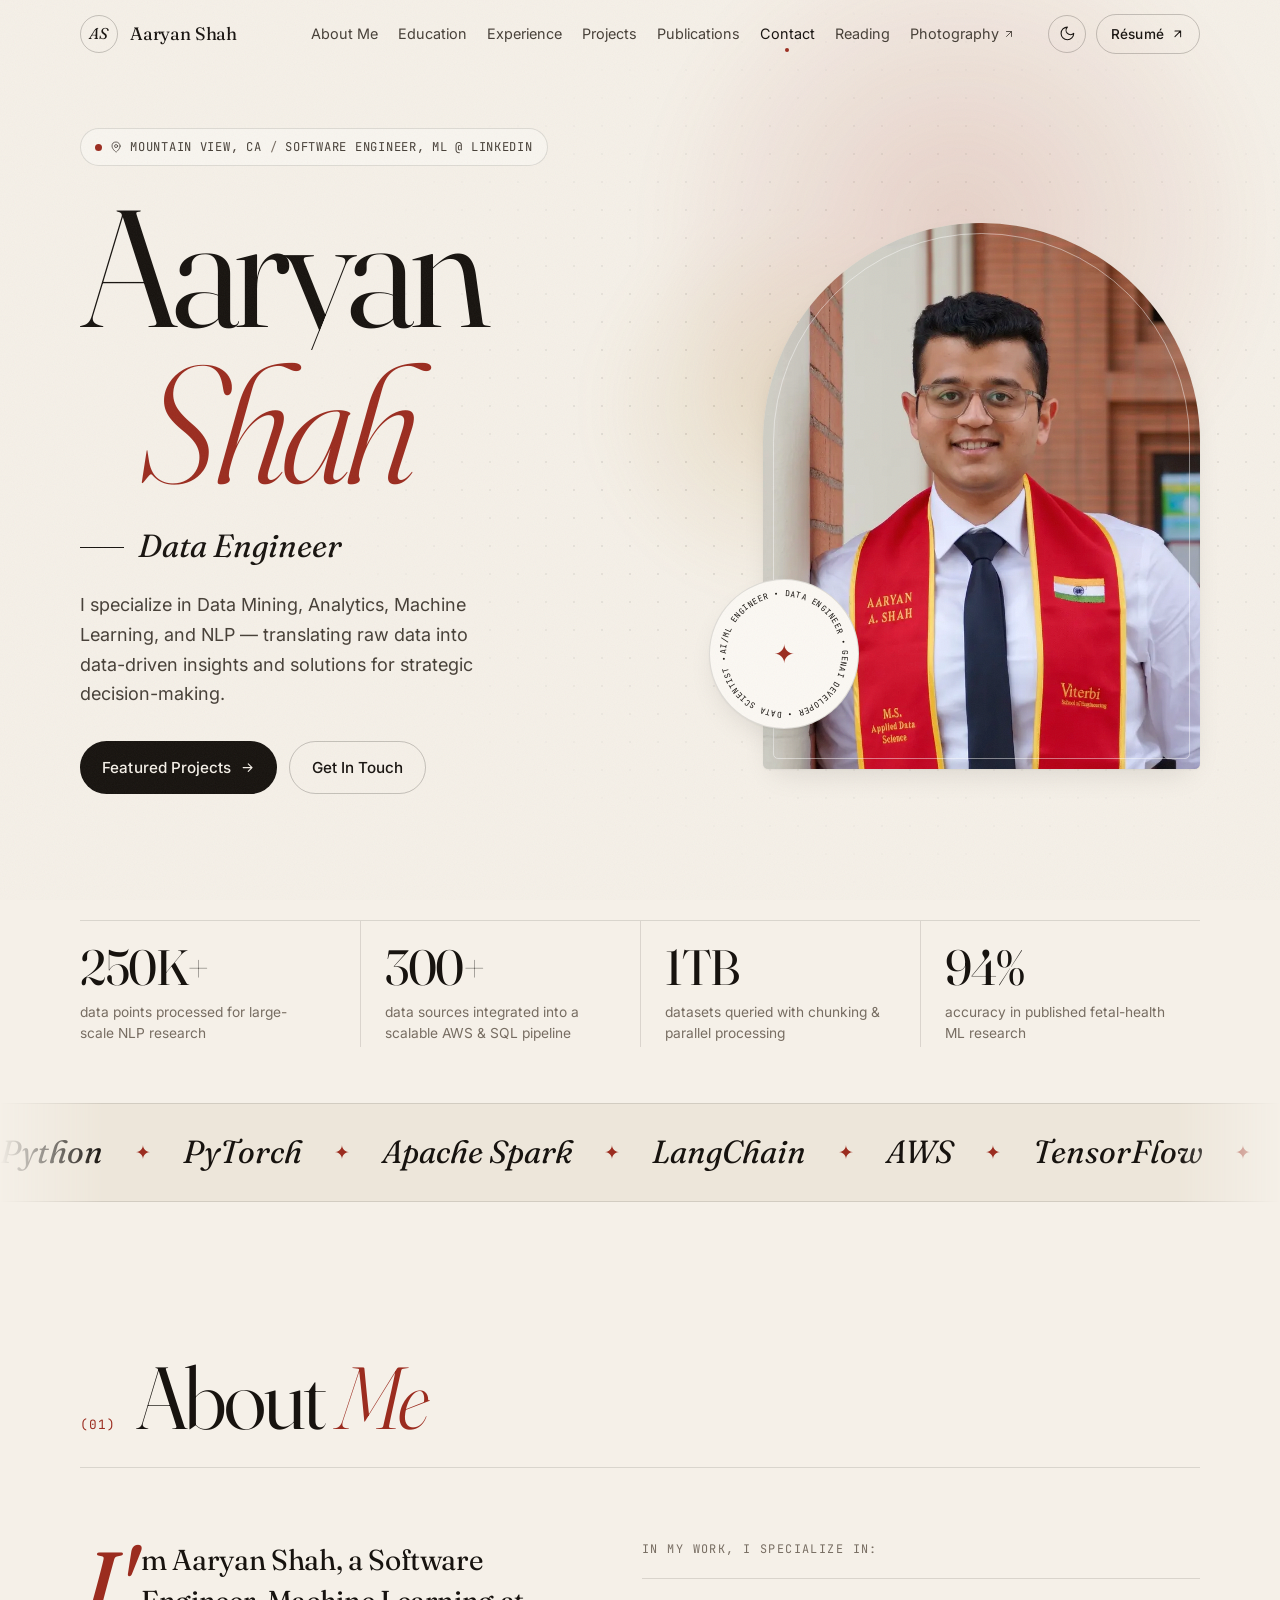
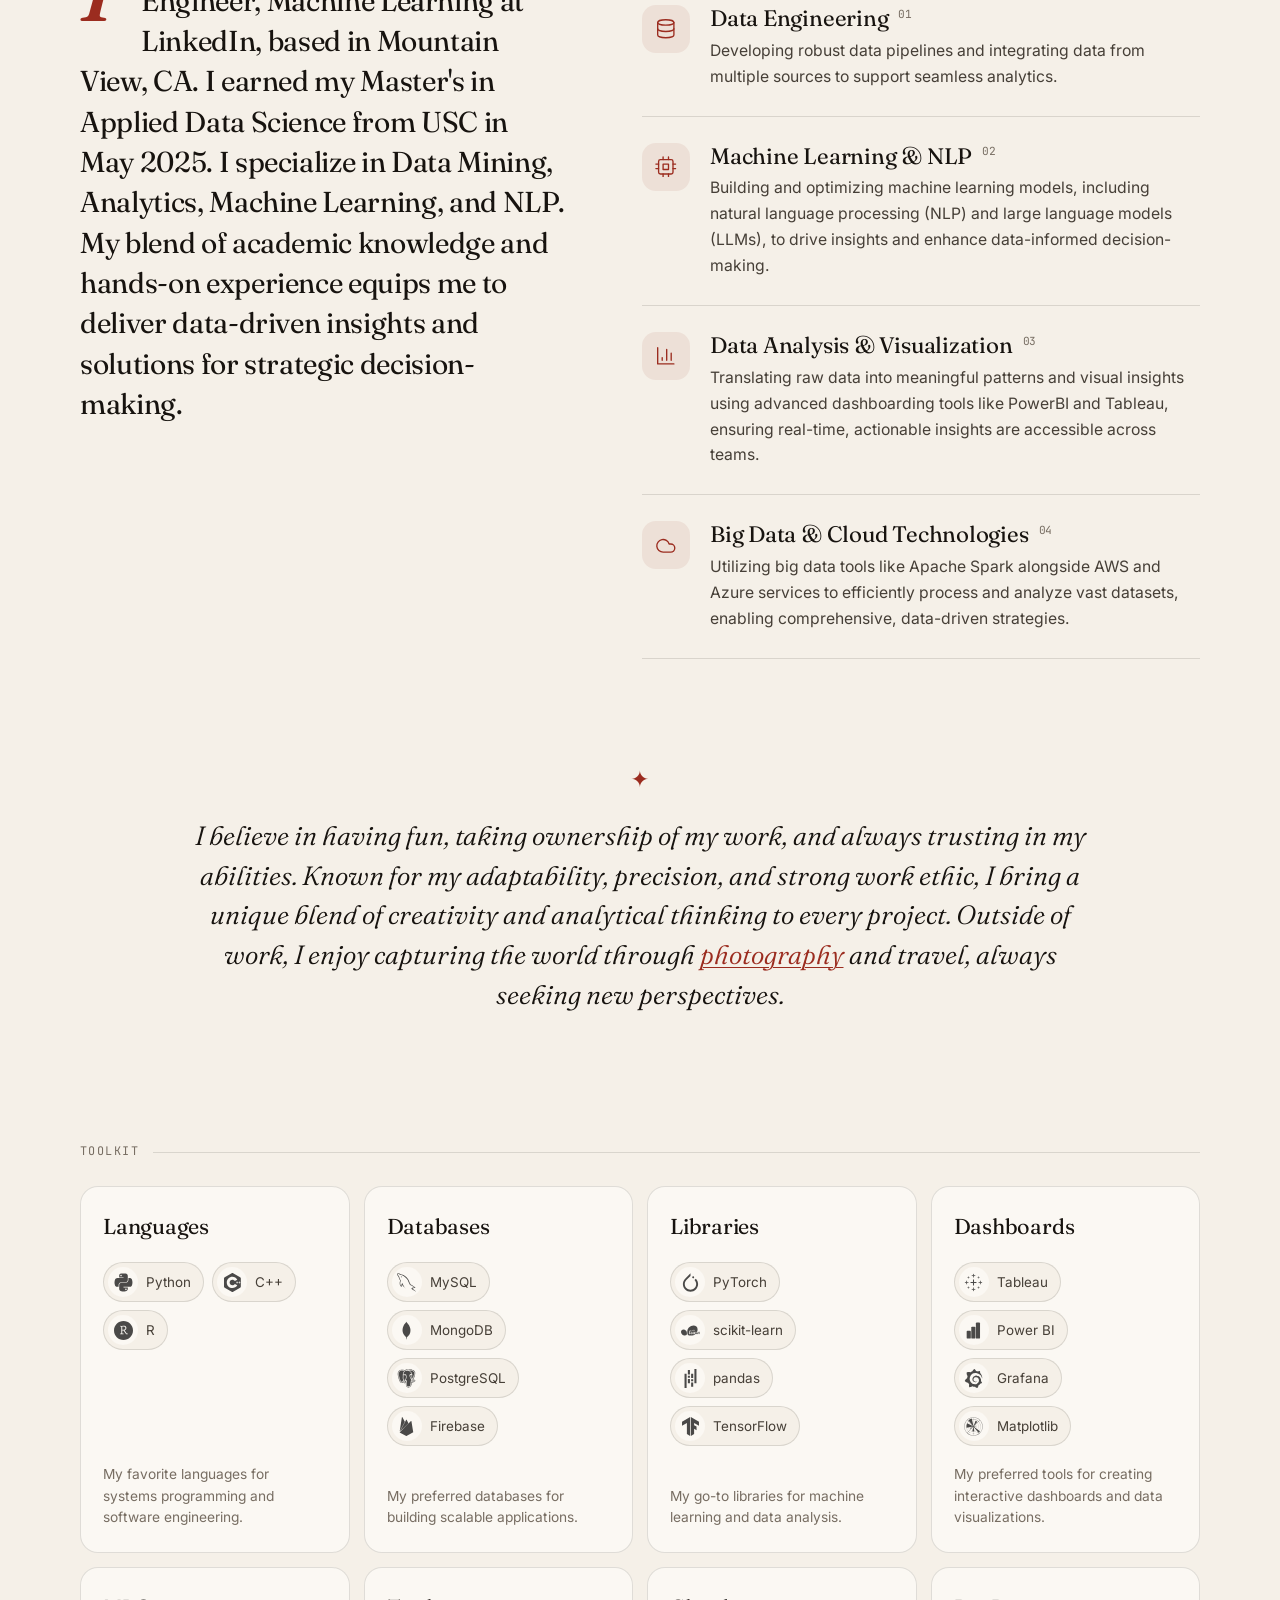
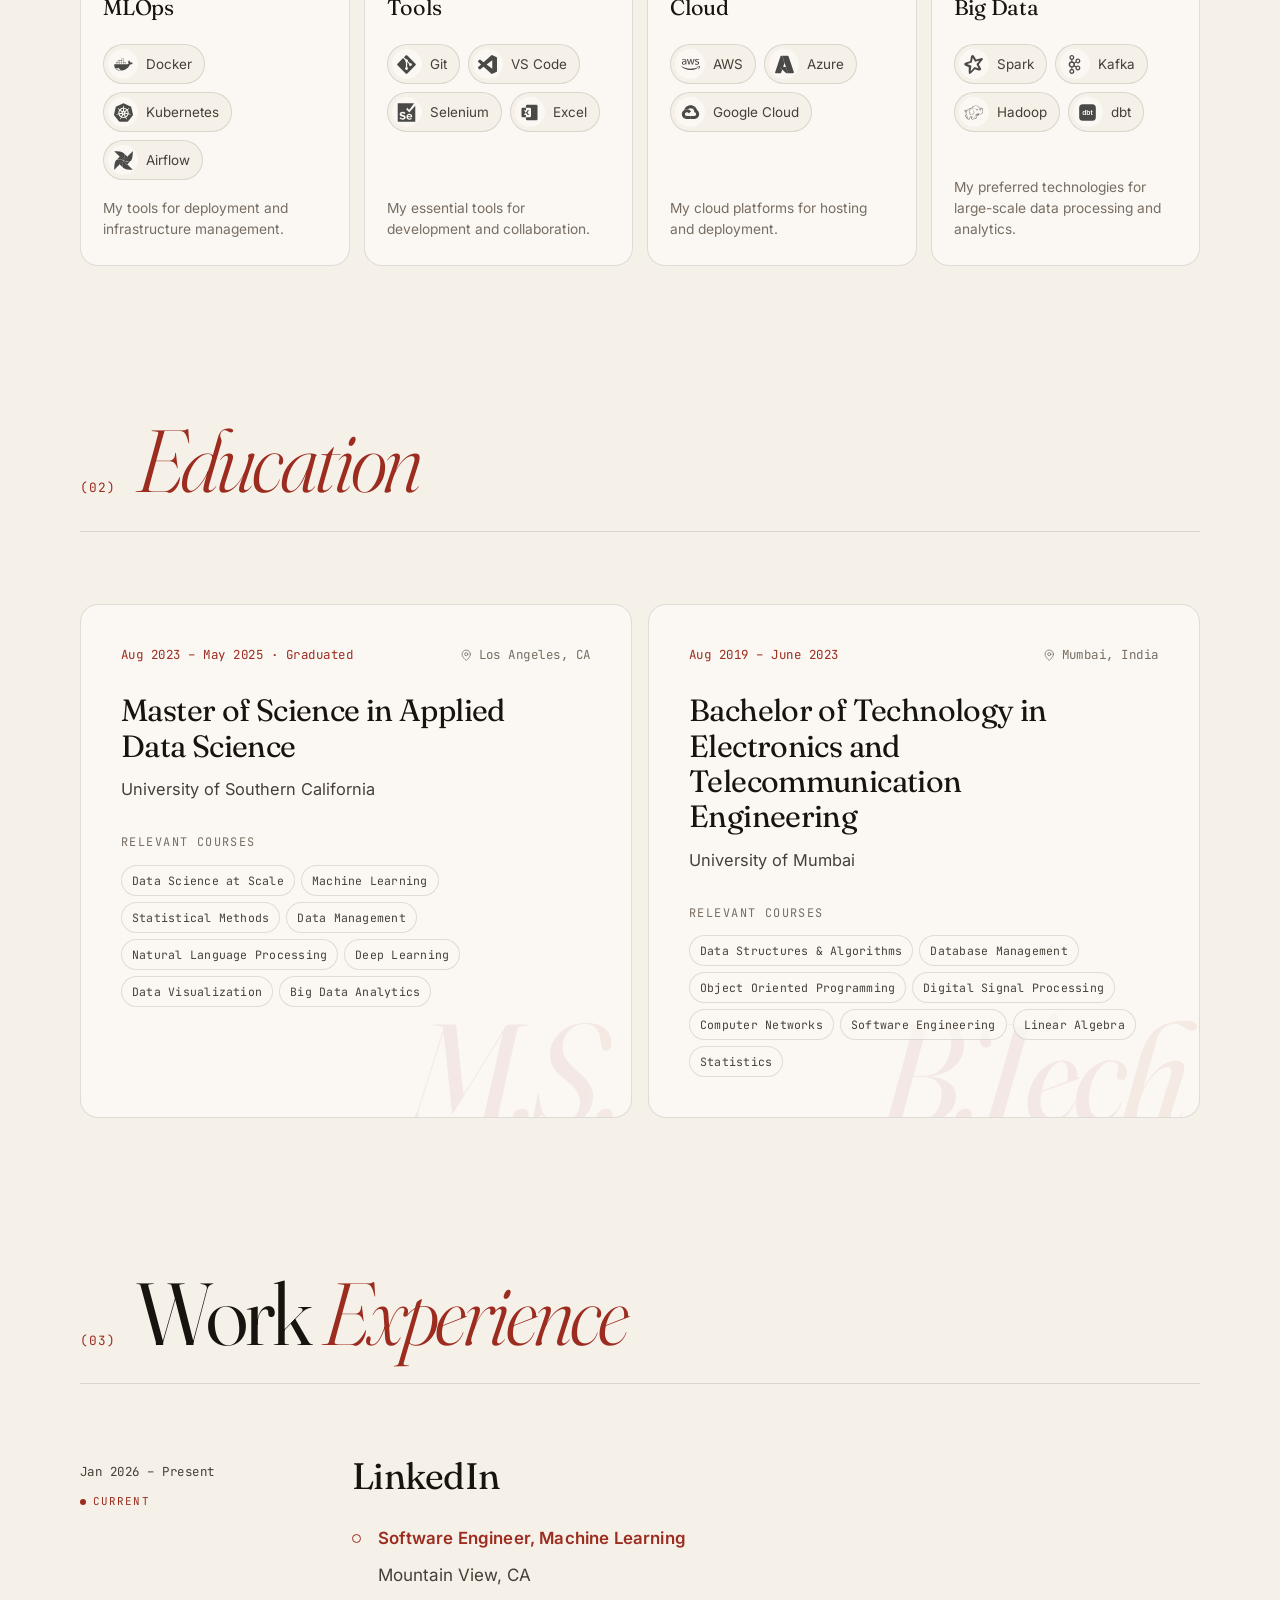
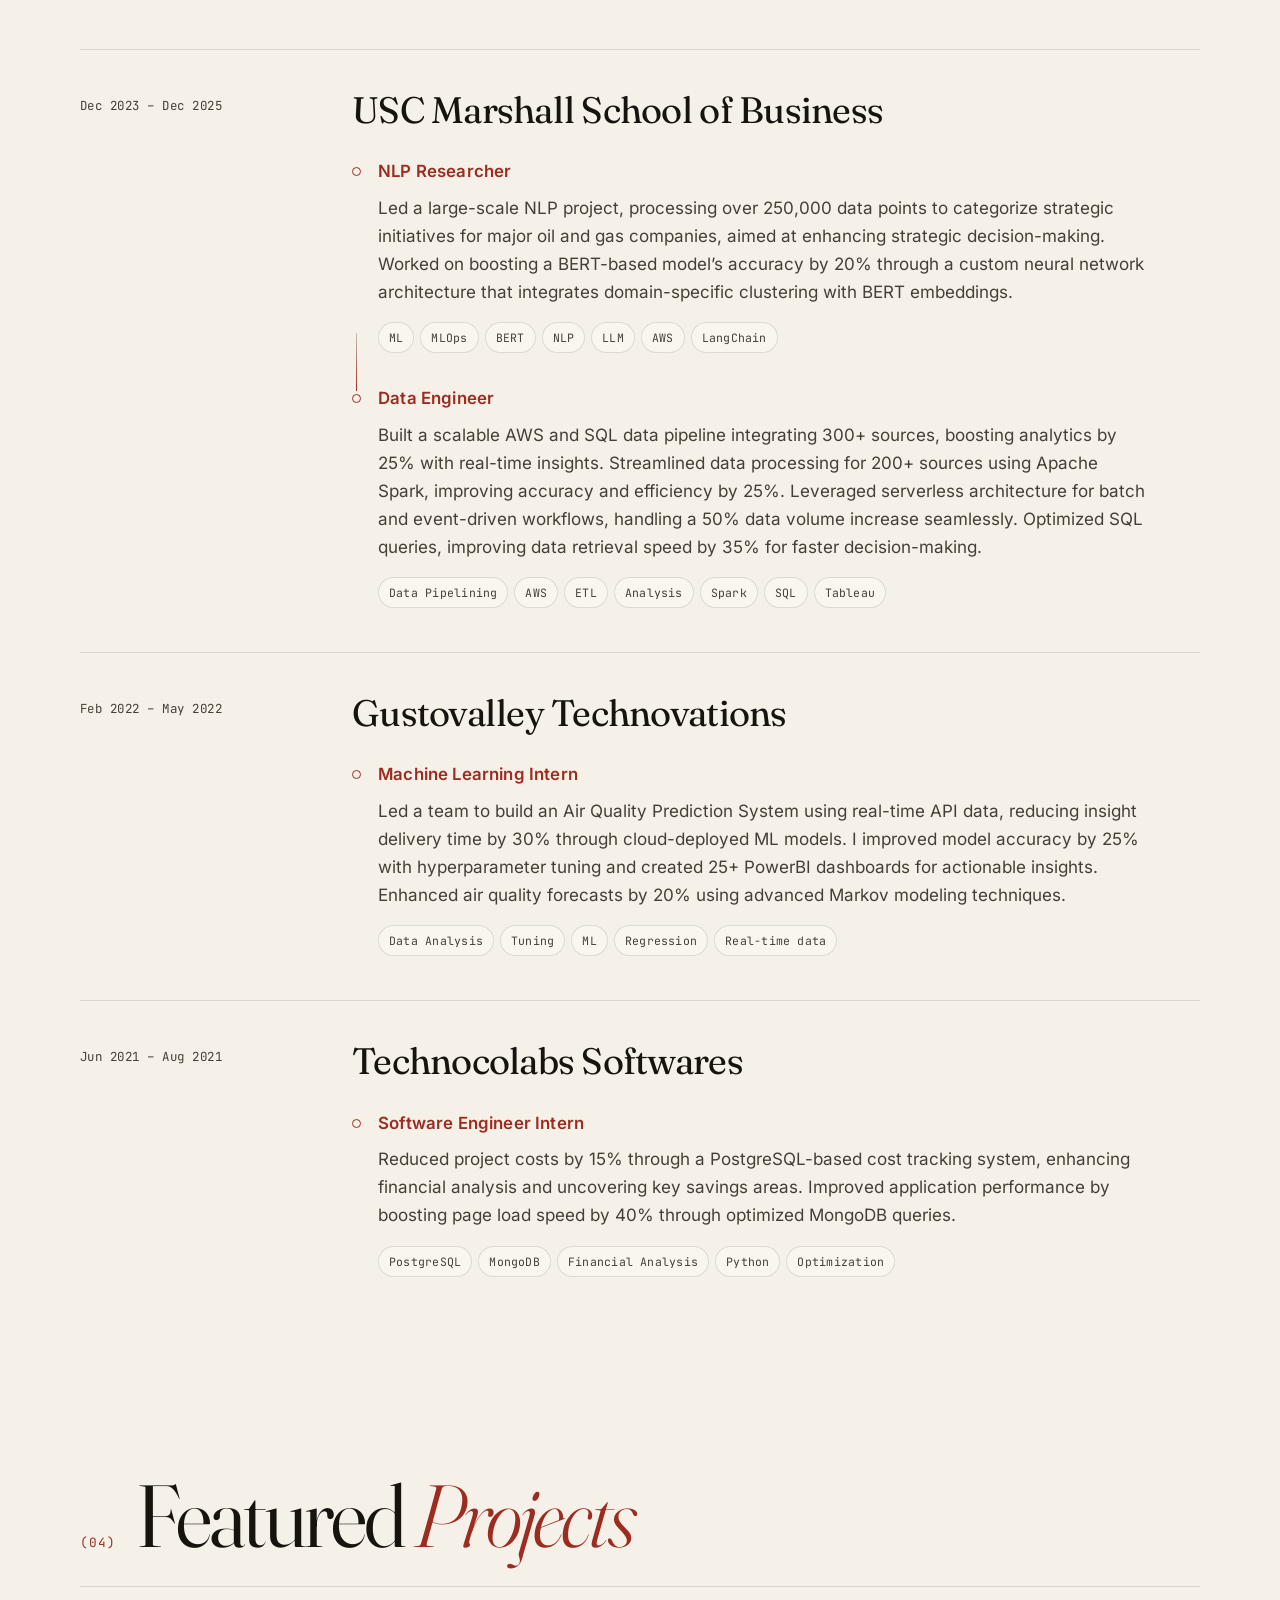
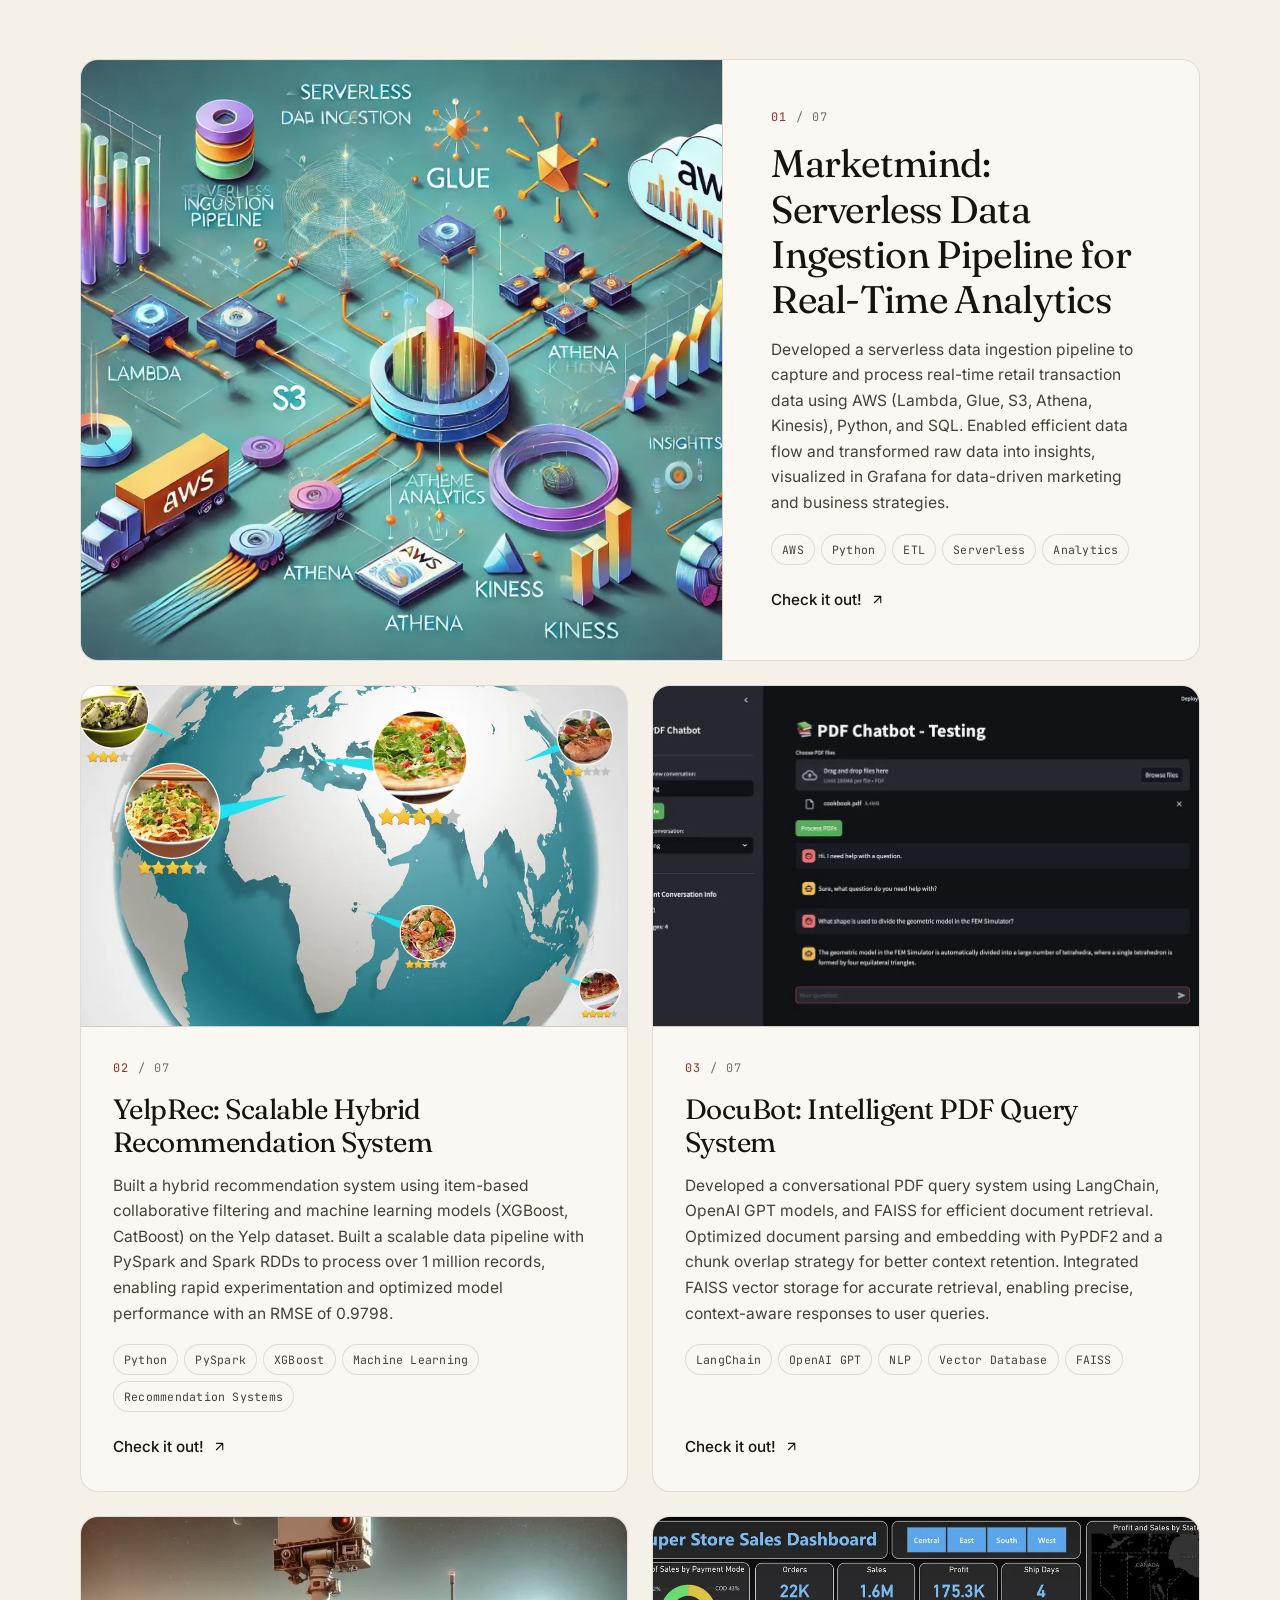
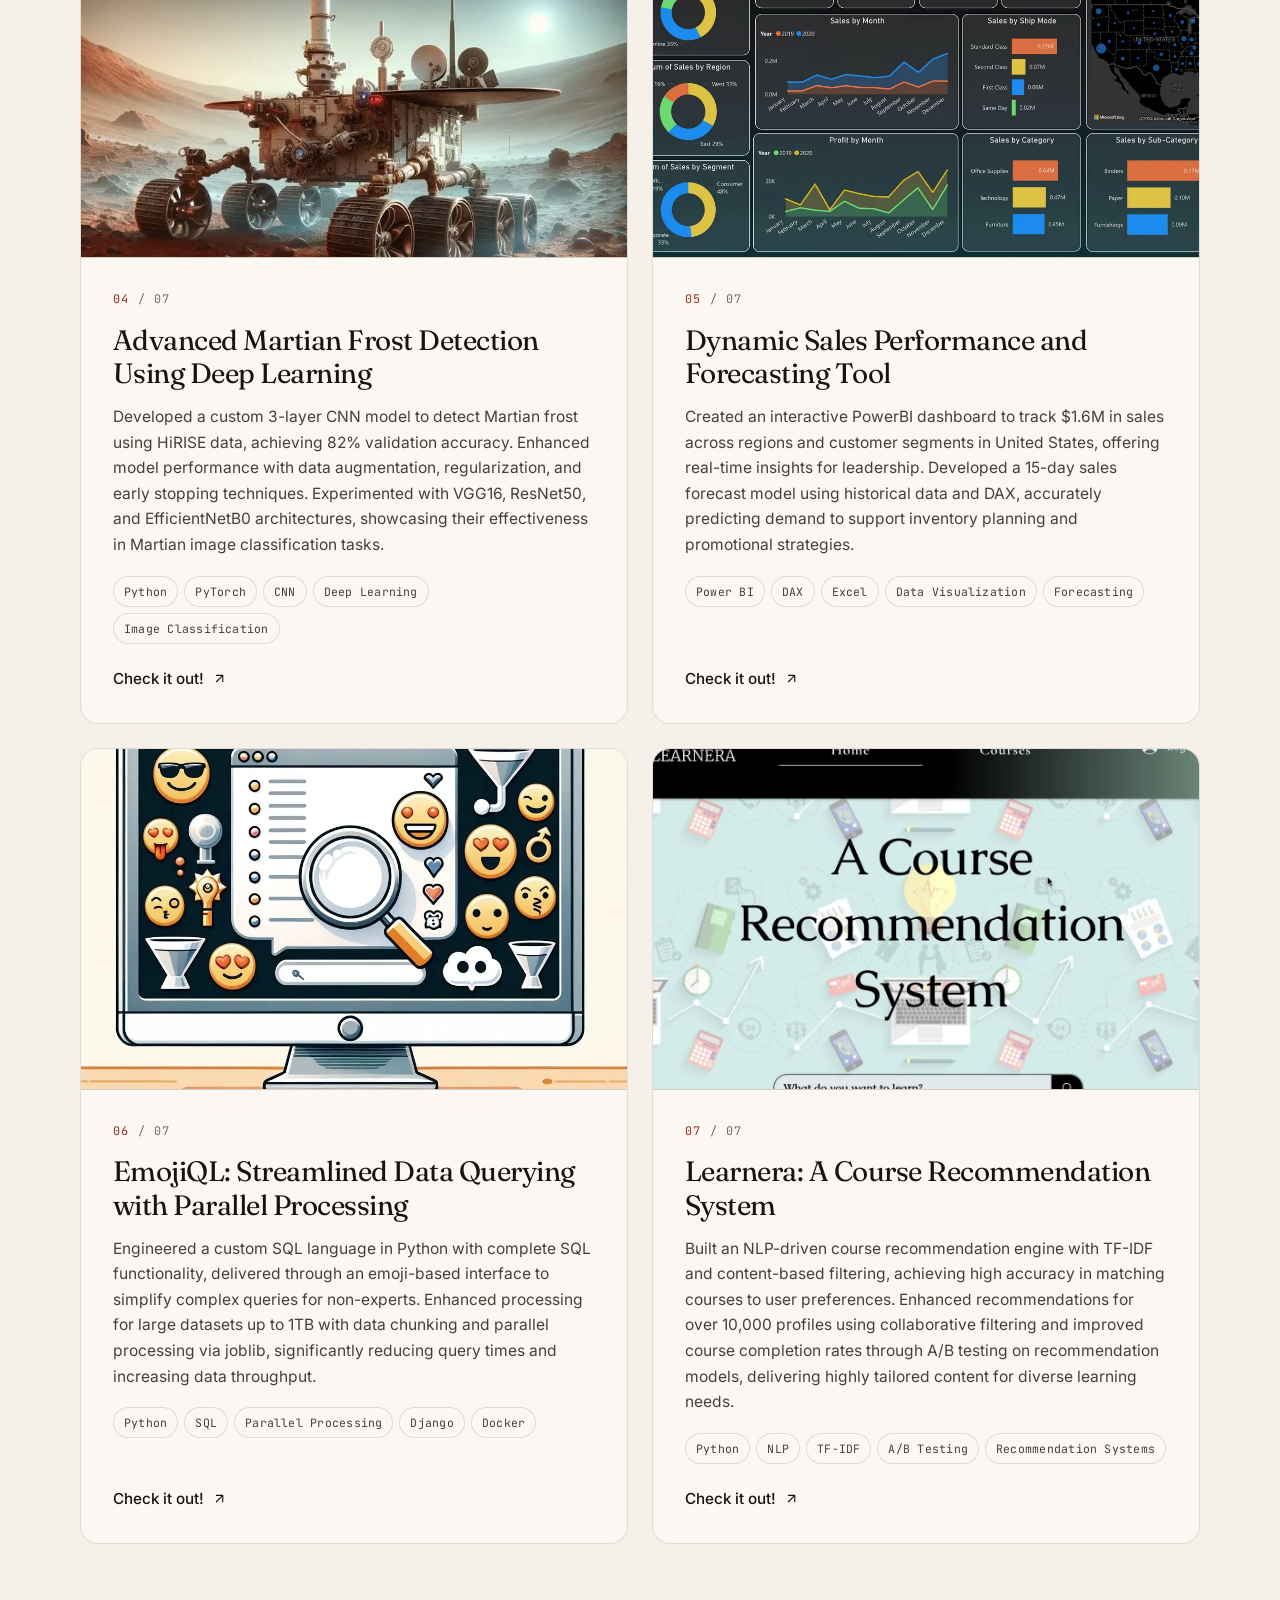
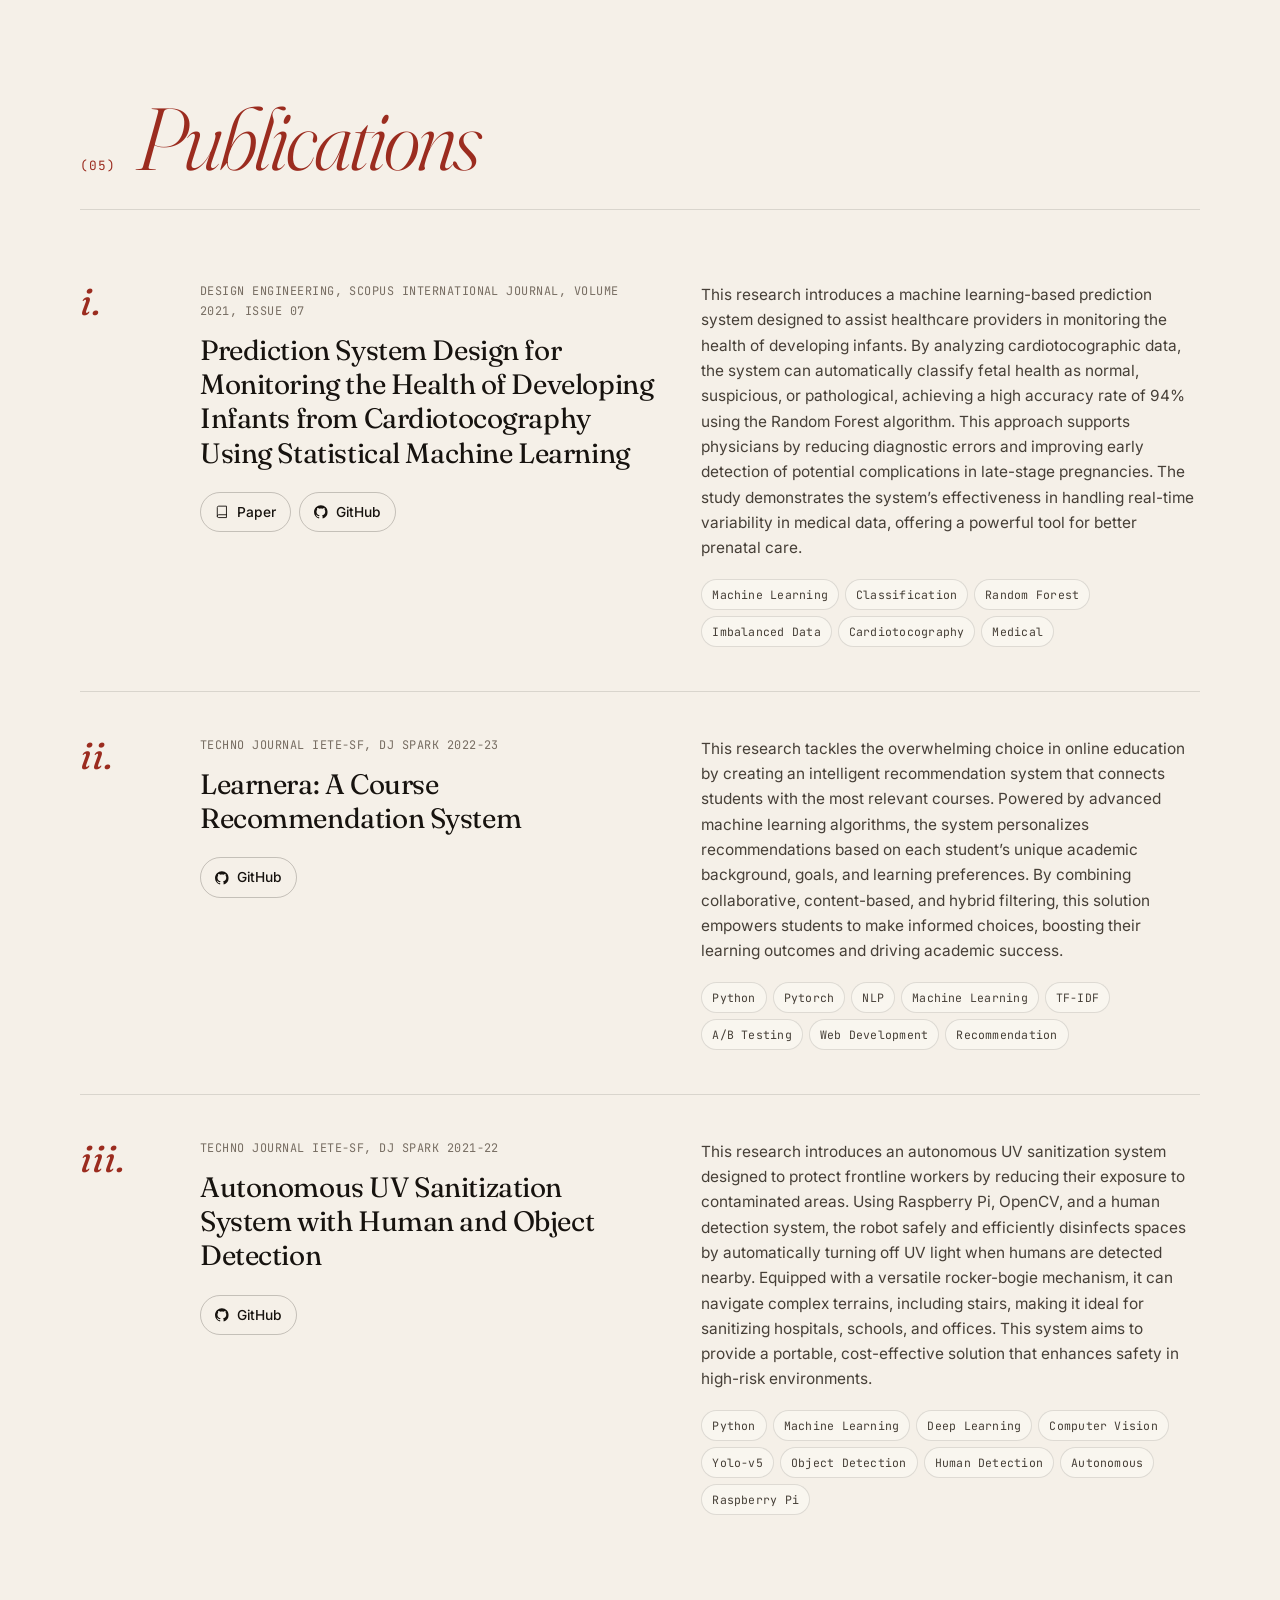
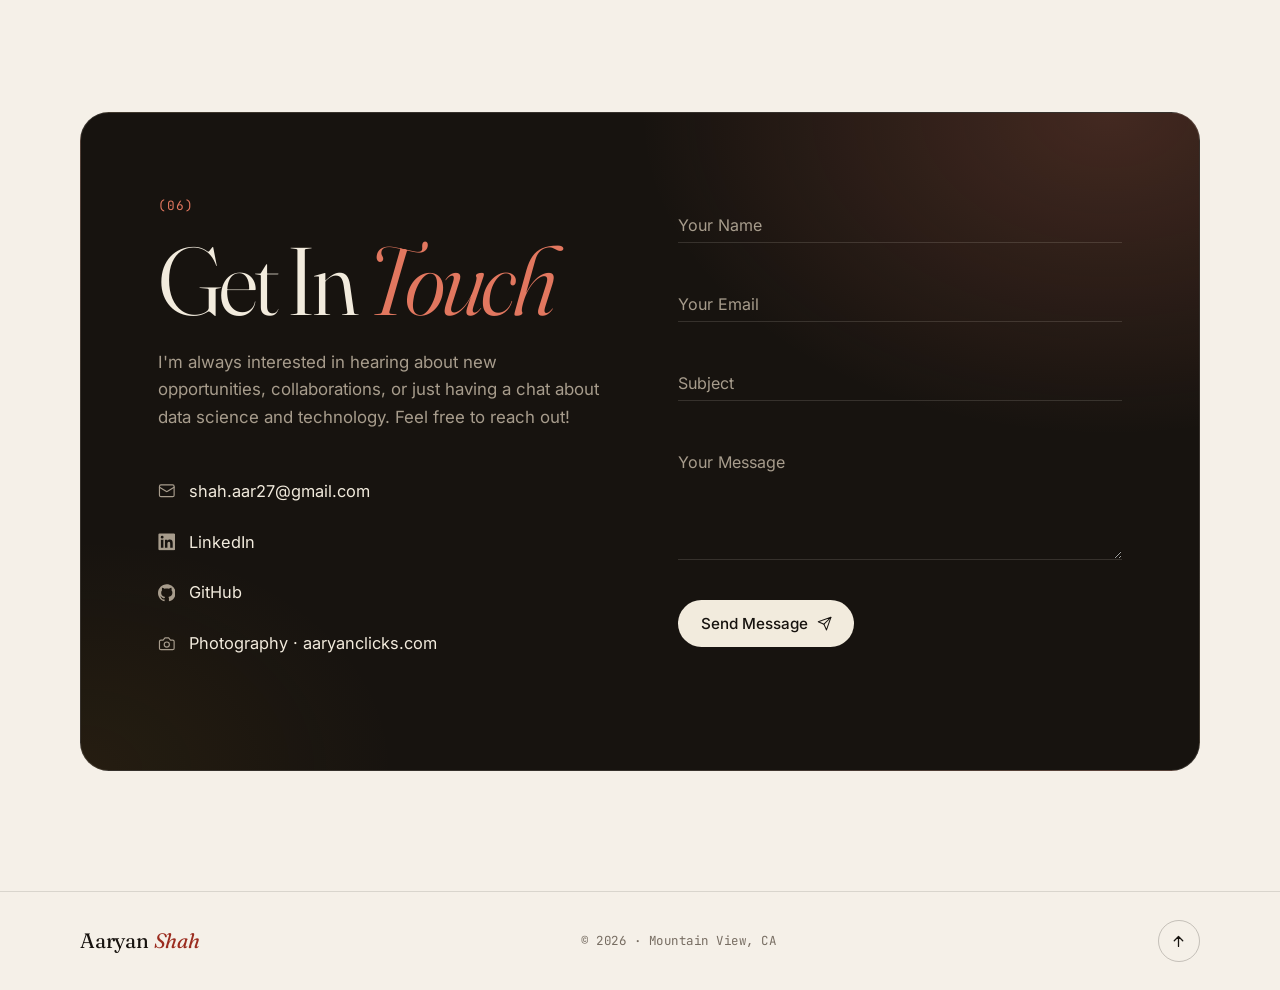
<file: index.html>
<!DOCTYPE html>
<html lang="en">
  <head>
    <meta charset="utf-8" />
    <meta name="viewport" content="width=device-width, initial-scale=1" />
    <title>Aaryan Shah — AI/ML Engineer · Data Engineer · GenAI Developer · Data Scientist</title>
    <meta name="description" content="Aaryan Shah — Software Engineer, Machine Learning at LinkedIn, based in Mountain View, CA. AI/ML Engineer, Data Engineer, GenAI Developer and Data Scientist. Data pipelines, machine learning, NLP and LLMs." />
    <meta name="author" content="Aaryan Shah" />
    <meta name="keywords" content="Aaryan Shah, Data Scientist, Data Engineer, Machine Learning, NLP, GenAI, USC" />
    <meta name="theme-color" content="#F5F0E8" media="(prefers-color-scheme: light)" />
    <meta name="theme-color" content="#0E0C0A" media="(prefers-color-scheme: dark)" />

    <meta property="og:type" content="website" />
    <meta property="og:title" content="Aaryan Shah — Portfolio" />
    <meta property="og:description" content="AI/ML Engineer · Data Engineer · GenAI Developer · Data Scientist" />
    <meta property="og:image" content="assets/site/img/og-image.jpg" />
    <meta name="twitter:card" content="summary_large_image" />

    <link rel="icon" href="assets/site/favicon.svg" type="image/svg+xml" />
    <link rel="alternate icon" href="assets/img/jpg/prof_img_1_nobg.png" />

    <link rel="preload" href="assets/site/fonts/fraunces-latin-opsz-normal.woff2" as="font" type="font/woff2" crossorigin />
    <link rel="preload" href="assets/site/fonts/inter-latin-wght-normal.woff2" as="font" type="font/woff2" crossorigin />
    <link rel="stylesheet" href="assets/site/site.css" />
    <link rel="alternate" type="application/rss+xml" title="Aaryan Shah, reading list" href="reading/feed.xml" />

    <script>
      // Apply the saved (or system) theme before first paint to avoid a flash.
      (function () {
        var d = document.documentElement;
        d.classList.add("js");
        try {
          var t = localStorage.getItem("theme");
          if (t === "light" || t === "dark") d.setAttribute("data-theme", t);
        } catch (e) {}
      })();
    </script>
  </head>

  <body>
    <!-- Icon sprite -->
    <svg width="0" height="0" style="position:absolute" aria-hidden="true">
      <symbol id="i-linkedin" viewBox="0 0 128 128"><path fill="currentColor" d="M116 3H12a8.91 8.91 0 00-9 8.8v104.42a8.91 8.91 0 009 8.78h104a8.93 8.93 0 009-8.81V11.77A8.93 8.93 0 00116 3zM39.17 107H21.06V48.73h18.11zm-9-66.21a10.5 10.5 0 1110.49-10.5 10.5 10.5 0 01-10.54 10.48zM107 107H88.89V78.65c0-6.75-.12-15.44-9.41-15.44s-10.87 7.36-10.87 15V107H50.53V48.73h17.36v8h.24c2.42-4.58 8.32-9.41 17.13-9.41C103.6 47.28 107 59.35 107 75z"/></symbol>
      <symbol id="i-github" viewBox="0 0 24 24"><path fill="currentColor" d="M12 .297c-6.63 0-12 5.373-12 12 0 5.303 3.438 9.8 8.205 11.385.6.113.82-.258.82-.577 0-.285-.01-1.04-.015-2.04-3.338.724-4.042-1.61-4.042-1.61C4.422 18.07 3.633 17.7 3.633 17.7c-1.087-.744.084-.729.084-.729 1.205.084 1.838 1.236 1.838 1.236 1.07 1.835 2.809 1.305 3.495.998.108-.776.417-1.305.76-1.605-2.665-.3-5.466-1.332-5.466-5.93 0-1.31.465-2.38 1.235-3.22-.135-.303-.54-1.523.105-3.176 0 0 1.005-.322 3.3 1.23.96-.267 1.98-.399 3-.405 1.02.006 2.04.138 3 .405 2.28-1.552 3.285-1.23 3.285-1.23.645 1.653.24 2.873.12 3.176.765.84 1.23 1.91 1.23 3.22 0 4.61-2.805 5.625-5.475 5.92.42.36.81 1.096.81 2.22 0 1.606-.015 2.896-.015 3.286 0 .315.21.69.825.57C20.565 22.092 24 17.592 24 12.297c0-6.627-5.373-12-12-12"/></symbol>
        <symbol id="i-file" viewBox="0 0 24 24"><g fill="none" stroke="currentColor" stroke-width="1.6" stroke-linecap="round" stroke-linejoin="round"><path d="M14 2H6a2 2 0 0 0-2 2v16a2 2 0 0 0 2 2h12a2 2 0 0 0 2-2V8z"/><path d="M14 2v6h6M16 13H8M16 17H8M10 9H8"/></g></symbol>
        <symbol id="i-mail" viewBox="0 0 24 24"><g fill="none" stroke="currentColor" stroke-width="1.6" stroke-linecap="round" stroke-linejoin="round"><rect x="2" y="4" width="20" height="16" rx="2"/><path d="m22 7-8.97 5.7a1.94 1.94 0 0 1-2.06 0L2 7"/></g></symbol>
        <symbol id="i-arrow-ur" viewBox="0 0 24 24"><g fill="none" stroke="currentColor" stroke-width="1.8" stroke-linecap="round" stroke-linejoin="round"><path d="M7 17 17 7M7 7h10v10"/></g></symbol>
        <symbol id="i-arrow-r" viewBox="0 0 24 24"><g fill="none" stroke="currentColor" stroke-width="1.8" stroke-linecap="round" stroke-linejoin="round"><path d="M5 12h14M13 6l6 6-6 6"/></g></symbol>
        <symbol id="i-arrow-up" viewBox="0 0 24 24"><g fill="none" stroke="currentColor" stroke-width="1.8" stroke-linecap="round" stroke-linejoin="round"><path d="M12 19V5M6 11l6-6 6 6"/></g></symbol>
        <symbol id="i-sun" viewBox="0 0 24 24"><g fill="none" stroke="currentColor" stroke-width="1.6" stroke-linecap="round" stroke-linejoin="round"><circle cx="12" cy="12" r="4"/><path d="M12 2v2M12 20v2M4.93 4.93l1.41 1.41M17.66 17.66l1.41 1.41M2 12h2M20 12h2M6.34 17.66l-1.41 1.41M19.07 4.93l-1.41 1.41"/></g></symbol>
        <symbol id="i-moon" viewBox="0 0 24 24"><g fill="none" stroke="currentColor" stroke-width="1.6" stroke-linecap="round" stroke-linejoin="round"><path d="M12 3a6 6 0 0 0 9 9 9 9 0 1 1-9-9z"/></g></symbol>
        <symbol id="i-pin" viewBox="0 0 24 24"><g fill="none" stroke="currentColor" stroke-width="1.6" stroke-linecap="round" stroke-linejoin="round"><path d="M20 10c0 6-8 12-8 12s-8-6-8-12a8 8 0 0 1 16 0z"/><circle cx="12" cy="10" r="3"/></g></symbol>
        <symbol id="i-send" viewBox="0 0 24 24"><g fill="none" stroke="currentColor" stroke-width="1.6" stroke-linecap="round" stroke-linejoin="round"><path d="m22 2-7 20-4-9-9-4z"/><path d="M22 2 11 13"/></g></symbol>
        <symbol id="i-database" viewBox="0 0 24 24"><g fill="none" stroke="currentColor" stroke-width="1.5" stroke-linecap="round" stroke-linejoin="round"><ellipse cx="12" cy="5" rx="9" ry="3"/><path d="M3 5v14c0 1.66 4 3 9 3s9-1.34 9-3V5"/><path d="M3 12c0 1.66 4 3 9 3s9-1.34 9-3"/></g></symbol>
        <symbol id="i-brain" viewBox="0 0 24 24"><g fill="none" stroke="currentColor" stroke-width="1.5" stroke-linecap="round" stroke-linejoin="round"><rect x="4" y="4" width="16" height="16" rx="2"/><rect x="9" y="9" width="6" height="6"/><path d="M9 1v3M15 1v3M9 20v3M15 20v3M20 9h3M20 14h3M1 9h3M1 14h3"/></g></symbol>
        <symbol id="i-chart" viewBox="0 0 24 24"><g fill="none" stroke="currentColor" stroke-width="1.5" stroke-linecap="round" stroke-linejoin="round"><path d="M3 3v18h18"/><path d="M18 17V9M13 17V5M8 17v-3"/></g></symbol>
        <symbol id="i-cloud" viewBox="0 0 24 24"><g fill="none" stroke="currentColor" stroke-width="1.5" stroke-linecap="round" stroke-linejoin="round"><path d="M17.5 19H9a7 7 0 1 1 6.71-9h1.79a4.5 4.5 0 1 1 0 9z"/></g></symbol>
        <symbol id="i-camera" viewBox="0 0 24 24"><g fill="none" stroke="currentColor" stroke-width="1.6" stroke-linecap="round" stroke-linejoin="round"><path d="M14.5 4h-5L7 7H4a2 2 0 0 0-2 2v9a2 2 0 0 0 2 2h16a2 2 0 0 0 2-2V9a2 2 0 0 0-2-2h-3z"/><circle cx="12" cy="13" r="3.5"/></g></symbol>
        <symbol id="i-paper" viewBox="0 0 24 24"><g fill="none" stroke="currentColor" stroke-width="1.6" stroke-linecap="round" stroke-linejoin="round"><path d="M4 19.5v-15A2.5 2.5 0 0 1 6.5 2H20v20H6.5a2.5 2.5 0 0 1 0-5H20"/></g></symbol>
    </svg>

    <a class="skip-link" href="#main">Skip to content</a>
    <div class="progress" aria-hidden="true"><span></span></div>

    <!-- Navigation -->
    <header class="nav" id="nav">
      <div class="nav-inner">
        <a class="brand" href="#top" aria-label="Aaryan Shah — back to top">
          <span class="brand-mark">AS</span>
          <span class="brand-name">Aaryan Shah</span>
        </a>
        <nav class="nav-links" aria-label="Primary">
          <a href="#about">About Me</a>
          <a href="#education">Education</a>
          <a href="#experience">Experience</a>
          <a href="#projects">Projects</a>
          <a href="#publications">Publications</a>
          <a href="#contact">Contact</a>
          <a href="reading/">Reading</a>
          <a class="nav-ext" href="https://aaryanclicks.com/" target="_blank" rel="noopener">Photography <svg aria-hidden="true"><use href="#i-arrow-ur" /></svg></a>
        </nav>
        <div class="nav-actions">
          <button class="theme-toggle" id="theme-toggle" type="button" aria-label="Toggle dark mode">
            <svg class="i-sun" aria-hidden="true"><use href="#i-sun" /></svg>
            <svg class="i-moon" aria-hidden="true"><use href="#i-moon" /></svg>
          </button>
          <a class="btn btn-sm btn-outline nav-resume" target="_blank" rel="noopener" href="https://drive.google.com/file/d/1o-hSDuU1eyi58XIbdlitKkuIcR2H6NIx/view?usp=sharing">
            Résumé <svg aria-hidden="true"><use href="#i-arrow-ur" /></svg>
          </a>
          <button class="menu-toggle" id="menu-toggle" type="button" aria-label="Open menu" aria-expanded="false" aria-controls="mobile-menu">
            <span></span><span></span>
          </button>
        </div>
      </div>
    </header>

    <div class="mobile-menu" id="mobile-menu" hidden>
      <nav aria-label="Mobile">
        <a href="#about"><span>01</span>About Me</a>
        <a href="#education"><span>02</span>Education</a>
        <a href="#experience"><span>03</span>Experience</a>
        <a href="#projects"><span>04</span>Projects</a>
        <a href="#publications"><span>05</span>Publications</a>
        <a href="#contact"><span>06</span>Contact</a>
        <a href="reading/"><span>07</span>Reading</a>
        <a href="https://aaryanclicks.com/" target="_blank" rel="noopener"><span>08</span>Photography ↗</a>
      </nav>
      <a class="btn btn-solid" target="_blank" rel="noopener" href="https://drive.google.com/file/d/1o-hSDuU1eyi58XIbdlitKkuIcR2H6NIx/view?usp=sharing">Résumé <svg aria-hidden="true"><use href="#i-arrow-ur" /></svg></a>
    </div>

    <main id="main">
      <!-- Hero -->
      <section class="hero" id="top">
        <div class="hero-glow" aria-hidden="true"></div>
        <div class="container hero-grid">
          <div class="hero-copy">
            <p class="eyebrow reveal">
              <span class="eb-item"><span class="dot" aria-hidden="true"></span><svg aria-hidden="true"><use href="#i-pin" /></svg>Mountain View, CA</span>
              <span class="sep" aria-hidden="true">/</span>
              <span class="eb-item">Software Engineer, ML @ LinkedIn</span>
            </p>
            <h1 class="hero-title">
              <span class="line"><span class="word">Aaryan</span></span>
              <span class="line"><span class="word"><em>Shah</em></span></span>
            </h1>
            <p class="roles reveal" aria-label="AI/ML Engineer, Data Engineer, GenAI Developer, Data Scientist">
              <span class="roles-dash" aria-hidden="true"></span>
              <span class="roles-track" aria-hidden="true">
                <span class="is-active">AI/ML Engineer</span>
                <span>Data Engineer</span>
                <span>GenAI Developer</span>
                <span>Data Scientist</span>
              </span>
            </p>
            <p class="hero-lede reveal">I specialize in Data Mining, Analytics, Machine Learning, and NLP — translating raw data into data-driven insights and solutions for strategic decision-making.</p>
            <div class="hero-cta reveal">
              <a class="btn btn-solid" href="#projects">Featured Projects <svg aria-hidden="true"><use href="#i-arrow-r" /></svg></a>
              <a class="btn btn-outline" href="#contact">Get In Touch</a>
            </div>
            <ul class="socials reveal" aria-label="Links">
              <li><a aria-label="My LinkedIn Profile" target="_blank" rel="noopener" href="https://www.linkedin.com/in/aaryanshah27/"><svg aria-hidden="true"><use href="#i-linkedin" /></svg></a></li>
              <li><a aria-label="My Github Profile" target="_blank" rel="noopener" href="https://github.com/Aaryan04"><svg aria-hidden="true"><use href="#i-github" /></svg></a></li>
              <li><a aria-label="My Photography Portfolio" target="_blank" rel="noopener" href="https://aaryanclicks.com/"><svg aria-hidden="true"><use href="#i-camera" /></svg></a></li>
              <li><a aria-label="My Résumé" target="_blank" rel="noopener" href="https://drive.google.com/file/d/1o-hSDuU1eyi58XIbdlitKkuIcR2H6NIx/view?usp=sharing"><svg aria-hidden="true"><use href="#i-file" /></svg></a></li>
              <li><a aria-label="Send Email" href="mailto:shah.aar27@gmail.com"><svg aria-hidden="true"><use href="#i-mail" /></svg></a></li>
            </ul>
          </div>

          <div class="hero-visual reveal">
            <figure class="portrait">
              <img src="assets/site/img/portrait.webp" alt="Aaryan Shah at his USC graduation" width="1000" height="1000" fetchpriority="high" />
            </figure>
            <div class="badge" aria-hidden="true">
              <svg viewBox="0 0 200 200">
                <defs><path id="badge-circle" d="M100,100 m-78,0 a78,78 0 1,1 156,0 a78,78 0 1,1 -156,0" /></defs>
                <text textLength="486" lengthAdjust="spacing"><textPath href="#badge-circle" textLength="486" lengthAdjust="spacing">AI/ML ENGINEER • DATA ENGINEER • GENAI DEVELOPER • DATA SCIENTIST •</textPath></text>
              </svg>
              <span class="badge-core">✦</span>
            </div>
          </div>
        </div>

        <div class="container">
          <dl class="stats">
            <div class="stat reveal"><dt><span class="count" data-to="250" data-suffix="K+">250K+</span></dt><dd>data points processed for large-scale NLP research</dd></div>
            <div class="stat reveal"><dt><span class="count" data-to="300" data-suffix="+">300+</span></dt><dd>data sources integrated into a scalable AWS &amp; SQL pipeline</dd></div>
            <div class="stat reveal"><dt><span class="count" data-to="1" data-suffix="TB">1TB</span></dt><dd>datasets queried with chunking &amp; parallel processing</dd></div>
            <div class="stat reveal"><dt><span class="count" data-to="94" data-suffix="%">94%</span></dt><dd>accuracy in published fetal-health ML research</dd></div>
          </dl>
        </div>
      </section>

      <!-- Marquee -->
      <div class="marquee" aria-hidden="true">
        <div class="marquee-track">
          <span>Python</span><i>✦</i><span>PyTorch</span><i>✦</i><span>Apache Spark</span><i>✦</i><span>LangChain</span><i>✦</i><span>AWS</span><i>✦</i><span>TensorFlow</span><i>✦</i><span>Kafka</span><i>✦</i><span>Airflow</span><i>✦</i><span>PostgreSQL</span><i>✦</i><span>Power BI</span><i>✦</i><span>Tableau</span><i>✦</i><span>Docker</span><i>✦</i><span>Kubernetes</span><i>✦</i><span>BERT</span><i>✦</i><span>scikit-learn</span><i>✦</i><span>dbt</span><i>✦</i>
        </div>
      </div>

      <!-- About -->
      <section class="section" id="about">
        <div class="container">
          <header class="sec-head reveal">
            <span class="sec-num">01</span>
            <h2 class="sec-title">About <em>Me</em></h2>
          </header>

          <div class="about-grid">
            <div class="about-lead reveal">
              <p>
                I'm Aaryan Shah, a Software Engineer, Machine Learning at LinkedIn, based in Mountain View, CA. I earned my Master's in Applied Data Science from USC in May 2025. I specialize in Data Mining, Analytics, Machine Learning, and NLP. My blend of academic knowledge and hands-on experience equips me to deliver data-driven insights and solutions for strategic decision-making.
              </p>
            </div>

            <div class="about-focus">
              <p class="kicker reveal">In my work, I specialize in:</p>
              <ol class="focus-list">
                <li class="focus reveal">
                  <span class="focus-icon"><svg aria-hidden="true"><use href="#i-database" /></svg></span>
                  <h3>Data Engineering</h3>
                  <p>Developing robust data pipelines and integrating data from multiple sources to support seamless analytics.</p>
                </li>
                <li class="focus reveal">
                  <span class="focus-icon"><svg aria-hidden="true"><use href="#i-brain" /></svg></span>
                  <h3>Machine Learning &amp; NLP</h3>
                  <p>Building and optimizing machine learning models, including natural language processing (NLP) and large language models (LLMs), to drive insights and enhance data-informed decision-making.</p>
                </li>
                <li class="focus reveal">
                  <span class="focus-icon"><svg aria-hidden="true"><use href="#i-chart" /></svg></span>
                  <h3>Data Analysis &amp; Visualization</h3>
                  <p>Translating raw data into meaningful patterns and visual insights using advanced dashboarding tools like PowerBI and Tableau, ensuring real-time, actionable insights are accessible across teams.</p>
                </li>
                <li class="focus reveal">
                  <span class="focus-icon"><svg aria-hidden="true"><use href="#i-cloud" /></svg></span>
                  <h3>Big Data &amp; Cloud Technologies</h3>
                  <p>Utilizing big data tools like Apache Spark alongside AWS and Azure services to efficiently process and analyze vast datasets, enabling comprehensive, data-driven strategies.</p>
                </li>
              </ol>
            </div>
          </div>

          <blockquote class="about-quote reveal">
            <span class="quote-mark" aria-hidden="true">✦</span>
            <p>I believe in having fun, taking ownership of my work, and always trusting in my abilities. Known for my adaptability, precision, and strong work ethic, I bring a unique blend of creativity and analytical thinking to every project. Outside of work, I enjoy capturing the world through <a class="inline-link" href="https://aaryanclicks.com/" target="_blank" rel="noopener">photography</a> and travel, always seeking new perspectives.</p>
          </blockquote>

          <!-- Toolkit -->
          <div class="toolkit">
            <h3 class="sub-label reveal">Toolkit</h3>
            <div class="tool-grid">
              <article class="tool-card reveal">
                <h4>Languages</h4>
                <ul class="tools">
                  <li><span class="tool-icon"><img class="ico-mono" src="assets/site/icons/python-mono.svg" alt="" loading="lazy" /><img class="ico-color" src="assets/site/icons/python.svg" alt="" loading="lazy" /></span><span>Python</span></li>
                  <li><span class="tool-icon"><img class="ico-mono" src="assets/site/icons/cplusplus-mono.svg" alt="" loading="lazy" /><img class="ico-color" src="assets/site/icons/cplusplus.svg" alt="" loading="lazy" /></span><span>C++</span></li>
                  <li><span class="tool-icon"><img class="ico-mono" src="assets/site/icons/rstudio-mono.svg" alt="" loading="lazy" /><img class="ico-color" src="assets/site/icons/rstudio.svg" alt="" loading="lazy" /></span><span>R</span></li>
                </ul>
                <p>My favorite languages for systems programming and software engineering.</p>
              </article>
              <article class="tool-card reveal">
                <h4>Databases</h4>
                <ul class="tools">
                  <li><span class="tool-icon"><img class="ico-mono" src="assets/site/icons/mysql-mono.svg" alt="" loading="lazy" /><img class="ico-color" src="assets/site/icons/mysql.svg" alt="" loading="lazy" /></span><span>MySQL</span></li>
                  <li><span class="tool-icon"><img class="ico-mono" src="assets/site/icons/mongodb-mono.svg" alt="" loading="lazy" /><img class="ico-color" src="assets/site/icons/mongodb.svg" alt="" loading="lazy" /></span><span>MongoDB</span></li>
                  <li><span class="tool-icon"><img class="ico-mono" src="assets/site/icons/postgresql-mono.svg" alt="" loading="lazy" /><img class="ico-color" src="assets/site/icons/postgresql.svg" alt="" loading="lazy" /></span><span>PostgreSQL</span></li>
                  <li><span class="tool-icon"><img class="ico-mono" src="assets/site/icons/firebase-mono.svg" alt="" loading="lazy" /><img class="ico-color" src="assets/site/icons/firebase.svg" alt="" loading="lazy" /></span><span>Firebase</span></li>
                </ul>
                <p>My preferred databases for building scalable applications.</p>
              </article>
              <article class="tool-card reveal">
                <h4>Libraries</h4>
                <ul class="tools">
                  <li><span class="tool-icon"><img class="ico-mono" src="assets/site/icons/pytorch-mono.svg" alt="" loading="lazy" /><img class="ico-color" src="assets/site/icons/pytorch.svg" alt="" loading="lazy" /></span><span>PyTorch</span></li>
                  <li><span class="tool-icon"><img class="ico-mono" src="assets/site/icons/scikitlearn-mono.svg" alt="" loading="lazy" /><img class="ico-color" src="assets/site/icons/scikitlearn.svg" alt="" loading="lazy" /></span><span>scikit-learn</span></li>
                  <li><span class="tool-icon"><img class="ico-mono" src="assets/site/icons/pandas-mono.svg" alt="" loading="lazy" /><img class="ico-color" src="assets/site/icons/pandas.svg" alt="" loading="lazy" /></span><span>pandas</span></li>
                  <li><span class="tool-icon"><img class="ico-mono" src="assets/site/icons/tensorflow-mono.svg" alt="" loading="lazy" /><img class="ico-color" src="assets/site/icons/tensorflow.svg" alt="" loading="lazy" /></span><span>TensorFlow</span></li>
                </ul>
                <p>My go-to libraries for machine learning and data analysis.</p>
              </article>
              <article class="tool-card reveal">
                <h4>Dashboards</h4>
                <ul class="tools">
                  <li><span class="tool-icon"><img class="ico-mono" src="assets/site/icons/tableau-mono.svg" alt="" loading="lazy" /><img class="ico-color" src="assets/site/icons/tableau.svg" alt="" loading="lazy" /></span><span>Tableau</span></li>
                  <li><span class="tool-icon"><img class="ico-mono" src="assets/site/icons/powerbi-mono.svg" alt="" loading="lazy" /><img class="ico-color" src="assets/site/icons/powerbi.svg" alt="" loading="lazy" /></span><span>Power BI</span></li>
                  <li><span class="tool-icon"><img class="ico-mono" src="assets/site/icons/grafana-mono.svg" alt="" loading="lazy" /><img class="ico-color" src="assets/site/icons/grafana.svg" alt="" loading="lazy" /></span><span>Grafana</span></li>
                  <li><span class="tool-icon"><img class="ico-mono" src="assets/site/icons/matplotlib-mono.svg" alt="" loading="lazy" /><img class="ico-color" src="assets/site/icons/matplotlib.svg" alt="" loading="lazy" /></span><span>Matplotlib</span></li>
                </ul>
                <p>My preferred tools for creating interactive dashboards and data visualizations.</p>
              </article>
              <article class="tool-card reveal">
                <h4>MLOps</h4>
                <ul class="tools">
                  <li><span class="tool-icon"><img class="ico-mono" src="assets/site/icons/docker-mono.svg" alt="" loading="lazy" /><img class="ico-color" src="assets/site/icons/docker.svg" alt="" loading="lazy" /></span><span>Docker</span></li>
                  <li><span class="tool-icon"><img class="ico-mono" src="assets/site/icons/kubernetes-mono.svg" alt="" loading="lazy" /><img class="ico-color" src="assets/site/icons/kubernetes.svg" alt="" loading="lazy" /></span><span>Kubernetes</span></li>
                  <li><span class="tool-icon"><img class="ico-mono" src="assets/site/icons/airflow-mono.svg" alt="" loading="lazy" /><img class="ico-color" src="assets/site/icons/airflow.svg" alt="" loading="lazy" /></span><span>Airflow</span></li>
                </ul>
                <p>My tools for deployment and infrastructure management.</p>
              </article>
              <article class="tool-card reveal">
                <h4>Tools</h4>
                <ul class="tools">
                  <li><span class="tool-icon"><img class="ico-mono" src="assets/site/icons/git-mono.svg" alt="" loading="lazy" /><img class="ico-color" src="assets/site/icons/git.svg" alt="" loading="lazy" /></span><span>Git</span></li>
                  <li><span class="tool-icon"><img class="ico-mono" src="assets/site/icons/vscode-mono.svg" alt="" loading="lazy" /><img class="ico-color" src="assets/site/icons/vscode.svg" alt="" loading="lazy" /></span><span>VS Code</span></li>
                  <li><span class="tool-icon"><img class="ico-mono" src="assets/site/icons/selenium-mono.svg" alt="" loading="lazy" /><img class="ico-color" src="assets/site/icons/selenium.svg" alt="" loading="lazy" /></span><span>Selenium</span></li>
                  <li><span class="tool-icon"><img class="ico-mono" src="assets/site/icons/excel-mono.svg" alt="" loading="lazy" /><img class="ico-color" src="assets/site/icons/excel.svg" alt="" loading="lazy" /></span><span>Excel</span></li>
                </ul>
                <p>My essential tools for development and collaboration.</p>
              </article>
              <article class="tool-card reveal">
                <h4>Cloud</h4>
                <ul class="tools">
                  <li><span class="tool-icon"><img class="ico-mono" src="assets/site/icons/aws-mono.svg" alt="" loading="lazy" /><img class="ico-color" src="assets/site/icons/aws.svg" alt="" loading="lazy" /></span><span>AWS</span></li>
                  <li><span class="tool-icon"><img class="ico-mono" src="assets/site/icons/azure-mono.svg" alt="" loading="lazy" /><img class="ico-color" src="assets/site/icons/azure.svg" alt="" loading="lazy" /></span><span>Azure</span></li>
                  <li><span class="tool-icon"><img class="ico-mono" src="assets/site/icons/googlecloud-mono.svg" alt="" loading="lazy" /><img class="ico-color" src="assets/site/icons/googlecloud.svg" alt="" loading="lazy" /></span><span>Google Cloud</span></li>
                </ul>
                <p>My cloud platforms for hosting and deployment.</p>
              </article>
              <article class="tool-card reveal">
                <h4>Big Data</h4>
                <ul class="tools">
                  <li><span class="tool-icon"><img class="ico-mono" src="assets/site/icons/spark-mono.svg" alt="" loading="lazy" /><img class="ico-color" src="assets/site/icons/spark.svg" alt="" loading="lazy" /></span><span>Spark</span></li>
                  <li><span class="tool-icon"><img class="ico-mono" src="assets/site/icons/kafka-mono.svg" alt="" loading="lazy" /><img class="ico-color" src="assets/site/icons/kafka.svg" alt="" loading="lazy" /></span><span>Kafka</span></li>
                  <li><span class="tool-icon"><img class="ico-mono" src="assets/site/icons/hadoop-mono.svg" alt="" loading="lazy" /><img class="ico-color" src="assets/site/icons/hadoop.svg" alt="" loading="lazy" /></span><span>Hadoop</span></li>
                  <li><span class="tool-icon"><img class="ico-mono" src="assets/site/icons/dbt-mono.svg" alt="" loading="lazy" /><img class="ico-color" src="assets/site/icons/dbt.svg" alt="" loading="lazy" /></span><span>dbt</span></li>
                </ul>
                <p>My preferred technologies for large-scale data processing and analytics.</p>
              </article>
            </div>
          </div>
        </div>
      </section>

      <!-- Education -->
      <section class="section" id="education">
        <div class="container">
          <header class="sec-head reveal">
            <span class="sec-num">02</span>
            <h2 class="sec-title"><em>Education</em></h2>
          </header>

          <div class="edu-grid">
            <article class="edu-card reveal">
              <div class="edu-top">
                <span class="mono">Aug 2023 – May 2025 · Graduated</span>
                <span class="mono muted"><svg aria-hidden="true"><use href="#i-pin" /></svg>Los Angeles, CA</span>
              </div>
              <h3>Master of Science in Applied Data Science</h3>
              <p class="edu-school">University of Southern California</p>
              <p class="kicker">Relevant Courses</p>
              <ul class="tags">
                <li>Data Science at Scale</li>
                <li>Machine Learning</li>
                <li>Statistical Methods</li>
                <li>Data Management</li>
                <li>Natural Language Processing</li>
                <li>Deep Learning</li>
                <li>Data Visualization</li>
                <li>Big Data Analytics</li>
              </ul>
              <span class="edu-index" aria-hidden="true">M.S.</span>
            </article>

            <article class="edu-card reveal">
              <div class="edu-top">
                <span class="mono">Aug 2019 – June 2023</span>
                <span class="mono muted"><svg aria-hidden="true"><use href="#i-pin" /></svg>Mumbai, India</span>
              </div>
              <h3>Bachelor of Technology in Electronics and Telecommunication Engineering</h3>
              <p class="edu-school">University of Mumbai</p>
              <p class="kicker">Relevant Courses</p>
              <ul class="tags">
                <li>Data Structures &amp; Algorithms</li>
                <li>Database Management</li>
                <li>Object Oriented Programming</li>
                <li>Digital Signal Processing</li>
                <li>Computer Networks</li>
                <li>Software Engineering</li>
                <li>Linear Algebra</li>
                <li>Statistics</li>
              </ul>
              <span class="edu-index" aria-hidden="true">B.Tech</span>
            </article>
          </div>
        </div>
      </section>

      <!-- Experience -->
      <section class="section" id="experience">
        <div class="container">
          <header class="sec-head reveal">
            <span class="sec-num">03</span>
            <h2 class="sec-title">Work <em>Experience</em></h2>
          </header>

          <ol class="xp">
            <li class="xp-item reveal">
              <div class="xp-when">
                <span class="mono">Jan 2026 – Present</span>
                <span class="xp-now">Current</span>
              </div>
              <div class="xp-body">
                <p class="xp-org">LinkedIn</p>
                <div class="xp-role">
                  <h3>Software Engineer, Machine Learning</h3>
                  <p>Mountain View, CA</p>
                </div>
              </div>
            </li>

            <li class="xp-item reveal">
              <div class="xp-when">
                <span class="mono">Dec 2023 – Dec 2025</span>
              </div>
              <div class="xp-body">
                <p class="xp-org">USC Marshall School of Business</p>
                <div class="xp-role">
                  <h3>NLP Researcher</h3>
                  <p>Led a large-scale NLP project, processing over 250,000 data points to categorize strategic initiatives for major oil and gas companies, aimed at enhancing strategic decision-making. Worked on boosting a BERT-based model’s accuracy by 20% through a custom neural network architecture that integrates domain-specific clustering with BERT embeddings.</p>
                  <ul class="tags">
                    <li>ML</li><li>MLOps</li><li>BERT</li><li>NLP</li><li>LLM</li><li>AWS</li><li>LangChain</li>
                  </ul>
                </div>
                <div class="xp-role">
                  <h3>Data Engineer</h3>
                  <p>Built a scalable AWS and SQL data pipeline integrating 300+ sources, boosting analytics by 25% with real-time insights. Streamlined data processing for 200+ sources using Apache Spark, improving accuracy and efficiency by 25%. Leveraged serverless architecture for batch and event-driven workflows, handling a 50% data volume increase seamlessly. Optimized SQL queries, improving data retrieval speed by 35% for faster decision-making.</p>
                  <ul class="tags">
                    <li>Data Pipelining</li><li>AWS</li><li>ETL</li><li>Analysis</li><li>Spark</li><li>SQL</li><li>Tableau</li>
                  </ul>
                </div>
              </div>
            </li>

            <li class="xp-item reveal">
              <div class="xp-when"><span class="mono">Feb 2022 – May 2022</span></div>
              <div class="xp-body">
                <p class="xp-org">Gustovalley Technovations</p>
                <div class="xp-role">
                  <h3>Machine Learning Intern</h3>
                  <p>Led a team to build an Air Quality Prediction System using real-time API data, reducing insight delivery time by 30% through cloud-deployed ML models. I improved model accuracy by 25% with hyperparameter tuning and created 25+ PowerBI dashboards for actionable insights. Enhanced air quality forecasts by 20% using advanced Markov modeling techniques.</p>
                  <ul class="tags">
                    <li>Data Analysis</li><li>Tuning</li><li>ML</li><li>Regression</li><li>Real-time data</li>
                  </ul>
                </div>
              </div>
            </li>

            <li class="xp-item reveal">
              <div class="xp-when"><span class="mono">Jun 2021 – Aug 2021</span></div>
              <div class="xp-body">
                <p class="xp-org">Technocolabs Softwares</p>
                <div class="xp-role">
                  <h3>Software Engineer Intern</h3>
                  <p>Reduced project costs by 15% through a PostgreSQL-based cost tracking system, enhancing financial analysis and uncovering key savings areas. Improved application performance by boosting page load speed by 40% through optimized MongoDB queries.</p>
                  <ul class="tags">
                    <li>PostgreSQL</li><li>MongoDB</li><li>Financial Analysis</li><li>Python</li><li>Optimization</li>
                  </ul>
                </div>
              </div>
            </li>
          </ol>
        </div>
      </section>

      <!-- Projects -->
      <section class="section" id="projects">
        <div class="container">
          <header class="sec-head reveal">
            <span class="sec-num">04</span>
            <h2 class="sec-title">Featured <em>Projects</em></h2>
          </header>

          <div class="projects">
            <article class="project project-featured reveal">
              <a class="project-media" href="https://github.com/Aaryan04/Serverless-Data-Ingestion-Pipeline-using-AWS-Python-SQL-and-Grafana" target="_blank" rel="noopener" tabindex="-1" aria-hidden="true">
                <img src="assets/site/img/marketmind.webp" alt="" width="1600" height="914" loading="lazy" />
              </a>
              <div class="project-body">
                <span class="project-num">01</span>
                <h3>Marketmind: Serverless Data Ingestion Pipeline for Real-Time Analytics</h3>
                <p>Developed a serverless data ingestion pipeline to capture and process real-time retail transaction data using AWS (Lambda, Glue, S3, Athena, Kinesis), Python, and SQL. Enabled efficient data flow and transformed raw data into insights, visualized in Grafana for data-driven marketing and business strategies.</p>
                <ul class="tags"><li>AWS</li><li>Python</li><li>ETL</li><li>Serverless</li><li>Analytics</li></ul>
                <a class="link-arrow" target="_blank" rel="noopener" href="https://github.com/Aaryan04/Serverless-Data-Ingestion-Pipeline-using-AWS-Python-SQL-and-Grafana">Check it out! <svg aria-hidden="true"><use href="#i-arrow-ur" /></svg></a>
              </div>
            </article>

            <article class="project reveal">
              <a class="project-media" href="https://github.com/Aaryan04/YelpRec-Scalable-Hybrid-Recommendation-System" target="_blank" rel="noopener" tabindex="-1" aria-hidden="true">
                <img src="assets/site/img/yelprec.webp" alt="" width="1200" height="600" loading="lazy" />
              </a>
              <div class="project-body">
                <span class="project-num">02</span>
                <h3>YelpRec: Scalable Hybrid Recommendation System</h3>
                <p>Built a hybrid recommendation system using item-based collaborative filtering and machine learning models (XGBoost, CatBoost) on the Yelp dataset. Built a scalable data pipeline with PySpark and Spark RDDs to process over 1 million records, enabling rapid experimentation and optimized model performance with an RMSE of 0.9798.</p>
                <ul class="tags"><li>Python</li><li>PySpark</li><li>XGBoost</li><li>Machine Learning</li><li>Recommendation Systems</li></ul>
                <a class="link-arrow" target="_blank" rel="noopener" href="https://github.com/Aaryan04/YelpRec-Scalable-Hybrid-Recommendation-System">Check it out! <svg aria-hidden="true"><use href="#i-arrow-ur" /></svg></a>
              </div>
            </article>

            <article class="project reveal">
              <a class="project-media" href="https://github.com/Aaryan04/DocuBot-Intelligent-PDF-Query-System" target="_blank" rel="noopener" tabindex="-1" aria-hidden="true">
                <img src="assets/site/img/docubot.webp" alt="" width="1200" height="683" loading="lazy" />
              </a>
              <div class="project-body">
                <span class="project-num">03</span>
                <h3>DocuBot: Intelligent PDF Query System</h3>
                <p>Developed a conversational PDF query system using LangChain, OpenAI GPT models, and FAISS for efficient document retrieval. Optimized document parsing and embedding with PyPDF2 and a chunk overlap strategy for better context retention. Integrated FAISS vector storage for accurate retrieval, enabling precise, context-aware responses to user queries.</p>
                <ul class="tags"><li>LangChain</li><li>OpenAI GPT</li><li>NLP</li><li>Vector Database</li><li>FAISS</li></ul>
                <a class="link-arrow" target="_blank" rel="noopener" href="https://github.com/Aaryan04/DocuBot-Intelligent-PDF-Query-System">Check it out! <svg aria-hidden="true"><use href="#i-arrow-ur" /></svg></a>
              </div>
            </article>

            <article class="project reveal">
              <a class="project-media" href="https://github.com/Aaryan04/Advanced-Martian-Frost-Detection-Using-Deep-Learning-and-Transfer-Learning-Techniques" target="_blank" rel="noopener" tabindex="-1" aria-hidden="true">
                <img src="assets/site/img/martian-frost.webp" alt="" width="768" height="576" loading="lazy" />
              </a>
              <div class="project-body">
                <span class="project-num">04</span>
                <h3>Advanced Martian Frost Detection Using Deep Learning</h3>
                <p>Developed a custom 3-layer CNN model to detect Martian frost using HiRISE data, achieving 82% validation accuracy. Enhanced model performance with data augmentation, regularization, and early stopping techniques. Experimented with VGG16, ResNet50, and EfficientNetB0 architectures, showcasing their effectiveness in Martian image classification tasks.</p>
                <ul class="tags"><li>Python</li><li>PyTorch</li><li>CNN</li><li>Deep Learning</li><li>Image Classification</li></ul>
                <a class="link-arrow" target="_blank" rel="noopener" href="https://github.com/Aaryan04/Advanced-Martian-Frost-Detection-Using-Deep-Learning-and-Transfer-Learning-Techniques">Check it out! <svg aria-hidden="true"><use href="#i-arrow-ur" /></svg></a>
              </div>
            </article>

            <article class="project reveal">
              <a class="project-media" href="https://github.com/Aaryan04/Dynamic-Sales-Performance-and-Forecasting-Tool-using-PowerBI" target="_blank" rel="noopener" tabindex="-1" aria-hidden="true">
                <img src="assets/site/img/sales-forecasting.webp" alt="" width="1200" height="671" loading="lazy" />
              </a>
              <div class="project-body">
                <span class="project-num">05</span>
                <h3>Dynamic Sales Performance and Forecasting Tool</h3>
                <p>Created an interactive PowerBI dashboard to track $1.6M in sales across regions and customer segments in United States, offering real-time insights for leadership. Developed a 15-day sales forecast model using historical data and DAX, accurately predicting demand to support inventory planning and promotional strategies.</p>
                <ul class="tags"><li>Power BI</li><li>DAX</li><li>Excel</li><li>Data Visualization</li><li>Forecasting</li></ul>
                <a class="link-arrow" target="_blank" rel="noopener" href="https://github.com/Aaryan04/Dynamic-Sales-Performance-and-Forecasting-Tool-using-PowerBI">Check it out! <svg aria-hidden="true"><use href="#i-arrow-ur" /></svg></a>
              </div>
            </article>

            <article class="project reveal">
              <a class="project-media" href="https://github.com/Aaryan04/emojiql" target="_blank" rel="noopener" tabindex="-1" aria-hidden="true">
                <img src="assets/site/img/emojiql.webp" alt="" width="1024" height="768" loading="lazy" />
              </a>
              <div class="project-body">
                <span class="project-num">06</span>
                <h3>EmojiQL: Streamlined Data Querying with Parallel Processing</h3>
                <p>Engineered a custom SQL language in Python with complete SQL functionality, delivered through an emoji-based interface to simplify complex queries for non-experts. Enhanced processing for large datasets up to 1TB with data chunking and parallel processing via joblib, significantly reducing query times and increasing data throughput.</p>
                <ul class="tags"><li>Python</li><li>SQL</li><li>Parallel Processing</li><li>Django</li><li>Docker</li></ul>
                <a class="link-arrow" target="_blank" rel="noopener" href="https://github.com/Aaryan04/emojiql">Check it out! <svg aria-hidden="true"><use href="#i-arrow-ur" /></svg></a>
              </div>
            </article>

            <article class="project reveal">
              <a class="project-media" href="https://github.com/Aaryan04/Learnera-A-Course-Recommendation-System" target="_blank" rel="noopener" tabindex="-1" aria-hidden="true">
                <img src="assets/site/img/learnera.webp" alt="" width="1200" height="900" loading="lazy" />
              </a>
              <div class="project-body">
                <span class="project-num">07</span>
                <h3>Learnera: A Course Recommendation System</h3>
                <p>Built an NLP-driven course recommendation engine with TF-IDF and content-based filtering, achieving high accuracy in matching courses to user preferences. Enhanced recommendations for over 10,000 profiles using collaborative filtering and improved course completion rates through A/B testing on recommendation models, delivering highly tailored content for diverse learning needs.</p>
                <ul class="tags"><li>Python</li><li>NLP</li><li>TF-IDF</li><li>A/B Testing</li><li>Recommendation Systems</li></ul>
                <a class="link-arrow" target="_blank" rel="noopener" href="https://github.com/Aaryan04/Learnera-A-Course-Recommendation-System">Check it out! <svg aria-hidden="true"><use href="#i-arrow-ur" /></svg></a>
              </div>
            </article>
          </div>
        </div>
      </section>

      <!-- Publications -->
      <section class="section" id="publications">
        <div class="container">
          <header class="sec-head reveal">
            <span class="sec-num">05</span>
            <h2 class="sec-title"><em>Publications</em></h2>
          </header>

          <ol class="pubs">
            <li class="pub reveal">
              <span class="pub-num" aria-hidden="true">i.</span>
              <div class="pub-main">
                <p class="pub-venue">Design Engineering, Scopus International Journal, Volume 2021, Issue 07</p>
                <h3>Prediction System Design for Monitoring the Health of Developing Infants from Cardiotocography Using Statistical Machine Learning</h3>
                <div class="pub-links">
                  <a class="chip-link" href="http://www.thedesignengineering.com/index.php/DE/article/view/8706" target="_blank" rel="noopener"><svg aria-hidden="true"><use href="#i-paper" /></svg>Paper</a>
                  <a class="chip-link" href="https://github.com/Aaryan04/Prediction-System-Design-for-Monitoring-the-Health-of-Developing-Infants-using-Statistical-ML" target="_blank" rel="noopener"><svg aria-hidden="true"><use href="#i-github" /></svg>GitHub</a>
                </div>
              </div>
              <div class="pub-aside">
                <p>This research introduces a machine learning-based prediction system designed to assist healthcare providers in monitoring the health of developing infants. By analyzing cardiotocographic data, the system can automatically classify fetal health as normal, suspicious, or pathological, achieving a high accuracy rate of 94% using the Random Forest algorithm. This approach supports physicians by reducing diagnostic errors and improving early detection of potential complications in late-stage pregnancies. The study demonstrates the system’s effectiveness in handling real-time variability in medical data, offering a powerful tool for better prenatal care.</p>
                <ul class="tags"><li>Machine Learning</li><li>Classification</li><li>Random Forest</li><li>Imbalanced Data</li><li>Cardiotocography</li><li>Medical</li></ul>
              </div>
            </li>

            <li class="pub reveal">
              <span class="pub-num" aria-hidden="true">ii.</span>
              <div class="pub-main">
                <p class="pub-venue">Techno Journal IETE-SF, DJ Spark 2022-23</p>
                <h3>Learnera: A Course Recommendation System</h3>
                <div class="pub-links">
                  <a class="chip-link" href="https://github.com/Aaryan04/Learnera-A-Course-Recommendation-System" target="_blank" rel="noopener"><svg aria-hidden="true"><use href="#i-github" /></svg>GitHub</a>
                </div>
              </div>
              <div class="pub-aside">
                <p>This research tackles the overwhelming choice in online education by creating an intelligent recommendation system that connects students with the most relevant courses. Powered by advanced machine learning algorithms, the system personalizes recommendations based on each student’s unique academic background, goals, and learning preferences. By combining collaborative, content-based, and hybrid filtering, this solution empowers students to make informed choices, boosting their learning outcomes and driving academic success.</p>
                <ul class="tags"><li>Python</li><li>Pytorch</li><li>NLP</li><li>Machine Learning</li><li>TF-IDF</li><li>A/B Testing</li><li>Web Development</li><li>Recommendation</li></ul>
              </div>
            </li>

            <li class="pub reveal">
              <span class="pub-num" aria-hidden="true">iii.</span>
              <div class="pub-main">
                <p class="pub-venue">Techno Journal IETE-SF, DJ Spark 2021-22</p>
                <h3>Autonomous UV Sanitization System with Human and Object Detection</h3>
                <div class="pub-links">
                  <a class="chip-link" href="https://github.com/Aaryan04/Autonomous-UV-Sanitization-System-with-Human-and-Object-Detection" target="_blank" rel="noopener"><svg aria-hidden="true"><use href="#i-github" /></svg>GitHub</a>
                </div>
              </div>
              <div class="pub-aside">
                <p>This research introduces an autonomous UV sanitization system designed to protect frontline workers by reducing their exposure to contaminated areas. Using Raspberry Pi, OpenCV, and a human detection system, the robot safely and efficiently disinfects spaces by automatically turning off UV light when humans are detected nearby. Equipped with a versatile rocker-bogie mechanism, it can navigate complex terrains, including stairs, making it ideal for sanitizing hospitals, schools, and offices. This system aims to provide a portable, cost-effective solution that enhances safety in high-risk environments.</p>
                <ul class="tags"><li>Python</li><li>Machine Learning</li><li>Deep Learning</li><li>Computer Vision</li><li>Yolo-v5</li><li>Object Detection</li><li>Human Detection</li><li>Autonomous</li><li>Raspberry Pi</li></ul>
              </div>
            </li>
          </ol>
        </div>
      </section>

       <!-- Contact -->
      <section class="section contact" id="contact">
        <div class="container">
          <div class="contact-panel reveal">
            <div class="contact-intro">
              <span class="sec-num">06</span>
              <h2 class="contact-title">Get In <em>Touch</em></h2>
              <p class="contact-desc">I'm always interested in hearing about new opportunities, collaborations, or just having a chat about data science and technology. Feel free to reach out!</p>
              <ul class="contact-info">
                <li><a href="mailto:shah.aar27@gmail.com"><svg aria-hidden="true"><use href="#i-mail" /></svg><span>shah.aar27@gmail.com</span></a></li>
                <li><a href="https://www.linkedin.com/in/aaryanshah27/" target="_blank" rel="noopener"><svg aria-hidden="true"><use href="#i-linkedin" /></svg><span>LinkedIn</span></a></li>
                <li><a href="https://github.com/Aaryan04" target="_blank" rel="noopener"><svg aria-hidden="true"><use href="#i-github" /></svg><span>GitHub</span></a></li>
                <li><a href="https://aaryanclicks.com/" target="_blank" rel="noopener"><svg aria-hidden="true"><use href="#i-camera" /></svg><span>Photography · aaryanclicks.com</span></a></li>
              </ul>
            </div>

            <form class="contact-form" id="contactForm" action="https://formspree.io/f/xnnzjlnb" method="POST">
              <div class="field">
                <input type="text" id="f-name" name="name" placeholder=" " autocomplete="name" required />
                <label for="f-name">Your Name</label>
              </div>
              <div class="field">
                <input type="email" id="f-email" name="email" placeholder=" " autocomplete="email" required />
                <label for="f-email">Your Email</label>
              </div>
              <div class="field">
                <input type="text" id="f-subject" name="subject" placeholder=" " required />
                <label for="f-subject">Subject</label>
              </div>
              <div class="field">
                <textarea id="f-message" name="message" rows="5" placeholder=" " required></textarea>
                <label for="f-message">Your Message</label>
              </div>
              <button type="submit" class="btn btn-solid btn-submit">
                <span>Send Message</span>
                <svg aria-hidden="true"><use href="#i-send" /></svg>
              </button>
              <p class="form-status" id="form-status" role="status" aria-live="polite"></p>
            </form>
          </div>
        </div>
      </section>
    </main>

    <footer class="footer">
      <div class="container footer-inner">
        <p class="footer-sig">Aaryan <em>Shah</em></p>
        <p class="mono muted">© <span id="year">2026</span> · Mountain View, CA</p>
        <a class="to-top" href="#top" aria-label="Back to top"><svg aria-hidden="true"><use href="#i-arrow-up" /></svg></a>
      </div>
    </footer>

    <script src="assets/site/site.js" defer></script>
  </body>
</html>
</file>
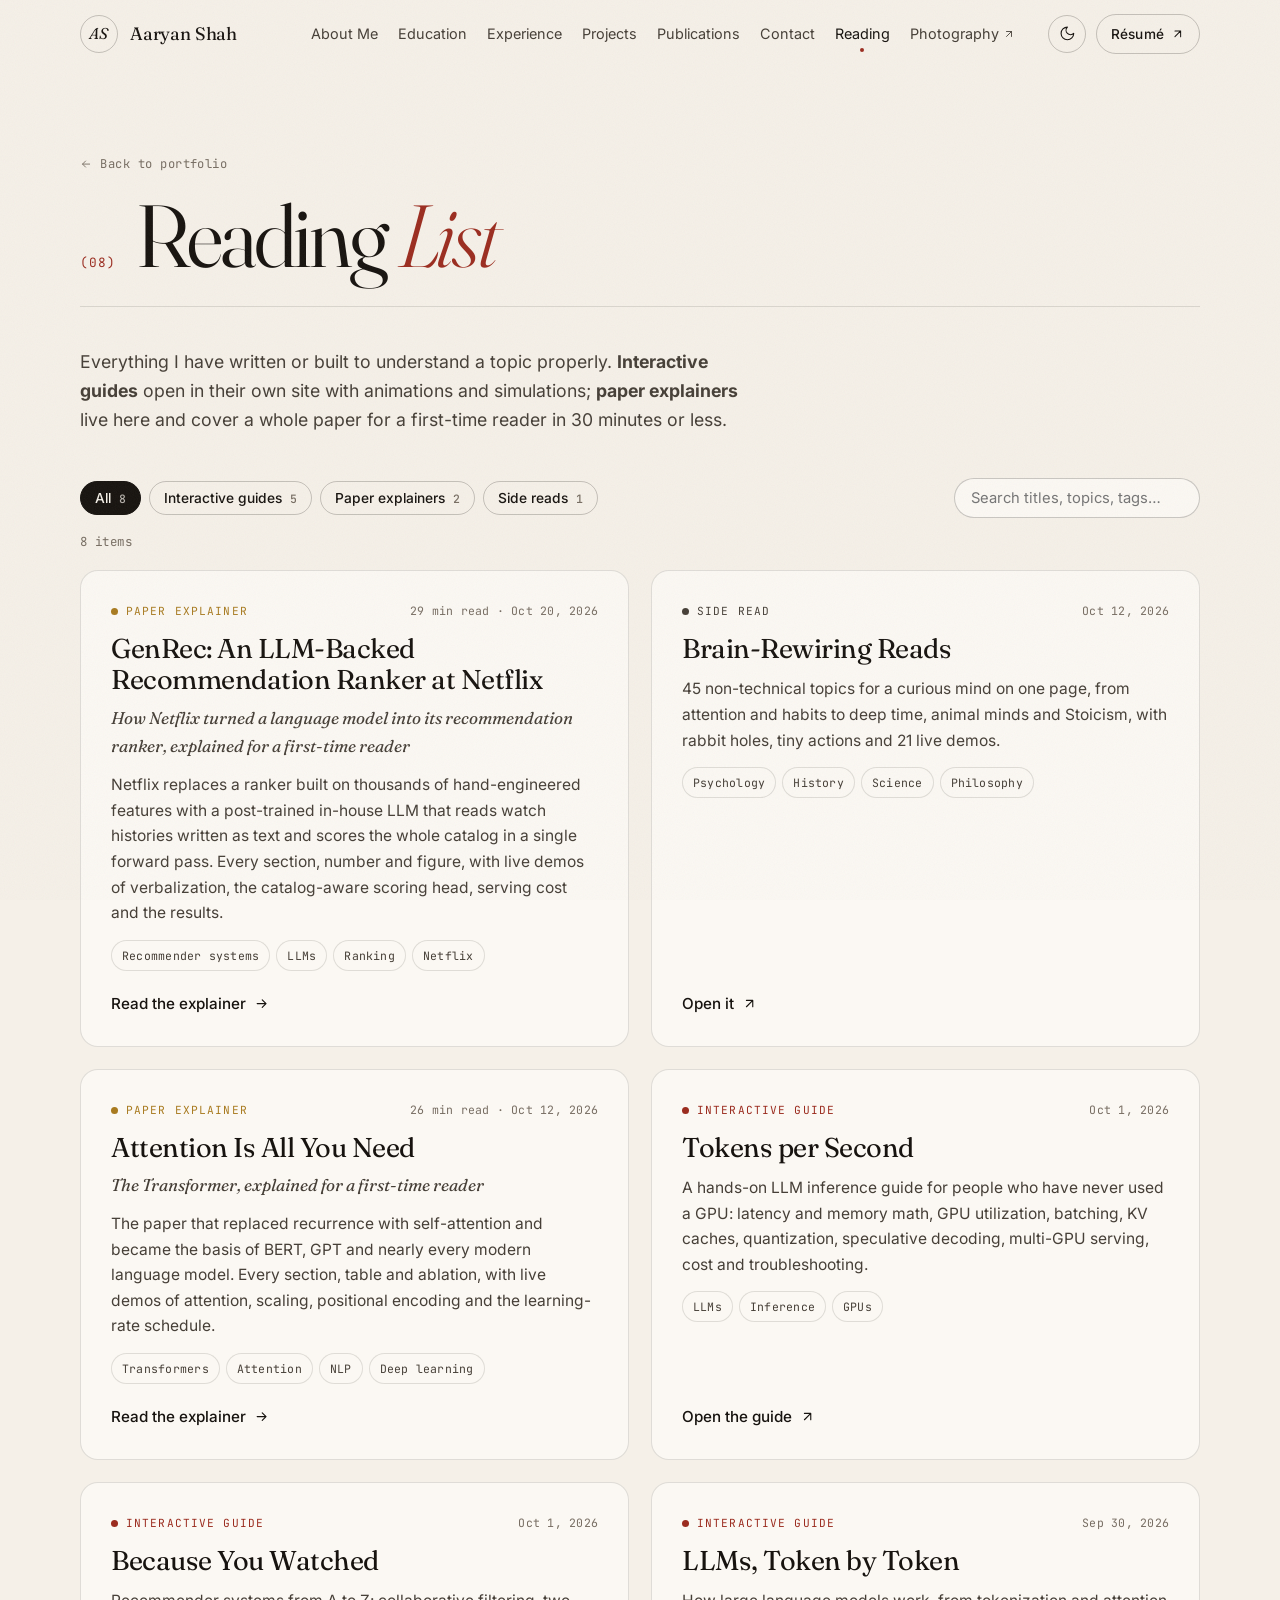
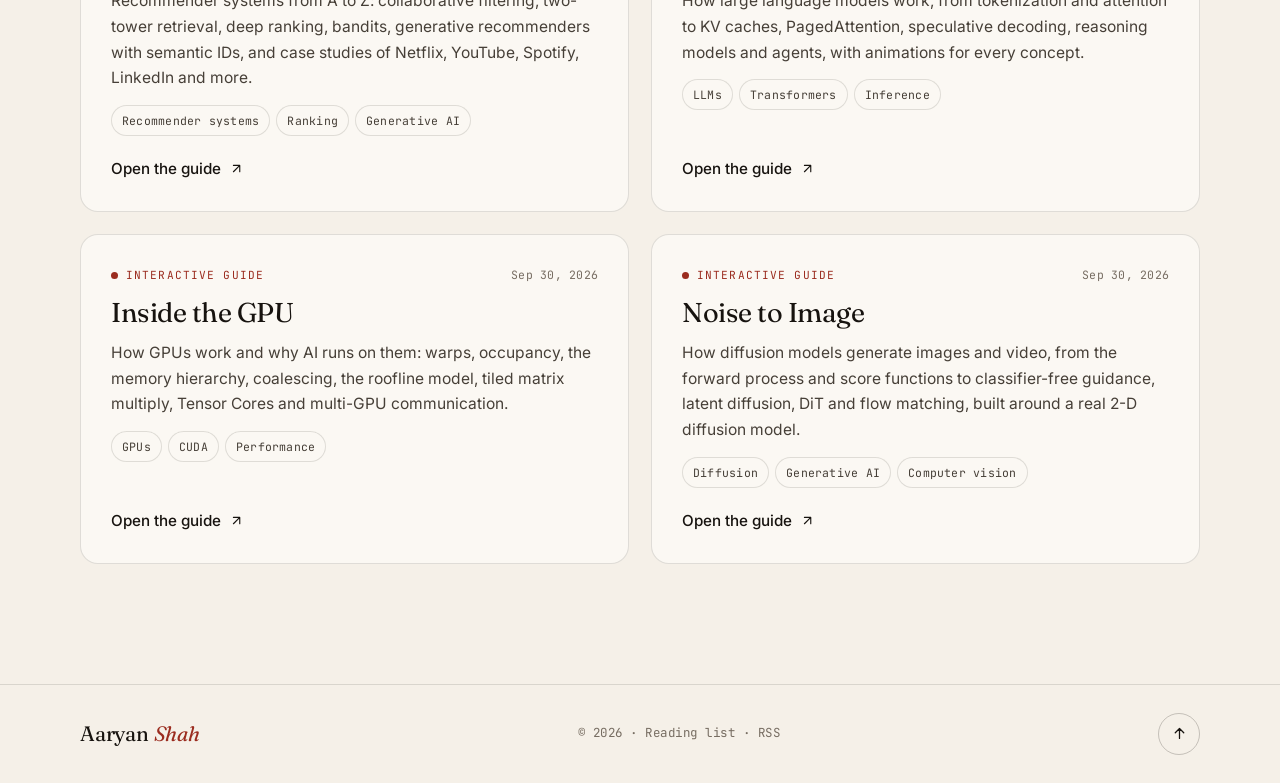
<file: reading/index.html>
<!DOCTYPE html>
<html lang="en">
  <head>
    <meta charset="utf-8" />
    <meta name="viewport" content="width=device-width, initial-scale=1" />
    <title>Reading List · Aaryan Shah</title>
    <meta name="description" content="Aaryan Shah&#x27;s reading list: interactive guides on LLMs, GPUs, diffusion and recommender systems, plus paper explainers written for first-time readers." />
    <meta name="author" content="Aaryan Shah" />
    <meta name="theme-color" content="#F5F0E8" media="(prefers-color-scheme: light)" />
    <meta name="theme-color" content="#0E0C0A" media="(prefers-color-scheme: dark)" />
    <link rel="canonical" href="https://aaryan04.github.io/portfolio/reading/" />
    <meta property="og:type" content="article" />
    <meta property="og:title" content="Reading List · Aaryan Shah" />
    <meta property="og:description" content="Aaryan Shah&#x27;s reading list: interactive guides on LLMs, GPUs, diffusion and recommender systems, plus paper explainers written for first-time readers." />
    <meta property="og:url" content="https://aaryan04.github.io/portfolio/reading/" />
    <meta property="og:image" content="https://aaryan04.github.io/portfolio/assets/site/img/og-image.jpg" />
    <meta name="twitter:card" content="summary_large_image" />
    <link rel="alternate" type="application/rss+xml" title="Aaryan Shah, reading list" href="../reading/feed.xml" />
    <link rel="icon" href="../assets/site/favicon.svg" type="image/svg+xml" />
    <link rel="preload" href="../assets/site/fonts/fraunces-latin-opsz-normal.woff2" as="font" type="font/woff2" crossorigin />
    <link rel="preload" href="../assets/site/fonts/inter-latin-wght-normal.woff2" as="font" type="font/woff2" crossorigin />
    <link rel="stylesheet" href="../assets/site/site.css" />
    <link rel="stylesheet" href="../assets/site/reading.css" />
    <script>
      (function () {
        var d = document.documentElement;
        d.classList.add("js");
        try {
          var t = localStorage.getItem("theme");
          if (t === "light" || t === "dark") d.setAttribute("data-theme", t);
        } catch (e) {}
      })();
    </script>
  </head>
  <body class="reading-page">
    <svg width="0" height="0" style="position:absolute" aria-hidden="true">
      <symbol id="i-linkedin" viewBox="0 0 128 128"><path fill="currentColor" d="M116 3H12a8.91 8.91 0 00-9 8.8v104.42a8.91 8.91 0 009 8.78h104a8.93 8.93 0 009-8.81V11.77A8.93 8.93 0 00116 3zM39.17 107H21.06V48.73h18.11zm-9-66.21a10.5 10.5 0 1110.49-10.5 10.5 10.5 0 01-10.54 10.48zM107 107H88.89V78.65c0-6.75-.12-15.44-9.41-15.44s-10.87 7.36-10.87 15V107H50.53V48.73h17.36v8h.24c2.42-4.58 8.32-9.41 17.13-9.41C103.6 47.28 107 59.35 107 75z"/></symbol>
      <symbol id="i-github" viewBox="0 0 24 24"><path fill="currentColor" d="M12 .297c-6.63 0-12 5.373-12 12 0 5.303 3.438 9.8 8.205 11.385.6.113.82-.258.82-.577 0-.285-.01-1.04-.015-2.04-3.338.724-4.042-1.61-4.042-1.61C4.422 18.07 3.633 17.7 3.633 17.7c-1.087-.744.084-.729.084-.729 1.205.084 1.838 1.236 1.838 1.236 1.07 1.835 2.809 1.305 3.495.998.108-.776.417-1.305.76-1.605-2.665-.3-5.466-1.332-5.466-5.93 0-1.31.465-2.38 1.235-3.22-.135-.303-.54-1.523.105-3.176 0 0 1.005-.322 3.3 1.23.96-.267 1.98-.399 3-.405 1.02.006 2.04.138 3 .405 2.28-1.552 3.285-1.23 3.285-1.23.645 1.653.24 2.873.12 3.176.765.84 1.23 1.91 1.23 3.22 0 4.61-2.805 5.625-5.475 5.92.42.36.81 1.096.81 2.22 0 1.606-.015 2.896-.015 3.286 0 .315.21.69.825.57C20.565 22.092 24 17.592 24 12.297c0-6.627-5.373-12-12-12"/></symbol>
        <symbol id="i-file" viewBox="0 0 24 24"><g fill="none" stroke="currentColor" stroke-width="1.6" stroke-linecap="round" stroke-linejoin="round"><path d="M14 2H6a2 2 0 0 0-2 2v16a2 2 0 0 0 2 2h12a2 2 0 0 0 2-2V8z"/><path d="M14 2v6h6M16 13H8M16 17H8M10 9H8"/></g></symbol>
        <symbol id="i-mail" viewBox="0 0 24 24"><g fill="none" stroke="currentColor" stroke-width="1.6" stroke-linecap="round" stroke-linejoin="round"><rect x="2" y="4" width="20" height="16" rx="2"/><path d="m22 7-8.97 5.7a1.94 1.94 0 0 1-2.06 0L2 7"/></g></symbol>
        <symbol id="i-arrow-ur" viewBox="0 0 24 24"><g fill="none" stroke="currentColor" stroke-width="1.8" stroke-linecap="round" stroke-linejoin="round"><path d="M7 17 17 7M7 7h10v10"/></g></symbol>
        <symbol id="i-arrow-r" viewBox="0 0 24 24"><g fill="none" stroke="currentColor" stroke-width="1.8" stroke-linecap="round" stroke-linejoin="round"><path d="M5 12h14M13 6l6 6-6 6"/></g></symbol>
        <symbol id="i-arrow-up" viewBox="0 0 24 24"><g fill="none" stroke="currentColor" stroke-width="1.8" stroke-linecap="round" stroke-linejoin="round"><path d="M12 19V5M6 11l6-6 6 6"/></g></symbol>
        <symbol id="i-sun" viewBox="0 0 24 24"><g fill="none" stroke="currentColor" stroke-width="1.6" stroke-linecap="round" stroke-linejoin="round"><circle cx="12" cy="12" r="4"/><path d="M12 2v2M12 20v2M4.93 4.93l1.41 1.41M17.66 17.66l1.41 1.41M2 12h2M20 12h2M6.34 17.66l-1.41 1.41M19.07 4.93l-1.41 1.41"/></g></symbol>
        <symbol id="i-moon" viewBox="0 0 24 24"><g fill="none" stroke="currentColor" stroke-width="1.6" stroke-linecap="round" stroke-linejoin="round"><path d="M12 3a6 6 0 0 0 9 9 9 9 0 1 1-9-9z"/></g></symbol>
        <symbol id="i-pin" viewBox="0 0 24 24"><g fill="none" stroke="currentColor" stroke-width="1.6" stroke-linecap="round" stroke-linejoin="round"><path d="M20 10c0 6-8 12-8 12s-8-6-8-12a8 8 0 0 1 16 0z"/><circle cx="12" cy="10" r="3"/></g></symbol>
        <symbol id="i-send" viewBox="0 0 24 24"><g fill="none" stroke="currentColor" stroke-width="1.6" stroke-linecap="round" stroke-linejoin="round"><path d="m22 2-7 20-4-9-9-4z"/><path d="M22 2 11 13"/></g></symbol>
        <symbol id="i-database" viewBox="0 0 24 24"><g fill="none" stroke="currentColor" stroke-width="1.5" stroke-linecap="round" stroke-linejoin="round"><ellipse cx="12" cy="5" rx="9" ry="3"/><path d="M3 5v14c0 1.66 4 3 9 3s9-1.34 9-3V5"/><path d="M3 12c0 1.66 4 3 9 3s9-1.34 9-3"/></g></symbol>
        <symbol id="i-brain" viewBox="0 0 24 24"><g fill="none" stroke="currentColor" stroke-width="1.5" stroke-linecap="round" stroke-linejoin="round"><rect x="4" y="4" width="16" height="16" rx="2"/><rect x="9" y="9" width="6" height="6"/><path d="M9 1v3M15 1v3M9 20v3M15 20v3M20 9h3M20 14h3M1 9h3M1 14h3"/></g></symbol>
        <symbol id="i-chart" viewBox="0 0 24 24"><g fill="none" stroke="currentColor" stroke-width="1.5" stroke-linecap="round" stroke-linejoin="round"><path d="M3 3v18h18"/><path d="M18 17V9M13 17V5M8 17v-3"/></g></symbol>
        <symbol id="i-cloud" viewBox="0 0 24 24"><g fill="none" stroke="currentColor" stroke-width="1.5" stroke-linecap="round" stroke-linejoin="round"><path d="M17.5 19H9a7 7 0 1 1 6.71-9h1.79a4.5 4.5 0 1 1 0 9z"/></g></symbol>
        <symbol id="i-camera" viewBox="0 0 24 24"><g fill="none" stroke="currentColor" stroke-width="1.6" stroke-linecap="round" stroke-linejoin="round"><path d="M14.5 4h-5L7 7H4a2 2 0 0 0-2 2v9a2 2 0 0 0 2 2h16a2 2 0 0 0 2-2V9a2 2 0 0 0-2-2h-3z"/><circle cx="12" cy="13" r="3.5"/></g></symbol>
        <symbol id="i-paper" viewBox="0 0 24 24"><g fill="none" stroke="currentColor" stroke-width="1.6" stroke-linecap="round" stroke-linejoin="round"><path d="M4 19.5v-15A2.5 2.5 0 0 1 6.5 2H20v20H6.5a2.5 2.5 0 0 1 0-5H20"/></g></symbol>
    </svg>

    <a class="skip-link" href="#main">Skip to content</a>
    <div class="progress" aria-hidden="true"><span></span></div>

    <header class="nav" id="nav">
      <div class="nav-inner">
        <a class="brand" href="../" aria-label="Aaryan Shah, home">
          <span class="brand-mark">AS</span>
          <span class="brand-name">Aaryan Shah</span>
        </a>
        <nav class="nav-links" aria-label="Primary">
          <a href="../#about">About Me</a>
          <a href="../#education">Education</a>
          <a href="../#experience">Experience</a>
          <a href="../#projects">Projects</a>
          <a href="../#publications">Publications</a>
          <a href="../#contact">Contact</a>
          <a href="../reading/" class="is-active" aria-current="page">Reading</a>
          <a class="nav-ext" href="https://aaryanclicks.com/" target="_blank" rel="noopener">Photography <svg aria-hidden="true"><use href="#i-arrow-ur" /></svg></a>
        </nav>
        <div class="nav-actions">
          <button class="theme-toggle" id="theme-toggle" type="button" aria-label="Toggle dark mode">
            <svg class="i-sun" aria-hidden="true"><use href="#i-sun" /></svg>
            <svg class="i-moon" aria-hidden="true"><use href="#i-moon" /></svg>
          </button>
          <a class="btn btn-sm btn-outline nav-resume" target="_blank" rel="noopener" href="https://drive.google.com/file/d/1o-hSDuU1eyi58XIbdlitKkuIcR2H6NIx/view?usp=sharing">
            Résumé <svg aria-hidden="true"><use href="#i-arrow-ur" /></svg>
          </a>
          <button class="menu-toggle" id="menu-toggle" type="button" aria-label="Open menu" aria-expanded="false" aria-controls="mobile-menu">
            <span></span><span></span>
          </button>
        </div>
      </div>
    </header>

    <div class="mobile-menu" id="mobile-menu" hidden>
      <nav aria-label="Mobile">
        <a href="../#about"><span>01</span>About Me</a>
        <a href="../#education"><span>02</span>Education</a>
        <a href="../#experience"><span>03</span>Experience</a>
        <a href="../#projects"><span>04</span>Projects</a>
        <a href="../#publications"><span>05</span>Publications</a>
        <a href="../#contact"><span>06</span>Contact</a>
        <a href="../reading/"><span>07</span>Reading</a>
        <a href="https://aaryanclicks.com/" target="_blank" rel="noopener"><span>08</span>Photography ↗</a>
      </nav>
      <a class="btn btn-solid" target="_blank" rel="noopener" href="https://drive.google.com/file/d/1o-hSDuU1eyi58XIbdlitKkuIcR2H6NIx/view?usp=sharing">Résumé <svg aria-hidden="true"><use href="#i-arrow-ur" /></svg></a>
    </div>

    <main id="main">
      <section class="section reading-hero" id="top">
        <div class="container">
          <a class="crumb" href="../"><svg aria-hidden="true"><use href="#i-arrow-r" /></svg> Back to portfolio</a>
          <header class="sec-head reveal">
            <span class="sec-num">08</span>
            <h1 class="sec-title">Reading <em>List</em></h1>
          </header>
          <div class="reading-intro reveal">
            <p>Everything I have written or built to understand a topic properly. <b>Interactive guides</b> open in their own site with animations and simulations; <b>paper explainers</b> live here and cover a whole paper for a first-time reader in 30 minutes or less.</p>
          </div>
          <div class="reading-tools reveal">
            <div class="filters" role="group" aria-label="Filter by type"><button class="filter is-on" type="button" data-filter="all" aria-pressed="true">All <span>8</span></button><button class="filter" type="button" data-filter="guide" aria-pressed="false">Interactive guides <span>5</span></button><button class="filter" type="button" data-filter="paper" aria-pressed="false">Paper explainers <span>2</span></button><button class="filter" type="button" data-filter="side" aria-pressed="false">Side reads <span>1</span></button></div>
            <label class="search"><span class="visually-hidden">Search the reading list</span><input id="reading-search" type="search" placeholder="Search titles, topics, tags…" autocomplete="off" /></label>
          </div>
          <p class="reading-count mono muted" id="reading-count" aria-live="polite">8 items</p>
          <div class="rgrid rgrid-list" id="reading-grid">
<article class="rcard reveal" data-type="paper" data-search="genrec: an llm-backed recommendation ranker at netflix how netflix turned a language model into its recommendation ranker, explained for a first-time reader netflix replaces a ranker built on thousands of hand-engineered features with a post-trained in-house llm that reads watch histories written as text and scores the whole catalog in a single forward pass. every section, number and figure, with live demos of verbalization, the catalog-aware scoring head, serving cost and the results. paper explainer recommender systems llms ranking netflix">
  <div class="rcard-top"><span class="rcard-type t-paper">Paper explainer</span><span class="rcard-meta">29 min read · Oct 20, 2026</span></div>
  <h3 class="rcard-title"><a href="../reading/papers/genrec-netflix-llm-ranker/">GenRec: An LLM-Backed Recommendation Ranker at Netflix</a></h3>
  <p class="rcard-sub">How Netflix turned a language model into its recommendation ranker, explained for a first-time reader</p><p class="rcard-summary">Netflix replaces a ranker built on thousands of hand-engineered features with a post-trained in-house LLM that reads watch histories written as text and scores the whole catalog in a single forward pass. Every section, number and figure, with live demos of verbalization, the catalog-aware scoring head, serving cost and the results.</p>
  <ul class="tags"><li>Recommender systems</li><li>LLMs</li><li>Ranking</li><li>Netflix</li></ul>
  <span class="link-arrow" aria-hidden="true">Read the explainer <svg><use href="#i-arrow-r" /></svg></span>
</article>
<article class="rcard reveal" data-type="side" data-search="brain-rewiring reads  45 non-technical topics for a curious mind on one page, from attention and habits to deep time, animal minds and stoicism, with rabbit holes, tiny actions and 21 live demos. side read psychology history science philosophy">
  <div class="rcard-top"><span class="rcard-type t-side">Side read</span><span class="rcard-meta">Oct 12, 2026</span></div>
  <h3 class="rcard-title"><a href="https://a2z-brain-rewiring.vercel.app/" target="_blank" rel="noopener">Brain-Rewiring Reads</a></h3>
  <p class="rcard-summary">45 non-technical topics for a curious mind on one page, from attention and habits to deep time, animal minds and Stoicism, with rabbit holes, tiny actions and 21 live demos.</p>
  <ul class="tags"><li>Psychology</li><li>History</li><li>Science</li><li>Philosophy</li></ul>
  <span class="link-arrow" aria-hidden="true">Open it <svg><use href="#i-arrow-ur" /></svg></span>
</article>
<article class="rcard reveal" data-type="paper" data-search="attention is all you need the transformer, explained for a first-time reader the paper that replaced recurrence with self-attention and became the basis of bert, gpt and nearly every modern language model. every section, table and ablation, with live demos of attention, scaling, positional encoding and the learning-rate schedule. paper explainer transformers attention nlp deep learning">
  <div class="rcard-top"><span class="rcard-type t-paper">Paper explainer</span><span class="rcard-meta">26 min read · Oct 12, 2026</span></div>
  <h3 class="rcard-title"><a href="../reading/papers/attention-is-all-you-need/">Attention Is All You Need</a></h3>
  <p class="rcard-sub">The Transformer, explained for a first-time reader</p><p class="rcard-summary">The paper that replaced recurrence with self-attention and became the basis of BERT, GPT and nearly every modern language model. Every section, table and ablation, with live demos of attention, scaling, positional encoding and the learning-rate schedule.</p>
  <ul class="tags"><li>Transformers</li><li>Attention</li><li>NLP</li><li>Deep learning</li></ul>
  <span class="link-arrow" aria-hidden="true">Read the explainer <svg><use href="#i-arrow-r" /></svg></span>
</article>
<article class="rcard reveal" data-type="guide" data-search="tokens per second  a hands-on llm inference guide for people who have never used a gpu: latency and memory math, gpu utilization, batching, kv caches, quantization, speculative decoding, multi-gpu serving, cost and troubleshooting. interactive guide llms inference gpus">
  <div class="rcard-top"><span class="rcard-type t-guide">Interactive guide</span><span class="rcard-meta">Oct 1, 2026</span></div>
  <h3 class="rcard-title"><a href="https://a2z-llm-inference.vercel.app/" target="_blank" rel="noopener">Tokens per Second</a></h3>
  <p class="rcard-summary">A hands-on LLM inference guide for people who have never used a GPU: latency and memory math, GPU utilization, batching, KV caches, quantization, speculative decoding, multi-GPU serving, cost and troubleshooting.</p>
  <ul class="tags"><li>LLMs</li><li>Inference</li><li>GPUs</li></ul>
  <span class="link-arrow" aria-hidden="true">Open the guide <svg><use href="#i-arrow-ur" /></svg></span>
</article>
<article class="rcard reveal" data-type="guide" data-search="because you watched  recommender systems from a to z: collaborative filtering, two-tower retrieval, deep ranking, bandits, generative recommenders with semantic ids, and case studies of netflix, youtube, spotify, linkedin and more. interactive guide recommender systems ranking generative ai">
  <div class="rcard-top"><span class="rcard-type t-guide">Interactive guide</span><span class="rcard-meta">Oct 1, 2026</span></div>
  <h3 class="rcard-title"><a href="https://a2z-recommender-systems.vercel.app/" target="_blank" rel="noopener">Because You Watched</a></h3>
  <p class="rcard-summary">Recommender systems from A to Z: collaborative filtering, two-tower retrieval, deep ranking, bandits, generative recommenders with semantic IDs, and case studies of Netflix, YouTube, Spotify, LinkedIn and more.</p>
  <ul class="tags"><li>Recommender systems</li><li>Ranking</li><li>Generative AI</li></ul>
  <span class="link-arrow" aria-hidden="true">Open the guide <svg><use href="#i-arrow-ur" /></svg></span>
</article>
<article class="rcard reveal" data-type="guide" data-search="llms, token by token  how large language models work, from tokenization and attention to kv caches, pagedattention, speculative decoding, reasoning models and agents, with animations for every concept. interactive guide llms transformers inference">
  <div class="rcard-top"><span class="rcard-type t-guide">Interactive guide</span><span class="rcard-meta">Sep 30, 2026</span></div>
  <h3 class="rcard-title"><a href="https://a2z-llm-fundamentals.vercel.app/" target="_blank" rel="noopener">LLMs, Token by Token</a></h3>
  <p class="rcard-summary">How large language models work, from tokenization and attention to KV caches, PagedAttention, speculative decoding, reasoning models and agents, with animations for every concept.</p>
  <ul class="tags"><li>LLMs</li><li>Transformers</li><li>Inference</li></ul>
  <span class="link-arrow" aria-hidden="true">Open the guide <svg><use href="#i-arrow-ur" /></svg></span>
</article>
<article class="rcard reveal" data-type="guide" data-search="inside the gpu  how gpus work and why ai runs on them: warps, occupancy, the memory hierarchy, coalescing, the roofline model, tiled matrix multiply, tensor cores and multi-gpu communication. interactive guide gpus cuda performance">
  <div class="rcard-top"><span class="rcard-type t-guide">Interactive guide</span><span class="rcard-meta">Sep 30, 2026</span></div>
  <h3 class="rcard-title"><a href="https://a2z-gpu-fundamentals.vercel.app/" target="_blank" rel="noopener">Inside the GPU</a></h3>
  <p class="rcard-summary">How GPUs work and why AI runs on them: warps, occupancy, the memory hierarchy, coalescing, the roofline model, tiled matrix multiply, Tensor Cores and multi-GPU communication.</p>
  <ul class="tags"><li>GPUs</li><li>CUDA</li><li>Performance</li></ul>
  <span class="link-arrow" aria-hidden="true">Open the guide <svg><use href="#i-arrow-ur" /></svg></span>
</article>
<article class="rcard reveal" data-type="guide" data-search="noise to image  how diffusion models generate images and video, from the forward process and score functions to classifier-free guidance, latent diffusion, dit and flow matching, built around a real 2-d diffusion model. interactive guide diffusion generative ai computer vision">
  <div class="rcard-top"><span class="rcard-type t-guide">Interactive guide</span><span class="rcard-meta">Sep 30, 2026</span></div>
  <h3 class="rcard-title"><a href="https://a2z-diffusion-models.vercel.app/" target="_blank" rel="noopener">Noise to Image</a></h3>
  <p class="rcard-summary">How diffusion models generate images and video, from the forward process and score functions to classifier-free guidance, latent diffusion, DiT and flow matching, built around a real 2-D diffusion model.</p>
  <ul class="tags"><li>Diffusion</li><li>Generative AI</li><li>Computer vision</li></ul>
  <span class="link-arrow" aria-hidden="true">Open the guide <svg><use href="#i-arrow-ur" /></svg></span>
</article>
          </div>
          <p class="reading-empty" id="reading-empty" hidden>Nothing matches that search yet.</p>
        </div>
      </section>
    </main>

    <footer class="footer">
      <div class="container footer-inner">
        <p class="footer-sig">Aaryan <em>Shah</em></p>
        <p class="mono muted">© <span id="year">2026</span> · <a href="../reading/">Reading list</a> · <a href="../reading/feed.xml">RSS</a></p>
        <a class="to-top" href="#top" aria-label="Back to top"><svg aria-hidden="true"><use href="#i-arrow-up" /></svg></a>
      </div>
    </footer>

    <script src="../assets/site/site.js" defer></script>
    <script src="../assets/site/reading.js" defer></script>
  </body>
</html>
</file>
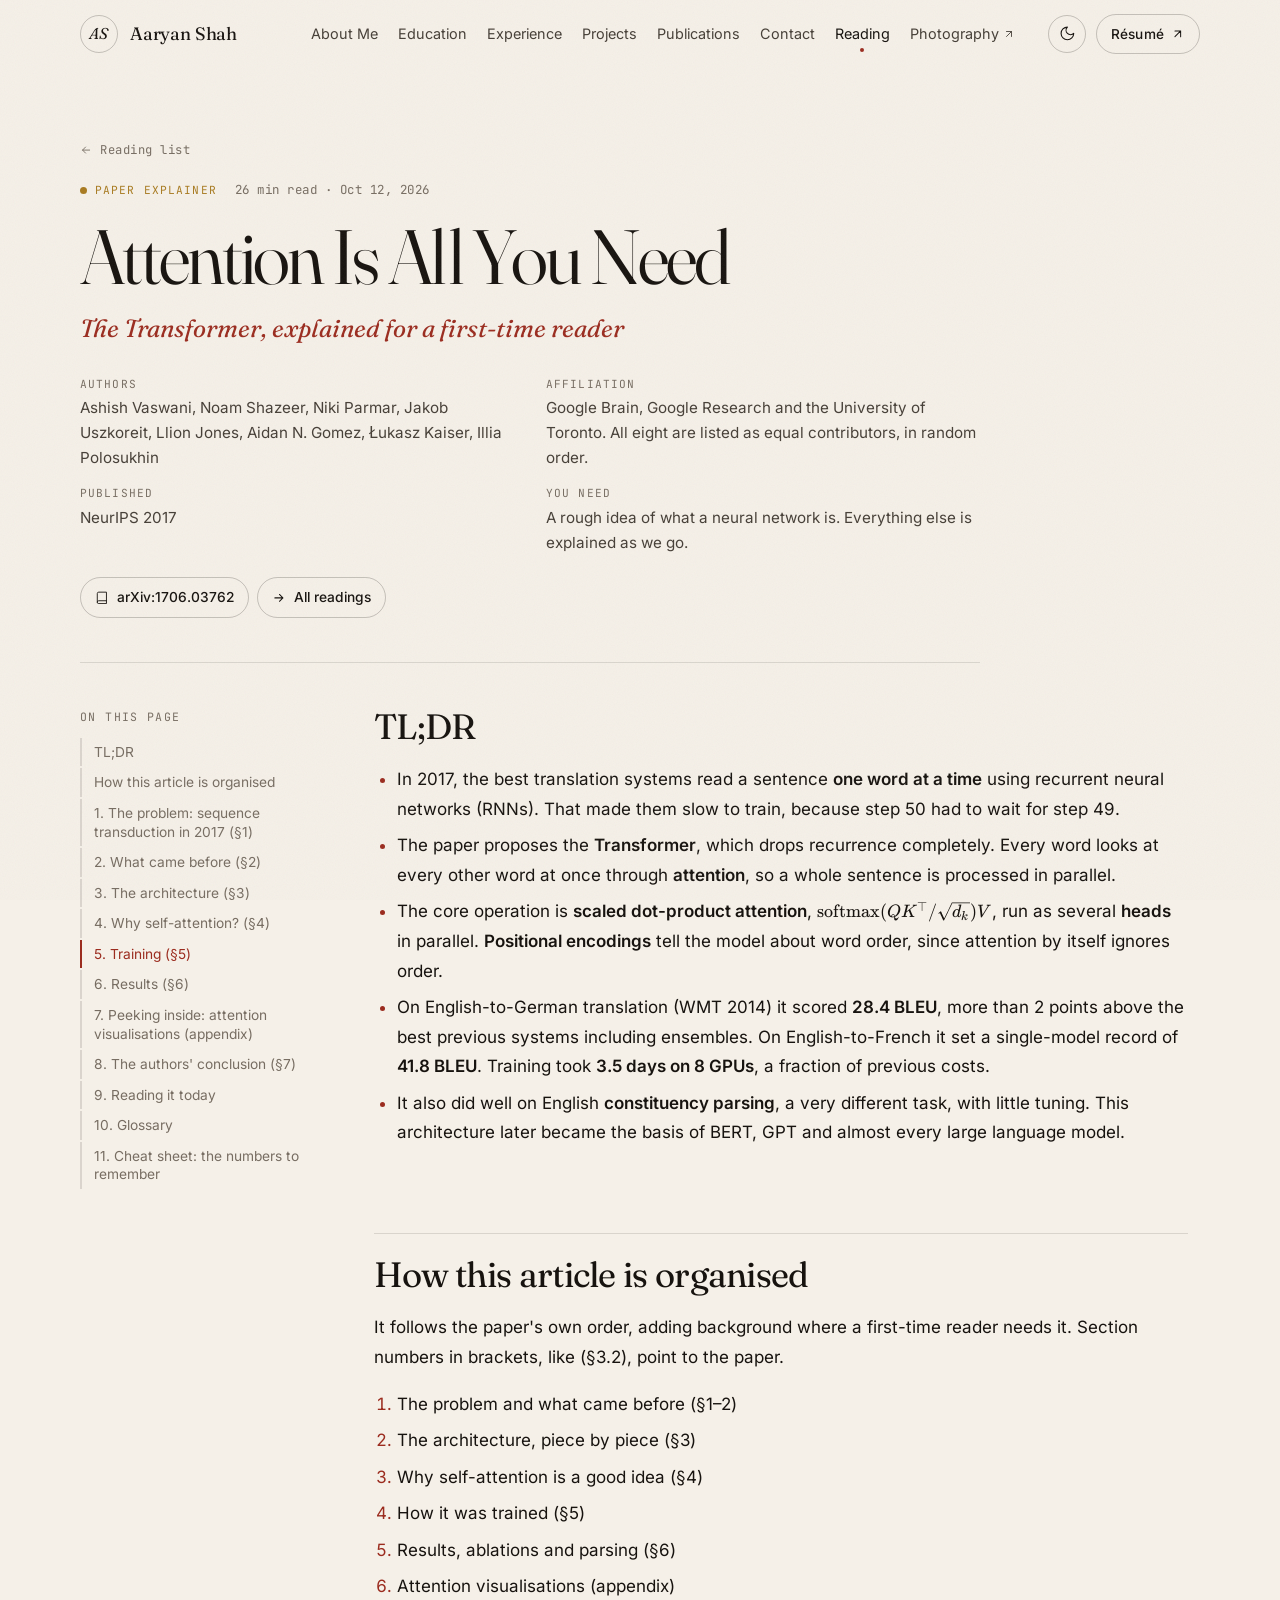
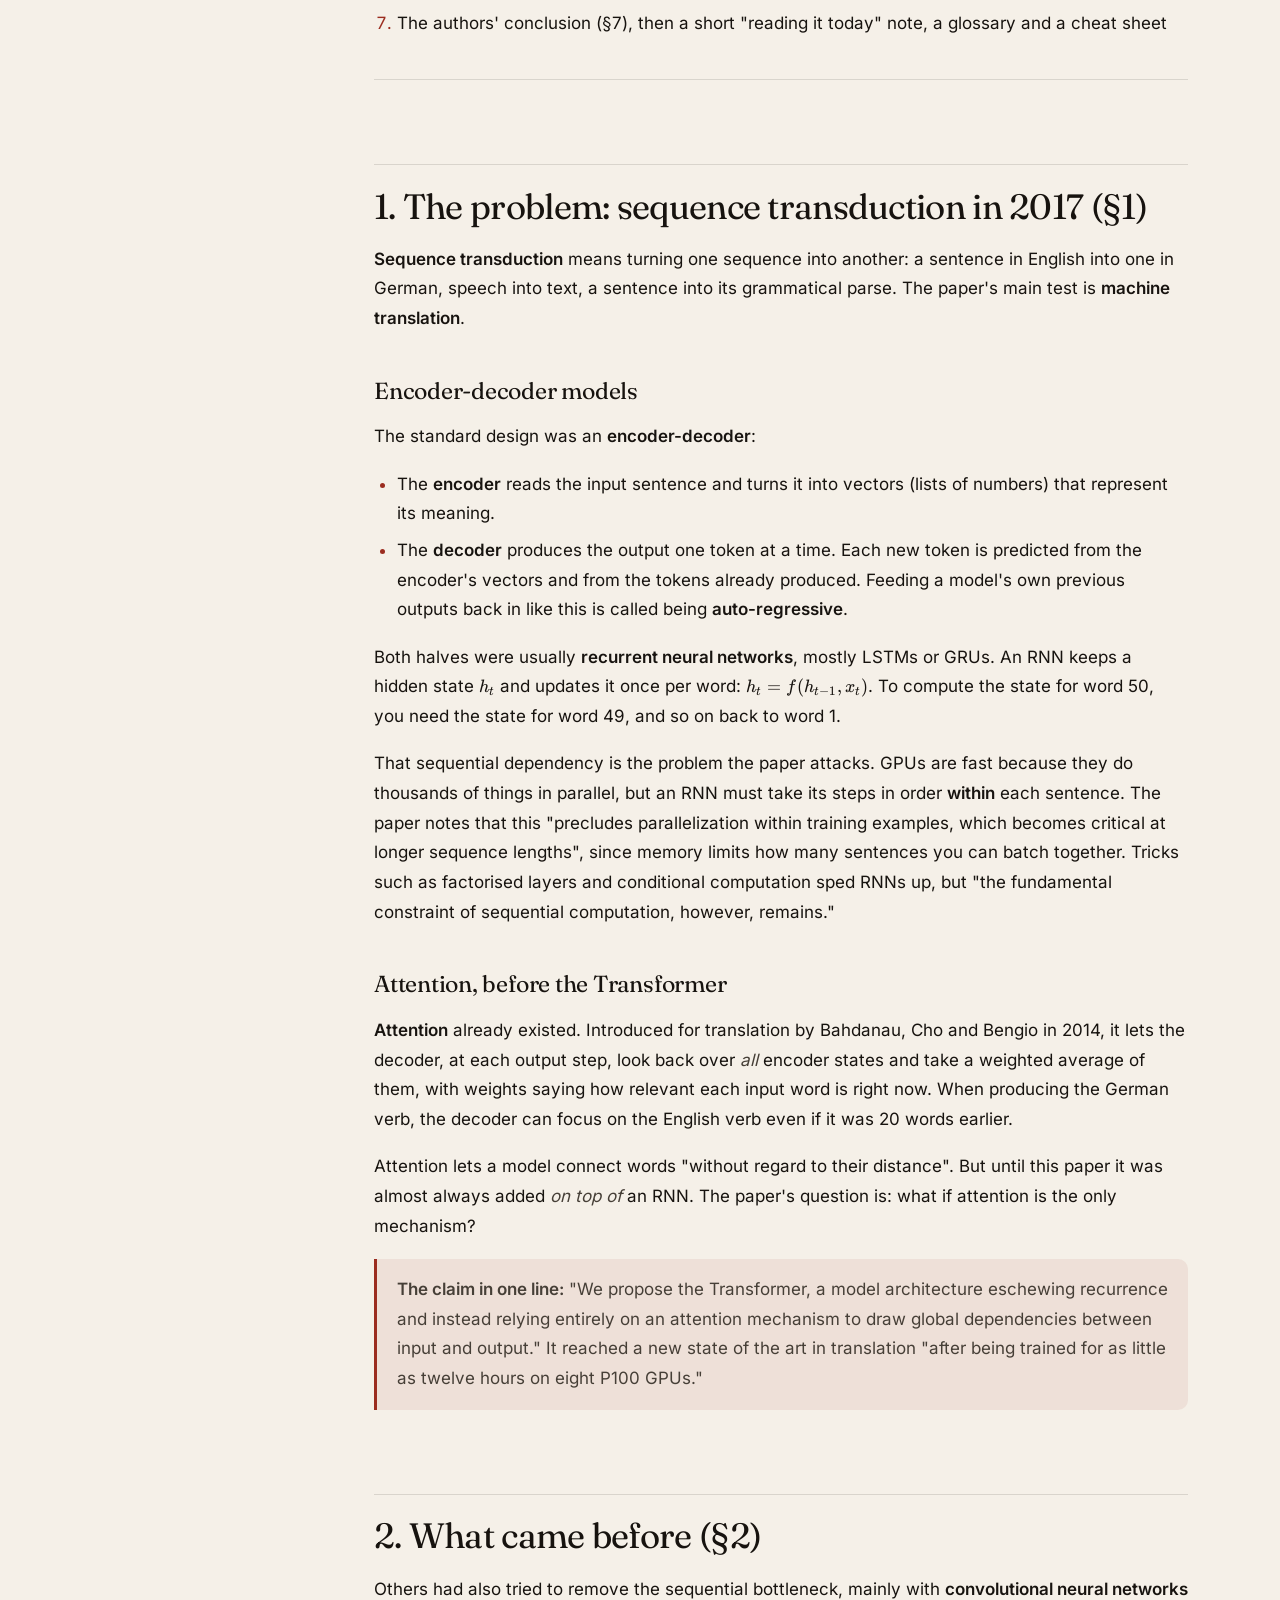
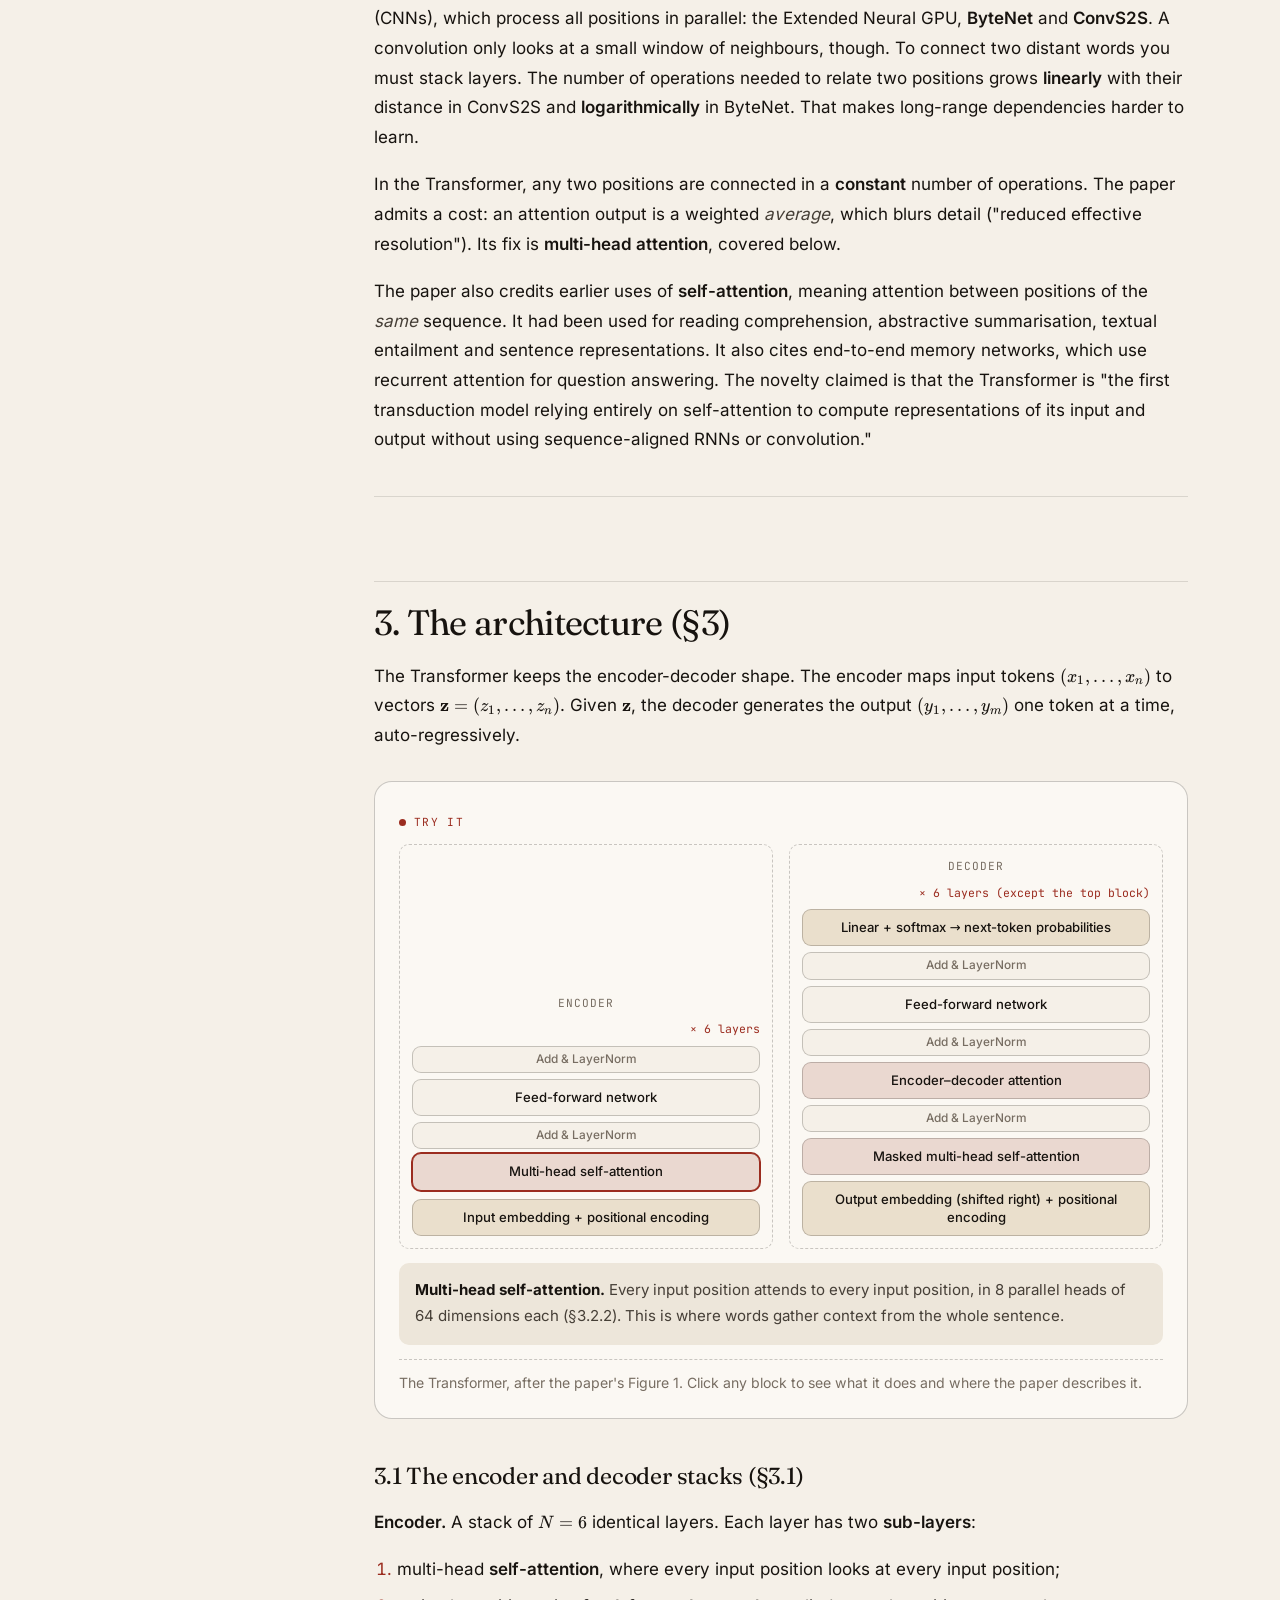
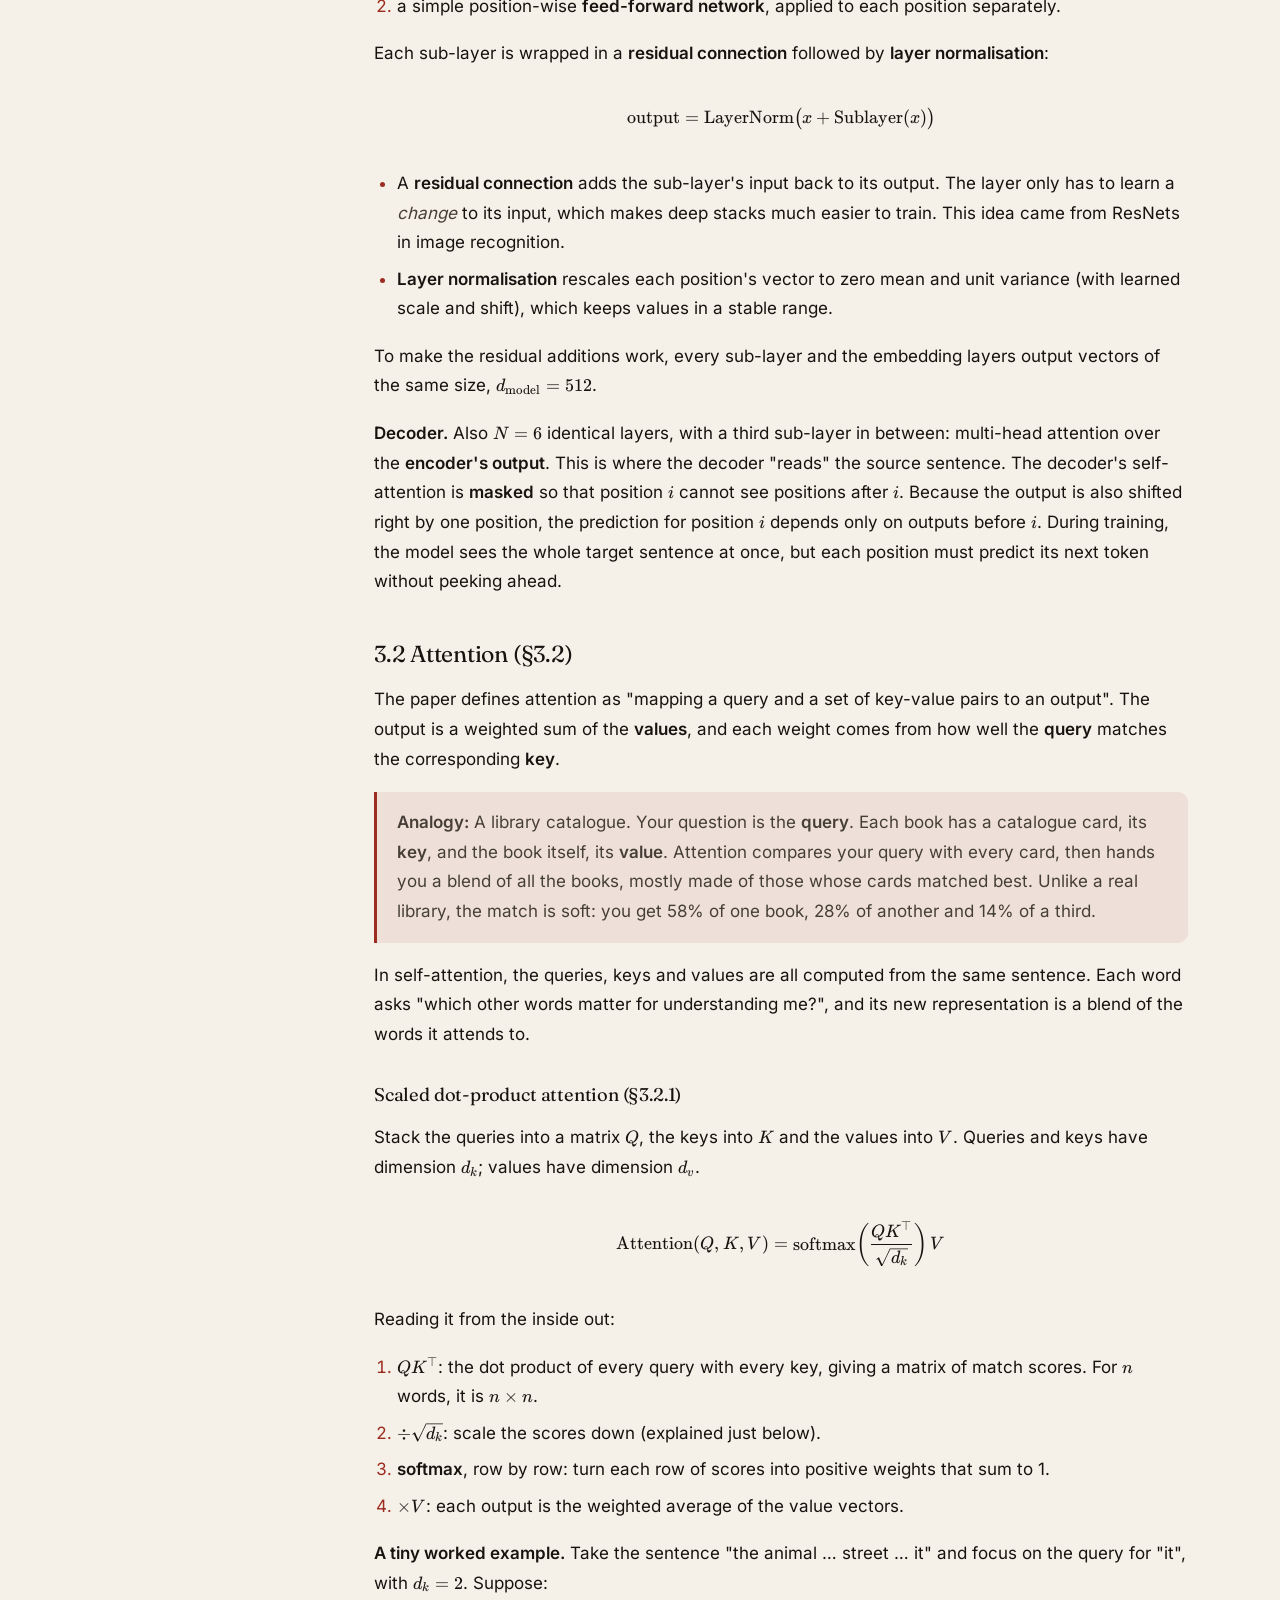
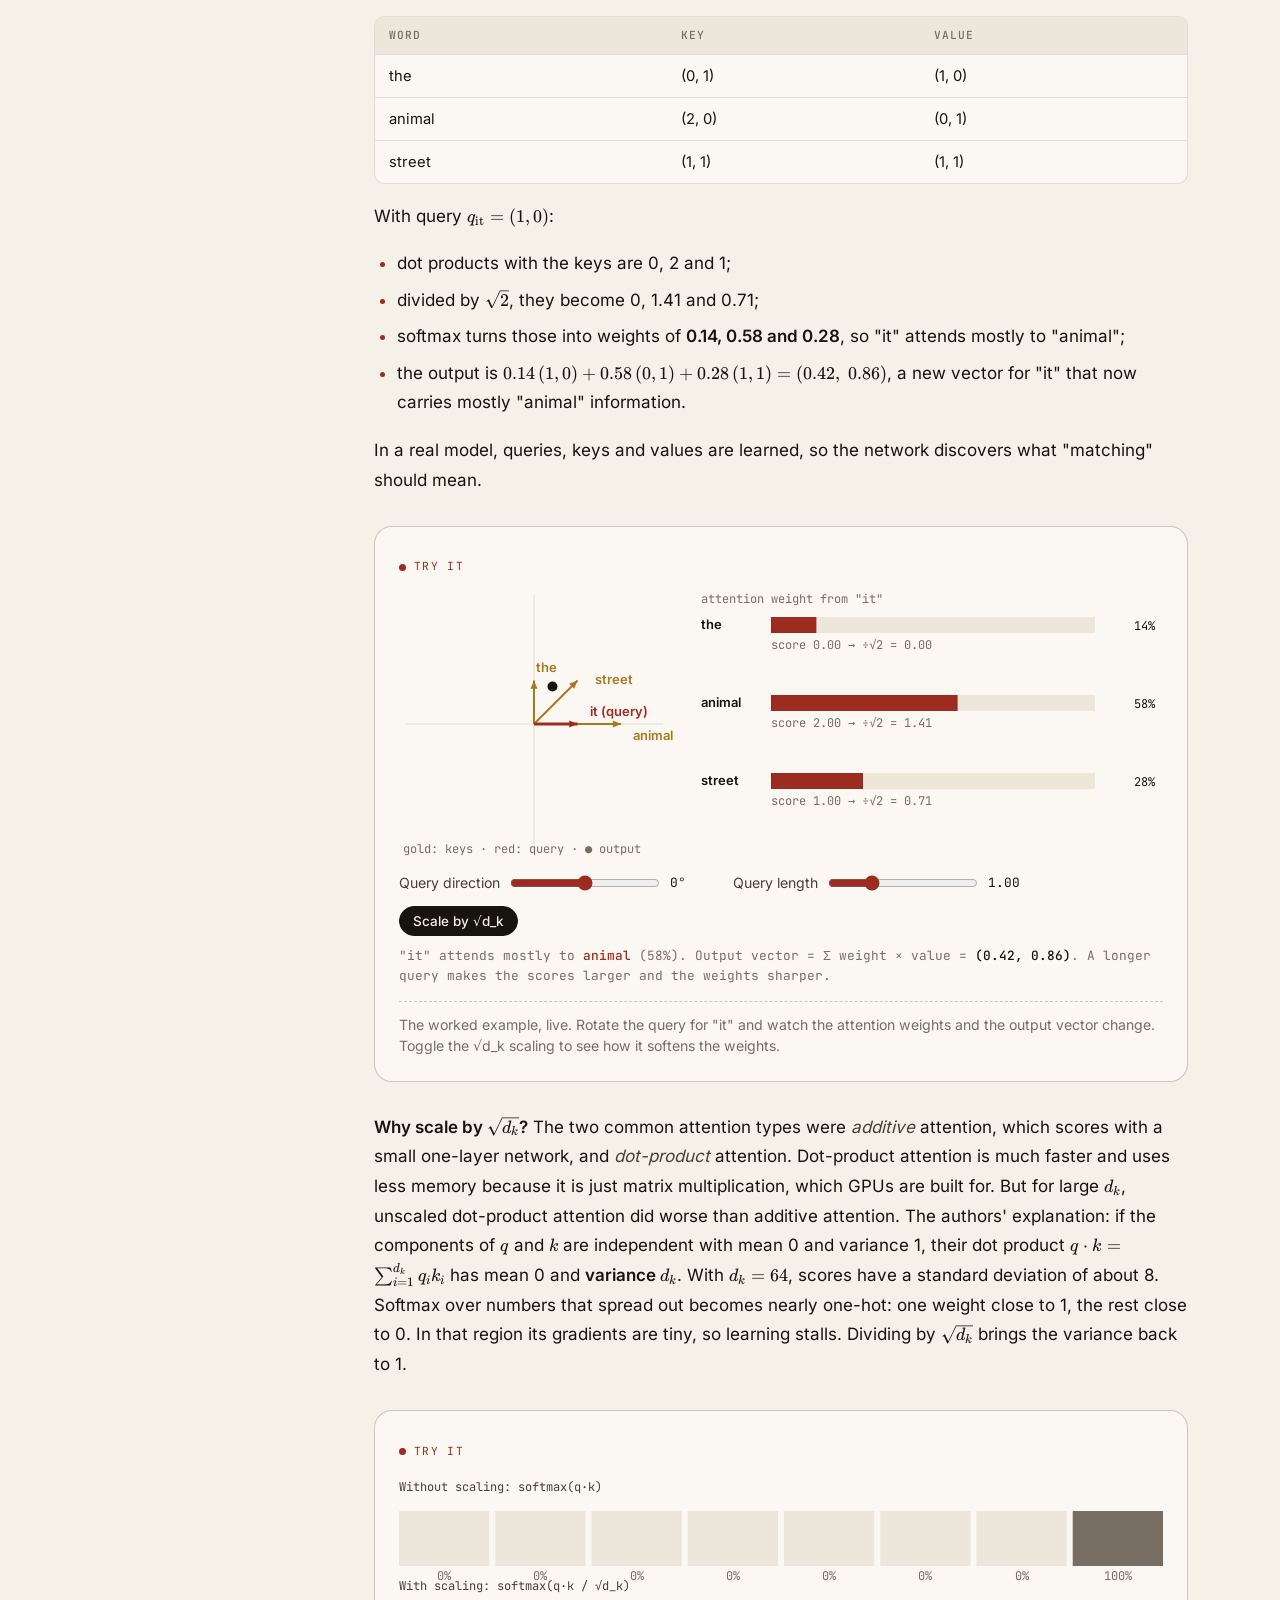
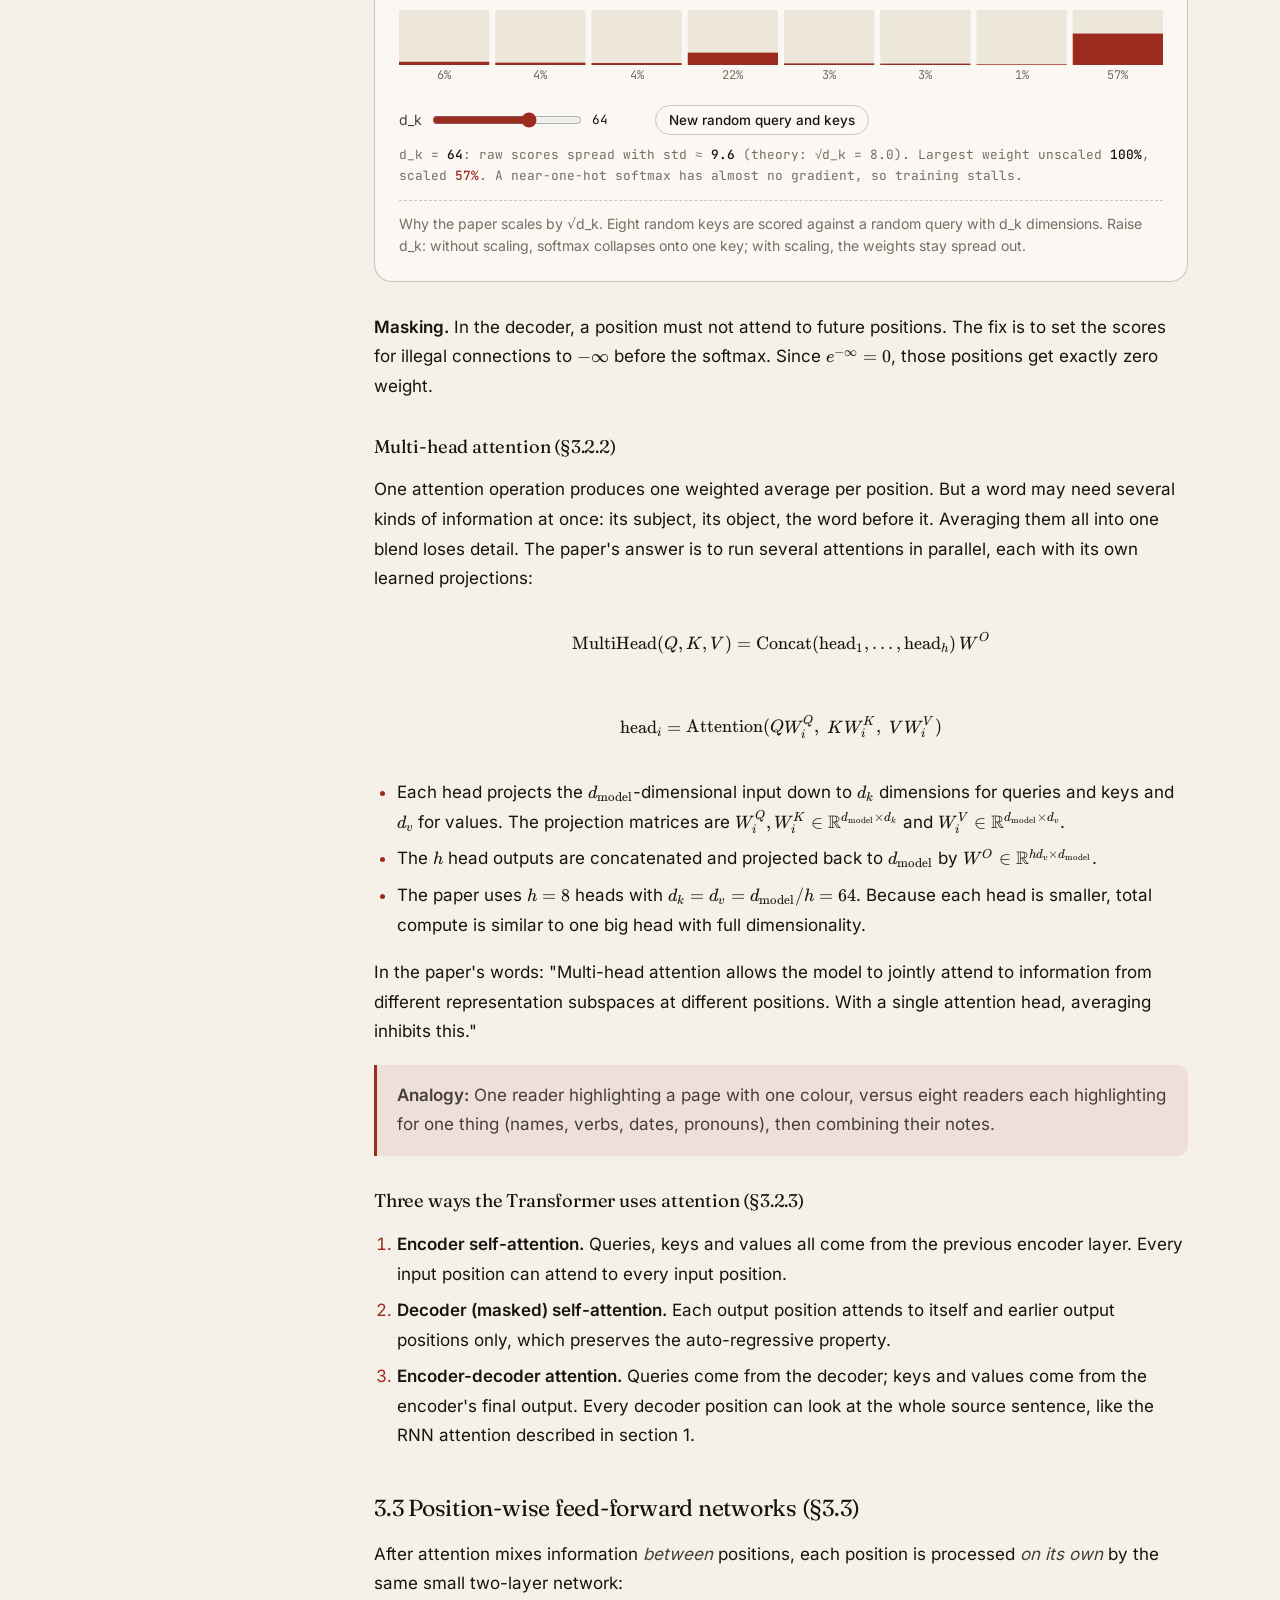
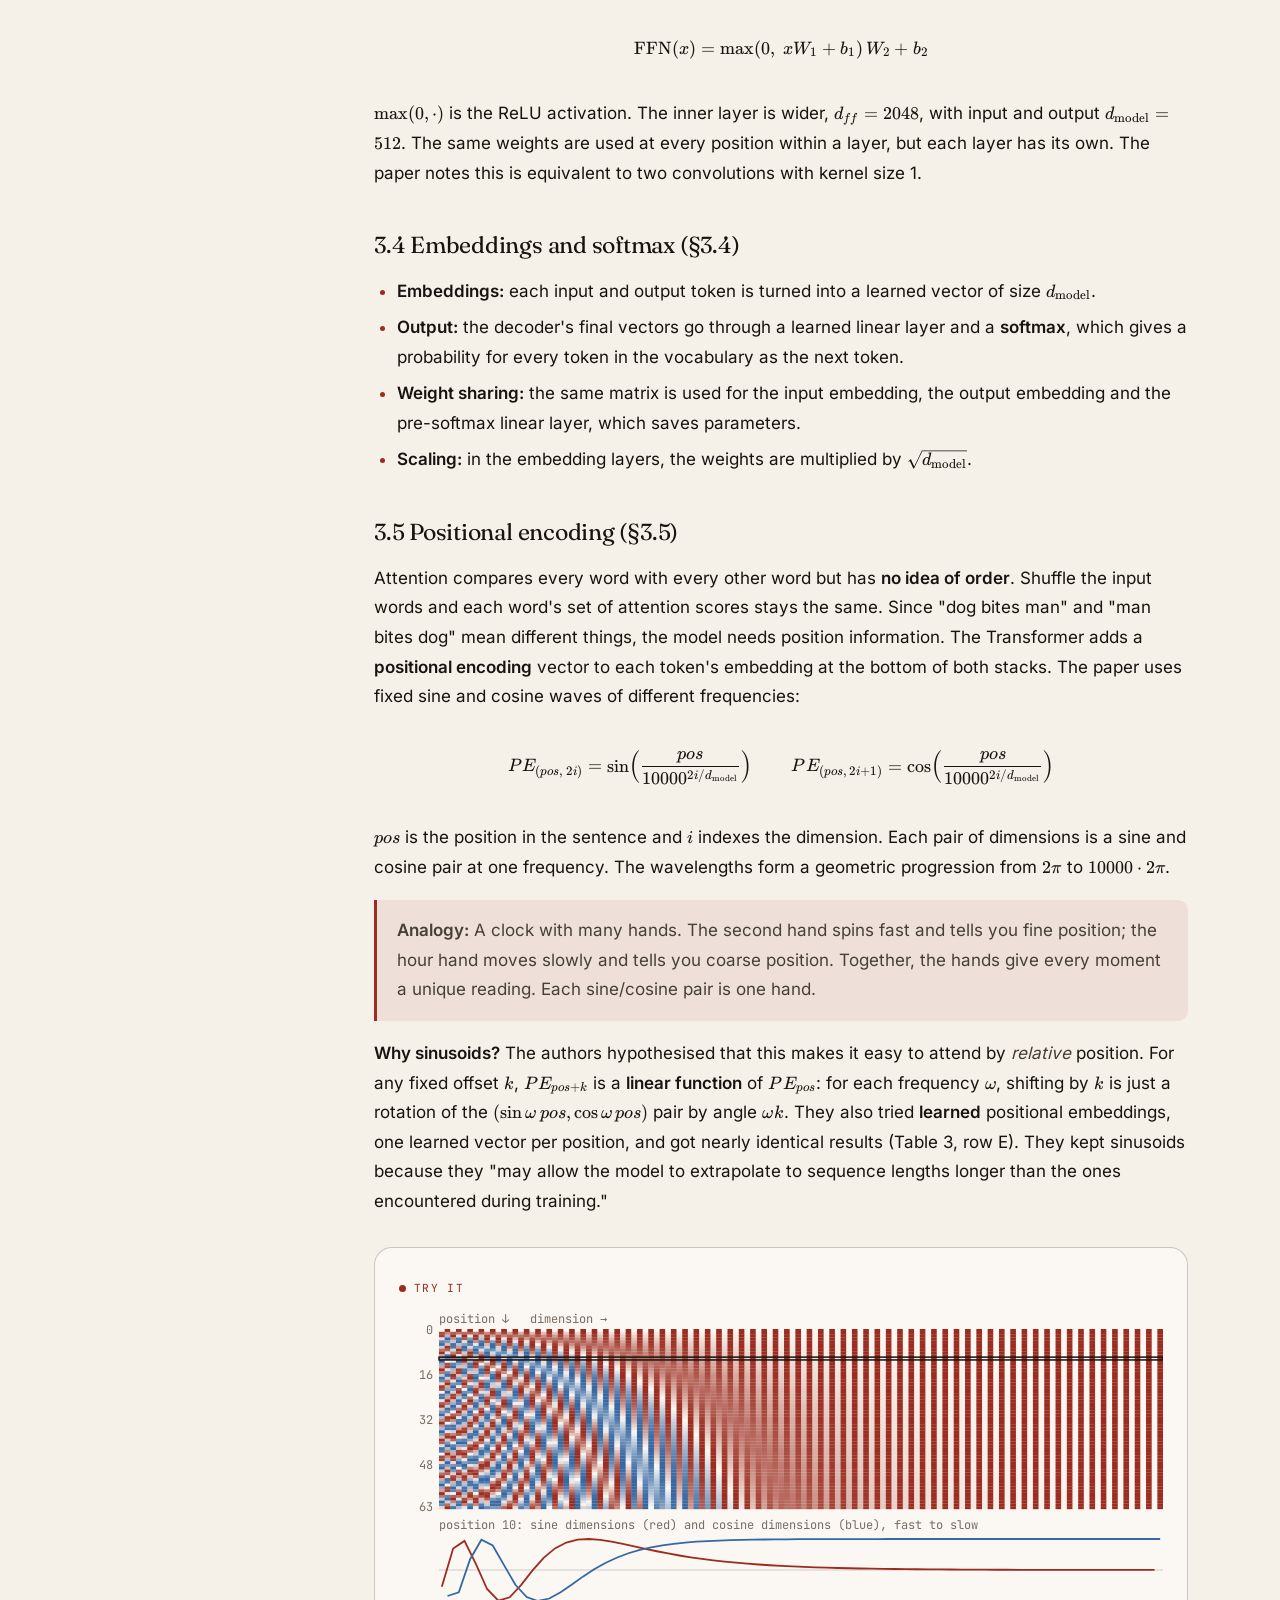
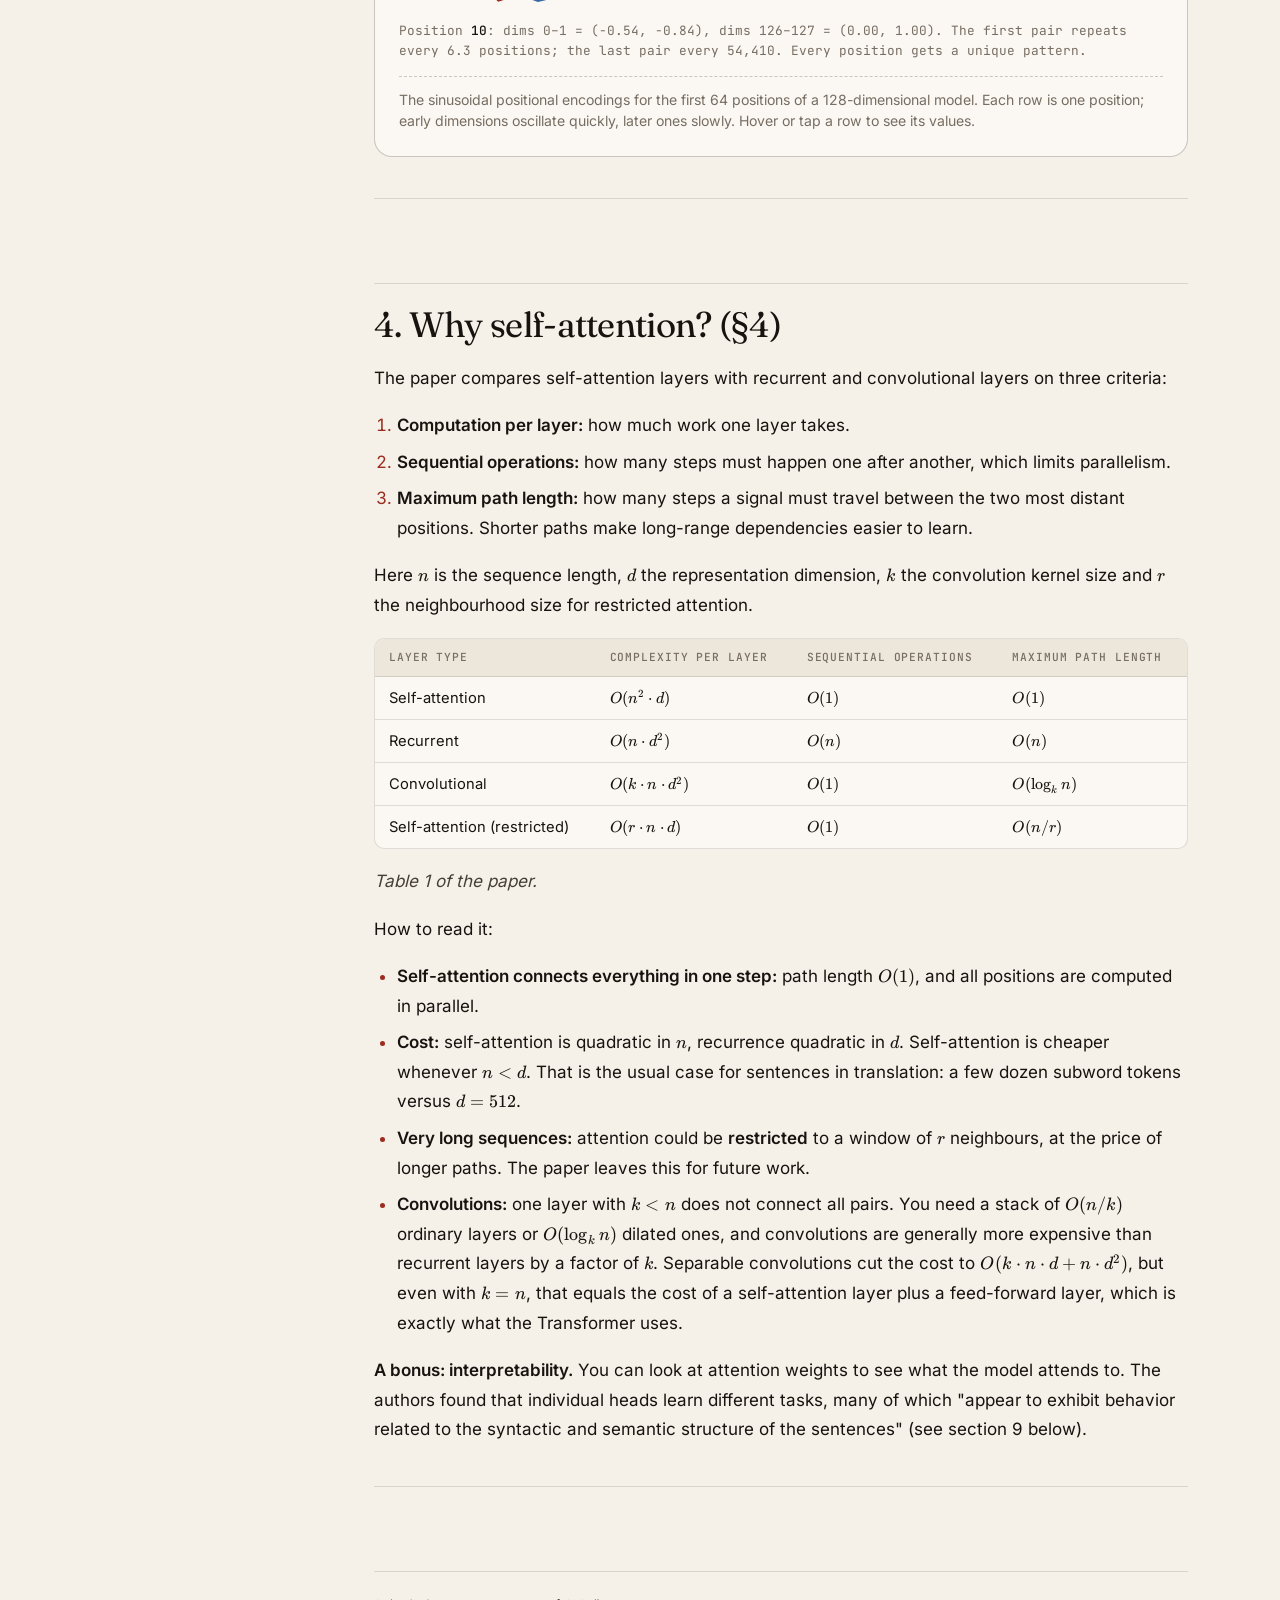
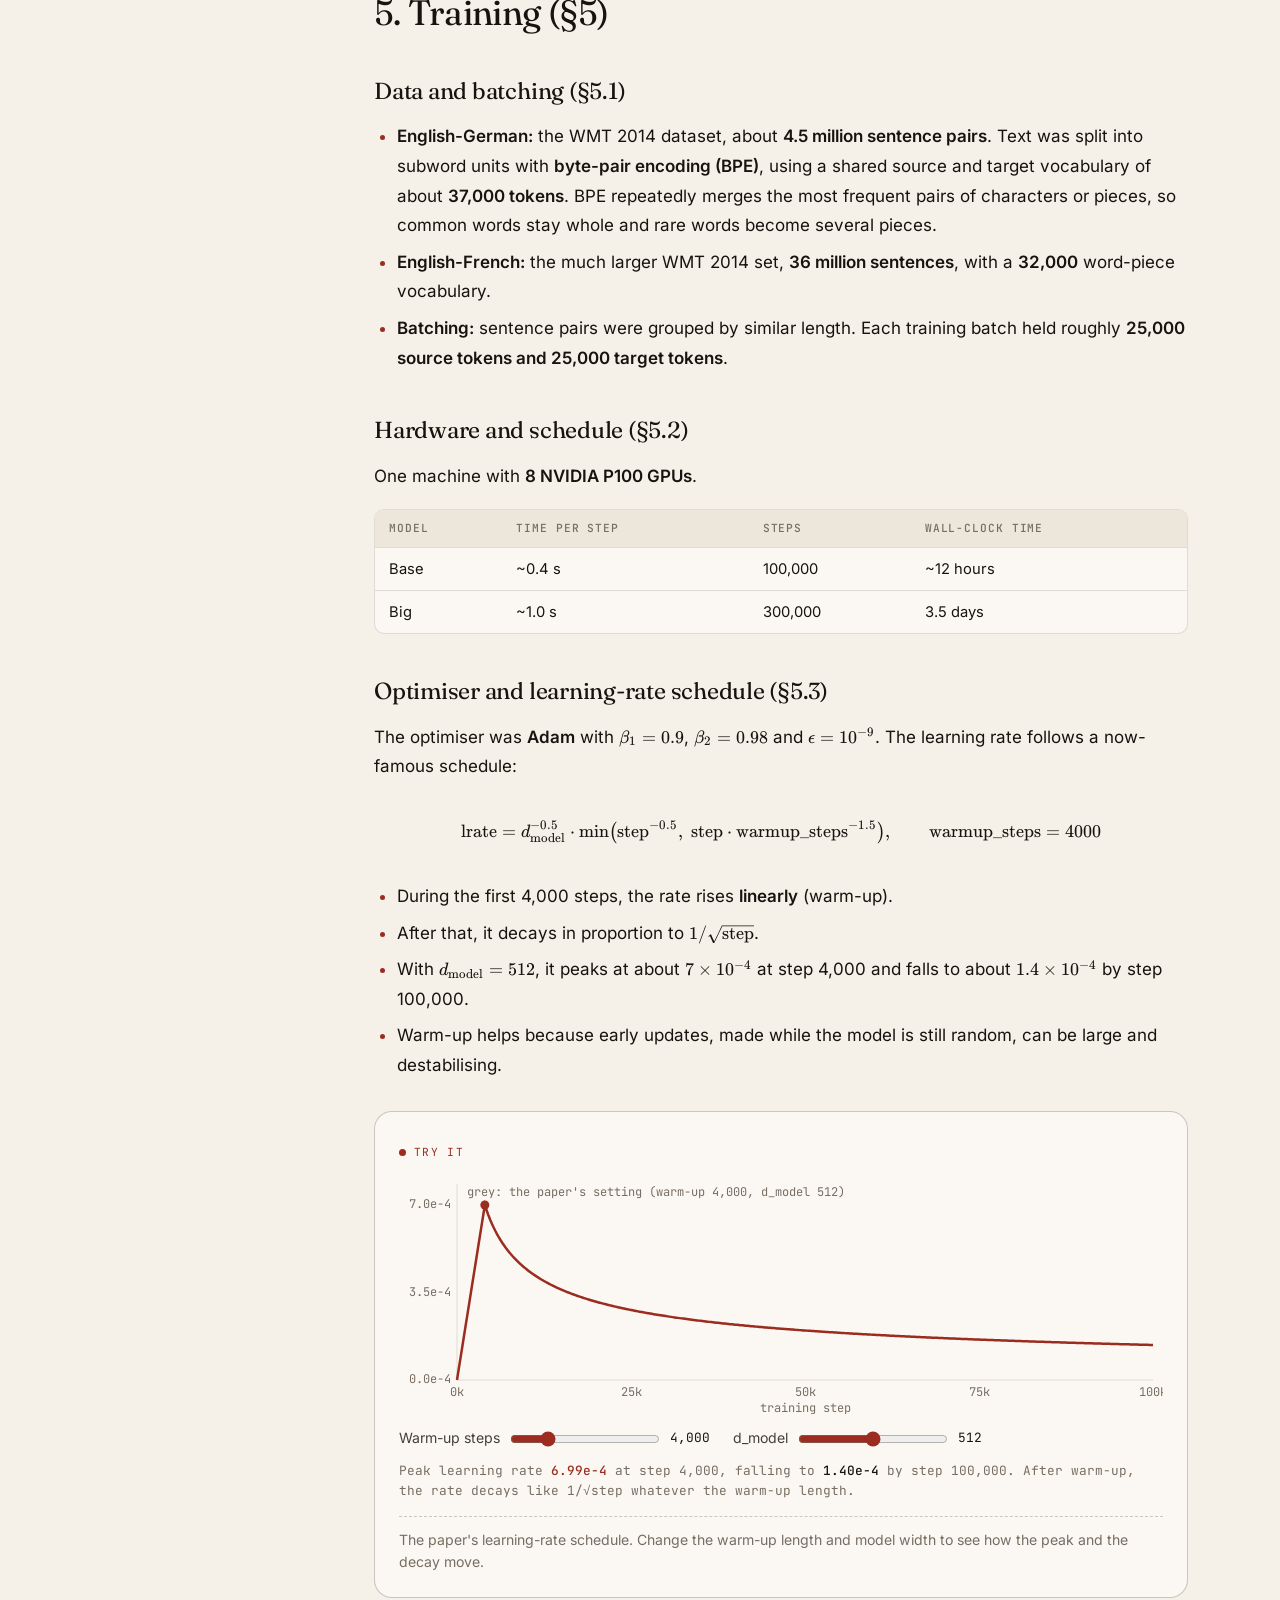
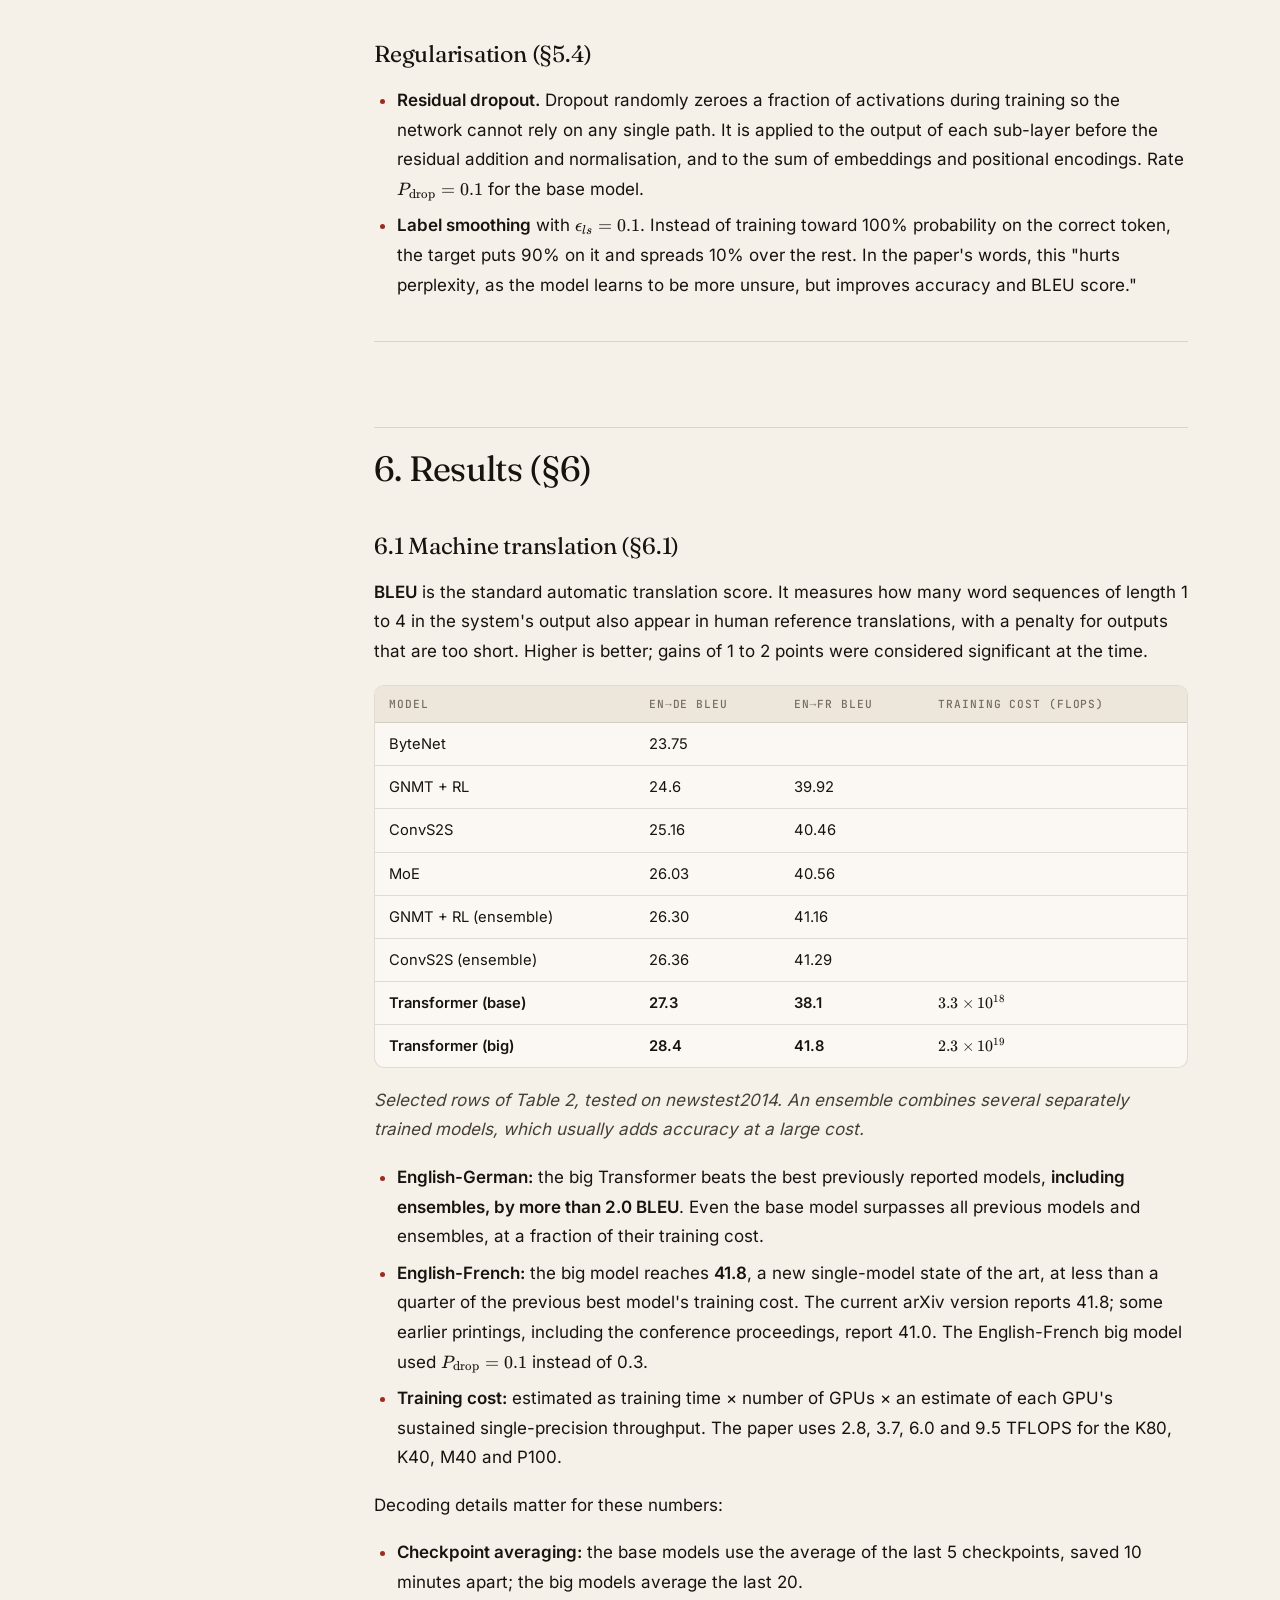
<file: reading/papers/attention-is-all-you-need/index.html>
<!DOCTYPE html>
<html lang="en">
  <head>
    <meta charset="utf-8" />
    <meta name="viewport" content="width=device-width, initial-scale=1" />
    <title>Attention Is All You Need, explained · Aaryan Shah</title>
    <meta name="description" content="The paper that replaced recurrence with self-attention and became the basis of BERT, GPT and nearly every modern language model. Every section, table and ablation, with live demos of attention, scaling, positional encoding and the learning-rate schedule." />
    <meta name="author" content="Aaryan Shah" />
    <meta name="theme-color" content="#F5F0E8" media="(prefers-color-scheme: light)" />
    <meta name="theme-color" content="#0E0C0A" media="(prefers-color-scheme: dark)" />
    <link rel="canonical" href="https://aaryan04.github.io/portfolio/reading/papers/attention-is-all-you-need/" />
    <meta property="og:type" content="article" />
    <meta property="og:title" content="Attention Is All You Need, explained · Aaryan Shah" />
    <meta property="og:description" content="The paper that replaced recurrence with self-attention and became the basis of BERT, GPT and nearly every modern language model. Every section, table and ablation, with live demos of attention, scaling, positional encoding and the learning-rate schedule." />
    <meta property="og:url" content="https://aaryan04.github.io/portfolio/reading/papers/attention-is-all-you-need/" />
    <meta property="og:image" content="https://aaryan04.github.io/portfolio/assets/site/img/og-image.jpg" />
    <meta name="twitter:card" content="summary_large_image" />
    <link rel="alternate" type="application/rss+xml" title="Aaryan Shah, reading list" href="../../../reading/feed.xml" />
    <link rel="icon" href="../../../assets/site/favicon.svg" type="image/svg+xml" />
    <link rel="preload" href="../../../assets/site/fonts/fraunces-latin-opsz-normal.woff2" as="font" type="font/woff2" crossorigin />
    <link rel="preload" href="../../../assets/site/fonts/inter-latin-wght-normal.woff2" as="font" type="font/woff2" crossorigin />
    <link rel="stylesheet" href="../../../assets/site/site.css" />
    <link rel="stylesheet" href="../../../assets/site/reading.css" />
    <link rel="stylesheet" href="../../../assets/site/vendor/katex/katex.min.css" />
    <script>
      (function () {
        var d = document.documentElement;
        d.classList.add("js");
        try {
          var t = localStorage.getItem("theme");
          if (t === "light" || t === "dark") d.setAttribute("data-theme", t);
        } catch (e) {}
      })();
    </script>
  </head>
  <body class="reading-page">
    <svg width="0" height="0" style="position:absolute" aria-hidden="true">
      <symbol id="i-linkedin" viewBox="0 0 128 128"><path fill="currentColor" d="M116 3H12a8.91 8.91 0 00-9 8.8v104.42a8.91 8.91 0 009 8.78h104a8.93 8.93 0 009-8.81V11.77A8.93 8.93 0 00116 3zM39.17 107H21.06V48.73h18.11zm-9-66.21a10.5 10.5 0 1110.49-10.5 10.5 10.5 0 01-10.54 10.48zM107 107H88.89V78.65c0-6.75-.12-15.44-9.41-15.44s-10.87 7.36-10.87 15V107H50.53V48.73h17.36v8h.24c2.42-4.58 8.32-9.41 17.13-9.41C103.6 47.28 107 59.35 107 75z"/></symbol>
      <symbol id="i-github" viewBox="0 0 24 24"><path fill="currentColor" d="M12 .297c-6.63 0-12 5.373-12 12 0 5.303 3.438 9.8 8.205 11.385.6.113.82-.258.82-.577 0-.285-.01-1.04-.015-2.04-3.338.724-4.042-1.61-4.042-1.61C4.422 18.07 3.633 17.7 3.633 17.7c-1.087-.744.084-.729.084-.729 1.205.084 1.838 1.236 1.838 1.236 1.07 1.835 2.809 1.305 3.495.998.108-.776.417-1.305.76-1.605-2.665-.3-5.466-1.332-5.466-5.93 0-1.31.465-2.38 1.235-3.22-.135-.303-.54-1.523.105-3.176 0 0 1.005-.322 3.3 1.23.96-.267 1.98-.399 3-.405 1.02.006 2.04.138 3 .405 2.28-1.552 3.285-1.23 3.285-1.23.645 1.653.24 2.873.12 3.176.765.84 1.23 1.91 1.23 3.22 0 4.61-2.805 5.625-5.475 5.92.42.36.81 1.096.81 2.22 0 1.606-.015 2.896-.015 3.286 0 .315.21.69.825.57C20.565 22.092 24 17.592 24 12.297c0-6.627-5.373-12-12-12"/></symbol>
        <symbol id="i-file" viewBox="0 0 24 24"><g fill="none" stroke="currentColor" stroke-width="1.6" stroke-linecap="round" stroke-linejoin="round"><path d="M14 2H6a2 2 0 0 0-2 2v16a2 2 0 0 0 2 2h12a2 2 0 0 0 2-2V8z"/><path d="M14 2v6h6M16 13H8M16 17H8M10 9H8"/></g></symbol>
        <symbol id="i-mail" viewBox="0 0 24 24"><g fill="none" stroke="currentColor" stroke-width="1.6" stroke-linecap="round" stroke-linejoin="round"><rect x="2" y="4" width="20" height="16" rx="2"/><path d="m22 7-8.97 5.7a1.94 1.94 0 0 1-2.06 0L2 7"/></g></symbol>
        <symbol id="i-arrow-ur" viewBox="0 0 24 24"><g fill="none" stroke="currentColor" stroke-width="1.8" stroke-linecap="round" stroke-linejoin="round"><path d="M7 17 17 7M7 7h10v10"/></g></symbol>
        <symbol id="i-arrow-r" viewBox="0 0 24 24"><g fill="none" stroke="currentColor" stroke-width="1.8" stroke-linecap="round" stroke-linejoin="round"><path d="M5 12h14M13 6l6 6-6 6"/></g></symbol>
        <symbol id="i-arrow-up" viewBox="0 0 24 24"><g fill="none" stroke="currentColor" stroke-width="1.8" stroke-linecap="round" stroke-linejoin="round"><path d="M12 19V5M6 11l6-6 6 6"/></g></symbol>
        <symbol id="i-sun" viewBox="0 0 24 24"><g fill="none" stroke="currentColor" stroke-width="1.6" stroke-linecap="round" stroke-linejoin="round"><circle cx="12" cy="12" r="4"/><path d="M12 2v2M12 20v2M4.93 4.93l1.41 1.41M17.66 17.66l1.41 1.41M2 12h2M20 12h2M6.34 17.66l-1.41 1.41M19.07 4.93l-1.41 1.41"/></g></symbol>
        <symbol id="i-moon" viewBox="0 0 24 24"><g fill="none" stroke="currentColor" stroke-width="1.6" stroke-linecap="round" stroke-linejoin="round"><path d="M12 3a6 6 0 0 0 9 9 9 9 0 1 1-9-9z"/></g></symbol>
        <symbol id="i-pin" viewBox="0 0 24 24"><g fill="none" stroke="currentColor" stroke-width="1.6" stroke-linecap="round" stroke-linejoin="round"><path d="M20 10c0 6-8 12-8 12s-8-6-8-12a8 8 0 0 1 16 0z"/><circle cx="12" cy="10" r="3"/></g></symbol>
        <symbol id="i-send" viewBox="0 0 24 24"><g fill="none" stroke="currentColor" stroke-width="1.6" stroke-linecap="round" stroke-linejoin="round"><path d="m22 2-7 20-4-9-9-4z"/><path d="M22 2 11 13"/></g></symbol>
        <symbol id="i-database" viewBox="0 0 24 24"><g fill="none" stroke="currentColor" stroke-width="1.5" stroke-linecap="round" stroke-linejoin="round"><ellipse cx="12" cy="5" rx="9" ry="3"/><path d="M3 5v14c0 1.66 4 3 9 3s9-1.34 9-3V5"/><path d="M3 12c0 1.66 4 3 9 3s9-1.34 9-3"/></g></symbol>
        <symbol id="i-brain" viewBox="0 0 24 24"><g fill="none" stroke="currentColor" stroke-width="1.5" stroke-linecap="round" stroke-linejoin="round"><rect x="4" y="4" width="16" height="16" rx="2"/><rect x="9" y="9" width="6" height="6"/><path d="M9 1v3M15 1v3M9 20v3M15 20v3M20 9h3M20 14h3M1 9h3M1 14h3"/></g></symbol>
        <symbol id="i-chart" viewBox="0 0 24 24"><g fill="none" stroke="currentColor" stroke-width="1.5" stroke-linecap="round" stroke-linejoin="round"><path d="M3 3v18h18"/><path d="M18 17V9M13 17V5M8 17v-3"/></g></symbol>
        <symbol id="i-cloud" viewBox="0 0 24 24"><g fill="none" stroke="currentColor" stroke-width="1.5" stroke-linecap="round" stroke-linejoin="round"><path d="M17.5 19H9a7 7 0 1 1 6.71-9h1.79a4.5 4.5 0 1 1 0 9z"/></g></symbol>
        <symbol id="i-camera" viewBox="0 0 24 24"><g fill="none" stroke="currentColor" stroke-width="1.6" stroke-linecap="round" stroke-linejoin="round"><path d="M14.5 4h-5L7 7H4a2 2 0 0 0-2 2v9a2 2 0 0 0 2 2h16a2 2 0 0 0 2-2V9a2 2 0 0 0-2-2h-3z"/><circle cx="12" cy="13" r="3.5"/></g></symbol>
        <symbol id="i-paper" viewBox="0 0 24 24"><g fill="none" stroke="currentColor" stroke-width="1.6" stroke-linecap="round" stroke-linejoin="round"><path d="M4 19.5v-15A2.5 2.5 0 0 1 6.5 2H20v20H6.5a2.5 2.5 0 0 1 0-5H20"/></g></symbol>
    </svg>

    <a class="skip-link" href="#main">Skip to content</a>
    <div class="progress" aria-hidden="true"><span></span></div>

    <header class="nav" id="nav">
      <div class="nav-inner">
        <a class="brand" href="../../../" aria-label="Aaryan Shah, home">
          <span class="brand-mark">AS</span>
          <span class="brand-name">Aaryan Shah</span>
        </a>
        <nav class="nav-links" aria-label="Primary">
          <a href="../../../#about">About Me</a>
          <a href="../../../#education">Education</a>
          <a href="../../../#experience">Experience</a>
          <a href="../../../#projects">Projects</a>
          <a href="../../../#publications">Publications</a>
          <a href="../../../#contact">Contact</a>
          <a href="../../../reading/" class="is-active" aria-current="page">Reading</a>
          <a class="nav-ext" href="https://aaryanclicks.com/" target="_blank" rel="noopener">Photography <svg aria-hidden="true"><use href="#i-arrow-ur" /></svg></a>
        </nav>
        <div class="nav-actions">
          <button class="theme-toggle" id="theme-toggle" type="button" aria-label="Toggle dark mode">
            <svg class="i-sun" aria-hidden="true"><use href="#i-sun" /></svg>
            <svg class="i-moon" aria-hidden="true"><use href="#i-moon" /></svg>
          </button>
          <a class="btn btn-sm btn-outline nav-resume" target="_blank" rel="noopener" href="https://drive.google.com/file/d/1o-hSDuU1eyi58XIbdlitKkuIcR2H6NIx/view?usp=sharing">
            Résumé <svg aria-hidden="true"><use href="#i-arrow-ur" /></svg>
          </a>
          <button class="menu-toggle" id="menu-toggle" type="button" aria-label="Open menu" aria-expanded="false" aria-controls="mobile-menu">
            <span></span><span></span>
          </button>
        </div>
      </div>
    </header>

    <div class="mobile-menu" id="mobile-menu" hidden>
      <nav aria-label="Mobile">
        <a href="../../../#about"><span>01</span>About Me</a>
        <a href="../../../#education"><span>02</span>Education</a>
        <a href="../../../#experience"><span>03</span>Experience</a>
        <a href="../../../#projects"><span>04</span>Projects</a>
        <a href="../../../#publications"><span>05</span>Publications</a>
        <a href="../../../#contact"><span>06</span>Contact</a>
        <a href="../../../reading/"><span>07</span>Reading</a>
        <a href="https://aaryanclicks.com/" target="_blank" rel="noopener"><span>08</span>Photography ↗</a>
      </nav>
      <a class="btn btn-solid" target="_blank" rel="noopener" href="https://drive.google.com/file/d/1o-hSDuU1eyi58XIbdlitKkuIcR2H6NIx/view?usp=sharing">Résumé <svg aria-hidden="true"><use href="#i-arrow-ur" /></svg></a>
    </div>

    <main id="main" class="article-main">
      <div class="container">
        <a class="crumb" href="../../../reading/"><svg aria-hidden="true"><use href="#i-arrow-r" /></svg> Reading list</a>
        <header class="article-head" id="top">
          <p class="article-kicker"><span class="rcard-type t-paper">Paper explainer</span><span class="mono muted">26 min read · Oct 12, 2026</span></p>
          <h1 class="article-title">Attention Is All You Need</h1>
          <p class="article-sub">The Transformer, explained for a first-time reader</p>
          <dl class="article-facts"><div><dt>Authors</dt><dd>Ashish Vaswani, Noam Shazeer, Niki Parmar, Jakob Uszkoreit, Llion Jones, Aidan N. Gomez, Łukasz Kaiser, Illia Polosukhin</dd></div><div><dt>Affiliation</dt><dd>Google Brain, Google Research and the University of Toronto. All eight are listed as equal contributors, in random order.</dd></div><div><dt>Published</dt><dd>NeurIPS 2017</dd></div><div><dt>You need</dt><dd>A rough idea of what a neural network is. Everything else is explained as we go.</dd></div></dl>
          <div class="pub-links"><a class="chip-link" href="https://arxiv.org/abs/1706.03762" target="_blank" rel="noopener"><svg aria-hidden="true"><use href="#i-paper" /></svg>arXiv:1706.03762</a><a class="chip-link" href="../../../reading/"><svg aria-hidden="true"><use href="#i-arrow-r" /></svg>All readings</a></div>
        </header>
        <div class="article-grid">
          <aside class="toc" aria-label="On this page">
            <details class="toc-box" open><summary>On this page</summary><ol><li><a href="#tldr">TL;DR</a></li><li><a href="#how-this-article-is-organised">How this article is organised</a></li><li><a href="#1-the-problem-sequence-transduction-in-2017-1">1. The problem: sequence transduction in 2017 (§1)</a></li><li><a href="#2-what-came-before-2">2. What came before (§2)</a></li><li><a href="#3-the-architecture-3">3. The architecture (§3)</a></li><li><a href="#4-why-self-attention-4">4. Why self-attention? (§4)</a></li><li><a href="#5-training-5">5. Training (§5)</a></li><li><a href="#6-results-6">6. Results (§6)</a></li><li><a href="#7-peeking-inside-attention-visualisations-appendix">7. Peeking inside: attention visualisations (appendix)</a></li><li><a href="#8-the-authors-conclusion-7">8. The authors&#x27; conclusion (§7)</a></li><li><a href="#9-reading-it-today">9. Reading it today</a></li><li><a href="#10-glossary">10. Glossary</a></li><li><a href="#11-cheat-sheet-the-numbers-to-remember">11. Cheat sheet: the numbers to remember</a></li></ol></details>
          </aside>
          <article class="prose">
<h2 id="tldr"><a class="anchor" href="#tldr" aria-label="Link to this section">#</a>TL;DR</h2>
<ul>
<li>In 2017, the best translation systems read a sentence <strong>one word at a time</strong> using recurrent neural networks (RNNs). That made them slow to train, because step 50 had to wait for step 49.</li>
<li>The paper proposes the <strong>Transformer</strong>, which drops recurrence completely. Every word looks at every other word at once through <strong>attention</strong>, so a whole sentence is processed in parallel.</li>
<li>The core operation is <strong>scaled dot-product attention</strong>, <span class="math-inline">$\mathrm{softmax}(QK^\top/\sqrt{d_k})V$</span>, run as several <strong>heads</strong> in parallel. <strong>Positional encodings</strong> tell the model about word order, since attention by itself ignores order.</li>
<li>On English-to-German translation (WMT 2014) it scored <strong>28.4 BLEU</strong>, more than 2 points above the best previous systems including ensembles. On English-to-French it set a single-model record of <strong>41.8 BLEU</strong>. Training took <strong>3.5 days on 8 GPUs</strong>, a fraction of previous costs.</li>
<li>It also did well on English <strong>constituency parsing</strong>, a very different task, with little tuning. This architecture later became the basis of BERT, GPT and almost every large language model.</li>
</ul>
<h2 id="how-this-article-is-organised"><a class="anchor" href="#how-this-article-is-organised" aria-label="Link to this section">#</a>How this article is organised</h2>
<p>It follows the paper's own order, adding background where a first-time reader needs it. Section numbers in brackets, like (§3.2), point to the paper.</p>
<ol>
<li>The problem and what came before (§1–2)</li>
<li>The architecture, piece by piece (§3)</li>
<li>Why self-attention is a good idea (§4)</li>
<li>How it was trained (§5)</li>
<li>Results, ablations and parsing (§6)</li>
<li>Attention visualisations (appendix)</li>
<li>The authors' conclusion (§7), then a short "reading it today" note, a glossary and a cheat sheet</li>
</ol>
<hr />
<h2 id="1-the-problem-sequence-transduction-in-2017-1"><a class="anchor" href="#1-the-problem-sequence-transduction-in-2017-1" aria-label="Link to this section">#</a>1. The problem: sequence transduction in 2017 (§1)</h2>
<p><strong>Sequence transduction</strong> means turning one sequence into another: a sentence in English into one in German, speech into text, a sentence into its grammatical parse. The paper's main test is <strong>machine translation</strong>.</p>
<h3 id="encoder-decoder-models">Encoder-decoder models</h3>
<p>The standard design was an <strong>encoder-decoder</strong>:</p>
<ul>
<li>The <strong>encoder</strong> reads the input sentence and turns it into vectors (lists of numbers) that represent its meaning.</li>
<li>The <strong>decoder</strong> produces the output one token at a time. Each new token is predicted from the encoder's vectors and from the tokens already produced. Feeding a model's own previous outputs back in like this is called being <strong>auto-regressive</strong>.</li>
</ul>
<p>Both halves were usually <strong>recurrent neural networks</strong>, mostly LSTMs or GRUs. An RNN keeps a hidden state <span class="math-inline">$h_t$</span> and updates it once per word: <span class="math-inline">$h_t = f(h_{t-1}, x_t)$</span>. To compute the state for word 50, you need the state for word 49, and so on back to word 1.</p>
<p>That sequential dependency is the problem the paper attacks. GPUs are fast because they do thousands of things in parallel, but an RNN must take its steps in order <strong>within</strong> each sentence. The paper notes that this "precludes parallelization within training examples, which becomes critical at longer sequence lengths", since memory limits how many sentences you can batch together. Tricks such as factorised layers and conditional computation sped RNNs up, but "the fundamental constraint of sequential computation, however, remains."</p>
<h3 id="attention-before-the-transformer">Attention, before the Transformer</h3>
<p><strong>Attention</strong> already existed. Introduced for translation by Bahdanau, Cho and Bengio in 2014, it lets the decoder, at each output step, look back over <em>all</em> encoder states and take a weighted average of them, with weights saying how relevant each input word is right now. When producing the German verb, the decoder can focus on the English verb even if it was 20 words earlier.</p>
<p>Attention lets a model connect words "without regard to their distance". But until this paper it was almost always added <em>on top of</em> an RNN. The paper's question is: what if attention is the only mechanism?</p>
<blockquote>
<p><strong>The claim in one line:</strong> "We propose the Transformer, a model architecture eschewing recurrence and instead relying entirely on an attention mechanism to draw global dependencies between input and output." It reached a new state of the art in translation "after being trained for as little as twelve hours on eight P100 GPUs."</p>
</blockquote>
<h2 id="2-what-came-before-2"><a class="anchor" href="#2-what-came-before-2" aria-label="Link to this section">#</a>2. What came before (§2)</h2>
<p>Others had also tried to remove the sequential bottleneck, mainly with <strong>convolutional neural networks</strong> (CNNs), which process all positions in parallel: the Extended Neural GPU, <strong>ByteNet</strong> and <strong>ConvS2S</strong>. A convolution only looks at a small window of neighbours, though. To connect two distant words you must stack layers. The number of operations needed to relate two positions grows <strong>linearly</strong> with their distance in ConvS2S and <strong>logarithmically</strong> in ByteNet. That makes long-range dependencies harder to learn.</p>
<p>In the Transformer, any two positions are connected in a <strong>constant</strong> number of operations. The paper admits a cost: an attention output is a weighted <em>average</em>, which blurs detail ("reduced effective resolution"). Its fix is <strong>multi-head attention</strong>, covered below.</p>
<p>The paper also credits earlier uses of <strong>self-attention</strong>, meaning attention between positions of the <em>same</em> sequence. It had been used for reading comprehension, abstractive summarisation, textual entailment and sentence representations. It also cites end-to-end memory networks, which use recurrent attention for question answering. The novelty claimed is that the Transformer is "the first transduction model relying entirely on self-attention to compute representations of its input and output without using sequence-aligned RNNs or convolution."</p>
<hr />
<h2 id="3-the-architecture-3"><a class="anchor" href="#3-the-architecture-3" aria-label="Link to this section">#</a>3. The architecture (§3)</h2>
<p>The Transformer keeps the encoder-decoder shape. The encoder maps input tokens <span class="math-inline">$(x_1, \dots, x_n)$</span> to vectors <span class="math-inline">$\mathbf{z} = (z_1, \dots, z_n)$</span>. Given <span class="math-inline">$\mathbf{z}$</span>, the decoder generates the output <span class="math-inline">$(y_1, \dots, y_m)$</span> one token at a time, auto-regressively.</p>
<figure class="paper-demo" data-demo="architecture"><p class="demo-kicker">Try it</p><div class="demo-body"></div><figcaption>The Transformer, after the paper's Figure 1. Click any block to see what it does and where the paper describes it.</figcaption></figure>
<h3 id="31-the-encoder-and-decoder-stacks-31">3.1 The encoder and decoder stacks (§3.1)</h3>
<p><strong>Encoder.</strong> A stack of <span class="math-inline">$N = 6$</span> identical layers. Each layer has two <strong>sub-layers</strong>:</p>
<ol>
<li>multi-head <strong>self-attention</strong>, where every input position looks at every input position;</li>
<li>a simple position-wise <strong>feed-forward network</strong>, applied to each position separately.</li>
</ol>
<p>Each sub-layer is wrapped in a <strong>residual connection</strong> followed by <strong>layer normalisation</strong>:</p>
<div class="math-display">$$\text{output} = \mathrm{LayerNorm}\big(x + \mathrm{Sublayer}(x)\big)$$</div>
<ul>
<li>A <strong>residual connection</strong> adds the sub-layer's input back to its output. The layer only has to learn a <em>change</em> to its input, which makes deep stacks much easier to train. This idea came from ResNets in image recognition.</li>
<li><strong>Layer normalisation</strong> rescales each position's vector to zero mean and unit variance (with learned scale and shift), which keeps values in a stable range.</li>
</ul>
<p>To make the residual additions work, every sub-layer and the embedding layers output vectors of the same size, <span class="math-inline">$d_{\text{model}} = 512$</span>.</p>
<p><strong>Decoder.</strong> Also <span class="math-inline">$N = 6$</span> identical layers, with a third sub-layer in between: multi-head attention over the <strong>encoder's output</strong>. This is where the decoder "reads" the source sentence. The decoder's self-attention is <strong>masked</strong> so that position <span class="math-inline">$i$</span> cannot see positions after <span class="math-inline">$i$</span>. Because the output is also shifted right by one position, the prediction for position <span class="math-inline">$i$</span> depends only on outputs before <span class="math-inline">$i$</span>. During training, the model sees the whole target sentence at once, but each position must predict its next token without peeking ahead.</p>
<h3 id="32-attention-32">3.2 Attention (§3.2)</h3>
<p>The paper defines attention as "mapping a query and a set of key-value pairs to an output". The output is a weighted sum of the <strong>values</strong>, and each weight comes from how well the <strong>query</strong> matches the corresponding <strong>key</strong>.</p>
<blockquote>
<p><strong>Analogy:</strong> A library catalogue. Your question is the <strong>query</strong>. Each book has a catalogue card, its <strong>key</strong>, and the book itself, its <strong>value</strong>. Attention compares your query with every card, then hands you a blend of all the books, mostly made of those whose cards matched best. Unlike a real library, the match is soft: you get 58% of one book, 28% of another and 14% of a third.</p>
</blockquote>
<p>In self-attention, the queries, keys and values are all computed from the same sentence. Each word asks "which other words matter for understanding me?", and its new representation is a blend of the words it attends to.</p>
<h4 id="scaled-dot-product-attention-321">Scaled dot-product attention (§3.2.1)</h4>
<p>Stack the queries into a matrix <span class="math-inline">$Q$</span>, the keys into <span class="math-inline">$K$</span> and the values into <span class="math-inline">$V$</span>. Queries and keys have dimension <span class="math-inline">$d_k$</span>; values have dimension <span class="math-inline">$d_v$</span>.</p>
<div class="math-display">$$\mathrm{Attention}(Q, K, V) = \mathrm{softmax}\!\left(\frac{QK^\top}{\sqrt{d_k}}\right) V$$</div>
<p>Reading it from the inside out:</p>
<ol>
<li><span class="math-inline">$QK^\top$</span>: the dot product of every query with every key, giving a matrix of match scores. For <span class="math-inline">$n$</span> words, it is <span class="math-inline">$n \times n$</span>.</li>
<li><span class="math-inline">$\div \sqrt{d_k}$</span>: scale the scores down (explained just below).</li>
<li><strong>softmax</strong>, row by row: turn each row of scores into positive weights that sum to 1.</li>
<li><span class="math-inline">$\times V$</span>: each output is the weighted average of the value vectors.</li>
</ol>
<p><strong>A tiny worked example.</strong> Take the sentence "the animal … street … it" and focus on the query for "it", with <span class="math-inline">$d_k = 2$</span>. Suppose:</p>
<div class="table-wrap"><table>
<thead>
<tr>
<th>word</th>
<th>key</th>
<th>value</th>
</tr>
</thead>
<tbody>
<tr>
<td>the</td>
<td>(0, 1)</td>
<td>(1, 0)</td>
</tr>
<tr>
<td>animal</td>
<td>(2, 0)</td>
<td>(0, 1)</td>
</tr>
<tr>
<td>street</td>
<td>(1, 1)</td>
<td>(1, 1)</td>
</tr>
</tbody>
</table></div>
<p>With query <span class="math-inline">$q_{\text{it}} = (1, 0)$</span>:</p>
<ul>
<li>dot products with the keys are 0, 2 and 1;</li>
<li>divided by <span class="math-inline">$\sqrt{2}$</span>, they become 0, 1.41 and 0.71;</li>
<li>softmax turns those into weights of <strong>0.14, 0.58 and 0.28</strong>, so "it" attends mostly to "animal";</li>
<li>the output is <span class="math-inline">$0.14\,(1,0) + 0.58\,(0,1) + 0.28\,(1,1) = (0.42,\ 0.86)$</span>, a new vector for "it" that now carries mostly "animal" information.</li>
</ul>
<p>In a real model, queries, keys and values are learned, so the network discovers what "matching" should mean.</p>
<figure class="paper-demo" data-demo="attention"><p class="demo-kicker">Try it</p><div class="demo-body"></div><figcaption>The worked example, live. Rotate the query for "it" and watch the attention weights and the output vector change. Toggle the √d_k scaling to see how it softens the weights.</figcaption></figure>
<p><strong>Why scale by <span class="math-inline">$\sqrt{d_k}$</span>?</strong> The two common attention types were <em>additive</em> attention, which scores with a small one-layer network, and <em>dot-product</em> attention. Dot-product attention is much faster and uses less memory because it is just matrix multiplication, which GPUs are built for. But for large <span class="math-inline">$d_k$</span>, unscaled dot-product attention did worse than additive attention. The authors' explanation: if the components of <span class="math-inline">$q$</span> and <span class="math-inline">$k$</span> are independent with mean 0 and variance 1, their dot product <span class="math-inline">$q \cdot k = \sum_{i=1}^{d_k} q_i k_i$</span> has mean 0 and <strong>variance <span class="math-inline">$d_k$</span></strong>. With <span class="math-inline">$d_k = 64$</span>, scores have a standard deviation of about 8. Softmax over numbers that spread out becomes nearly one-hot: one weight close to 1, the rest close to 0. In that region its gradients are tiny, so learning stalls. Dividing by <span class="math-inline">$\sqrt{d_k}$</span> brings the variance back to 1.</p>
<figure class="paper-demo" data-demo="scaling"><p class="demo-kicker">Try it</p><div class="demo-body"></div><figcaption>Why the paper scales by √d_k. Eight random keys are scored against a random query with d_k dimensions. Raise d_k: without scaling, softmax collapses onto one key; with scaling, the weights stay spread out.</figcaption></figure>
<p><strong>Masking.</strong> In the decoder, a position must not attend to future positions. The fix is to set the scores for illegal connections to <span class="math-inline">$-\infty$</span> before the softmax. Since <span class="math-inline">$e^{-\infty} = 0$</span>, those positions get exactly zero weight.</p>
<h4 id="multi-head-attention-322">Multi-head attention (§3.2.2)</h4>
<p>One attention operation produces one weighted average per position. But a word may need several kinds of information at once: its subject, its object, the word before it. Averaging them all into one blend loses detail. The paper's answer is to run several attentions in parallel, each with its own learned projections:</p>
<p><div class="math-display">$$\mathrm{MultiHead}(Q, K, V) = \mathrm{Concat}(\mathrm{head}_1, \dots, \mathrm{head}_h)\, W^O$$</div>
<div class="math-display">$$\mathrm{head}_i = \mathrm{Attention}(Q W_i^Q,\ K W_i^K,\ V W_i^V)$$</div></p>
<ul>
<li>Each head projects the <span class="math-inline">$d_{\text{model}}$</span>-dimensional input down to <span class="math-inline">$d_k$</span> dimensions for queries and keys and <span class="math-inline">$d_v$</span> for values. The projection matrices are <span class="math-inline">$W_i^Q, W_i^K \in \mathbb{R}^{d_{\text{model}} \times d_k}$</span> and <span class="math-inline">$W_i^V \in \mathbb{R}^{d_{\text{model}} \times d_v}$</span>.</li>
<li>The <span class="math-inline">$h$</span> head outputs are concatenated and projected back to <span class="math-inline">$d_{\text{model}}$</span> by <span class="math-inline">$W^O \in \mathbb{R}^{h d_v \times d_{\text{model}}}$</span>.</li>
<li>The paper uses <span class="math-inline">$h = 8$</span> heads with <span class="math-inline">$d_k = d_v = d_{\text{model}}/h = 64$</span>. Because each head is smaller, total compute is similar to one big head with full dimensionality.</li>
</ul>
<p>In the paper's words: "Multi-head attention allows the model to jointly attend to information from different representation subspaces at different positions. With a single attention head, averaging inhibits this."</p>
<blockquote>
<p><strong>Analogy:</strong> One reader highlighting a page with one colour, versus eight readers each highlighting for one thing (names, verbs, dates, pronouns), then combining their notes.</p>
</blockquote>
<h4 id="three-ways-the-transformer-uses-attention-323">Three ways the Transformer uses attention (§3.2.3)</h4>
<ol>
<li><strong>Encoder self-attention.</strong> Queries, keys and values all come from the previous encoder layer. Every input position can attend to every input position.</li>
<li><strong>Decoder (masked) self-attention.</strong> Each output position attends to itself and earlier output positions only, which preserves the auto-regressive property.</li>
<li><strong>Encoder-decoder attention.</strong> Queries come from the decoder; keys and values come from the encoder's final output. Every decoder position can look at the whole source sentence, like the RNN attention described in section 1.</li>
</ol>
<h3 id="33-position-wise-feed-forward-networks-33">3.3 Position-wise feed-forward networks (§3.3)</h3>
<p>After attention mixes information <em>between</em> positions, each position is processed <em>on its own</em> by the same small two-layer network:</p>
<div class="math-display">$$\mathrm{FFN}(x) = \max(0,\ x W_1 + b_1)\, W_2 + b_2$$</div>
<p><span class="math-inline">$\max(0, \cdot)$</span> is the ReLU activation. The inner layer is wider, <span class="math-inline">$d_{ff} = 2048$</span>, with input and output <span class="math-inline">$d_{\text{model}} = 512$</span>. The same weights are used at every position within a layer, but each layer has its own. The paper notes this is equivalent to two convolutions with kernel size 1.</p>
<h3 id="34-embeddings-and-softmax-34">3.4 Embeddings and softmax (§3.4)</h3>
<ul>
<li><strong>Embeddings:</strong> each input and output token is turned into a learned vector of size <span class="math-inline">$d_{\text{model}}$</span>.</li>
<li><strong>Output:</strong> the decoder's final vectors go through a learned linear layer and a <strong>softmax</strong>, which gives a probability for every token in the vocabulary as the next token.</li>
<li><strong>Weight sharing:</strong> the same matrix is used for the input embedding, the output embedding and the pre-softmax linear layer, which saves parameters.</li>
<li><strong>Scaling:</strong> in the embedding layers, the weights are multiplied by <span class="math-inline">$\sqrt{d_{\text{model}}}$</span>.</li>
</ul>
<h3 id="35-positional-encoding-35">3.5 Positional encoding (§3.5)</h3>
<p>Attention compares every word with every other word but has <strong>no idea of order</strong>. Shuffle the input words and each word's set of attention scores stays the same. Since "dog bites man" and "man bites dog" mean different things, the model needs position information. The Transformer adds a <strong>positional encoding</strong> vector to each token's embedding at the bottom of both stacks. The paper uses fixed sine and cosine waves of different frequencies:</p>
<div class="math-display">$$PE_{(pos,\,2i)} = \sin\!\left(\frac{pos}{10000^{2i/d_{\text{model}}}}\right) \qquad PE_{(pos,\,2i+1)} = \cos\!\left(\frac{pos}{10000^{2i/d_{\text{model}}}}\right)$$</div>
<p><span class="math-inline">$pos$</span> is the position in the sentence and <span class="math-inline">$i$</span> indexes the dimension. Each pair of dimensions is a sine and cosine pair at one frequency. The wavelengths form a geometric progression from <span class="math-inline">$2\pi$</span> to <span class="math-inline">$10000 \cdot 2\pi$</span>.</p>
<blockquote>
<p><strong>Analogy:</strong> A clock with many hands. The second hand spins fast and tells you fine position; the hour hand moves slowly and tells you coarse position. Together, the hands give every moment a unique reading. Each sine/cosine pair is one hand.</p>
</blockquote>
<p><strong>Why sinusoids?</strong> The authors hypothesised that this makes it easy to attend by <em>relative</em> position. For any fixed offset <span class="math-inline">$k$</span>, <span class="math-inline">$PE_{pos+k}$</span> is a <strong>linear function</strong> of <span class="math-inline">$PE_{pos}$</span>: for each frequency <span class="math-inline">$\omega$</span>, shifting by <span class="math-inline">$k$</span> is just a rotation of the <span class="math-inline">$(\sin \omega\, pos, \cos \omega\, pos)$</span> pair by angle <span class="math-inline">$\omega k$</span>. They also tried <strong>learned</strong> positional embeddings, one learned vector per position, and got nearly identical results (Table 3, row E). They kept sinusoids because they "may allow the model to extrapolate to sequence lengths longer than the ones encountered during training."</p>
<figure class="paper-demo" data-demo="positional"><p class="demo-kicker">Try it</p><div class="demo-body"></div><figcaption>The sinusoidal positional encodings for the first 64 positions of a 128-dimensional model. Each row is one position; early dimensions oscillate quickly, later ones slowly. Hover or tap a row to see its values.</figcaption></figure>
<hr />
<h2 id="4-why-self-attention-4"><a class="anchor" href="#4-why-self-attention-4" aria-label="Link to this section">#</a>4. Why self-attention? (§4)</h2>
<p>The paper compares self-attention layers with recurrent and convolutional layers on three criteria:</p>
<ol>
<li><strong>Computation per layer:</strong> how much work one layer takes.</li>
<li><strong>Sequential operations:</strong> how many steps must happen one after another, which limits parallelism.</li>
<li><strong>Maximum path length:</strong> how many steps a signal must travel between the two most distant positions. Shorter paths make long-range dependencies easier to learn.</li>
</ol>
<p>Here <span class="math-inline">$n$</span> is the sequence length, <span class="math-inline">$d$</span> the representation dimension, <span class="math-inline">$k$</span> the convolution kernel size and <span class="math-inline">$r$</span> the neighbourhood size for restricted attention.</p>
<div class="table-wrap"><table>
<thead>
<tr>
<th>Layer type</th>
<th>Complexity per layer</th>
<th>Sequential operations</th>
<th>Maximum path length</th>
</tr>
</thead>
<tbody>
<tr>
<td>Self-attention</td>
<td><span class="math-inline">$O(n^2 \cdot d)$</span></td>
<td><span class="math-inline">$O(1)$</span></td>
<td><span class="math-inline">$O(1)$</span></td>
</tr>
<tr>
<td>Recurrent</td>
<td><span class="math-inline">$O(n \cdot d^2)$</span></td>
<td><span class="math-inline">$O(n)$</span></td>
<td><span class="math-inline">$O(n)$</span></td>
</tr>
<tr>
<td>Convolutional</td>
<td><span class="math-inline">$O(k \cdot n \cdot d^2)$</span></td>
<td><span class="math-inline">$O(1)$</span></td>
<td><span class="math-inline">$O(\log_k n)$</span></td>
</tr>
<tr>
<td>Self-attention (restricted)</td>
<td><span class="math-inline">$O(r \cdot n \cdot d)$</span></td>
<td><span class="math-inline">$O(1)$</span></td>
<td><span class="math-inline">$O(n/r)$</span></td>
</tr>
</tbody>
</table></div>
<p><em>Table 1 of the paper.</em></p>
<p>How to read it:</p>
<ul>
<li><strong>Self-attention connects everything in one step:</strong> path length <span class="math-inline">$O(1)$</span>, and all positions are computed in parallel.</li>
<li><strong>Cost:</strong> self-attention is quadratic in <span class="math-inline">$n$</span>, recurrence quadratic in <span class="math-inline">$d$</span>. Self-attention is cheaper whenever <span class="math-inline">$n &lt; d$</span>. That is the usual case for sentences in translation: a few dozen subword tokens versus <span class="math-inline">$d = 512$</span>.</li>
<li><strong>Very long sequences:</strong> attention could be <strong>restricted</strong> to a window of <span class="math-inline">$r$</span> neighbours, at the price of longer paths. The paper leaves this for future work.</li>
<li><strong>Convolutions:</strong> one layer with <span class="math-inline">$k &lt; n$</span> does not connect all pairs. You need a stack of <span class="math-inline">$O(n/k)$</span> ordinary layers or <span class="math-inline">$O(\log_k n)$</span> dilated ones, and convolutions are generally more expensive than recurrent layers by a factor of <span class="math-inline">$k$</span>. Separable convolutions cut the cost to <span class="math-inline">$O(k \cdot n \cdot d + n \cdot d^2)$</span>, but even with <span class="math-inline">$k = n$</span>, that equals the cost of a self-attention layer plus a feed-forward layer, which is exactly what the Transformer uses.</li>
</ul>
<p><strong>A bonus: interpretability.</strong> You can look at attention weights to see what the model attends to. The authors found that individual heads learn different tasks, many of which "appear to exhibit behavior related to the syntactic and semantic structure of the sentences" (see section 9 below).</p>
<hr />
<h2 id="5-training-5"><a class="anchor" href="#5-training-5" aria-label="Link to this section">#</a>5. Training (§5)</h2>
<h3 id="data-and-batching-51">Data and batching (§5.1)</h3>
<ul>
<li><strong>English-German:</strong> the WMT 2014 dataset, about <strong>4.5 million sentence pairs</strong>. Text was split into subword units with <strong>byte-pair encoding (BPE)</strong>, using a shared source and target vocabulary of about <strong>37,000 tokens</strong>. BPE repeatedly merges the most frequent pairs of characters or pieces, so common words stay whole and rare words become several pieces.</li>
<li><strong>English-French:</strong> the much larger WMT 2014 set, <strong>36 million sentences</strong>, with a <strong>32,000</strong> word-piece vocabulary.</li>
<li><strong>Batching:</strong> sentence pairs were grouped by similar length. Each training batch held roughly <strong>25,000 source tokens and 25,000 target tokens</strong>.</li>
</ul>
<h3 id="hardware-and-schedule-52">Hardware and schedule (§5.2)</h3>
<p>One machine with <strong>8 NVIDIA P100 GPUs</strong>.</p>
<div class="table-wrap"><table>
<thead>
<tr>
<th>Model</th>
<th>Time per step</th>
<th>Steps</th>
<th>Wall-clock time</th>
</tr>
</thead>
<tbody>
<tr>
<td>Base</td>
<td>~0.4 s</td>
<td>100,000</td>
<td>~12 hours</td>
</tr>
<tr>
<td>Big</td>
<td>~1.0 s</td>
<td>300,000</td>
<td>3.5 days</td>
</tr>
</tbody>
</table></div>
<h3 id="optimiser-and-learning-rate-schedule-53">Optimiser and learning-rate schedule (§5.3)</h3>
<p>The optimiser was <strong>Adam</strong> with <span class="math-inline">$\beta_1 = 0.9$</span>, <span class="math-inline">$\beta_2 = 0.98$</span> and <span class="math-inline">$\epsilon = 10^{-9}$</span>. The learning rate follows a now-famous schedule:</p>
<div class="math-display">$$\text{lrate} = d_{\text{model}}^{-0.5} \cdot \min\!\big(\text{step}^{-0.5},\ \text{step} \cdot \text{warmup\_steps}^{-1.5}\big), \qquad \text{warmup\_steps} = 4000$$</div>
<ul>
<li>During the first 4,000 steps, the rate rises <strong>linearly</strong> (warm-up).</li>
<li>After that, it decays in proportion to <span class="math-inline">$1/\sqrt{\text{step}}$</span>.</li>
<li>With <span class="math-inline">$d_{\text{model}} = 512$</span>, it peaks at about <span class="math-inline">$7 \times 10^{-4}$</span> at step 4,000 and falls to about <span class="math-inline">$1.4 \times 10^{-4}$</span> by step 100,000.</li>
<li>Warm-up helps because early updates, made while the model is still random, can be large and destabilising.</li>
</ul>
<figure class="paper-demo" data-demo="schedule"><p class="demo-kicker">Try it</p><div class="demo-body"></div><figcaption>The paper's learning-rate schedule. Change the warm-up length and model width to see how the peak and the decay move.</figcaption></figure>
<h3 id="regularisation-54">Regularisation (§5.4)</h3>
<ul>
<li><strong>Residual dropout.</strong> Dropout randomly zeroes a fraction of activations during training so the network cannot rely on any single path. It is applied to the output of each sub-layer before the residual addition and normalisation, and to the sum of embeddings and positional encodings. Rate <span class="math-inline">$P_{\text{drop}} = 0.1$</span> for the base model.</li>
<li><strong>Label smoothing</strong> with <span class="math-inline">$\epsilon_{ls} = 0.1$</span>. Instead of training toward 100% probability on the correct token, the target puts 90% on it and spreads 10% over the rest. In the paper's words, this "hurts perplexity, as the model learns to be more unsure, but improves accuracy and BLEU score."</li>
</ul>
<hr />
<h2 id="6-results-6"><a class="anchor" href="#6-results-6" aria-label="Link to this section">#</a>6. Results (§6)</h2>
<h3 id="61-machine-translation-61">6.1 Machine translation (§6.1)</h3>
<p><strong>BLEU</strong> is the standard automatic translation score. It measures how many word sequences of length 1 to 4 in the system's output also appear in human reference translations, with a penalty for outputs that are too short. Higher is better; gains of 1 to 2 points were considered significant at the time.</p>
<div class="table-wrap"><table>
<thead>
<tr>
<th>Model</th>
<th>EN→DE BLEU</th>
<th>EN→FR BLEU</th>
<th>Training cost (FLOPs)</th>
</tr>
</thead>
<tbody>
<tr>
<td>ByteNet</td>
<td>23.75</td>
<td></td>
<td></td>
</tr>
<tr>
<td>GNMT + RL</td>
<td>24.6</td>
<td>39.92</td>
<td></td>
</tr>
<tr>
<td>ConvS2S</td>
<td>25.16</td>
<td>40.46</td>
<td></td>
</tr>
<tr>
<td>MoE</td>
<td>26.03</td>
<td>40.56</td>
<td></td>
</tr>
<tr>
<td>GNMT + RL (ensemble)</td>
<td>26.30</td>
<td>41.16</td>
<td></td>
</tr>
<tr>
<td>ConvS2S (ensemble)</td>
<td>26.36</td>
<td>41.29</td>
<td></td>
</tr>
<tr>
<td><strong>Transformer (base)</strong></td>
<td><strong>27.3</strong></td>
<td><strong>38.1</strong></td>
<td><span class="math-inline">$3.3 \times 10^{18}$</span></td>
</tr>
<tr>
<td><strong>Transformer (big)</strong></td>
<td><strong>28.4</strong></td>
<td><strong>41.8</strong></td>
<td><span class="math-inline">$2.3 \times 10^{19}$</span></td>
</tr>
</tbody>
</table></div>
<p><em>Selected rows of Table 2, tested on newstest2014. An ensemble combines several separately trained models, which usually adds accuracy at a large cost.</em></p>
<ul>
<li><strong>English-German:</strong> the big Transformer beats the best previously reported models, <strong>including ensembles, by more than 2.0 BLEU</strong>. Even the base model surpasses all previous models and ensembles, at a fraction of their training cost.</li>
<li><strong>English-French:</strong> the big model reaches <strong>41.8</strong>, a new single-model state of the art, at less than a quarter of the previous best model's training cost. The current arXiv version reports 41.8; some earlier printings, including the conference proceedings, report 41.0. The English-French big model used <span class="math-inline">$P_{\text{drop}} = 0.1$</span> instead of 0.3.</li>
<li><strong>Training cost:</strong> estimated as training time × number of GPUs × an estimate of each GPU's sustained single-precision throughput. The paper uses 2.8, 3.7, 6.0 and 9.5 TFLOPS for the K80, K40, M40 and P100.</li>
</ul>
<p>Decoding details matter for these numbers:</p>
<ul>
<li><strong>Checkpoint averaging:</strong> the base models use the average of the last 5 checkpoints, saved 10 minutes apart; the big models average the last 20.</li>
<li><strong>Beam search</strong> with beam size 4: instead of greedily taking the most likely token at each step, keep the 4 best partial translations.</li>
<li><strong>Length penalty</strong> <span class="math-inline">$\alpha = 0.6$</span>, so long translations are not unfairly penalised.</li>
<li><strong>Output length:</strong> at most the input length + 50 tokens, stopping early when possible.</li>
</ul>
<p>The beam size and length penalty were chosen on the development set.</p>
<h3 id="62-what-matters-model-variations-62">6.2 What matters: model variations (§6.2)</h3>
<p>To see which components matter, the authors changed the base model one piece at a time. They measured perplexity (PPL, lower is better) and BLEU on the English-German development set (newstest2013), without checkpoint averaging. The perplexities are per word-piece, so they should not be compared with per-word perplexities.</p>
<div class="table-wrap"><table>
<thead>
<tr>
<th>Variation</th>
<th>PPL</th>
<th>BLEU</th>
<th>Params</th>
</tr>
</thead>
<tbody>
<tr>
<td><strong>Base</strong> (<span class="math-inline">$N{=}6$</span>, <span class="math-inline">$d_{\text{model}}{=}512$</span>, <span class="math-inline">$d_{ff}{=}2048$</span>, <span class="math-inline">$h{=}8$</span>, <span class="math-inline">$d_k{=}d_v{=}64$</span>, dropout 0.1, <span class="math-inline">$\epsilon_{ls}{=}0.1$</span>, 100K steps)</td>
<td>4.92</td>
<td>25.8</td>
<td>65M</td>
</tr>
<tr>
<td>(A) 1 head, <span class="math-inline">$d_k{=}512$</span></td>
<td>5.29</td>
<td>24.9</td>
<td></td>
</tr>
<tr>
<td>(A) 32 heads, <span class="math-inline">$d_k{=}16$</span></td>
<td>5.01</td>
<td>25.4</td>
<td></td>
</tr>
<tr>
<td>(B) <span class="math-inline">$d_k{=}16$</span> (8 heads)</td>
<td>5.16</td>
<td>25.1</td>
<td>58M</td>
</tr>
<tr>
<td>(C) <span class="math-inline">$d_{\text{model}}{=}1024$</span></td>
<td>4.66</td>
<td>26.0</td>
<td>168M</td>
</tr>
<tr>
<td>(C) <span class="math-inline">$d_{ff}{=}4096$</span></td>
<td>4.75</td>
<td>26.2</td>
<td>90M</td>
</tr>
<tr>
<td>(D) no dropout</td>
<td>5.77</td>
<td>24.6</td>
<td></td>
</tr>
<tr>
<td>(D) no label smoothing</td>
<td>4.67</td>
<td>25.3</td>
<td></td>
</tr>
<tr>
<td>(E) learned positional embeddings</td>
<td>4.92</td>
<td>25.7</td>
<td></td>
</tr>
<tr>
<td><strong>Big</strong> (<span class="math-inline">$d_{\text{model}}{=}1024$</span>, <span class="math-inline">$d_{ff}{=}4096$</span>, <span class="math-inline">$h{=}16$</span>, dropout 0.3, 300K steps)</td>
<td>4.33</td>
<td>26.4</td>
<td>213M</td>
</tr>
</tbody>
</table></div>
<p><em>Selected rows of Table 3.</em></p>
<p>What the authors conclude:</p>
<ul>
<li><strong>(A) Number of heads.</strong> With compute held constant, a single head is <strong>0.9 BLEU worse</strong> than the best setting, and quality also drops with too many heads.</li>
<li><strong>(B) Key size.</strong> Shrinking <span class="math-inline">$d_k$</span> hurts, suggesting that "determining compatibility is not easy" and that a more sophisticated compatibility function than the dot product might help.</li>
<li><strong>(C) Size.</strong> Bigger models are better.</li>
<li><strong>(D) Regularisation.</strong> Dropout is very helpful against overfitting. Label smoothing raises perplexity but improves BLEU: without it, perplexity improves to 4.67 while BLEU drops to 25.3.</li>
<li><strong>(E) Positions.</strong> Learned positional embeddings give nearly identical results to sinusoids.</li>
</ul>
<h3 id="63-beyond-translation-english-constituency-parsing-63">6.3 Beyond translation: English constituency parsing (§6.3)</h3>
<p>To test whether the Transformer generalises, the authors tried <strong>constituency parsing</strong>: turning a sentence into a tree of nested phrases, written out as a bracketed sequence such as <code>(S (NP The cat) (VP sat))</code>. This task is hard for sequence models because the output is strongly constrained by structure and much longer than the input. RNN sequence-to-sequence models had not reached the state of the art when training data was small.</p>
<p>Setup:</p>
<ul>
<li>A <strong>4-layer</strong> Transformer with <span class="math-inline">$d_{\text{model}} = 1024$</span>.</li>
<li><strong>WSJ only:</strong> trained on the Wall Street Journal portion of the Penn Treebank, about <strong>40,000</strong> training sentences, with a 16K-token vocabulary.</li>
<li><strong>Semi-supervised:</strong> also trained on larger high-confidence and BerkeleyParser corpora, about <strong>17 million</strong> sentences, with a 32K-token vocabulary.</li>
<li>Only dropout, learning rates and beam size were tuned, on the development set (Section 22). Everything else was unchanged from the English-German base model.</li>
<li>Decoding used a maximum output length of input length + 300, beam size 21 and <span class="math-inline">$\alpha = 0.3$</span>.</li>
</ul>
<p>Results on WSJ Section 23, as F1 scores (higher is better):</p>
<div class="table-wrap"><table>
<thead>
<tr>
<th>Training data</th>
<th>Transformer F1</th>
<th>Notes</th>
</tr>
</thead>
<tbody>
<tr>
<td>WSJ only (40K sentences)</td>
<td><strong>91.3</strong></td>
<td>Beats the BerkeleyParser (90.4), which RNN seq2seq models had failed to do on this little data</td>
</tr>
<tr>
<td>Semi-supervised</td>
<td><strong>92.7</strong></td>
<td></td>
</tr>
</tbody>
</table></div>
<p>The Transformer did better than all previously reported models except the Recurrent Neural Network Grammar, despite having almost no task-specific tuning.</p>
<hr />
<h2 id="7-peeking-inside-attention-visualisations-appendix"><a class="anchor" href="#7-peeking-inside-attention-visualisations-appendix" aria-label="Link to this section">#</a>7. Peeking inside: attention visualisations (appendix)</h2>
<p>The appendix shows attention weights from encoder self-attention in layer 5 of 6 for a sentence about American governments passing laws "making the registration or voting process more difficult":</p>
<ul>
<li><strong>Long-distance dependencies (Figure 3).</strong> Many heads attending from "making" focus on the distant word "difficult", completing the phrase "making … more difficult".</li>
<li><strong>Anaphora resolution (Figure 4).</strong> Two heads appear to work out what the pronoun "its" refers to, with very sharp attention from "its".</li>
<li><strong>Sentence structure (Figure 5).</strong> Different heads clearly learn different, structure-related behaviours.</li>
</ul>
<p>These plots are illustrations, not proof of what the model computes, but they made attention a popular tool for interpretation.</p>
<h2 id="8-the-authors-conclusion-7"><a class="anchor" href="#8-the-authors-conclusion-7" aria-label="Link to this section">#</a>8. The authors' conclusion (§7)</h2>
<p>The authors summarise the Transformer as "the first sequence transduction model based entirely on attention, replacing the recurrent layers most commonly used in encoder-decoder architectures with multi-headed self-attention". For translation, it "can be trained significantly faster than architectures based on recurrent or convolutional layers."</p>
<p>Their stated future work:</p>
<ul>
<li>apply attention-based models to other tasks, including input and output modalities other than text;</li>
<li>investigate <strong>local, restricted attention</strong> to handle large inputs and outputs such as <strong>images, audio and video</strong>;</li>
<li>make generation <strong>less sequential</strong>.</li>
</ul>
<p>The code was released in Google's <strong>tensor2tensor</strong> library. The paper's contribution footnote credits:</p>
<div class="table-wrap"><table>
<thead>
<tr>
<th>Author</th>
<th>Contribution</th>
</tr>
</thead>
<tbody>
<tr>
<td>Jakob Uszkoreit</td>
<td>Proposed replacing RNNs with self-attention</td>
</tr>
<tr>
<td>Ashish Vaswani and Illia Polosukhin</td>
<td>Designed and implemented the first Transformer models</td>
</tr>
<tr>
<td>Noam Shazeer</td>
<td>Proposed scaled dot-product attention, multi-head attention and the parameter-free position representation</td>
</tr>
<tr>
<td>Niki Parmar</td>
<td>Designed, implemented, tuned and evaluated countless model variants</td>
</tr>
<tr>
<td>Llion Jones</td>
<td>Worked on model variants, the initial codebase, efficient inference and visualisations</td>
</tr>
<tr>
<td>Łukasz Kaiser and Aidan Gomez</td>
<td>Designed and implemented tensor2tensor</td>
</tr>
</tbody>
</table></div>
<hr />
<h2 id="9-reading-it-today"><a class="anchor" href="#9-reading-it-today" aria-label="Link to this section">#</a>9. Reading it today</h2>
<p><em>This section is context from after 2017, not from the paper.</em></p>
<ul>
<li><strong>The future work happened, and then some.</strong> Within a year and a half, BERT (encoder only) and GPT (decoder only) showed the architecture could be pre-trained on huge amounts of text. The Vision Transformer (2020) applied it to images, and similar models now handle audio, video, code and proteins. Almost every large language model is a decoder-only Transformer.</li>
<li><strong>Some details changed.</strong> Most modern models normalise <em>before</em> each sub-layer ("pre-LN"), which trains more stably in deep stacks. Sinusoidal positions were largely replaced by learned or rotary schemes, and ReLU often became GELU or gated variants.</li>
<li><strong>The quadratic cost became the main bottleneck.</strong> The <span class="math-inline">$O(n^2)$</span> attention cost in Table 1 barely mattered for 50-token sentences. It became the central engineering problem once models read thousands or millions of tokens, which led to work on efficient attention (the paper's "restricted attention" idea), FlashAttention and KV caching.</li>
<li><strong>The core is unchanged.</strong> Scaled dot-product attention, multiple heads, residual connections, normalisation and position-wise feed-forward layers are still the backbone.</li>
</ul>
<h2 id="10-glossary"><a class="anchor" href="#10-glossary" aria-label="Link to this section">#</a>10. Glossary</h2>
<div class="table-wrap"><table>
<thead>
<tr>
<th>Term</th>
<th>Meaning</th>
</tr>
</thead>
<tbody>
<tr>
<td>Auto-regressive</td>
<td>Generating one token at a time, each conditioned on the previous ones.</td>
</tr>
<tr>
<td>Self-attention</td>
<td>Attention where queries, keys and values all come from the same sequence.</td>
</tr>
<tr>
<td>Query, key, value</td>
<td>What a position is looking for, what it offers to be matched on, and what it contributes if matched.</td>
</tr>
<tr>
<td>Head</td>
<td>One of several parallel attention operations with their own projections.</td>
</tr>
<tr>
<td>Masking</td>
<td>Blocking attention to certain positions (here, future tokens) by setting their scores to <span class="math-inline">$-\infty$</span>.</td>
</tr>
<tr>
<td>Residual connection</td>
<td>Adding a layer's input to its output, so the layer learns a change.</td>
</tr>
<tr>
<td>Layer normalisation</td>
<td>Rescaling each vector to a standard range for stable training.</td>
</tr>
<tr>
<td>Positional encoding</td>
<td>A vector added to embeddings so the model knows token order.</td>
</tr>
<tr>
<td>BPE / word-piece</td>
<td>Ways of splitting text into subword units.</td>
</tr>
<tr>
<td>BLEU</td>
<td>An automatic translation score based on overlapping word sequences with reference translations.</td>
</tr>
<tr>
<td>Perplexity</td>
<td>How surprised a model is by the correct text; lower is better.</td>
</tr>
<tr>
<td>Beam search</td>
<td>Decoding that keeps the top-<span class="math-inline">$k$</span> partial outputs at each step.</td>
</tr>
<tr>
<td>Label smoothing</td>
<td>Training toward slightly-less-than-certain targets, which improves generalisation.</td>
</tr>
<tr>
<td>F1</td>
<td>The harmonic mean of precision and recall, used for parsing accuracy.</td>
</tr>
</tbody>
</table></div>
<h2 id="11-cheat-sheet-the-numbers-to-remember"><a class="anchor" href="#11-cheat-sheet-the-numbers-to-remember" aria-label="Link to this section">#</a>11. Cheat sheet: the numbers to remember</h2>
<div class="table-wrap"><table>
<thead>
<tr>
<th></th>
<th>Base</th>
<th>Big</th>
</tr>
</thead>
<tbody>
<tr>
<td>Layers (<span class="math-inline">$N$</span>)</td>
<td>6 encoder + 6 decoder</td>
<td>6 + 6</td>
</tr>
<tr>
<td><span class="math-inline">$d_{\text{model}}$</span></td>
<td>512</td>
<td>1024</td>
</tr>
<tr>
<td><span class="math-inline">$d_{ff}$</span></td>
<td>2048</td>
<td>4096</td>
</tr>
<tr>
<td>Heads (<span class="math-inline">$h$</span>)</td>
<td>8</td>
<td>16</td>
</tr>
<tr>
<td><span class="math-inline">$d_k = d_v$</span></td>
<td>64</td>
<td>64</td>
</tr>
<tr>
<td>Dropout</td>
<td>0.1</td>
<td>0.3 (0.1 for EN→FR)</td>
</tr>
<tr>
<td>Parameters</td>
<td>65M</td>
<td>213M</td>
</tr>
<tr>
<td>Training</td>
<td>100K steps, ~12 h on 8 P100s</td>
<td>300K steps, 3.5 days on 8 P100s</td>
</tr>
<tr>
<td>EN→DE BLEU</td>
<td>27.3</td>
<td>28.4</td>
</tr>
<tr>
<td>EN→FR BLEU</td>
<td>38.1</td>
<td>41.8</td>
</tr>
</tbody>
</table></div>
<p><strong>Shared settings:</strong>
- Adam (<span class="math-inline">$\beta_1 = 0.9$</span>, <span class="math-inline">$\beta_2 = 0.98$</span>, <span class="math-inline">$\epsilon = 10^{-9}$</span>) with 4,000 warm-up steps
- Label smoothing 0.1
- Beam size 4, length penalty 0.6
- Batches of about 25K source + 25K target tokens</p>
<p><strong>The equation to remember:</strong> <span class="math-inline">$\mathrm{Attention}(Q,K,V) = \mathrm{softmax}(QK^\top/\sqrt{d_k})\,V$</span></p>
<hr />
<p><em>Numbers are taken from the paper's tables and text; section 9 is the only part that goes beyond the paper. Interactive figures use illustrative values.</em></p>
          </article>
        </div>
        <section class="keep-reading">
          <h2 class="kr-title">Keep <em>reading</em></h2>
          <div class="rgrid">
<article class="rcard reveal" data-type="paper" data-search="genrec: an llm-backed recommendation ranker at netflix how netflix turned a language model into its recommendation ranker, explained for a first-time reader netflix replaces a ranker built on thousands of hand-engineered features with a post-trained in-house llm that reads watch histories written as text and scores the whole catalog in a single forward pass. every section, number and figure, with live demos of verbalization, the catalog-aware scoring head, serving cost and the results. paper explainer recommender systems llms ranking netflix">
  <div class="rcard-top"><span class="rcard-type t-paper">Paper explainer</span><span class="rcard-meta">29 min read · Oct 20, 2026</span></div>
  <h3 class="rcard-title"><a href="../../../reading/papers/genrec-netflix-llm-ranker/">GenRec: An LLM-Backed Recommendation Ranker at Netflix</a></h3>
  <p class="rcard-sub">How Netflix turned a language model into its recommendation ranker, explained for a first-time reader</p><p class="rcard-summary">Netflix replaces a ranker built on thousands of hand-engineered features with a post-trained in-house LLM that reads watch histories written as text and scores the whole catalog in a single forward pass. Every section, number and figure, with live demos of verbalization, the catalog-aware scoring head, serving cost and the results.</p>
  <ul class="tags"><li>Recommender systems</li><li>LLMs</li><li>Ranking</li><li>Netflix</li></ul>
  <span class="link-arrow" aria-hidden="true">Read the explainer <svg><use href="#i-arrow-r" /></svg></span>
</article>
<article class="rcard reveal" data-type="side" data-search="brain-rewiring reads  45 non-technical topics for a curious mind on one page, from attention and habits to deep time, animal minds and stoicism, with rabbit holes, tiny actions and 21 live demos. side read psychology history science philosophy">
  <div class="rcard-top"><span class="rcard-type t-side">Side read</span><span class="rcard-meta">Oct 12, 2026</span></div>
  <h3 class="rcard-title"><a href="https://a2z-brain-rewiring.vercel.app/" target="_blank" rel="noopener">Brain-Rewiring Reads</a></h3>
  <p class="rcard-summary">45 non-technical topics for a curious mind on one page, from attention and habits to deep time, animal minds and Stoicism, with rabbit holes, tiny actions and 21 live demos.</p>
  <ul class="tags"><li>Psychology</li><li>History</li><li>Science</li><li>Philosophy</li></ul>
  <span class="link-arrow" aria-hidden="true">Open it <svg><use href="#i-arrow-ur" /></svg></span>
</article>
<article class="rcard reveal" data-type="guide" data-search="tokens per second  a hands-on llm inference guide for people who have never used a gpu: latency and memory math, gpu utilization, batching, kv caches, quantization, speculative decoding, multi-gpu serving, cost and troubleshooting. interactive guide llms inference gpus">
  <div class="rcard-top"><span class="rcard-type t-guide">Interactive guide</span><span class="rcard-meta">Oct 1, 2026</span></div>
  <h3 class="rcard-title"><a href="https://a2z-llm-inference.vercel.app/" target="_blank" rel="noopener">Tokens per Second</a></h3>
  <p class="rcard-summary">A hands-on LLM inference guide for people who have never used a GPU: latency and memory math, GPU utilization, batching, KV caches, quantization, speculative decoding, multi-GPU serving, cost and troubleshooting.</p>
  <ul class="tags"><li>LLMs</li><li>Inference</li><li>GPUs</li></ul>
  <span class="link-arrow" aria-hidden="true">Open the guide <svg><use href="#i-arrow-ur" /></svg></span>
</article>
          </div>
        </section>
      </div>
    </main>

    <footer class="footer">
      <div class="container footer-inner">
        <p class="footer-sig">Aaryan <em>Shah</em></p>
        <p class="mono muted">© <span id="year">2026</span> · <a href="../../../reading/">Reading list</a> · <a href="../../../reading/feed.xml">RSS</a></p>
        <a class="to-top" href="#top" aria-label="Back to top"><svg aria-hidden="true"><use href="#i-arrow-up" /></svg></a>
      </div>
    </footer>

    <script src="../../../assets/site/site.js" defer></script>
    <script src="../../../assets/site/reading.js" defer></script>
    <script src="../../../assets/site/vendor/katex/katex.min.js" defer></script>
    <script src="../../../assets/site/vendor/katex/auto-render.min.js" defer></script>
    <script src="../../../assets/site/paper-demos.js" defer></script>
  </body>
</html>
</file>
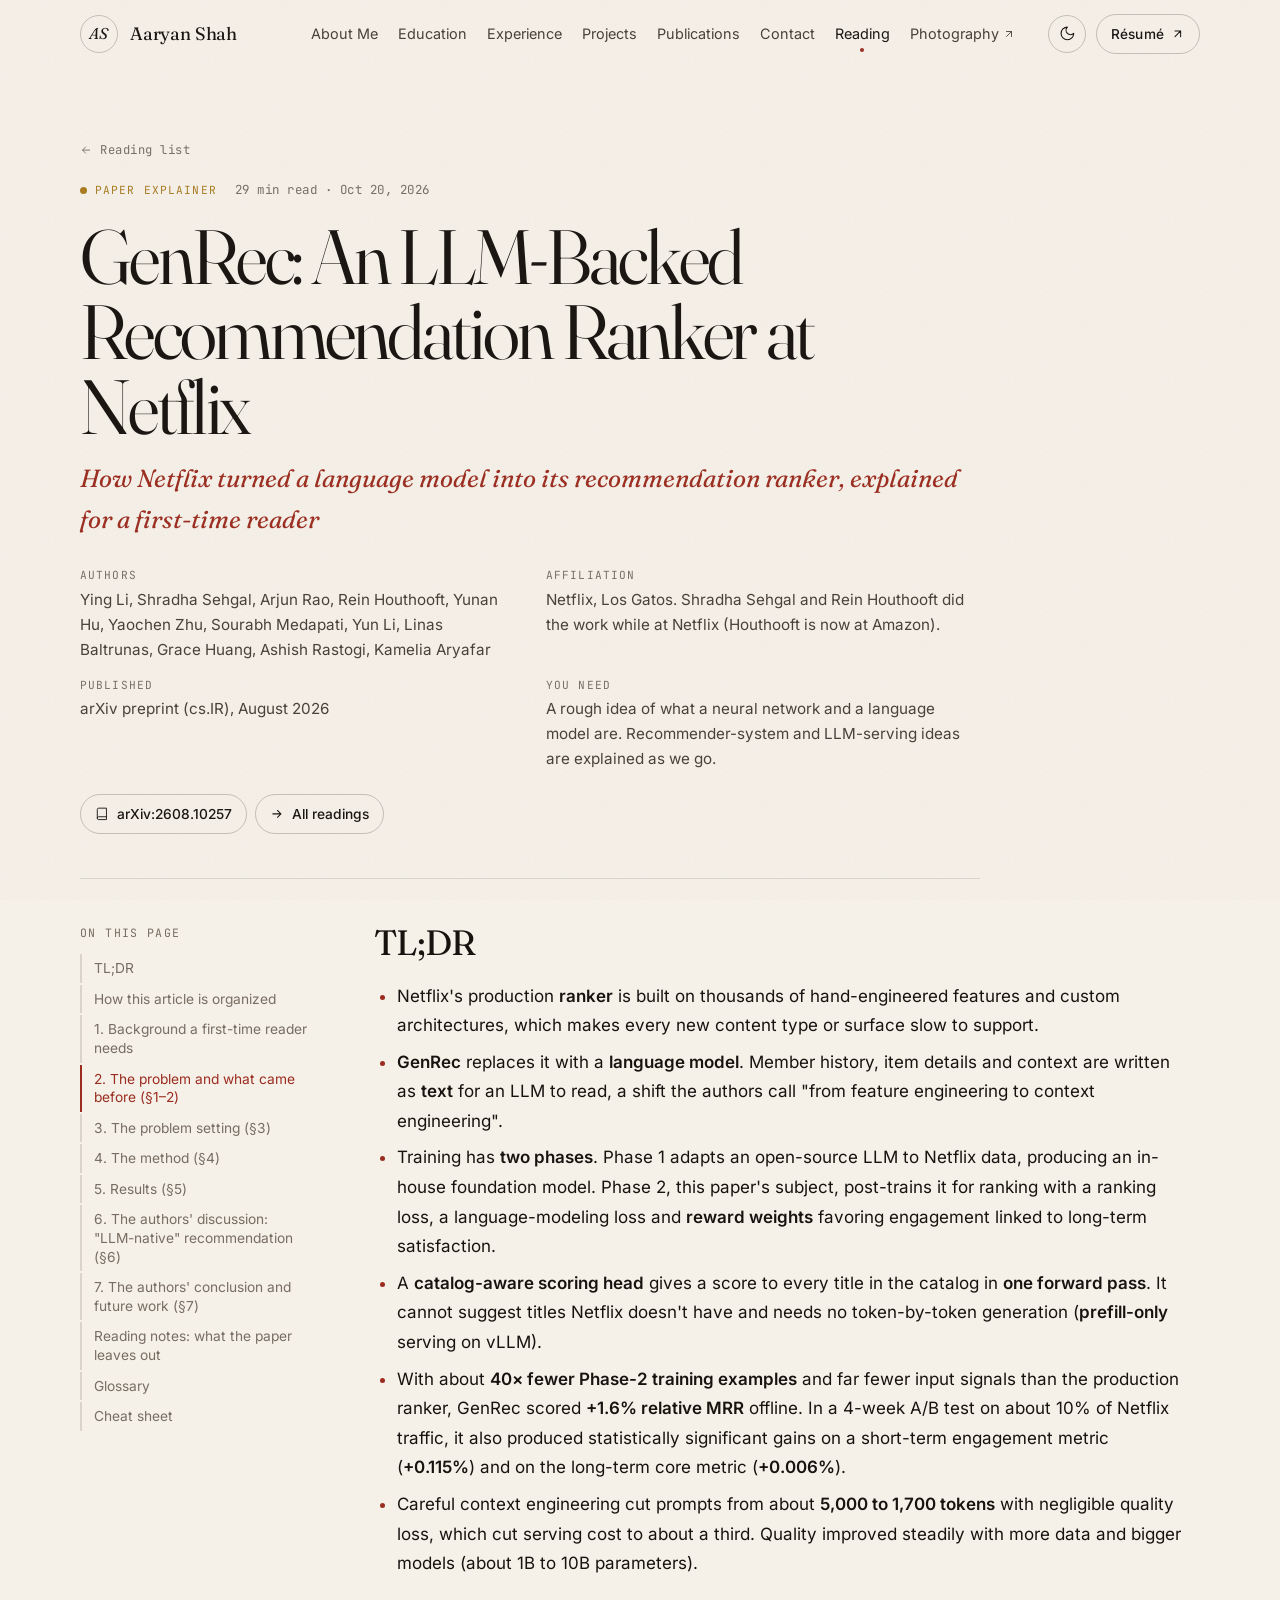
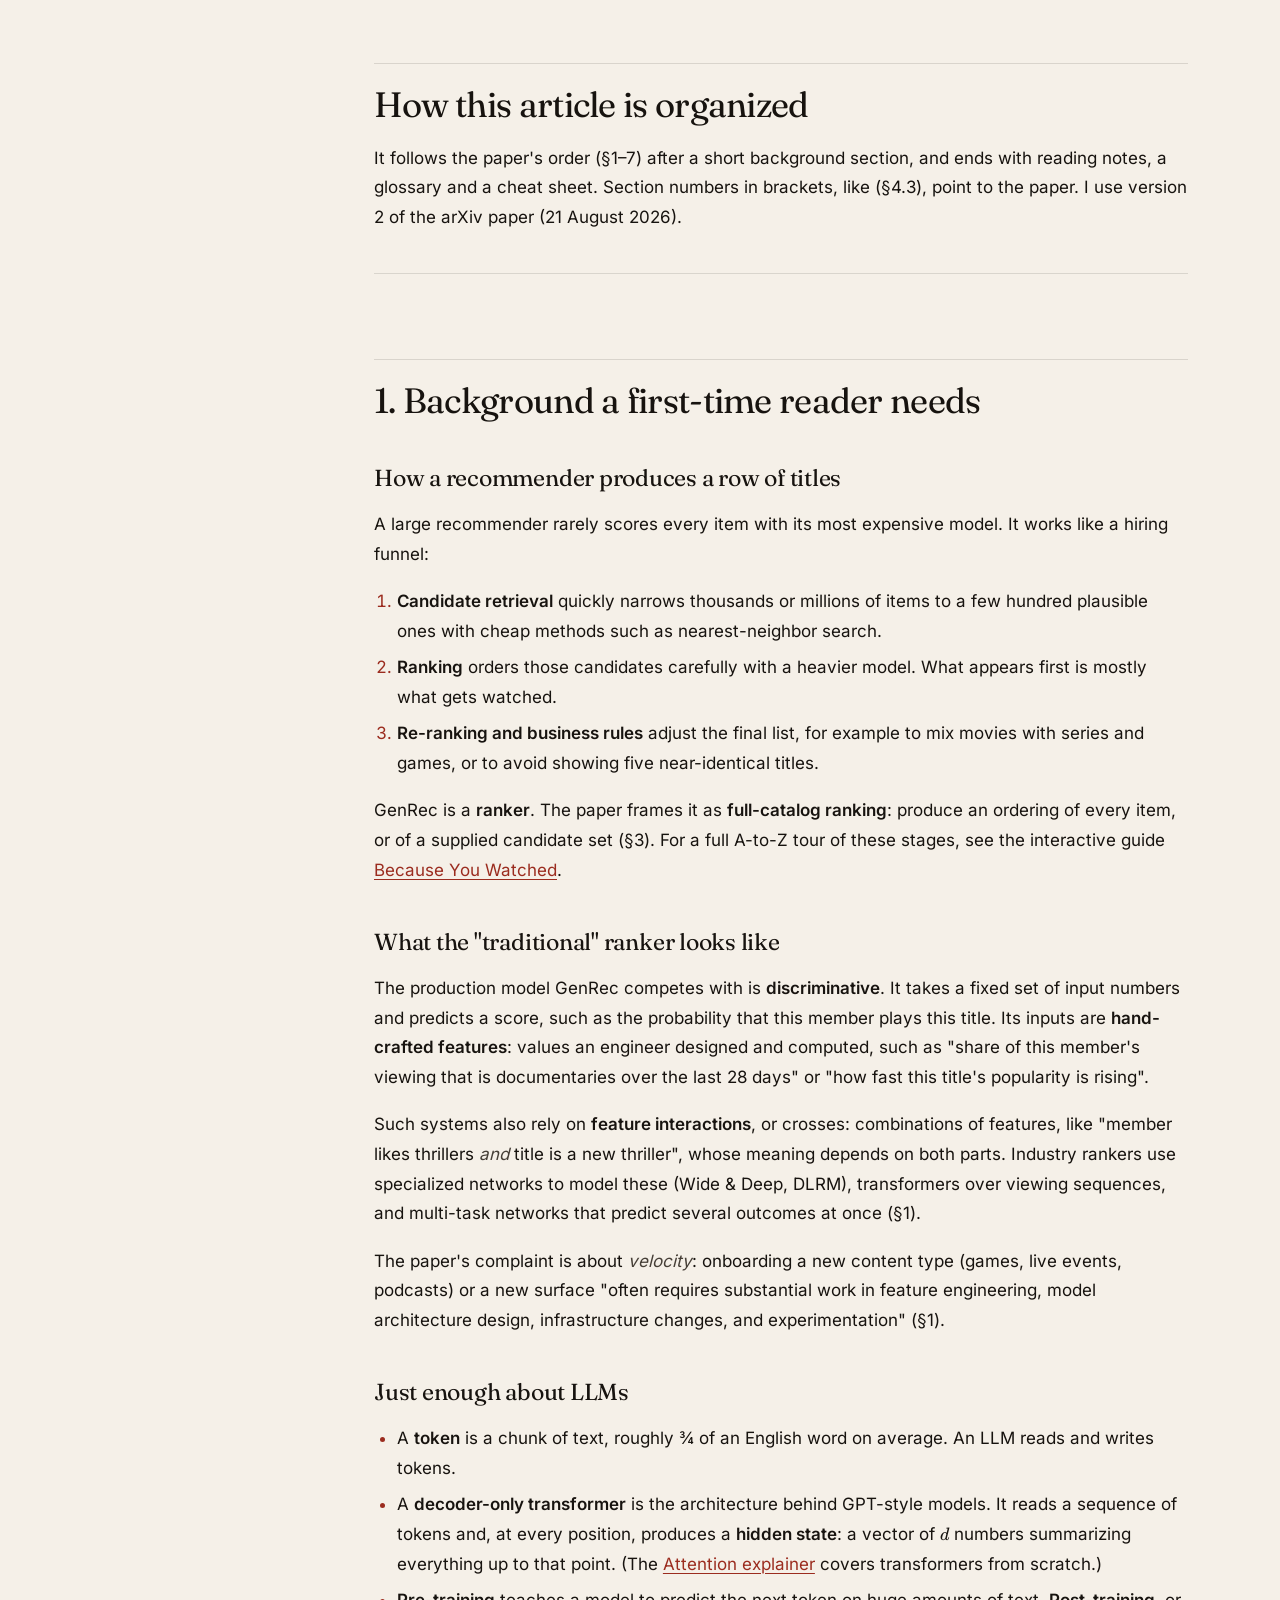
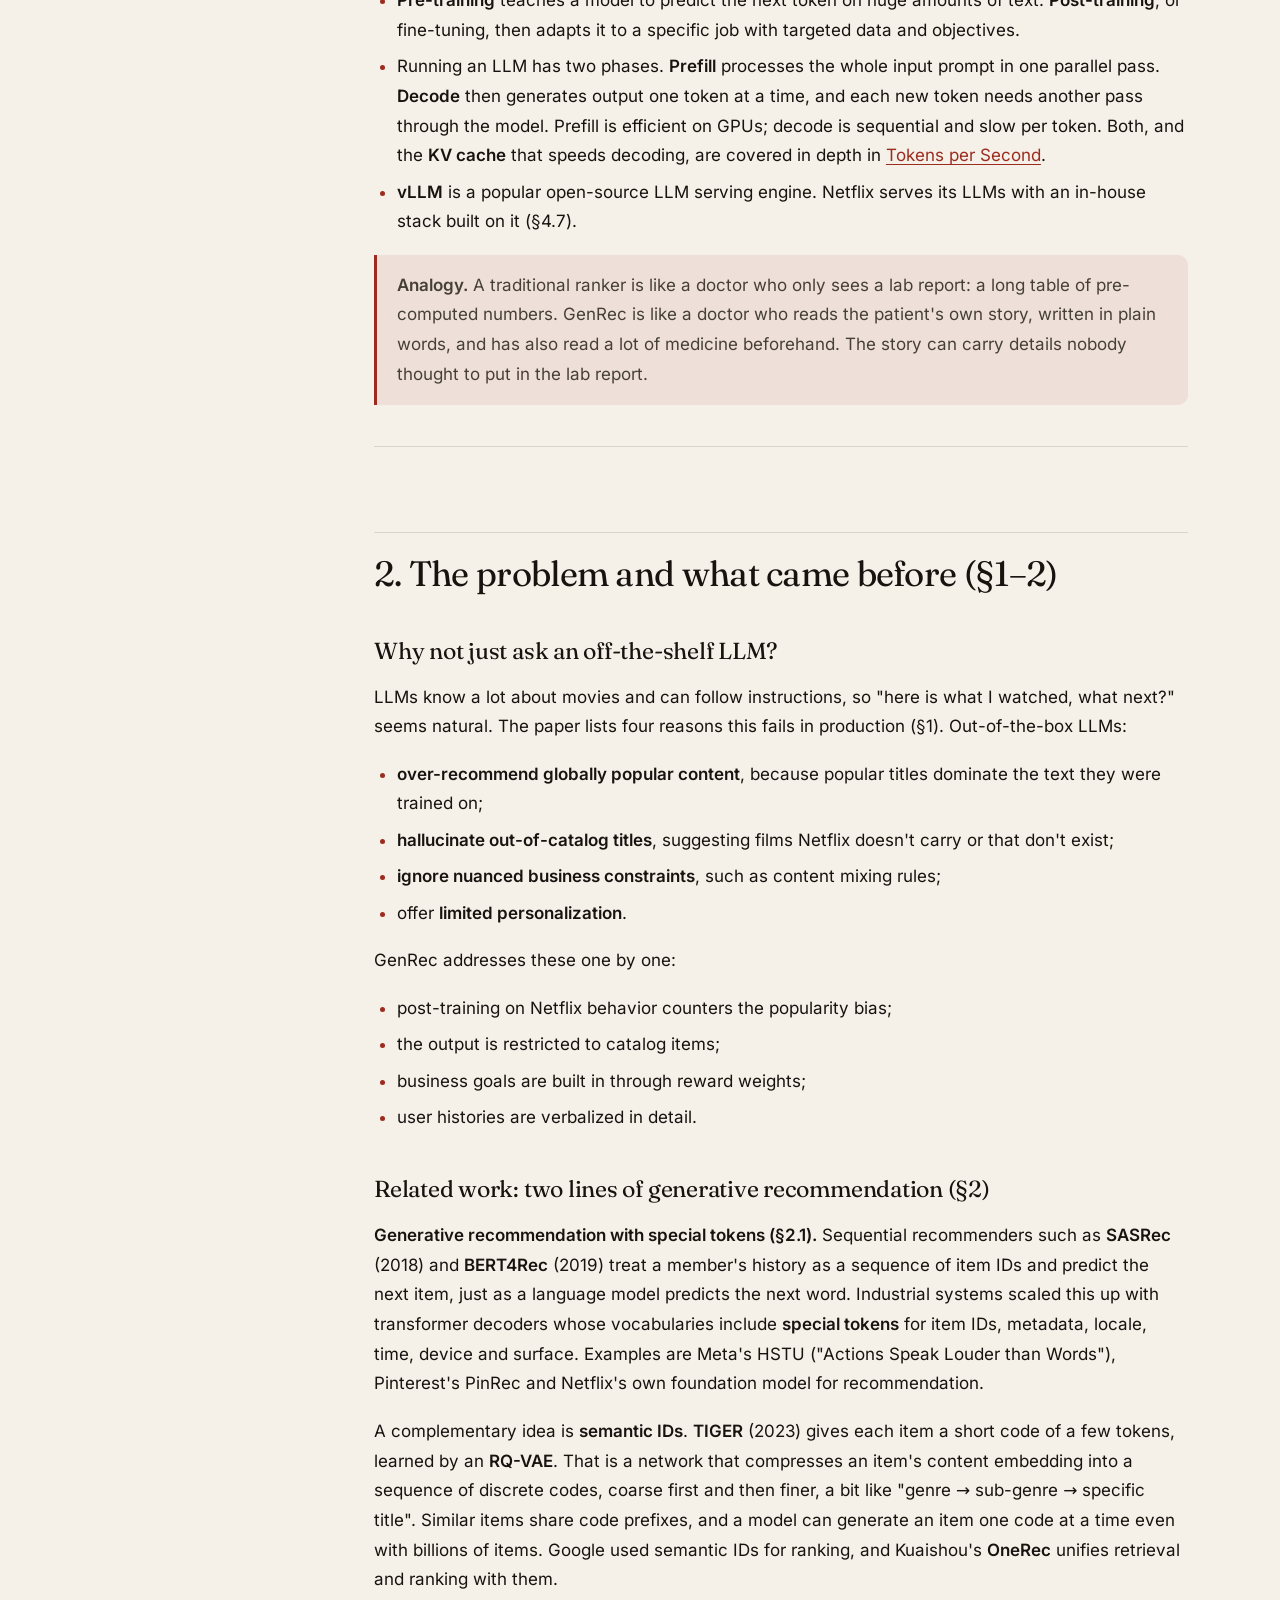
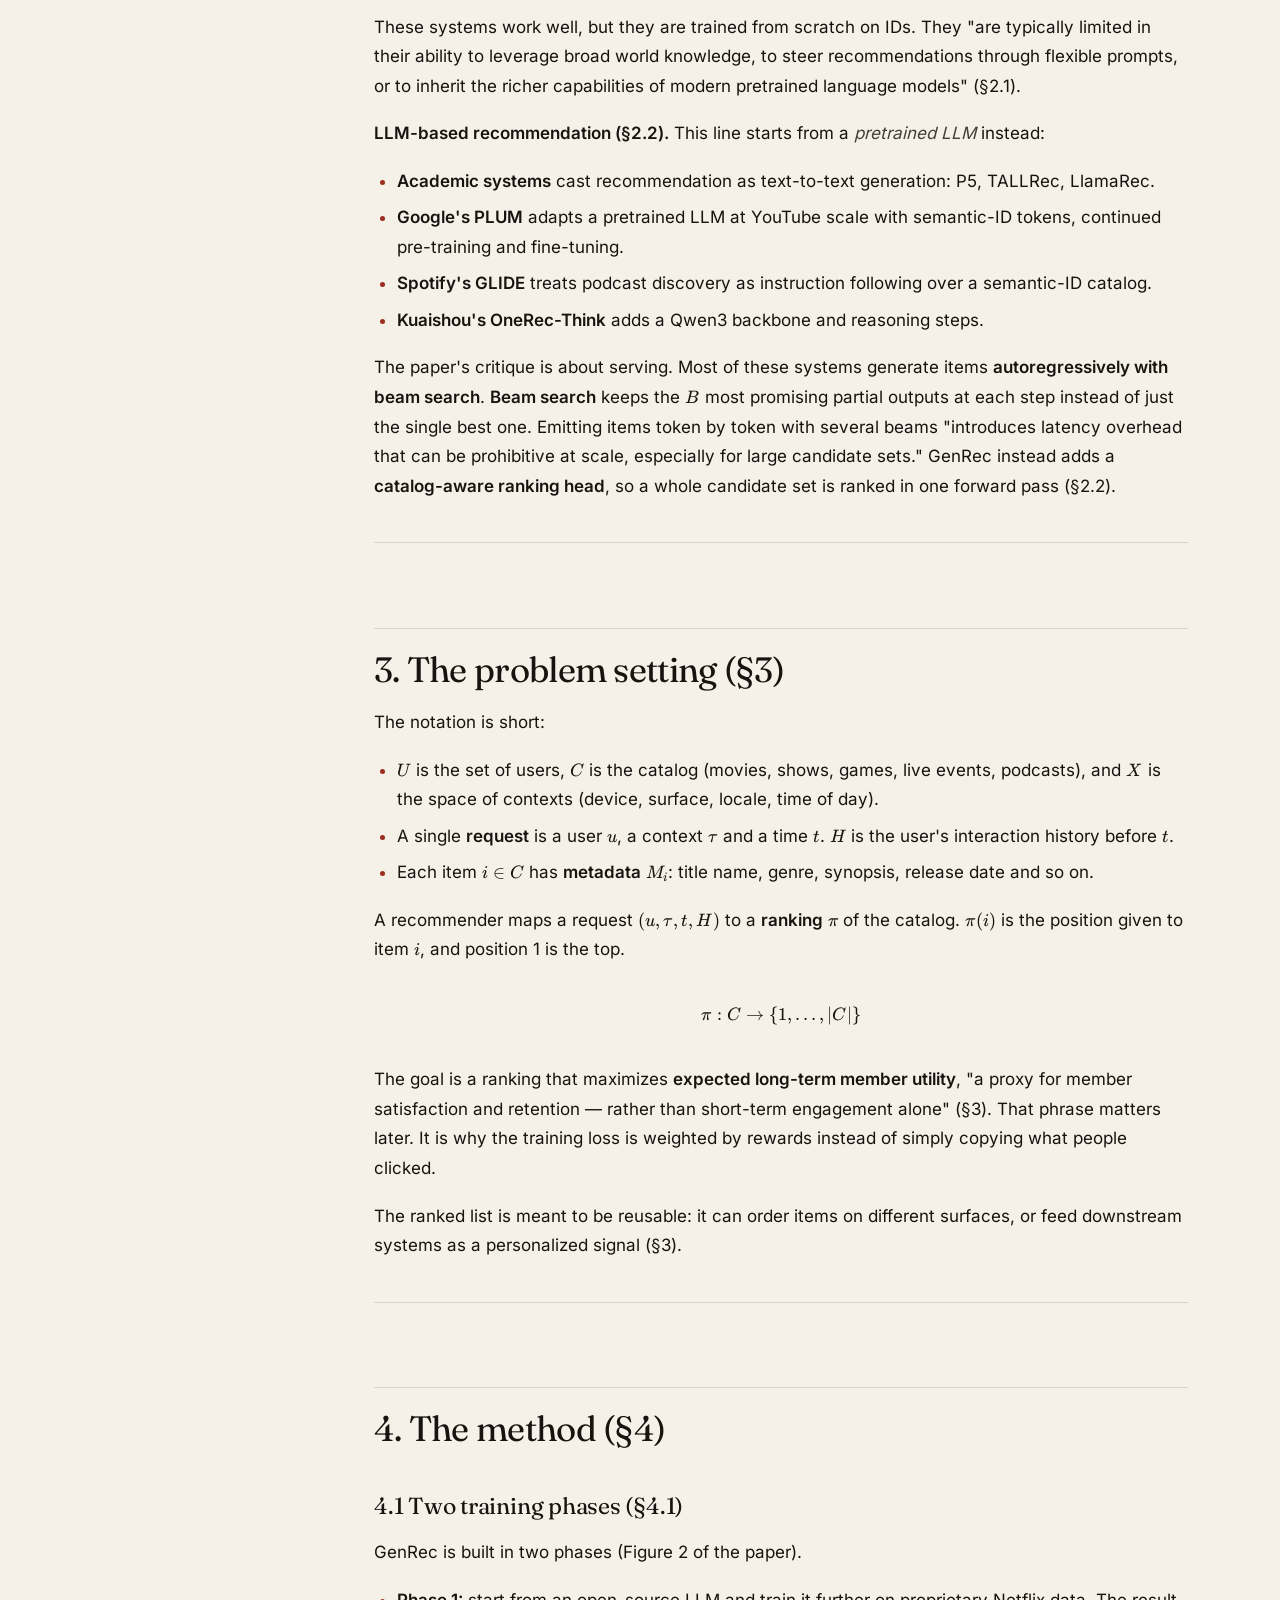
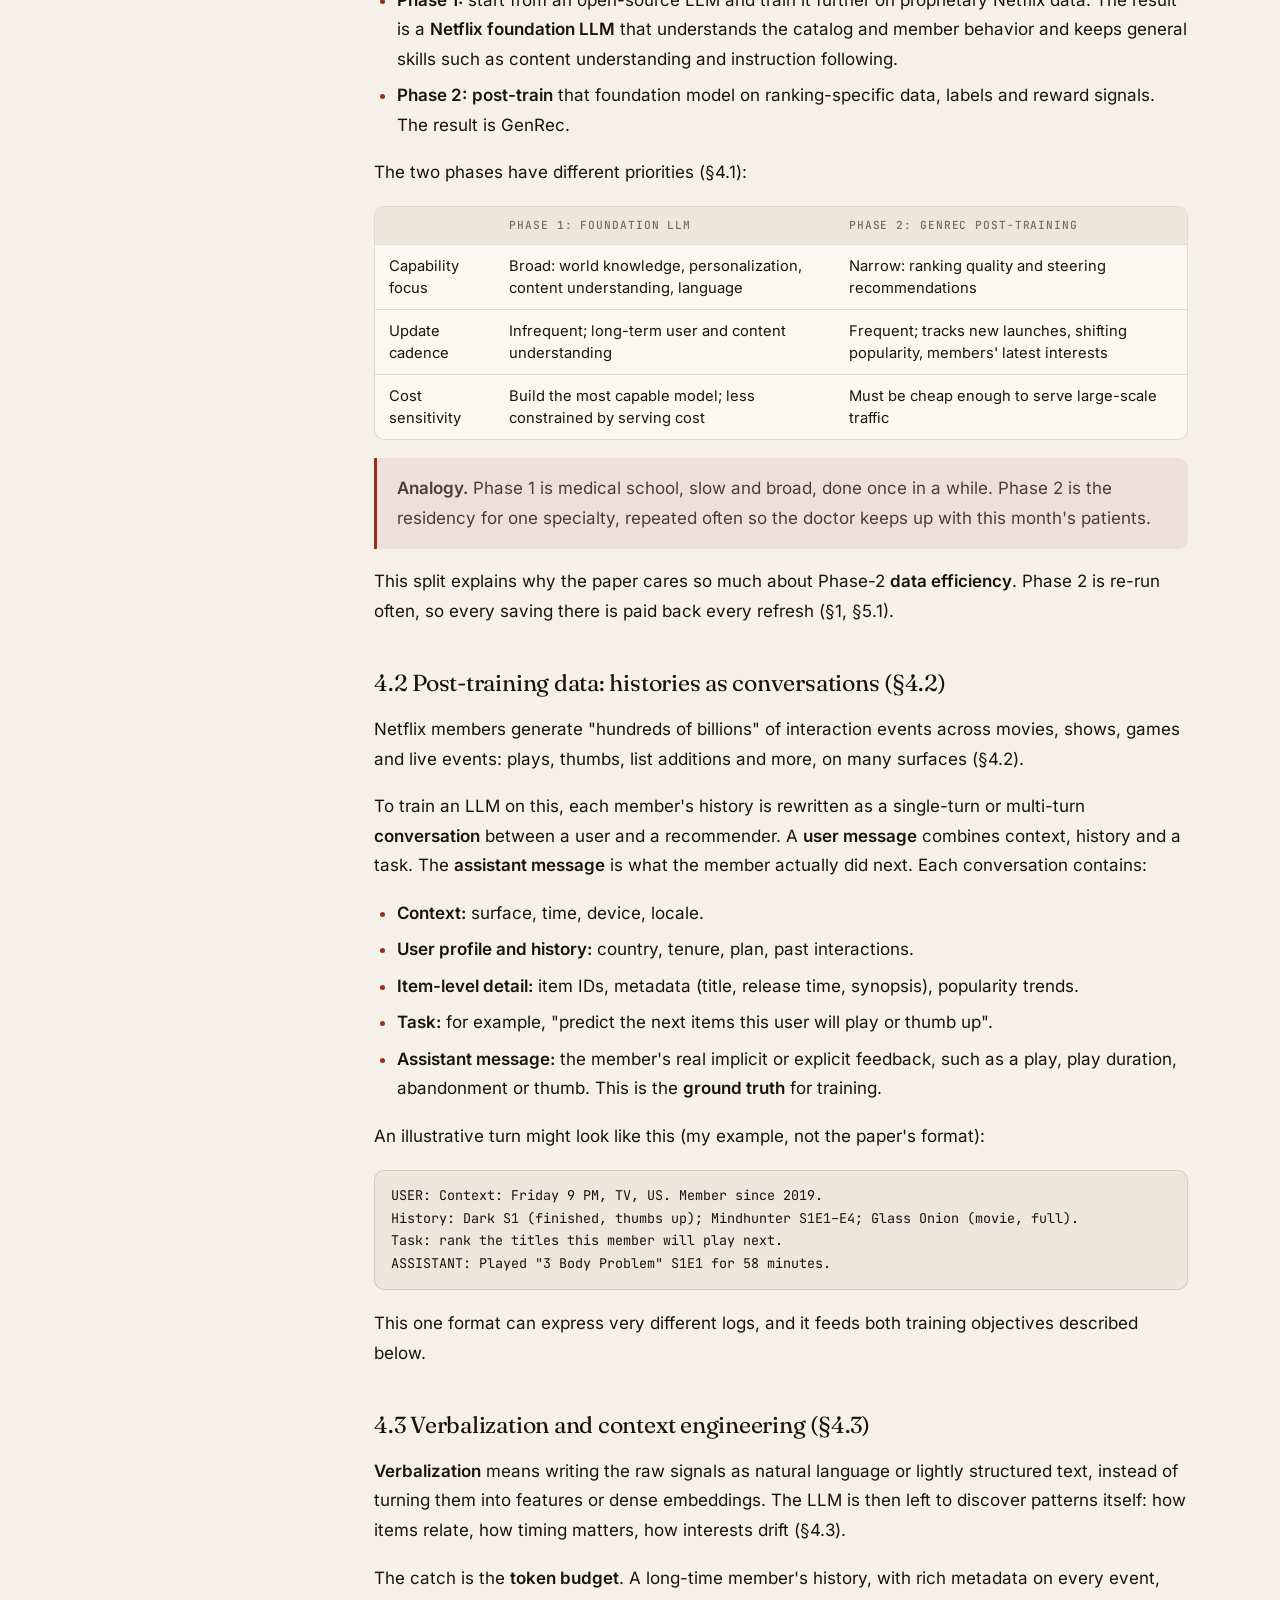
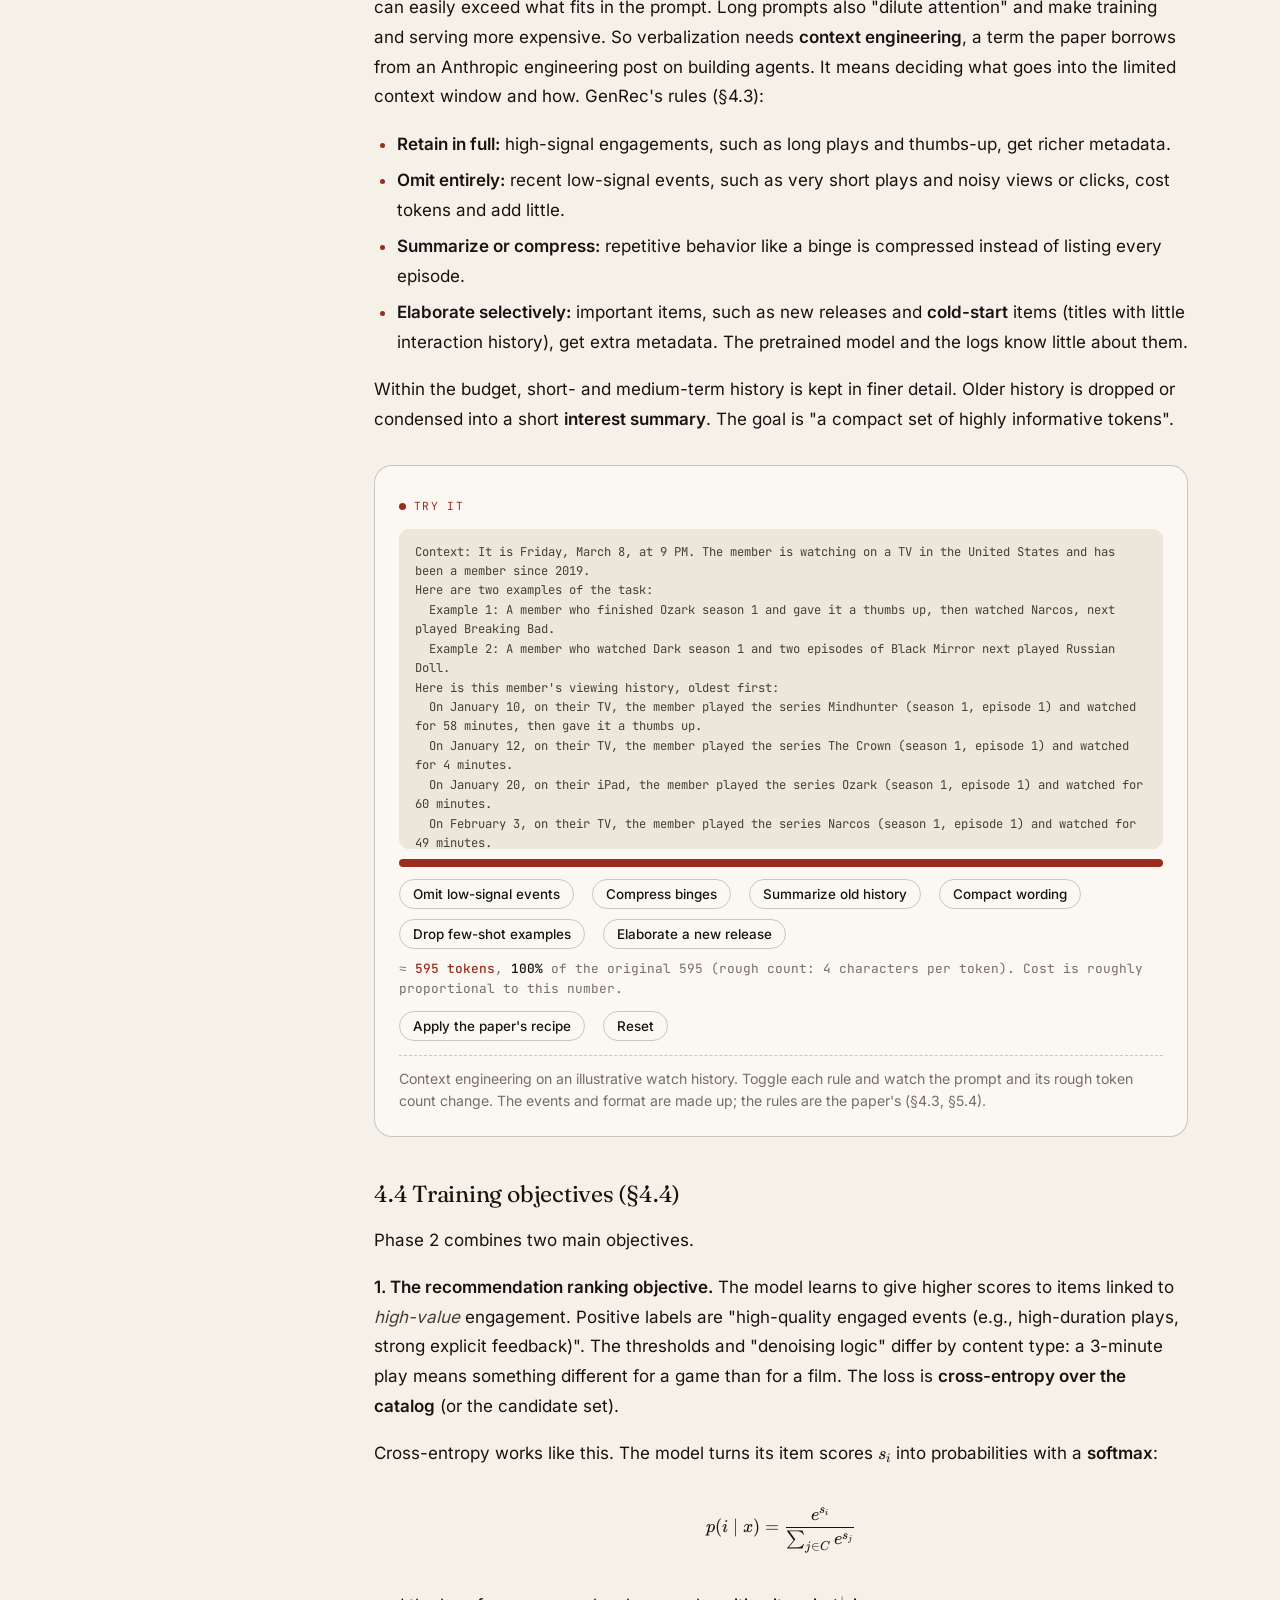
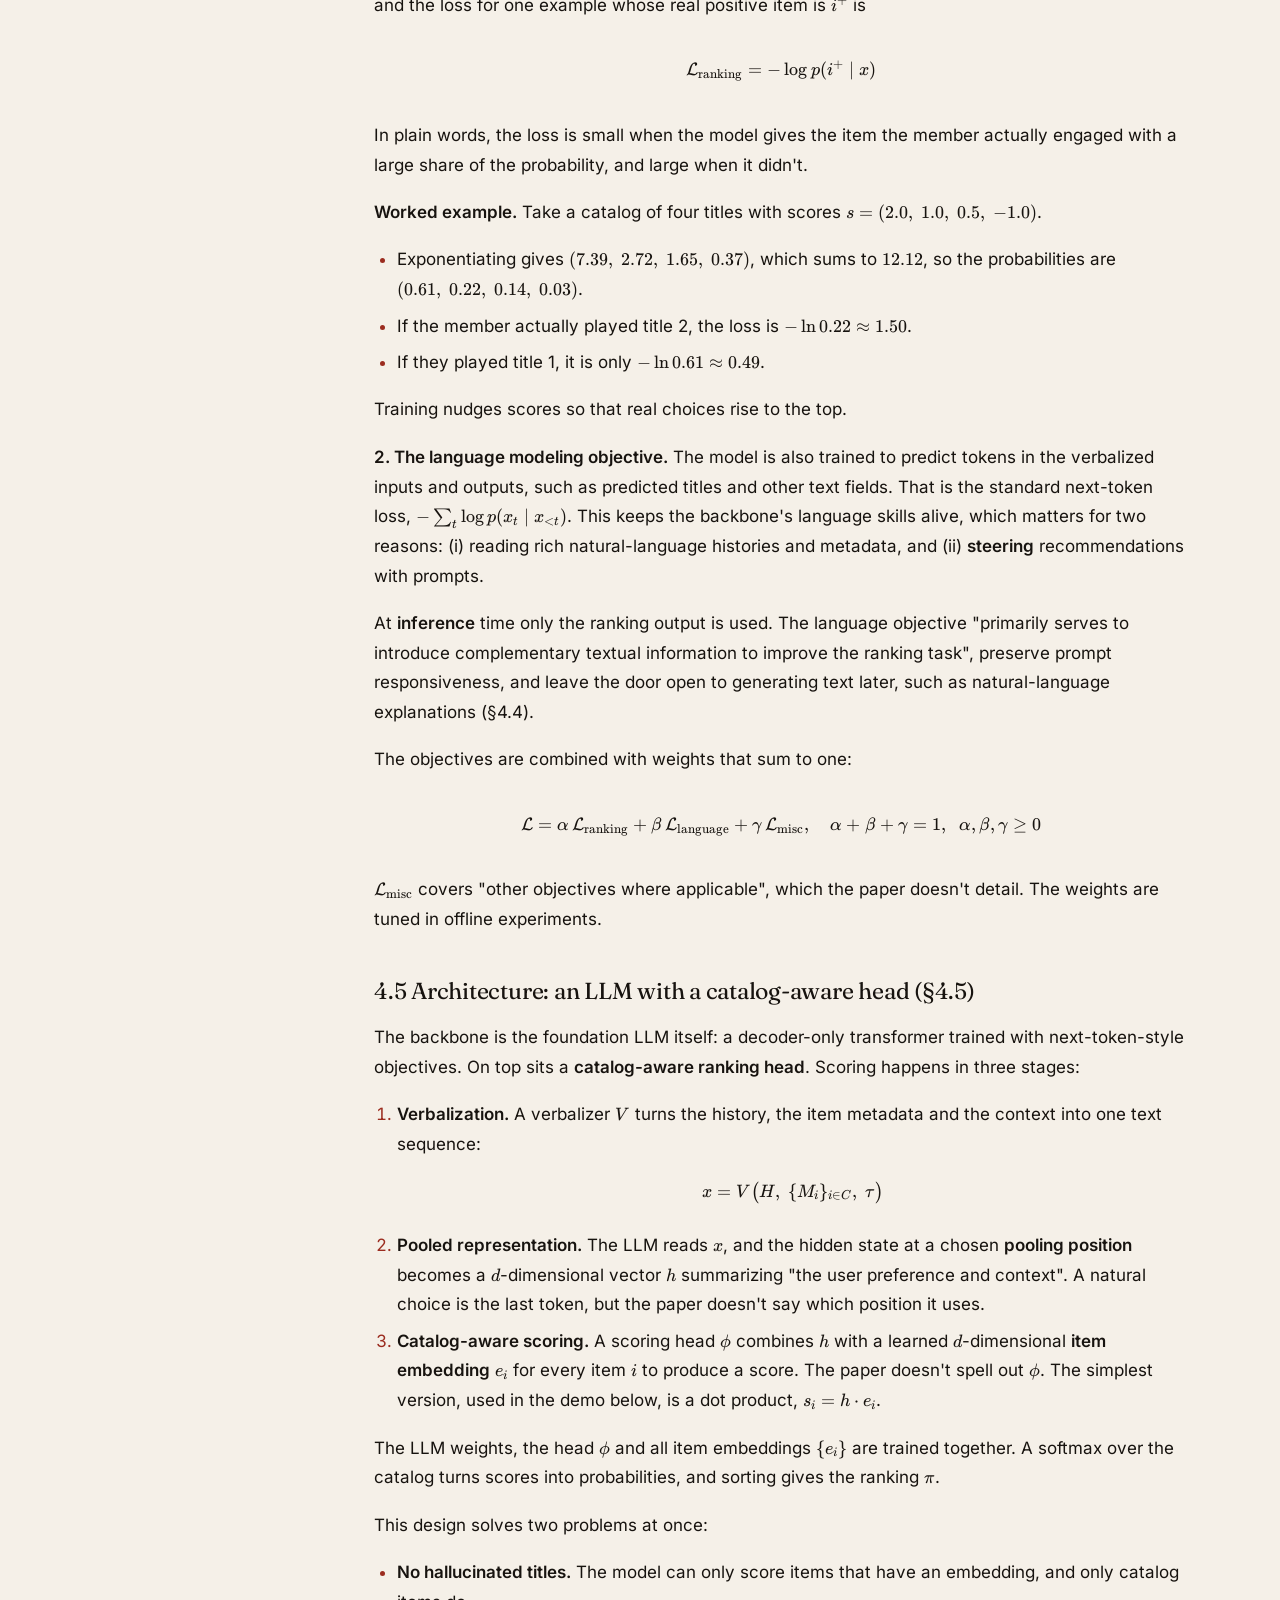
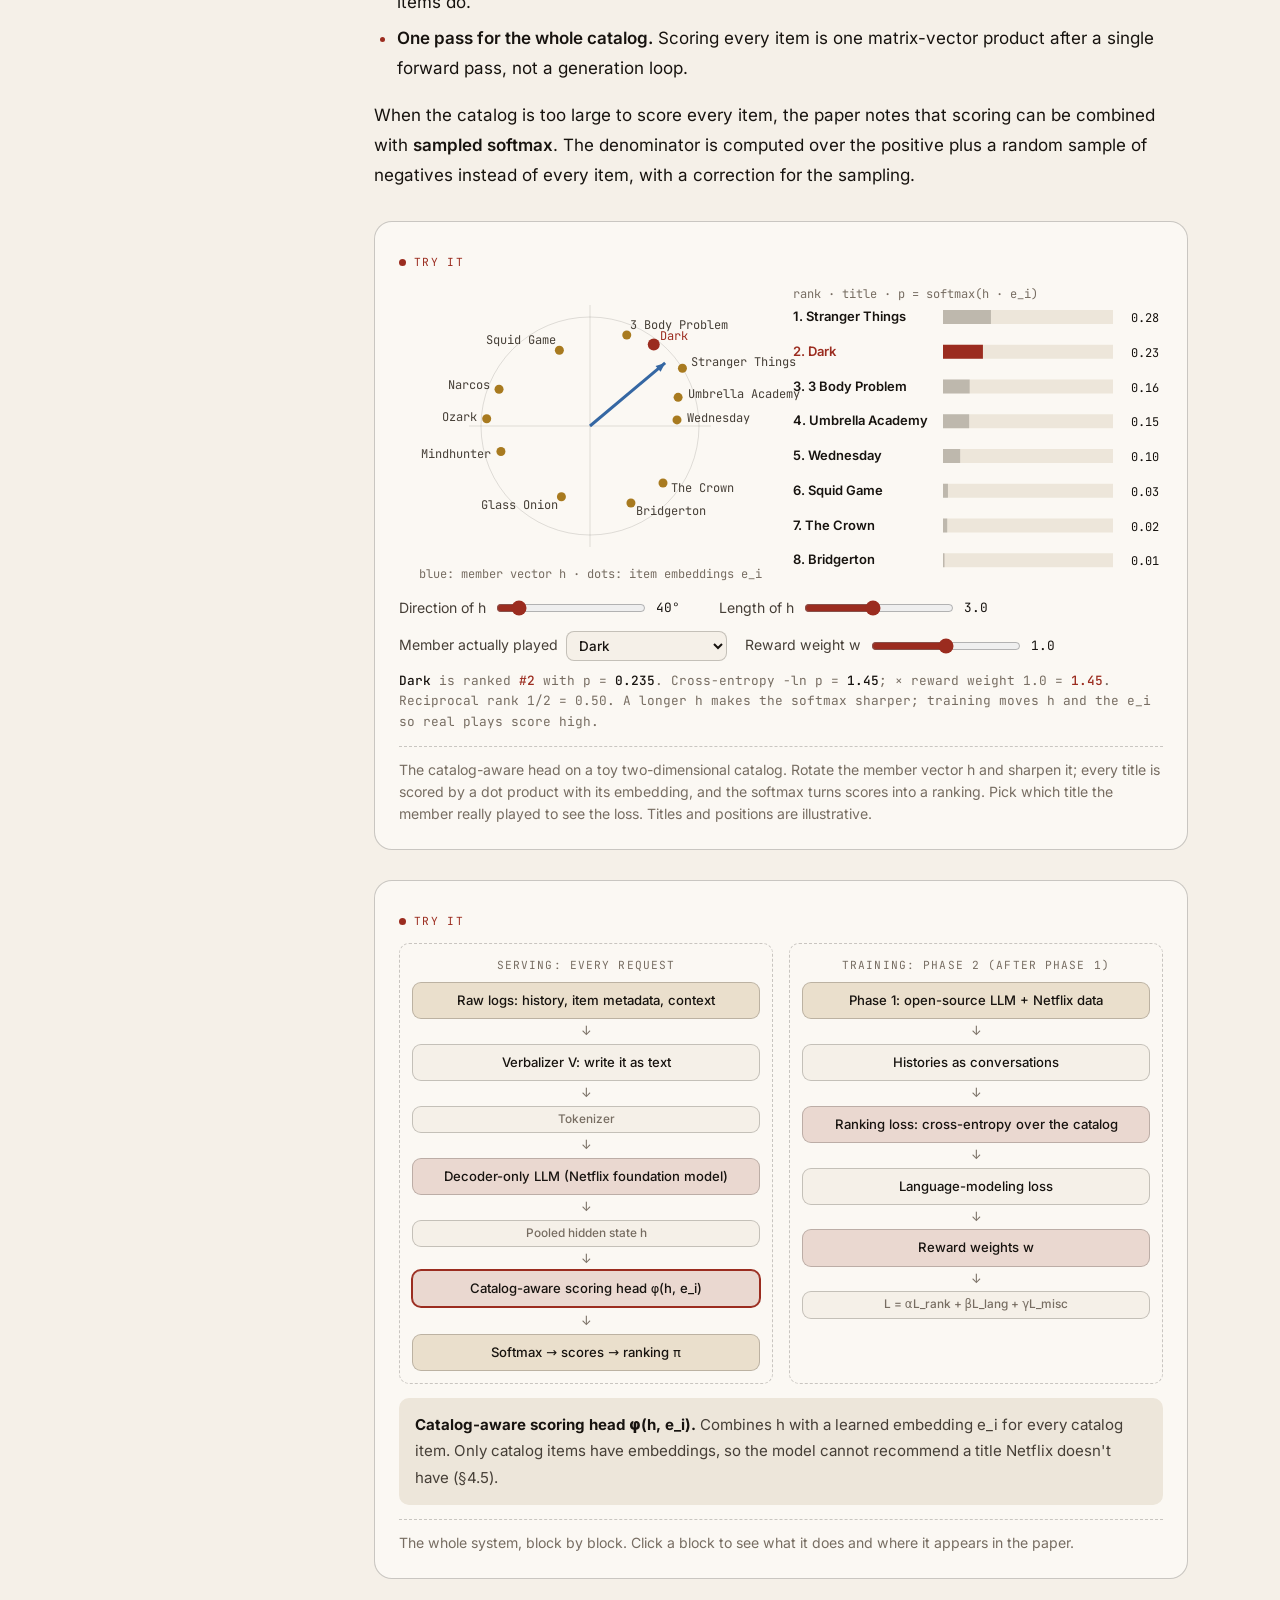
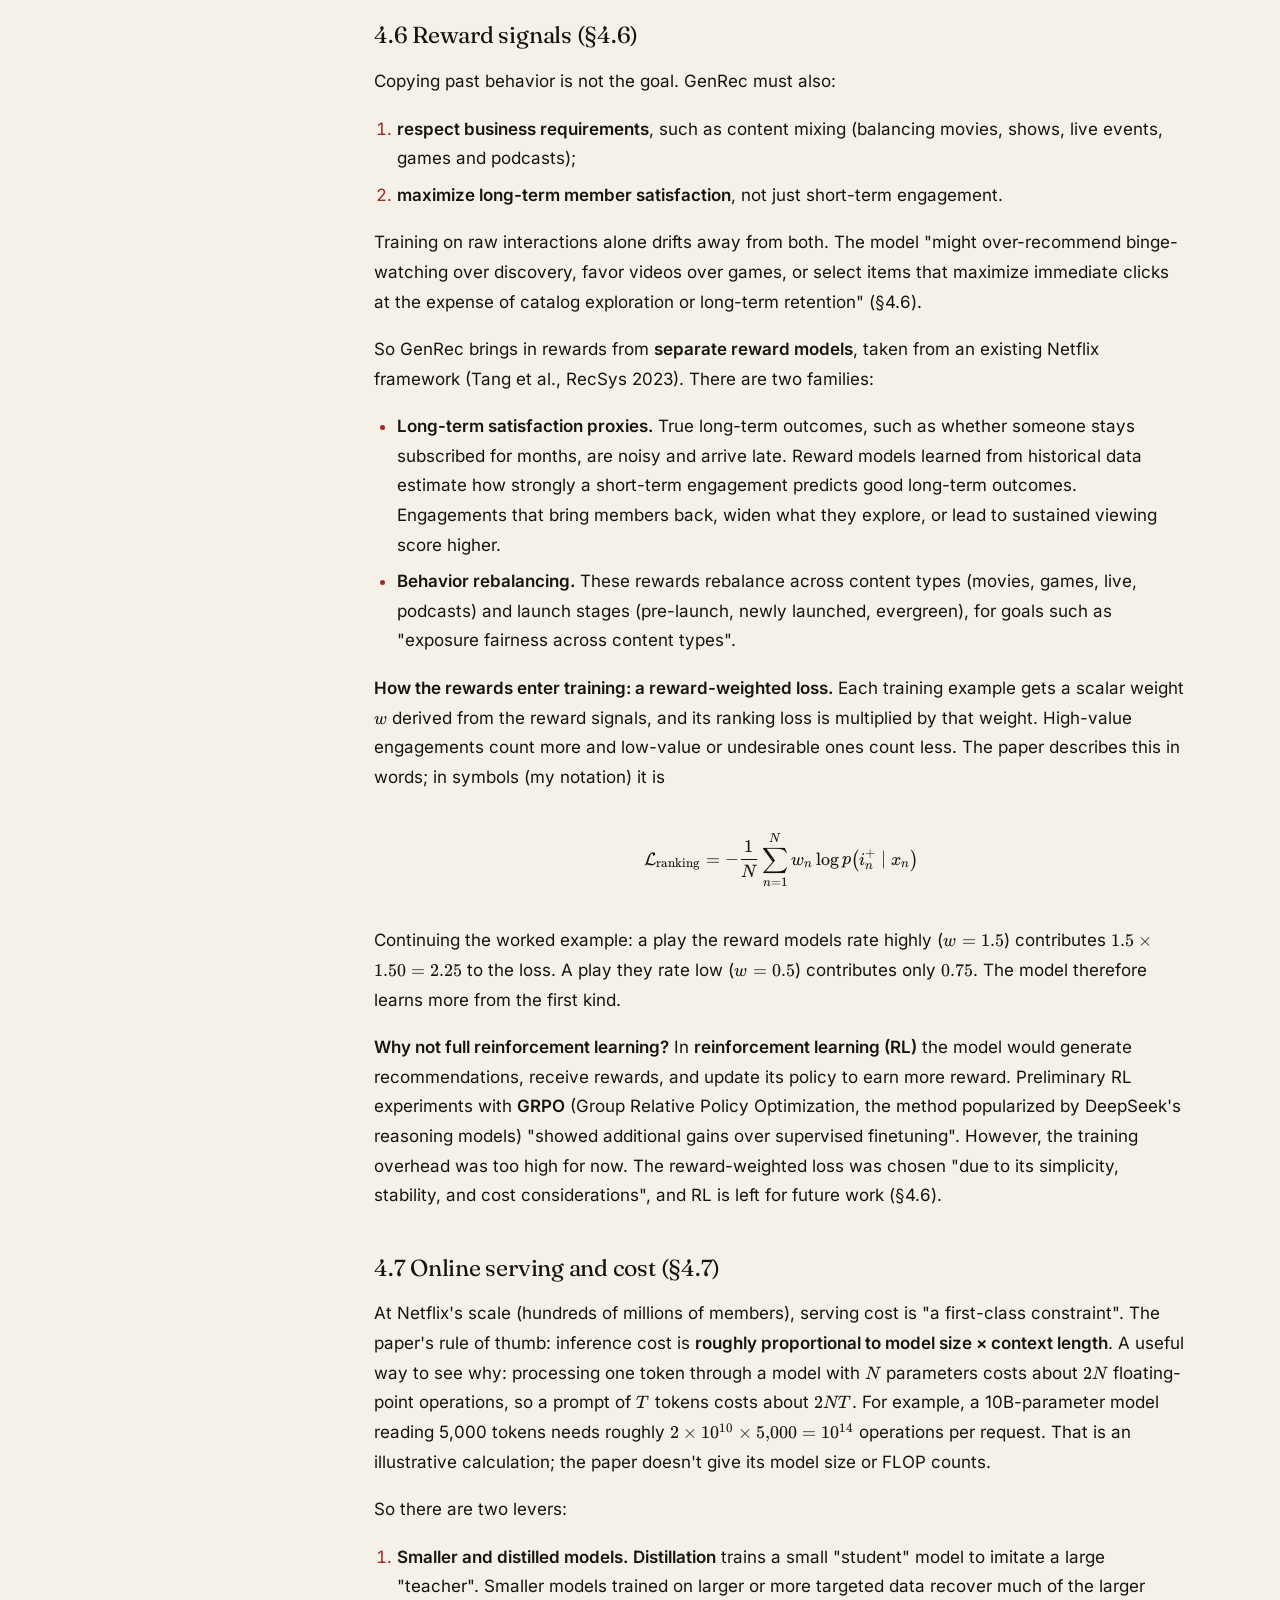
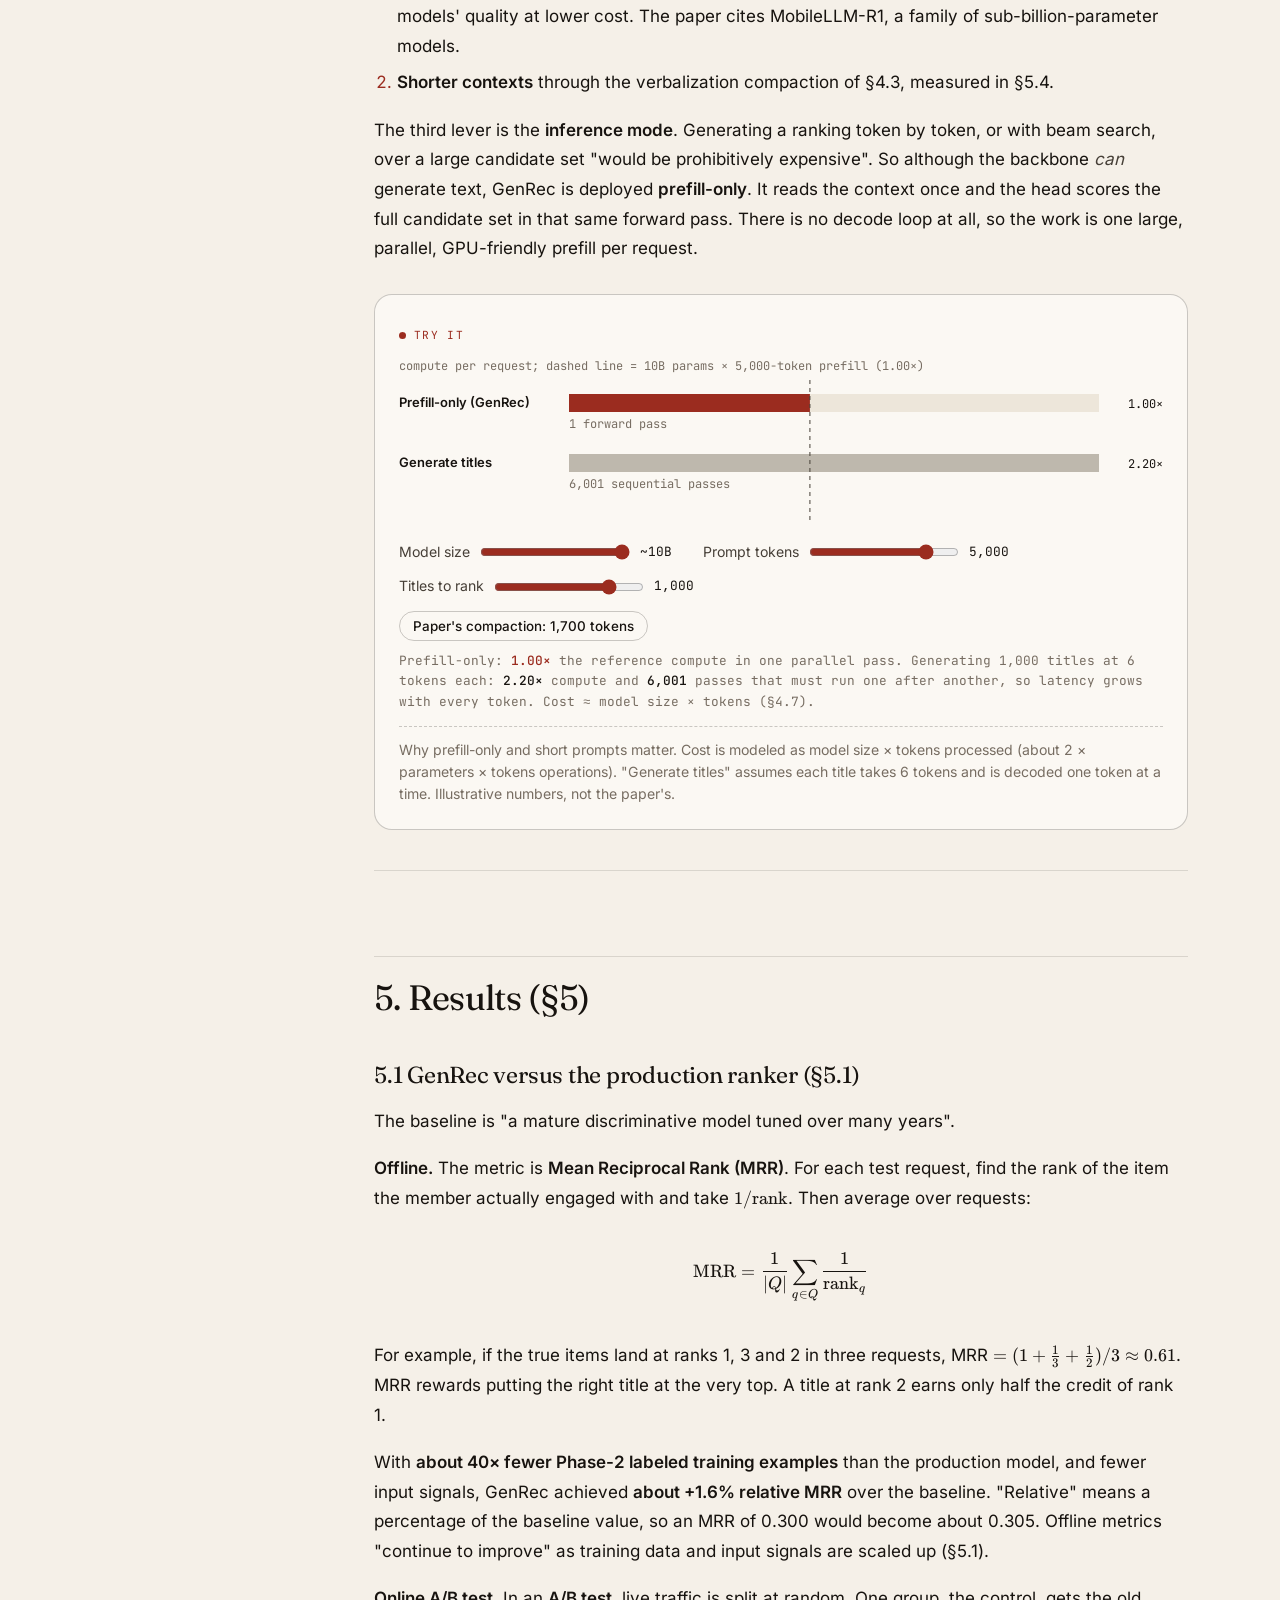
<file: reading/papers/genrec-netflix-llm-ranker/index.html>
<!DOCTYPE html>
<html lang="en">
  <head>
    <meta charset="utf-8" />
    <meta name="viewport" content="width=device-width, initial-scale=1" />
    <title>GenRec: An LLM-Backed Recommendation Ranker at Netflix, explained · Aaryan Shah</title>
    <meta name="description" content="Netflix replaces a ranker built on thousands of hand-engineered features with a post-trained in-house LLM that reads watch histories written as text and scores the whole catalog in a single forward pass. Every section, number and figure, with live demos of verbalization, the catalog-aware scoring head, serving cost and the results." />
    <meta name="author" content="Aaryan Shah" />
    <meta name="theme-color" content="#F5F0E8" media="(prefers-color-scheme: light)" />
    <meta name="theme-color" content="#0E0C0A" media="(prefers-color-scheme: dark)" />
    <link rel="canonical" href="https://aaryan04.github.io/portfolio/reading/papers/genrec-netflix-llm-ranker/" />
    <meta property="og:type" content="article" />
    <meta property="og:title" content="GenRec: An LLM-Backed Recommendation Ranker at Netflix, explained · Aaryan Shah" />
    <meta property="og:description" content="Netflix replaces a ranker built on thousands of hand-engineered features with a post-trained in-house LLM that reads watch histories written as text and scores the whole catalog in a single forward pass. Every section, number and figure, with live demos of verbalization, the catalog-aware scoring head, serving cost and the results." />
    <meta property="og:url" content="https://aaryan04.github.io/portfolio/reading/papers/genrec-netflix-llm-ranker/" />
    <meta property="og:image" content="https://aaryan04.github.io/portfolio/assets/site/img/og-image.jpg" />
    <meta name="twitter:card" content="summary_large_image" />
    <link rel="alternate" type="application/rss+xml" title="Aaryan Shah, reading list" href="../../../reading/feed.xml" />
    <link rel="icon" href="../../../assets/site/favicon.svg" type="image/svg+xml" />
    <link rel="preload" href="../../../assets/site/fonts/fraunces-latin-opsz-normal.woff2" as="font" type="font/woff2" crossorigin />
    <link rel="preload" href="../../../assets/site/fonts/inter-latin-wght-normal.woff2" as="font" type="font/woff2" crossorigin />
    <link rel="stylesheet" href="../../../assets/site/site.css" />
    <link rel="stylesheet" href="../../../assets/site/reading.css" />
    <link rel="stylesheet" href="../../../assets/site/vendor/katex/katex.min.css" />
    <script>
      (function () {
        var d = document.documentElement;
        d.classList.add("js");
        try {
          var t = localStorage.getItem("theme");
          if (t === "light" || t === "dark") d.setAttribute("data-theme", t);
        } catch (e) {}
      })();
    </script>
  </head>
  <body class="reading-page">
    <svg width="0" height="0" style="position:absolute" aria-hidden="true">
      <symbol id="i-linkedin" viewBox="0 0 128 128"><path fill="currentColor" d="M116 3H12a8.91 8.91 0 00-9 8.8v104.42a8.91 8.91 0 009 8.78h104a8.93 8.93 0 009-8.81V11.77A8.93 8.93 0 00116 3zM39.17 107H21.06V48.73h18.11zm-9-66.21a10.5 10.5 0 1110.49-10.5 10.5 10.5 0 01-10.54 10.48zM107 107H88.89V78.65c0-6.75-.12-15.44-9.41-15.44s-10.87 7.36-10.87 15V107H50.53V48.73h17.36v8h.24c2.42-4.58 8.32-9.41 17.13-9.41C103.6 47.28 107 59.35 107 75z"/></symbol>
      <symbol id="i-github" viewBox="0 0 24 24"><path fill="currentColor" d="M12 .297c-6.63 0-12 5.373-12 12 0 5.303 3.438 9.8 8.205 11.385.6.113.82-.258.82-.577 0-.285-.01-1.04-.015-2.04-3.338.724-4.042-1.61-4.042-1.61C4.422 18.07 3.633 17.7 3.633 17.7c-1.087-.744.084-.729.084-.729 1.205.084 1.838 1.236 1.838 1.236 1.07 1.835 2.809 1.305 3.495.998.108-.776.417-1.305.76-1.605-2.665-.3-5.466-1.332-5.466-5.93 0-1.31.465-2.38 1.235-3.22-.135-.303-.54-1.523.105-3.176 0 0 1.005-.322 3.3 1.23.96-.267 1.98-.399 3-.405 1.02.006 2.04.138 3 .405 2.28-1.552 3.285-1.23 3.285-1.23.645 1.653.24 2.873.12 3.176.765.84 1.23 1.91 1.23 3.22 0 4.61-2.805 5.625-5.475 5.92.42.36.81 1.096.81 2.22 0 1.606-.015 2.896-.015 3.286 0 .315.21.69.825.57C20.565 22.092 24 17.592 24 12.297c0-6.627-5.373-12-12-12"/></symbol>
        <symbol id="i-file" viewBox="0 0 24 24"><g fill="none" stroke="currentColor" stroke-width="1.6" stroke-linecap="round" stroke-linejoin="round"><path d="M14 2H6a2 2 0 0 0-2 2v16a2 2 0 0 0 2 2h12a2 2 0 0 0 2-2V8z"/><path d="M14 2v6h6M16 13H8M16 17H8M10 9H8"/></g></symbol>
        <symbol id="i-mail" viewBox="0 0 24 24"><g fill="none" stroke="currentColor" stroke-width="1.6" stroke-linecap="round" stroke-linejoin="round"><rect x="2" y="4" width="20" height="16" rx="2"/><path d="m22 7-8.97 5.7a1.94 1.94 0 0 1-2.06 0L2 7"/></g></symbol>
        <symbol id="i-arrow-ur" viewBox="0 0 24 24"><g fill="none" stroke="currentColor" stroke-width="1.8" stroke-linecap="round" stroke-linejoin="round"><path d="M7 17 17 7M7 7h10v10"/></g></symbol>
        <symbol id="i-arrow-r" viewBox="0 0 24 24"><g fill="none" stroke="currentColor" stroke-width="1.8" stroke-linecap="round" stroke-linejoin="round"><path d="M5 12h14M13 6l6 6-6 6"/></g></symbol>
        <symbol id="i-arrow-up" viewBox="0 0 24 24"><g fill="none" stroke="currentColor" stroke-width="1.8" stroke-linecap="round" stroke-linejoin="round"><path d="M12 19V5M6 11l6-6 6 6"/></g></symbol>
        <symbol id="i-sun" viewBox="0 0 24 24"><g fill="none" stroke="currentColor" stroke-width="1.6" stroke-linecap="round" stroke-linejoin="round"><circle cx="12" cy="12" r="4"/><path d="M12 2v2M12 20v2M4.93 4.93l1.41 1.41M17.66 17.66l1.41 1.41M2 12h2M20 12h2M6.34 17.66l-1.41 1.41M19.07 4.93l-1.41 1.41"/></g></symbol>
        <symbol id="i-moon" viewBox="0 0 24 24"><g fill="none" stroke="currentColor" stroke-width="1.6" stroke-linecap="round" stroke-linejoin="round"><path d="M12 3a6 6 0 0 0 9 9 9 9 0 1 1-9-9z"/></g></symbol>
        <symbol id="i-pin" viewBox="0 0 24 24"><g fill="none" stroke="currentColor" stroke-width="1.6" stroke-linecap="round" stroke-linejoin="round"><path d="M20 10c0 6-8 12-8 12s-8-6-8-12a8 8 0 0 1 16 0z"/><circle cx="12" cy="10" r="3"/></g></symbol>
        <symbol id="i-send" viewBox="0 0 24 24"><g fill="none" stroke="currentColor" stroke-width="1.6" stroke-linecap="round" stroke-linejoin="round"><path d="m22 2-7 20-4-9-9-4z"/><path d="M22 2 11 13"/></g></symbol>
        <symbol id="i-database" viewBox="0 0 24 24"><g fill="none" stroke="currentColor" stroke-width="1.5" stroke-linecap="round" stroke-linejoin="round"><ellipse cx="12" cy="5" rx="9" ry="3"/><path d="M3 5v14c0 1.66 4 3 9 3s9-1.34 9-3V5"/><path d="M3 12c0 1.66 4 3 9 3s9-1.34 9-3"/></g></symbol>
        <symbol id="i-brain" viewBox="0 0 24 24"><g fill="none" stroke="currentColor" stroke-width="1.5" stroke-linecap="round" stroke-linejoin="round"><rect x="4" y="4" width="16" height="16" rx="2"/><rect x="9" y="9" width="6" height="6"/><path d="M9 1v3M15 1v3M9 20v3M15 20v3M20 9h3M20 14h3M1 9h3M1 14h3"/></g></symbol>
        <symbol id="i-chart" viewBox="0 0 24 24"><g fill="none" stroke="currentColor" stroke-width="1.5" stroke-linecap="round" stroke-linejoin="round"><path d="M3 3v18h18"/><path d="M18 17V9M13 17V5M8 17v-3"/></g></symbol>
        <symbol id="i-cloud" viewBox="0 0 24 24"><g fill="none" stroke="currentColor" stroke-width="1.5" stroke-linecap="round" stroke-linejoin="round"><path d="M17.5 19H9a7 7 0 1 1 6.71-9h1.79a4.5 4.5 0 1 1 0 9z"/></g></symbol>
        <symbol id="i-camera" viewBox="0 0 24 24"><g fill="none" stroke="currentColor" stroke-width="1.6" stroke-linecap="round" stroke-linejoin="round"><path d="M14.5 4h-5L7 7H4a2 2 0 0 0-2 2v9a2 2 0 0 0 2 2h16a2 2 0 0 0 2-2V9a2 2 0 0 0-2-2h-3z"/><circle cx="12" cy="13" r="3.5"/></g></symbol>
        <symbol id="i-paper" viewBox="0 0 24 24"><g fill="none" stroke="currentColor" stroke-width="1.6" stroke-linecap="round" stroke-linejoin="round"><path d="M4 19.5v-15A2.5 2.5 0 0 1 6.5 2H20v20H6.5a2.5 2.5 0 0 1 0-5H20"/></g></symbol>
    </svg>

    <a class="skip-link" href="#main">Skip to content</a>
    <div class="progress" aria-hidden="true"><span></span></div>

    <header class="nav" id="nav">
      <div class="nav-inner">
        <a class="brand" href="../../../" aria-label="Aaryan Shah, home">
          <span class="brand-mark">AS</span>
          <span class="brand-name">Aaryan Shah</span>
        </a>
        <nav class="nav-links" aria-label="Primary">
          <a href="../../../#about">About Me</a>
          <a href="../../../#education">Education</a>
          <a href="../../../#experience">Experience</a>
          <a href="../../../#projects">Projects</a>
          <a href="../../../#publications">Publications</a>
          <a href="../../../#contact">Contact</a>
          <a href="../../../reading/" class="is-active" aria-current="page">Reading</a>
          <a class="nav-ext" href="https://aaryanclicks.com/" target="_blank" rel="noopener">Photography <svg aria-hidden="true"><use href="#i-arrow-ur" /></svg></a>
        </nav>
        <div class="nav-actions">
          <button class="theme-toggle" id="theme-toggle" type="button" aria-label="Toggle dark mode">
            <svg class="i-sun" aria-hidden="true"><use href="#i-sun" /></svg>
            <svg class="i-moon" aria-hidden="true"><use href="#i-moon" /></svg>
          </button>
          <a class="btn btn-sm btn-outline nav-resume" target="_blank" rel="noopener" href="https://drive.google.com/file/d/1o-hSDuU1eyi58XIbdlitKkuIcR2H6NIx/view?usp=sharing">
            Résumé <svg aria-hidden="true"><use href="#i-arrow-ur" /></svg>
          </a>
          <button class="menu-toggle" id="menu-toggle" type="button" aria-label="Open menu" aria-expanded="false" aria-controls="mobile-menu">
            <span></span><span></span>
          </button>
        </div>
      </div>
    </header>

    <div class="mobile-menu" id="mobile-menu" hidden>
      <nav aria-label="Mobile">
        <a href="../../../#about"><span>01</span>About Me</a>
        <a href="../../../#education"><span>02</span>Education</a>
        <a href="../../../#experience"><span>03</span>Experience</a>
        <a href="../../../#projects"><span>04</span>Projects</a>
        <a href="../../../#publications"><span>05</span>Publications</a>
        <a href="../../../#contact"><span>06</span>Contact</a>
        <a href="../../../reading/"><span>07</span>Reading</a>
        <a href="https://aaryanclicks.com/" target="_blank" rel="noopener"><span>08</span>Photography ↗</a>
      </nav>
      <a class="btn btn-solid" target="_blank" rel="noopener" href="https://drive.google.com/file/d/1o-hSDuU1eyi58XIbdlitKkuIcR2H6NIx/view?usp=sharing">Résumé <svg aria-hidden="true"><use href="#i-arrow-ur" /></svg></a>
    </div>

    <main id="main" class="article-main">
      <div class="container">
        <a class="crumb" href="../../../reading/"><svg aria-hidden="true"><use href="#i-arrow-r" /></svg> Reading list</a>
        <header class="article-head" id="top">
          <p class="article-kicker"><span class="rcard-type t-paper">Paper explainer</span><span class="mono muted">29 min read · Oct 20, 2026</span></p>
          <h1 class="article-title">GenRec: An LLM-Backed Recommendation Ranker at Netflix</h1>
          <p class="article-sub">How Netflix turned a language model into its recommendation ranker, explained for a first-time reader</p>
          <dl class="article-facts"><div><dt>Authors</dt><dd>Ying Li, Shradha Sehgal, Arjun Rao, Rein Houthooft, Yunan Hu, Yaochen Zhu, Sourabh Medapati, Yun Li, Linas Baltrunas, Grace Huang, Ashish Rastogi, Kamelia Aryafar</dd></div><div><dt>Affiliation</dt><dd>Netflix, Los Gatos. Shradha Sehgal and Rein Houthooft did the work while at Netflix (Houthooft is now at Amazon).</dd></div><div><dt>Published</dt><dd>arXiv preprint (cs.IR), August 2026</dd></div><div><dt>You need</dt><dd>A rough idea of what a neural network and a language model are. Recommender-system and LLM-serving ideas are explained as we go.</dd></div></dl>
          <div class="pub-links"><a class="chip-link" href="https://arxiv.org/abs/2608.10257" target="_blank" rel="noopener"><svg aria-hidden="true"><use href="#i-paper" /></svg>arXiv:2608.10257</a><a class="chip-link" href="../../../reading/"><svg aria-hidden="true"><use href="#i-arrow-r" /></svg>All readings</a></div>
        </header>
        <div class="article-grid">
          <aside class="toc" aria-label="On this page">
            <details class="toc-box" open><summary>On this page</summary><ol><li><a href="#tldr">TL;DR</a></li><li><a href="#how-this-article-is-organized">How this article is organized</a></li><li><a href="#1-background-a-first-time-reader-needs">1. Background a first-time reader needs</a></li><li><a href="#2-the-problem-and-what-came-before-12">2. The problem and what came before (§1–2)</a></li><li><a href="#3-the-problem-setting-3">3. The problem setting (§3)</a></li><li><a href="#4-the-method-4">4. The method (§4)</a></li><li><a href="#5-results-5">5. Results (§5)</a></li><li><a href="#6-the-authors-discussion-llm-native-recommendation-6">6. The authors&#x27; discussion: &quot;LLM-native&quot; recommendation (§6)</a></li><li><a href="#7-the-authors-conclusion-and-future-work-7">7. The authors&#x27; conclusion and future work (§7)</a></li><li><a href="#reading-notes-what-the-paper-leaves-out">Reading notes: what the paper leaves out</a></li><li><a href="#glossary">Glossary</a></li><li><a href="#cheat-sheet">Cheat sheet</a></li></ol></details>
          </aside>
          <article class="prose">
<h2 id="tldr"><a class="anchor" href="#tldr" aria-label="Link to this section">#</a>TL;DR</h2>
<ul>
<li>Netflix's production <strong>ranker</strong> is built on thousands of hand-engineered features and custom architectures, which makes every new content type or surface slow to support.</li>
<li><strong>GenRec</strong> replaces it with a <strong>language model</strong>. Member history, item details and context are written as <strong>text</strong> for an LLM to read, a shift the authors call "from feature engineering to context engineering".</li>
<li>Training has <strong>two phases</strong>. Phase 1 adapts an open-source LLM to Netflix data, producing an in-house foundation model. Phase 2, this paper's subject, post-trains it for ranking with a ranking loss, a language-modeling loss and <strong>reward weights</strong> favoring engagement linked to long-term satisfaction.</li>
<li>A <strong>catalog-aware scoring head</strong> gives a score to every title in the catalog in <strong>one forward pass</strong>. It cannot suggest titles Netflix doesn't have and needs no token-by-token generation (<strong>prefill-only</strong> serving on vLLM).</li>
<li>With about <strong>40× fewer Phase-2 training examples</strong> and far fewer input signals than the production ranker, GenRec scored <strong>+1.6% relative MRR</strong> offline. In a 4-week A/B test on about 10% of Netflix traffic, it also produced statistically significant gains on a short-term engagement metric (<strong>+0.115%</strong>) and on the long-term core metric (<strong>+0.006%</strong>).</li>
<li>Careful context engineering cut prompts from about <strong>5,000 to 1,700 tokens</strong> with negligible quality loss, which cut serving cost to about a third. Quality improved steadily with more data and bigger models (about 1B to 10B parameters).</li>
</ul>
<h2 id="how-this-article-is-organized"><a class="anchor" href="#how-this-article-is-organized" aria-label="Link to this section">#</a>How this article is organized</h2>
<p>It follows the paper's order (§1–7) after a short background section, and ends with reading notes, a glossary and a cheat sheet. Section numbers in brackets, like (§4.3), point to the paper. I use version 2 of the arXiv paper (21 August 2026).</p>
<hr />
<h2 id="1-background-a-first-time-reader-needs"><a class="anchor" href="#1-background-a-first-time-reader-needs" aria-label="Link to this section">#</a>1. Background a first-time reader needs</h2>
<h3 id="how-a-recommender-produces-a-row-of-titles">How a recommender produces a row of titles</h3>
<p>A large recommender rarely scores every item with its most expensive model. It works like a hiring funnel:</p>
<ol>
<li><strong>Candidate retrieval</strong> quickly narrows thousands or millions of items to a few hundred plausible ones with cheap methods such as nearest-neighbor search.</li>
<li><strong>Ranking</strong> orders those candidates carefully with a heavier model. What appears first is mostly what gets watched.</li>
<li><strong>Re-ranking and business rules</strong> adjust the final list, for example to mix movies with series and games, or to avoid showing five near-identical titles.</li>
</ol>
<p>GenRec is a <strong>ranker</strong>. The paper frames it as <strong>full-catalog ranking</strong>: produce an ordering of every item, or of a supplied candidate set (§3). For a full A-to-Z tour of these stages, see the interactive guide <a href="https://a2z-recommender-systems.vercel.app/">Because You Watched</a>.</p>
<h3 id="what-the-traditional-ranker-looks-like">What the "traditional" ranker looks like</h3>
<p>The production model GenRec competes with is <strong>discriminative</strong>. It takes a fixed set of input numbers and predicts a score, such as the probability that this member plays this title. Its inputs are <strong>hand-crafted features</strong>: values an engineer designed and computed, such as "share of this member's viewing that is documentaries over the last 28 days" or "how fast this title's popularity is rising".</p>
<p>Such systems also rely on <strong>feature interactions</strong>, or crosses: combinations of features, like "member likes thrillers <em>and</em> title is a new thriller", whose meaning depends on both parts. Industry rankers use specialized networks to model these (Wide &amp; Deep, DLRM), transformers over viewing sequences, and multi-task networks that predict several outcomes at once (§1).</p>
<p>The paper's complaint is about <em>velocity</em>: onboarding a new content type (games, live events, podcasts) or a new surface "often requires substantial work in feature engineering, model architecture design, infrastructure changes, and experimentation" (§1).</p>
<h3 id="just-enough-about-llms">Just enough about LLMs</h3>
<ul>
<li>A <strong>token</strong> is a chunk of text, roughly ¾ of an English word on average. An LLM reads and writes tokens.</li>
<li>A <strong>decoder-only transformer</strong> is the architecture behind GPT-style models. It reads a sequence of tokens and, at every position, produces a <strong>hidden state</strong>: a vector of <span class="math-inline">$d$</span> numbers summarizing everything up to that point. (The <a href="../attention-is-all-you-need/">Attention explainer</a> covers transformers from scratch.)</li>
<li><strong>Pre-training</strong> teaches a model to predict the next token on huge amounts of text. <strong>Post-training</strong>, or fine-tuning, then adapts it to a specific job with targeted data and objectives.</li>
<li>Running an LLM has two phases. <strong>Prefill</strong> processes the whole input prompt in one parallel pass. <strong>Decode</strong> then generates output one token at a time, and each new token needs another pass through the model. Prefill is efficient on GPUs; decode is sequential and slow per token. Both, and the <strong>KV cache</strong> that speeds decoding, are covered in depth in <a href="https://a2z-llm-inference.vercel.app/">Tokens per Second</a>.</li>
<li><strong>vLLM</strong> is a popular open-source LLM serving engine. Netflix serves its LLMs with an in-house stack built on it (§4.7).</li>
</ul>
<blockquote>
<p><strong>Analogy.</strong> A traditional ranker is like a doctor who only sees a lab report: a long table of pre-computed numbers. GenRec is like a doctor who reads the patient's own story, written in plain words, and has also read a lot of medicine beforehand. The story can carry details nobody thought to put in the lab report.</p>
</blockquote>
<hr />
<h2 id="2-the-problem-and-what-came-before-12"><a class="anchor" href="#2-the-problem-and-what-came-before-12" aria-label="Link to this section">#</a>2. The problem and what came before (§1–2)</h2>
<h3 id="why-not-just-ask-an-off-the-shelf-llm">Why not just ask an off-the-shelf LLM?</h3>
<p>LLMs know a lot about movies and can follow instructions, so "here is what I watched, what next?" seems natural. The paper lists four reasons this fails in production (§1). Out-of-the-box LLMs:</p>
<ul>
<li><strong>over-recommend globally popular content</strong>, because popular titles dominate the text they were trained on;</li>
<li><strong>hallucinate out-of-catalog titles</strong>, suggesting films Netflix doesn't carry or that don't exist;</li>
<li><strong>ignore nuanced business constraints</strong>, such as content mixing rules;</li>
<li>offer <strong>limited personalization</strong>.</li>
</ul>
<p>GenRec addresses these one by one:</p>
<ul>
<li>post-training on Netflix behavior counters the popularity bias;</li>
<li>the output is restricted to catalog items;</li>
<li>business goals are built in through reward weights;</li>
<li>user histories are verbalized in detail.</li>
</ul>
<h3 id="related-work-two-lines-of-generative-recommendation-2">Related work: two lines of generative recommendation (§2)</h3>
<p><strong>Generative recommendation with special tokens (§2.1).</strong> Sequential recommenders such as <strong>SASRec</strong> (2018) and <strong>BERT4Rec</strong> (2019) treat a member's history as a sequence of item IDs and predict the next item, just as a language model predicts the next word. Industrial systems scaled this up with transformer decoders whose vocabularies include <strong>special tokens</strong> for item IDs, metadata, locale, time, device and surface. Examples are Meta's HSTU ("Actions Speak Louder than Words"), Pinterest's PinRec and Netflix's own foundation model for recommendation.</p>
<p>A complementary idea is <strong>semantic IDs</strong>. <strong>TIGER</strong> (2023) gives each item a short code of a few tokens, learned by an <strong>RQ-VAE</strong>. That is a network that compresses an item's content embedding into a sequence of discrete codes, coarse first and then finer, a bit like "genre → sub-genre → specific title". Similar items share code prefixes, and a model can generate an item one code at a time even with billions of items. Google used semantic IDs for ranking, and Kuaishou's <strong>OneRec</strong> unifies retrieval and ranking with them.</p>
<p>These systems work well, but they are trained from scratch on IDs. They "are typically limited in their ability to leverage broad world knowledge, to steer recommendations through flexible prompts, or to inherit the richer capabilities of modern pretrained language models" (§2.1).</p>
<p><strong>LLM-based recommendation (§2.2).</strong> This line starts from a <em>pretrained LLM</em> instead:</p>
<ul>
<li><strong>Academic systems</strong> cast recommendation as text-to-text generation: P5, TALLRec, LlamaRec.</li>
<li><strong>Google's PLUM</strong> adapts a pretrained LLM at YouTube scale with semantic-ID tokens, continued pre-training and fine-tuning.</li>
<li><strong>Spotify's GLIDE</strong> treats podcast discovery as instruction following over a semantic-ID catalog.</li>
<li><strong>Kuaishou's OneRec-Think</strong> adds a Qwen3 backbone and reasoning steps.</li>
</ul>
<p>The paper's critique is about serving. Most of these systems generate items <strong>autoregressively with beam search</strong>. <strong>Beam search</strong> keeps the <span class="math-inline">$B$</span> most promising partial outputs at each step instead of just the single best one. Emitting items token by token with several beams "introduces latency overhead that can be prohibitive at scale, especially for large candidate sets." GenRec instead adds a <strong>catalog-aware ranking head</strong>, so a whole candidate set is ranked in one forward pass (§2.2).</p>
<hr />
<h2 id="3-the-problem-setting-3"><a class="anchor" href="#3-the-problem-setting-3" aria-label="Link to this section">#</a>3. The problem setting (§3)</h2>
<p>The notation is short:</p>
<ul>
<li><span class="math-inline">$U$</span> is the set of users, <span class="math-inline">$C$</span> is the catalog (movies, shows, games, live events, podcasts), and <span class="math-inline">$X$</span> is the space of contexts (device, surface, locale, time of day).</li>
<li>A single <strong>request</strong> is a user <span class="math-inline">$u$</span>, a context <span class="math-inline">$\tau$</span> and a time <span class="math-inline">$t$</span>. <span class="math-inline">$H$</span> is the user's interaction history before <span class="math-inline">$t$</span>.</li>
<li>Each item <span class="math-inline">$i \in C$</span> has <strong>metadata</strong> <span class="math-inline">$M_i$</span>: title name, genre, synopsis, release date and so on.</li>
</ul>
<p>A recommender maps a request <span class="math-inline">$(u, \tau, t, H)$</span> to a <strong>ranking</strong> <span class="math-inline">$\pi$</span> of the catalog. <span class="math-inline">$\pi(i)$</span> is the position given to item <span class="math-inline">$i$</span>, and position 1 is the top.</p>
<div class="math-display">$$\pi : C \to \{1, \dots, |C|\}$$</div>
<p>The goal is a ranking that maximizes <strong>expected long-term member utility</strong>, "a proxy for member satisfaction and retention — rather than short-term engagement alone" (§3). That phrase matters later. It is why the training loss is weighted by rewards instead of simply copying what people clicked.</p>
<p>The ranked list is meant to be reusable: it can order items on different surfaces, or feed downstream systems as a personalized signal (§3).</p>
<hr />
<h2 id="4-the-method-4"><a class="anchor" href="#4-the-method-4" aria-label="Link to this section">#</a>4. The method (§4)</h2>
<h3 id="41-two-training-phases-41">4.1 Two training phases (§4.1)</h3>
<p>GenRec is built in two phases (Figure 2 of the paper).</p>
<ul>
<li><strong>Phase 1:</strong> start from an open-source LLM and train it further on proprietary Netflix data. The result is a <strong>Netflix foundation LLM</strong> that understands the catalog and member behavior and keeps general skills such as content understanding and instruction following.</li>
<li><strong>Phase 2:</strong> <strong>post-train</strong> that foundation model on ranking-specific data, labels and reward signals. The result is GenRec.</li>
</ul>
<p>The two phases have different priorities (§4.1):</p>
<div class="table-wrap"><table>
<thead>
<tr>
<th></th>
<th>Phase 1: foundation LLM</th>
<th>Phase 2: GenRec post-training</th>
</tr>
</thead>
<tbody>
<tr>
<td>Capability focus</td>
<td>Broad: world knowledge, personalization, content understanding, language</td>
<td>Narrow: ranking quality and steering recommendations</td>
</tr>
<tr>
<td>Update cadence</td>
<td>Infrequent; long-term user and content understanding</td>
<td>Frequent; tracks new launches, shifting popularity, members' latest interests</td>
</tr>
<tr>
<td>Cost sensitivity</td>
<td>Build the most capable model; less constrained by serving cost</td>
<td>Must be cheap enough to serve large-scale traffic</td>
</tr>
</tbody>
</table></div>
<blockquote>
<p><strong>Analogy.</strong> Phase 1 is medical school, slow and broad, done once in a while. Phase 2 is the residency for one specialty, repeated often so the doctor keeps up with this month's patients.</p>
</blockquote>
<p>This split explains why the paper cares so much about Phase-2 <strong>data efficiency</strong>. Phase 2 is re-run often, so every saving there is paid back every refresh (§1, §5.1).</p>
<h3 id="42-post-training-data-histories-as-conversations-42">4.2 Post-training data: histories as conversations (§4.2)</h3>
<p>Netflix members generate "hundreds of billions" of interaction events across movies, shows, games and live events: plays, thumbs, list additions and more, on many surfaces (§4.2).</p>
<p>To train an LLM on this, each member's history is rewritten as a single-turn or multi-turn <strong>conversation</strong> between a user and a recommender. A <strong>user message</strong> combines context, history and a task. The <strong>assistant message</strong> is what the member actually did next. Each conversation contains:</p>
<ul>
<li><strong>Context:</strong> surface, time, device, locale.</li>
<li><strong>User profile and history:</strong> country, tenure, plan, past interactions.</li>
<li><strong>Item-level detail:</strong> item IDs, metadata (title, release time, synopsis), popularity trends.</li>
<li><strong>Task:</strong> for example, "predict the next items this user will play or thumb up".</li>
<li><strong>Assistant message:</strong> the member's real implicit or explicit feedback, such as a play, play duration, abandonment or thumb. This is the <strong>ground truth</strong> for training.</li>
</ul>
<p>An illustrative turn might look like this (my example, not the paper's format):</p>
<pre><code class="language-text">USER: Context: Friday 9 PM, TV, US. Member since 2019.
History: Dark S1 (finished, thumbs up); Mindhunter S1E1–E4; Glass Onion (movie, full).
Task: rank the titles this member will play next.
ASSISTANT: Played &quot;3 Body Problem&quot; S1E1 for 58 minutes.
</code></pre>
<p>This one format can express very different logs, and it feeds both training objectives described below.</p>
<h3 id="43-verbalization-and-context-engineering-43">4.3 Verbalization and context engineering (§4.3)</h3>
<p><strong>Verbalization</strong> means writing the raw signals as natural language or lightly structured text, instead of turning them into features or dense embeddings. The LLM is then left to discover patterns itself: how items relate, how timing matters, how interests drift (§4.3).</p>
<p>The catch is the <strong>token budget</strong>. A long-time member's history, with rich metadata on every event, can easily exceed what fits in the prompt. Long prompts also "dilute attention" and make training and serving more expensive. So verbalization needs <strong>context engineering</strong>, a term the paper borrows from an Anthropic engineering post on building agents. It means deciding what goes into the limited context window and how. GenRec's rules (§4.3):</p>
<ul>
<li><strong>Retain in full:</strong> high-signal engagements, such as long plays and thumbs-up, get richer metadata.</li>
<li><strong>Omit entirely:</strong> recent low-signal events, such as very short plays and noisy views or clicks, cost tokens and add little.</li>
<li><strong>Summarize or compress:</strong> repetitive behavior like a binge is compressed instead of listing every episode.</li>
<li><strong>Elaborate selectively:</strong> important items, such as new releases and <strong>cold-start</strong> items (titles with little interaction history), get extra metadata. The pretrained model and the logs know little about them.</li>
</ul>
<p>Within the budget, short- and medium-term history is kept in finer detail. Older history is dropped or condensed into a short <strong>interest summary</strong>. The goal is "a compact set of highly informative tokens".</p>
<figure class="paper-demo" data-demo="verbalizer"><p class="demo-kicker">Try it</p><div class="demo-body"></div><figcaption>Context engineering on an illustrative watch history. Toggle each rule and watch the prompt and its rough token count change. The events and format are made up; the rules are the paper's (§4.3, §5.4).</figcaption></figure>
<h3 id="44-training-objectives-44">4.4 Training objectives (§4.4)</h3>
<p>Phase 2 combines two main objectives.</p>
<p><strong>1. The recommendation ranking objective.</strong> The model learns to give higher scores to items linked to <em>high-value</em> engagement. Positive labels are "high-quality engaged events (e.g., high-duration plays, strong explicit feedback)". The thresholds and "denoising logic" differ by content type: a 3-minute play means something different for a game than for a film. The loss is <strong>cross-entropy over the catalog</strong> (or the candidate set).</p>
<p>Cross-entropy works like this. The model turns its item scores <span class="math-inline">$s_i$</span> into probabilities with a <strong>softmax</strong>:</p>
<div class="math-display">$$p(i \mid x) = \frac{e^{s_i}}{\sum_{j \in C} e^{s_j}}$$</div>
<p>and the loss for one example whose real positive item is <span class="math-inline">$i^+$</span> is</p>
<div class="math-display">$$\mathcal{L}_{\text{ranking}} = -\log p(i^+ \mid x)$$</div>
<p>In plain words, the loss is small when the model gives the item the member actually engaged with a large share of the probability, and large when it didn't.</p>
<p><strong>Worked example.</strong> Take a catalog of four titles with scores <span class="math-inline">$s = (2.0,\ 1.0,\ 0.5,\ -1.0)$</span>.</p>
<ul>
<li>Exponentiating gives <span class="math-inline">$(7.39,\ 2.72,\ 1.65,\ 0.37)$</span>, which sums to <span class="math-inline">$12.12$</span>, so the probabilities are <span class="math-inline">$(0.61,\ 0.22,\ 0.14,\ 0.03)$</span>.</li>
<li>If the member actually played title 2, the loss is <span class="math-inline">$-\ln 0.22 \approx 1.50$</span>.</li>
<li>If they played title 1, it is only <span class="math-inline">$-\ln 0.61 \approx 0.49$</span>.</li>
</ul>
<p>Training nudges scores so that real choices rise to the top.</p>
<p><strong>2. The language modeling objective.</strong> The model is also trained to predict tokens in the verbalized inputs and outputs, such as predicted titles and other text fields. That is the standard next-token loss, <span class="math-inline">$-\sum_t \log p(x_t \mid x_{&lt;t})$</span>. This keeps the backbone's language skills alive, which matters for two reasons: (i) reading rich natural-language histories and metadata, and (ii) <strong>steering</strong> recommendations with prompts.</p>
<p>At <strong>inference</strong> time only the ranking output is used. The language objective "primarily serves to introduce complementary textual information to improve the ranking task", preserve prompt responsiveness, and leave the door open to generating text later, such as natural-language explanations (§4.4).</p>
<p>The objectives are combined with weights that sum to one:</p>
<div class="math-display">$$\mathcal{L} = \alpha\,\mathcal{L}_{\text{ranking}} + \beta\,\mathcal{L}_{\text{language}} + \gamma\,\mathcal{L}_{\text{misc}}, \quad \alpha + \beta + \gamma = 1,\ \ \alpha, \beta, \gamma \ge 0$$</div>
<p><span class="math-inline">$\mathcal{L}_{\text{misc}}$</span> covers "other objectives where applicable", which the paper doesn't detail. The weights are tuned in offline experiments.</p>
<h3 id="45-architecture-an-llm-with-a-catalog-aware-head-45">4.5 Architecture: an LLM with a catalog-aware head (§4.5)</h3>
<p>The backbone is the foundation LLM itself: a decoder-only transformer trained with next-token-style objectives. On top sits a <strong>catalog-aware ranking head</strong>. Scoring happens in three stages:</p>
<ol>
<li><strong>Verbalization.</strong> A verbalizer <span class="math-inline">$V$</span> turns the history, the item metadata and the context into one text sequence:
   <div class="math-display">$$x = V\big(H,\ \{M_i\}_{i \in C},\ \tau\big)$$</div></li>
<li><strong>Pooled representation.</strong> The LLM reads <span class="math-inline">$x$</span>, and the hidden state at a chosen <strong>pooling position</strong> becomes a <span class="math-inline">$d$</span>-dimensional vector <span class="math-inline">$h$</span> summarizing "the user preference and context". A natural choice is the last token, but the paper doesn't say which position it uses.</li>
<li><strong>Catalog-aware scoring.</strong> A scoring head <span class="math-inline">$\phi$</span> combines <span class="math-inline">$h$</span> with a learned <span class="math-inline">$d$</span>-dimensional <strong>item embedding</strong> <span class="math-inline">$e_i$</span> for every item <span class="math-inline">$i$</span> to produce a score. The paper doesn't spell out <span class="math-inline">$\phi$</span>. The simplest version, used in the demo below, is a dot product, <span class="math-inline">$s_i = h \cdot e_i$</span>.</li>
</ol>
<p>The LLM weights, the head <span class="math-inline">$\phi$</span> and all item embeddings <span class="math-inline">$\{e_i\}$</span> are trained together. A softmax over the catalog turns scores into probabilities, and sorting gives the ranking <span class="math-inline">$\pi$</span>.</p>
<p>This design solves two problems at once:</p>
<ul>
<li><strong>No hallucinated titles.</strong> The model can only score items that have an embedding, and only catalog items do.</li>
<li><strong>One pass for the whole catalog.</strong> Scoring every item is one matrix-vector product after a single forward pass, not a generation loop.</li>
</ul>
<p>When the catalog is too large to score every item, the paper notes that scoring can be combined with <strong>sampled softmax</strong>. The denominator is computed over the positive plus a random sample of negatives instead of every item, with a correction for the sampling.</p>
<figure class="paper-demo" data-demo="catalog-head"><p class="demo-kicker">Try it</p><div class="demo-body"></div><figcaption>The catalog-aware head on a toy two-dimensional catalog. Rotate the member vector h and sharpen it; every title is scored by a dot product with its embedding, and the softmax turns scores into a ranking. Pick which title the member really played to see the loss. Titles and positions are illustrative.</figcaption></figure>
<figure class="paper-demo" data-demo="genrec-pipeline"><p class="demo-kicker">Try it</p><div class="demo-body"></div><figcaption>The whole system, block by block. Click a block to see what it does and where it appears in the paper.</figcaption></figure>
<h3 id="46-reward-signals-46">4.6 Reward signals (§4.6)</h3>
<p>Copying past behavior is not the goal. GenRec must also:</p>
<ol>
<li><strong>respect business requirements</strong>, such as content mixing (balancing movies, shows, live events, games and podcasts);</li>
<li><strong>maximize long-term member satisfaction</strong>, not just short-term engagement.</li>
</ol>
<p>Training on raw interactions alone drifts away from both. The model "might over-recommend binge-watching over discovery, favor videos over games, or select items that maximize immediate clicks at the expense of catalog exploration or long-term retention" (§4.6).</p>
<p>So GenRec brings in rewards from <strong>separate reward models</strong>, taken from an existing Netflix framework (Tang et al., RecSys 2023). There are two families:</p>
<ul>
<li><strong>Long-term satisfaction proxies.</strong> True long-term outcomes, such as whether someone stays subscribed for months, are noisy and arrive late. Reward models learned from historical data estimate how strongly a short-term engagement predicts good long-term outcomes. Engagements that bring members back, widen what they explore, or lead to sustained viewing score higher.</li>
<li><strong>Behavior rebalancing.</strong> These rewards rebalance across content types (movies, games, live, podcasts) and launch stages (pre-launch, newly launched, evergreen), for goals such as "exposure fairness across content types".</li>
</ul>
<p><strong>How the rewards enter training: a reward-weighted loss.</strong> Each training example gets a scalar weight <span class="math-inline">$w$</span> derived from the reward signals, and its ranking loss is multiplied by that weight. High-value engagements count more and low-value or undesirable ones count less. The paper describes this in words; in symbols (my notation) it is</p>
<div class="math-display">$$\mathcal{L}_{\text{ranking}} = -\frac{1}{N} \sum_{n=1}^{N} w_n \log p\big(i^+_n \mid x_n\big)$$</div>
<p>Continuing the worked example: a play the reward models rate highly (<span class="math-inline">$w = 1.5$</span>) contributes <span class="math-inline">$1.5 \times 1.50 = 2.25$</span> to the loss. A play they rate low (<span class="math-inline">$w = 0.5$</span>) contributes only <span class="math-inline">$0.75$</span>. The model therefore learns more from the first kind.</p>
<p><strong>Why not full reinforcement learning?</strong> In <strong>reinforcement learning (RL)</strong> the model would generate recommendations, receive rewards, and update its policy to earn more reward. Preliminary RL experiments with <strong>GRPO</strong> (Group Relative Policy Optimization, the method popularized by DeepSeek's reasoning models) "showed additional gains over supervised finetuning". However, the training overhead was too high for now. The reward-weighted loss was chosen "due to its simplicity, stability, and cost considerations", and RL is left for future work (§4.6).</p>
<h3 id="47-online-serving-and-cost-47">4.7 Online serving and cost (§4.7)</h3>
<p>At Netflix's scale (hundreds of millions of members), serving cost is "a first-class constraint". The paper's rule of thumb: inference cost is <strong>roughly proportional to model size × context length</strong>. A useful way to see why: processing one token through a model with <span class="math-inline">$N$</span> parameters costs about <span class="math-inline">$2N$</span> floating-point operations, so a prompt of <span class="math-inline">$T$</span> tokens costs about <span class="math-inline">$2NT$</span>. For example, a 10B-parameter model reading 5,000 tokens needs roughly <span class="math-inline">$2 \times 10^{10} \times 5{,}000 = 10^{14}$</span> operations per request. That is an illustrative calculation; the paper doesn't give its model size or FLOP counts.</p>
<p>So there are two levers:</p>
<ol>
<li><strong>Smaller and distilled models.</strong> <strong>Distillation</strong> trains a small "student" model to imitate a large "teacher". Smaller models trained on larger or more targeted data recover much of the larger models' quality at lower cost. The paper cites MobileLLM-R1, a family of sub-billion-parameter models.</li>
<li><strong>Shorter contexts</strong> through the verbalization compaction of §4.3, measured in §5.4.</li>
</ol>
<p>The third lever is the <strong>inference mode</strong>. Generating a ranking token by token, or with beam search, over a large candidate set "would be prohibitively expensive". So although the backbone <em>can</em> generate text, GenRec is deployed <strong>prefill-only</strong>. It reads the context once and the head scores the full candidate set in that same forward pass. There is no decode loop at all, so the work is one large, parallel, GPU-friendly prefill per request.</p>
<figure class="paper-demo" data-demo="serving-cost"><p class="demo-kicker">Try it</p><div class="demo-body"></div><figcaption>Why prefill-only and short prompts matter. Cost is modeled as model size × tokens processed (about 2 × parameters × tokens operations). "Generate titles" assumes each title takes 6 tokens and is decoded one token at a time. Illustrative numbers, not the paper's.</figcaption></figure>
<hr />
<h2 id="5-results-5"><a class="anchor" href="#5-results-5" aria-label="Link to this section">#</a>5. Results (§5)</h2>
<h3 id="51-genrec-versus-the-production-ranker-51">5.1 GenRec versus the production ranker (§5.1)</h3>
<p>The baseline is "a mature discriminative model tuned over many years".</p>
<p><strong>Offline.</strong> The metric is <strong>Mean Reciprocal Rank (MRR)</strong>. For each test request, find the rank of the item the member actually engaged with and take <span class="math-inline">$1/\text{rank}$</span>. Then average over requests:</p>
<div class="math-display">$$\text{MRR} = \frac{1}{|Q|} \sum_{q \in Q} \frac{1}{\text{rank}_q}$$</div>
<p>For example, if the true items land at ranks 1, 3 and 2 in three requests, MRR <span class="math-inline">$= (1 + \tfrac{1}{3} + \tfrac{1}{2}) / 3 \approx 0.61$</span>. MRR rewards putting the right title at the very top. A title at rank 2 earns only half the credit of rank 1.</p>
<p>With <strong>about 40× fewer Phase-2 labeled training examples</strong> than the production model, and fewer input signals, GenRec achieved <strong>about +1.6% relative MRR</strong> over the baseline. "Relative" means a percentage of the baseline value, so an MRR of 0.300 would become about 0.305. Offline metrics "continue to improve" as training data and input signals are scaled up (§5.1).</p>
<p><strong>Online A/B test.</strong> In an <strong>A/B test</strong>, live traffic is split at random. One group, the control, gets the old system and another, the treatment, gets the new one, and their outcomes are compared. GenRec got <strong>about 10% of Netflix traffic for 4 weeks</strong> on key <strong>batch-compute surfaces</strong>: places where recommendations are computed ahead of time in large batches rather than live at the moment a page loads. The tested model was deliberately a "low-data, low-signals configuration" (Figure 3):</p>
<div class="table-wrap"><table>
<thead>
<tr>
<th>Metric (average treatment effect vs production)</th>
<th>Lift</th>
<th>p-value</th>
</tr>
</thead>
<tbody>
<tr>
<td>Short-term homepage engagement metric</td>
<td>+0.115%</td>
<td><span class="math-inline">$3.1 \times 10^{-10}$</span></td>
</tr>
<tr>
<td>Long-term core metric</td>
<td>+0.006%</td>
<td>0.025</td>
</tr>
</tbody>
</table></div>
<p>A <strong>p-value</strong> is the probability of seeing a difference at least this large if the new model were really no better. Small values, conventionally below 0.05, count as statistically significant.</p>
<p>+0.006% sounds tiny. But a long-term core metric (the paper doesn't name it) measured across hundreds of millions of members rarely moves, so the authors call it "statistically meaningful at Netflix scale". Moving the long-term metric, not just the short-term one, is the evidence that the reward weighting does its job.</p>
<p>The takeaway is the paper's own: "an LLM-backed ranker, when combined with appropriate post-training and reward signals, can become a viable and promising alternative to traditional recommendation ranker" (§5.1). It needed much less Phase-2 data to get there, and Phase 2 is the stage that is re-run often.</p>
<h3 id="52-data-and-model-scaling-52">5.2 Data and model scaling (§5.2)</h3>
<p><strong>Data scaling.</strong> With everything else fixed, GenRec was trained on 1× to 20× the smallest Phase-2 dataset, for two backbones: about <strong>1B</strong> and about <strong>10B</strong> parameters. For both, offline MRR <strong>rose monotonically with more data</strong>. The 1B model scored lower overall but scaled in the same way (Figure 4 shows the 10B curve, rising about 16% from 1× to 20× on a log-scaled x-axis).</p>
<p><strong>Model scaling.</strong> With a fixed training budget (the same GPUs and similar wall-clock time), backbones from about 1B to about 10B parameters were compared. Larger backbones <strong>consistently achieved higher MRR</strong>.</p>
<p><strong>The quality-cost trade-off.</strong> Bigger data and bigger models cost more to train and to serve, and GenRec is retrained often and serves live traffic. So the team uses the scaling curves together with the context-length ablations to find a <strong>"sweet spot" on the quality-cost Pareto frontier</strong>. A <strong>Pareto frontier</strong> is the set of configurations where you cannot improve quality without paying more, or pay less without losing quality. The sweet spot is a point on it that "recovers most of the achievable quality improvement while staying within a given compute budget" (§5.2).</p>
<h3 id="53-how-much-each-phase-contributes-53-table-1">5.3 How much each phase contributes (§5.3, Table 1)</h3>
<div class="table-wrap"><table>
<thead>
<tr>
<th></th>
<th>Effect on offline ranking metrics (MRR)</th>
</tr>
</thead>
<tbody>
<tr>
<td>Phase 1</td>
<td><strong>+10–20%</strong> vs using an off-the-shelf open-source LLM as the base</td>
</tr>
<tr>
<td>Phase 2</td>
<td><strong>+35–50%</strong> vs a freshly trained Phase-1 model, rising to <strong>about +80%</strong> two weeks later</td>
</tr>
</tbody>
</table></div>
<ul>
<li><strong>Phase 1 matters.</strong> Starting from the Netflix foundation model rather than a generic open-source LLM is worth 10–20%. That shows the value of the personalization and content understanding the foundation model already has.</li>
<li><strong>Phase 2 matters more, and more over time.</strong> Even measured on the day the Phase-1 model's training data ends, when it is as fresh as it will ever be, Phase 2 adds 35–50%. Two weeks later the gap is about 80%. Partly that is task-specific adaptation (ranking data, rewards, verbalization). Partly the Phase-1 model goes <strong>stale</strong> as popularity and members' interests shift. This is the quantitative case for re-running Phase 2 frequently.</li>
</ul>
<h3 id="54-context-length-optimization-54">5.4 Context length optimization (§5.4)</h3>
<p>The context window drives both quality and cost: more history means more information but more tokens. The team searched for compact verbalizations in three steps:</p>
<ol>
<li><strong>Event selection and compression.</strong> Drop low-signal or noisy engagements, compress repetitive activity, and keep high-signal interactions. The result is a cleaned, ordered list of candidate events.</li>
<li><strong>Find the right history length.</strong> Sweep how many of those events go into the prompt and plot MRR against the count (Figure 5). There is an <strong>elbow</strong>: quality rises up to a point, then extra tokens add little. Normalized to the chosen setting, which the paper calls "2N" events, using only N events loses <strong>7.9%</strong>, and using 3N events gains just <strong>+1.7%</strong> for 50% more history.</li>
<li><strong>Write each event concisely.</strong> For each kept event, try prompts with different levels of detail: different engagement details, simpler wording, and no <strong>few-shot examples</strong> (worked examples placed in the prompt). Measure offline quality for each.</li>
</ol>
<p>The outcome: the context shrank to <strong>roughly a third</strong> of the original budget, "from about 5,000 tokens down to about 1,700 tokens", with <strong>negligible</strong> loss in offline ranking quality. GenRec is "largely compute-bound", meaning its speed is limited by arithmetic rather than memory traffic, as prefill workloads usually are. Cost is therefore roughly proportional to context length, and <strong>serving cost also fell to about a third</strong> (§5.4).</p>
<figure class="paper-demo" data-demo="genrec-results"><p class="demo-kicker">Try it</p><div class="demo-body"></div><figcaption>The paper's results, redrawn. Switch between the data-scaling curve (Figure 4), the history-length elbow (Figure 5), the Phase 1 versus Phase 2 gains (Table 1) and the A/B test (Figure 3). Curve values are read off the paper's figures and are approximate.</figcaption></figure>
<hr />
<h2 id="6-the-authors-discussion-llm-native-recommendation-6"><a class="anchor" href="#6-the-authors-discussion-llm-native-recommendation-6" aria-label="Link to this section">#</a>6. The authors' discussion: "LLM-native" recommendation (§6)</h2>
<p>The authors argue that moving to LLM-based recommendation is "not just 'swapping the ranker with a transformer'". It changes five things.</p>
<ol>
<li><strong>From feature engineering to context engineering (§6.1).</strong> Instead of infrastructure for computing features, keeping them fresh and <strong>leakage control</strong> (making sure no feature carries information from after the moment being predicted), the work becomes building rich text contexts. "The 'prompt' becomes the new feature vector": the questions are which signals to include, how to summarize them and how far back to go.</li>
<li><strong>From custom architectures to foundation backbones (§6.2).</strong> Two-tower models, DLRM-style interaction networks and multi-task setups give way to one transformer backbone inherited from a foundation model. "Innovation moves up a level", to data, scaling laws, post-training and inference optimization. The backbone also allows steering through natural-language inputs.</li>
<li><strong>Scaling laws as a design guide (§6.3).</strong> Classical recommenders hit diminishing returns from sparse IDs and task-specific designs. An LLM-backed ranker inherits the smooth scaling of its backbone (§5.2), so scaling laws become "a central design guide rather than an after-the-fact observation".</li>
<li><strong>Pre-training, post-training and reward alignment (§6.4).</strong> Many use cases can share one foundation and adapt it with lightweight post-training and rewards, instead of rebuilding similar capabilities "in separate, siloed systems".</li>
<li><strong>From recommender infrastructure to LLM infrastructure (§6.5).</strong> KV caching, <strong>prefix caching</strong> (reusing computation for prompts that start the same way) and prefill-only inference become key levers. The serving stack starts to look like modern LLM infrastructure (GPUs, vLLM or Triton, careful batching and caching) rather than one built around small MLPs or factorization models.</li>
</ol>
<hr />
<h2 id="7-the-authors-conclusion-and-future-work-7"><a class="anchor" href="#7-the-authors-conclusion-and-future-work-7" aria-label="Link to this section">#</a>7. The authors' conclusion and future work (§7)</h2>
<p>GenRec adapts an in-house foundation LLM into a ranker for production traffic on batch-compute surfaces. It verbalizes histories and context, adds a catalog-aware head, and trains with multiple reward signals. Despite far fewer Phase-2 labels and explicit input signals than the long-standing production ranker, it achieved statistically significant improvements on both short-term and long-term online metrics "in the settings we study".</p>
<p>The authors present GenRec as "an initial step toward a more LLM-centric recommendation stack at Netflix". They call the path viable and promising "in at least some scenarios", provided cost and infrastructure complexity are managed carefully and quality is evaluated "rigorously against strong non-LLM baselines".</p>
<p>The future directions mentioned along the way are:</p>
<ul>
<li>RL-style alignment such as GRPO, once its training cost is manageable (§4.6);</li>
<li>natural-language explanations generated by the same model (§4.4);</li>
<li>more prompt-based steering of recommendations (§1, §6.2);</li>
<li>further scaling of Phase-2 data and input signals, since offline metrics were still rising (§5.1).</li>
</ul>
<hr />
<h2 id="reading-notes-what-the-paper-leaves-out"><a class="anchor" href="#reading-notes-what-the-paper-leaves-out" aria-label="Link to this section">#</a>Reading notes: what the paper leaves out</h2>
<p><em>This section is my commentary, not the paper's claims.</em> Several details a reader might want are not disclosed:</p>
<ul>
<li><strong>No absolute numbers.</strong> MRR values, the core metric's name, exact model sizes (only "∼1B" and "∼10B") and the production model's feature count are withheld, so results can only be compared in relative terms.</li>
<li><strong>Open design details.</strong> The scoring function <span class="math-inline">$\phi$</span>, the pooling position, how item embeddings are initialized, and how several rewards become one weight <span class="math-inline">$w$</span> are not specified.</li>
<li><strong>Batch, not real-time.</strong> The A/B test covered precomputed batch surfaces. Ranking live at page load, under tight latency budgets, is a harder serving problem the paper doesn't claim to have solved.</li>
<li><strong>Probably not a ceiling.</strong> GenRec won with less data and fewer inputs while offline metrics were still climbing, but no full-data online test is reported.</li>
</ul>
<hr />
<h2 id="glossary"><a class="anchor" href="#glossary" aria-label="Link to this section">#</a>Glossary</h2>
<div class="table-wrap"><table>
<thead>
<tr>
<th>Term</th>
<th>Meaning</th>
</tr>
</thead>
<tbody>
<tr>
<td>A/B test</td>
<td>Randomly split live traffic between the old system (control) and the new one (treatment), then compare outcomes</td>
</tr>
<tr>
<td>Batch-compute surface</td>
<td>A product surface whose recommendations are computed ahead of time in bulk rather than at request time</td>
</tr>
<tr>
<td>Beam search</td>
<td>Decoding that keeps the B best partial outputs at each step instead of only the single best</td>
</tr>
<tr>
<td>Catalog-aware head</td>
<td>GenRec's output layer: scores every catalog item from the pooled hidden state and learned item embeddings</td>
</tr>
<tr>
<td>Cold-start item</td>
<td>An item with little or no interaction history, such as a new release</td>
</tr>
<tr>
<td>Context engineering</td>
<td>Choosing what information goes into a model's limited context window and how it is written</td>
</tr>
<tr>
<td>Cross-entropy loss</td>
<td><span class="math-inline">$-\log$</span> of the probability the model gave to the correct answer</td>
</tr>
<tr>
<td>Decode</td>
<td>Generating output tokens one at a time, one forward pass each</td>
</tr>
<tr>
<td>Discriminative model</td>
<td>A model that maps fixed input features to a score or class probability</td>
</tr>
<tr>
<td>Distillation</td>
<td>Training a small student model to imitate a larger teacher model</td>
</tr>
<tr>
<td>GRPO</td>
<td>Group Relative Policy Optimization, an RL method for fine-tuning LLMs from rewards</td>
</tr>
<tr>
<td>MRR</td>
<td>Mean Reciprocal Rank: the average of 1/rank of the true item</td>
</tr>
<tr>
<td>Pareto frontier</td>
<td>The set of options where one goal can't be improved without worsening another</td>
</tr>
<tr>
<td>Post-training</td>
<td>Further training of a pretrained model for a specific task or behavior</td>
</tr>
<tr>
<td>Prefill</td>
<td>Processing the whole prompt in one parallel forward pass</td>
</tr>
<tr>
<td>p-value</td>
<td>Probability of a difference at least this large if there were truly no effect</td>
</tr>
<tr>
<td>Reward-weighted loss</td>
<td>Each example's loss is multiplied by a reward-derived weight</td>
</tr>
<tr>
<td>Sampled softmax</td>
<td>Approximating the softmax denominator with a random sample of negatives</td>
</tr>
<tr>
<td>Semantic ID</td>
<td>A short code of tokens that identifies an item and places similar items close together</td>
</tr>
<tr>
<td>Softmax</td>
<td>Turns a list of scores into probabilities: <span class="math-inline">$e^{s_i} / \sum_j e^{s_j}$</span></td>
</tr>
<tr>
<td>Verbalization</td>
<td>Writing user history, item metadata and context as text for the LLM</td>
</tr>
<tr>
<td>vLLM</td>
<td>An open-source LLM serving engine; Netflix's in-house stack is built on it</td>
</tr>
</tbody>
</table></div>
<hr />
<h2 id="cheat-sheet"><a class="anchor" href="#cheat-sheet" aria-label="Link to this section">#</a>Cheat sheet</h2>
<p><strong>Loss.</strong> <span class="math-inline">$\mathcal{L} = \alpha\,\mathcal{L}_{\text{ranking}} + \beta\,\mathcal{L}_{\text{language}} + \gamma\,\mathcal{L}_{\text{misc}}$</span>, <span class="math-inline">$\alpha + \beta + \gamma = 1$</span>; the ranking loss is reward-weighted softmax cross-entropy over the catalog.</p>
<p><strong>Scoring.</strong> <span class="math-inline">$x = V(H, \{M_i\}, \tau)$</span> → pooled <span class="math-inline">$h$</span> → <span class="math-inline">$s_i = \phi(h, e_i)$</span> → softmax and sort, in one prefill-only pass on vLLM. Cost ≈ model size × context length.</p>
<div class="table-wrap"><table>
<thead>
<tr>
<th>Number</th>
<th>What it is</th>
</tr>
</thead>
<tbody>
<tr>
<td>~40× fewer</td>
<td>Phase-2 labeled examples than the production ranker</td>
</tr>
<tr>
<td>+1.6%</td>
<td>Relative offline MRR gain over production</td>
</tr>
<tr>
<td>~10%, 4 weeks</td>
<td>A/B test traffic share and duration</td>
</tr>
<tr>
<td>+0.115% (p = 3.1e-10)</td>
<td>Short-term homepage engagement lift</td>
</tr>
<tr>
<td>+0.006% (p = 0.025)</td>
<td>Long-term core metric lift</td>
</tr>
<tr>
<td>~1B and ~10B</td>
<td>Backbone sizes in the scaling studies</td>
</tr>
<tr>
<td>1×–20×</td>
<td>Phase-2 data range; MRR rises monotonically</td>
</tr>
<tr>
<td>+10–20%</td>
<td>Phase 1 vs an off-the-shelf LLM base</td>
</tr>
<tr>
<td>+35–50% → ~80%</td>
<td>Phase 2 vs fresh Phase 1, then two weeks later</td>
</tr>
<tr>
<td>~5,000 → ~1,700</td>
<td>Prompt tokens after compaction; serving cost falls to ~⅓</td>
</tr>
<tr>
<td>−7.9% / +1.7%</td>
<td>MRR with half / 1.5× the chosen history length</td>
</tr>
</tbody>
</table></div>
          </article>
        </div>
        <section class="keep-reading">
          <h2 class="kr-title">Keep <em>reading</em></h2>
          <div class="rgrid">
<article class="rcard reveal" data-type="side" data-search="brain-rewiring reads  45 non-technical topics for a curious mind on one page, from attention and habits to deep time, animal minds and stoicism, with rabbit holes, tiny actions and 21 live demos. side read psychology history science philosophy">
  <div class="rcard-top"><span class="rcard-type t-side">Side read</span><span class="rcard-meta">Oct 12, 2026</span></div>
  <h3 class="rcard-title"><a href="https://a2z-brain-rewiring.vercel.app/" target="_blank" rel="noopener">Brain-Rewiring Reads</a></h3>
  <p class="rcard-summary">45 non-technical topics for a curious mind on one page, from attention and habits to deep time, animal minds and Stoicism, with rabbit holes, tiny actions and 21 live demos.</p>
  <ul class="tags"><li>Psychology</li><li>History</li><li>Science</li><li>Philosophy</li></ul>
  <span class="link-arrow" aria-hidden="true">Open it <svg><use href="#i-arrow-ur" /></svg></span>
</article>
<article class="rcard reveal" data-type="paper" data-search="attention is all you need the transformer, explained for a first-time reader the paper that replaced recurrence with self-attention and became the basis of bert, gpt and nearly every modern language model. every section, table and ablation, with live demos of attention, scaling, positional encoding and the learning-rate schedule. paper explainer transformers attention nlp deep learning">
  <div class="rcard-top"><span class="rcard-type t-paper">Paper explainer</span><span class="rcard-meta">26 min read · Oct 12, 2026</span></div>
  <h3 class="rcard-title"><a href="../../../reading/papers/attention-is-all-you-need/">Attention Is All You Need</a></h3>
  <p class="rcard-sub">The Transformer, explained for a first-time reader</p><p class="rcard-summary">The paper that replaced recurrence with self-attention and became the basis of BERT, GPT and nearly every modern language model. Every section, table and ablation, with live demos of attention, scaling, positional encoding and the learning-rate schedule.</p>
  <ul class="tags"><li>Transformers</li><li>Attention</li><li>NLP</li><li>Deep learning</li></ul>
  <span class="link-arrow" aria-hidden="true">Read the explainer <svg><use href="#i-arrow-r" /></svg></span>
</article>
<article class="rcard reveal" data-type="guide" data-search="tokens per second  a hands-on llm inference guide for people who have never used a gpu: latency and memory math, gpu utilization, batching, kv caches, quantization, speculative decoding, multi-gpu serving, cost and troubleshooting. interactive guide llms inference gpus">
  <div class="rcard-top"><span class="rcard-type t-guide">Interactive guide</span><span class="rcard-meta">Oct 1, 2026</span></div>
  <h3 class="rcard-title"><a href="https://a2z-llm-inference.vercel.app/" target="_blank" rel="noopener">Tokens per Second</a></h3>
  <p class="rcard-summary">A hands-on LLM inference guide for people who have never used a GPU: latency and memory math, GPU utilization, batching, KV caches, quantization, speculative decoding, multi-GPU serving, cost and troubleshooting.</p>
  <ul class="tags"><li>LLMs</li><li>Inference</li><li>GPUs</li></ul>
  <span class="link-arrow" aria-hidden="true">Open the guide <svg><use href="#i-arrow-ur" /></svg></span>
</article>
          </div>
        </section>
      </div>
    </main>

    <footer class="footer">
      <div class="container footer-inner">
        <p class="footer-sig">Aaryan <em>Shah</em></p>
        <p class="mono muted">© <span id="year">2026</span> · <a href="../../../reading/">Reading list</a> · <a href="../../../reading/feed.xml">RSS</a></p>
        <a class="to-top" href="#top" aria-label="Back to top"><svg aria-hidden="true"><use href="#i-arrow-up" /></svg></a>
      </div>
    </footer>

    <script src="../../../assets/site/site.js" defer></script>
    <script src="../../../assets/site/reading.js" defer></script>
    <script src="../../../assets/site/vendor/katex/katex.min.js" defer></script>
    <script src="../../../assets/site/vendor/katex/auto-render.min.js" defer></script>
    <script src="../../../assets/site/paper-demos.js" defer></script>
  </body>
</html>
</file>
<file: assets/site/site.css>
/* ==========================================================================
   Aaryan Shah — Portfolio
   Editorial design system: Fraunces (display) · Inter (text) · JetBrains Mono (labels)
   ========================================================================== */

/* ---------- Fonts (self-hosted) ---------- */
@font-face {
  font-family: "Fraunces";
  src: url("fonts/fraunces-latin-opsz-normal.woff2") format("woff2");
  font-weight: 100 900;
  font-style: normal;
  font-display: swap;
}
@font-face {
  font-family: "Fraunces";
  src: url("fonts/fraunces-latin-opsz-italic.woff2") format("woff2");
  font-weight: 100 900;
  font-style: italic;
  font-display: swap;
}
@font-face {
  font-family: "Inter";
  src: url("fonts/inter-latin-wght-normal.woff2") format("woff2");
  font-weight: 100 900;
  font-style: normal;
  font-display: swap;
}
@font-face {
  font-family: "JetBrains Mono";
  src: url("fonts/jetbrains-mono-latin-400-normal.woff2") format("woff2");
  font-weight: 400;
  font-display: swap;
}
@font-face {
  font-family: "JetBrains Mono";
  src: url("fonts/jetbrains-mono-latin-500-normal.woff2") format("woff2");
  font-weight: 500;
  font-display: swap;
}

/* ---------- Tokens ---------- */
:root {
  --bg: #f5f0e8;
  --bg-2: #ede6da;
  --surface: #fbf8f3;
  --ink: #17130f;
  --ink-2: #463f37;
  --muted: #776d62;
  --line: rgba(23, 19, 15, 0.12);
  --line-strong: rgba(23, 19, 15, 0.22);
  --accent: #9b2c1f;
  --accent-ink: #fbf8f3;
  --gold: #a87a1f;
  --accent-soft: rgba(155, 44, 31, 0.08);
  --glow-a: rgba(155, 44, 31, 0.16);
  --glow-b: rgba(168, 122, 31, 0.16);
  --panel: #17130f;
  --panel-ink: #f2ebdd;
  --panel-muted: #a79c8c;
  --panel-line: rgba(242, 235, 221, 0.14);
  --panel-accent: #e2775f;
  --shadow: 0 1px 2px rgba(23, 19, 15, 0.04), 0 12px 32px -12px rgba(23, 19, 15, 0.14);
  --icon-filter: brightness(0);

  --serif: "Fraunces", "Iowan Old Style", "Palatino Linotype", Georgia, serif;
  --sans: "Inter", ui-sans-serif, system-ui, -apple-system, "Segoe UI", Roboto, sans-serif;
  --mono: "JetBrains Mono", ui-monospace, SFMono-Regular, Menlo, Consolas, monospace;

  --radius: 18px;
  --radius-sm: 10px;
  --container: 1200px;
  --gutter: clamp(16px, 4vw, 40px);
  --ease: cubic-bezier(0.22, 1, 0.36, 1);

  color-scheme: light;
}

@media (prefers-color-scheme: dark) {
  :root:not([data-theme="light"]) {
    --bg: #0e0c0a;
    --bg-2: #15120f;
    --surface: #1a1714;
    --ink: #f2ebdd;
    --ink-2: #cfc5b5;
    --muted: #958a7b;
    --line: rgba(242, 235, 221, 0.1);
    --line-strong: rgba(242, 235, 221, 0.2);
    --accent: #e2775f;
    --accent-ink: #120f0c;
    --gold: #d9ae55;
    --accent-soft: rgba(226, 119, 95, 0.1);
    --glow-a: rgba(226, 119, 95, 0.14);
    --glow-b: rgba(217, 174, 85, 0.1);
    --panel: #1a1714;
    --panel-ink: #f2ebdd;
    --panel-muted: #958a7b;
    --panel-line: rgba(242, 235, 221, 0.12);
    --panel-accent: #e2775f;
    --shadow: 0 1px 2px rgba(0, 0, 0, 0.3), 0 16px 40px -16px rgba(0, 0, 0, 0.6);
    --icon-filter: brightness(0) invert(1);
    color-scheme: dark;
  }
}
:root[data-theme="dark"] {
  --bg: #0e0c0a;
  --bg-2: #15120f;
  --surface: #1a1714;
  --ink: #f2ebdd;
  --ink-2: #cfc5b5;
  --muted: #958a7b;
  --line: rgba(242, 235, 221, 0.1);
  --line-strong: rgba(242, 235, 221, 0.2);
  --accent: #e2775f;
  --accent-ink: #120f0c;
  --gold: #d9ae55;
  --accent-soft: rgba(226, 119, 95, 0.1);
  --glow-a: rgba(226, 119, 95, 0.14);
  --glow-b: rgba(217, 174, 85, 0.1);
  --panel: #1a1714;
  --panel-ink: #f2ebdd;
  --panel-muted: #958a7b;
  --panel-line: rgba(242, 235, 221, 0.12);
  --panel-accent: #e2775f;
  --shadow: 0 1px 2px rgba(0, 0, 0, 0.3), 0 16px 40px -16px rgba(0, 0, 0, 0.6);
  --icon-filter: brightness(0) invert(1);
  color-scheme: dark;
}

/* ---------- Base ---------- */
*,
*::before,
*::after {
  box-sizing: border-box;
}
html {
  scroll-behavior: smooth;
  scroll-padding-top: 88px;
  -webkit-text-size-adjust: 100%;
}
body {
  margin: 0;
  background: var(--bg);
  color: var(--ink);
  font-family: var(--sans);
  font-size: 1.0625rem;
  line-height: 1.65;
  -webkit-font-smoothing: antialiased;
  text-rendering: optimizeLegibility;
  overflow-x: hidden;
  transition: background-color 0.4s var(--ease), color 0.4s var(--ease);
}
/* Fine film grain for a printed feel */
body::before {
  content: "";
  position: fixed;
  inset: 0;
  z-index: 100;
  pointer-events: none;
  opacity: 0.05;
  background-image: url("data:image/svg+xml,%3Csvg xmlns='http://www.w3.org/2000/svg' width='160' height='160'%3E%3Cfilter id='n'%3E%3CfeTurbulence type='fractalNoise' baseFrequency='.9' numOctaves='3' stitchTiles='stitch'/%3E%3C/filter%3E%3Crect width='100%25' height='100%25' filter='url(%23n)'/%3E%3C/svg%3E");
}
img {
  max-width: 100%;
  display: block;
}
a {
  color: inherit;
  text-decoration: none;
}
svg {
  width: 1em;
  height: 1em;
  flex: none;
}
p {
  margin: 0;
}
ul,
ol {
  margin: 0;
  padding: 0;
  list-style: none;
}
h1,
h2,
h3,
h4 {
  margin: 0;
  font-weight: 400;
}
em {
  font-style: italic;
}
::selection {
  background: var(--accent);
  color: var(--accent-ink);
}
:focus-visible {
  outline: 2px solid var(--accent);
  outline-offset: 3px;
  border-radius: 6px;
}

.container {
  width: 100%;
  max-width: var(--container);
  margin: 0 auto;
  padding: 0 var(--gutter);
}
.mono {
  font-family: var(--mono);
  font-size: 0.78rem;
  letter-spacing: 0.04em;
}
.muted {
  color: var(--muted);
}
.skip-link {
  position: absolute;
  left: 16px;
  top: -60px;
  z-index: 200;
  padding: 10px 16px;
  background: var(--ink);
  color: var(--bg);
  border-radius: 8px;
}
.skip-link:focus {
  top: 16px;
}

/* ---------- Scroll progress ---------- */
.progress {
  position: fixed;
  inset: 0 0 auto 0;
  height: 2px;
  z-index: 60;
}
.progress span {
  display: block;
  height: 100%;
  background: linear-gradient(90deg, var(--accent), var(--gold));
  transform-origin: 0 50%;
  transform: scaleX(var(--p, 0));
}

/* ---------- Buttons ---------- */
.btn {
  display: inline-flex;
  align-items: center;
  gap: 0.55em;
  padding: 0.85em 1.4em;
  border-radius: 999px;
  font-family: var(--sans);
  font-size: 0.95rem;
  font-weight: 500;
  letter-spacing: 0.005em;
  border: 1px solid transparent;
  cursor: pointer;
  transition: transform 0.35s var(--ease), background-color 0.3s, color 0.3s, border-color 0.3s, box-shadow 0.3s;
  white-space: nowrap;
}
.btn svg {
  transition: transform 0.35s var(--ease);
}
.btn:hover svg {
  transform: translateX(3px);
}
.btn-solid {
  background: var(--ink);
  color: var(--bg);
}
.btn-solid:hover {
  background: var(--accent);
  color: var(--accent-ink);
  transform: translateY(-2px);
  box-shadow: 0 12px 24px -12px var(--accent);
}
.btn-outline {
  border-color: var(--line-strong);
  color: var(--ink);
}
.btn-outline:hover {
  border-color: var(--ink);
  transform: translateY(-2px);
}
.btn-sm {
  padding: 0.55em 1.05em;
  font-size: 0.85rem;
}
.btn-sm:hover svg {
  transform: translate(2px, -2px);
}

/* ---------- Navigation ---------- */
.nav {
  position: fixed;
  inset: 0 0 auto 0;
  z-index: 50;
  transition: background-color 0.4s, border-color 0.4s, backdrop-filter 0.4s;
  border-bottom: 1px solid transparent;
}
.nav.is-scrolled {
  background: color-mix(in srgb, var(--bg) 78%, transparent);
  backdrop-filter: saturate(1.4) blur(14px);
  -webkit-backdrop-filter: saturate(1.4) blur(14px);
  border-bottom-color: var(--line);
}
.nav-inner {
  max-width: var(--container);
  margin: 0 auto;
  padding: 14px var(--gutter);
  display: flex;
  align-items: center;
  gap: 24px;
}
.brand {
  display: inline-flex;
  align-items: center;
  gap: 12px;
  margin-right: auto;
}
.brand-mark {
  display: grid;
  place-items: center;
  width: 38px;
  height: 38px;
  border-radius: 50%;
  border: 1px solid var(--line-strong);
  font-family: var(--serif);
  font-style: italic;
  font-size: 0.98rem;
  letter-spacing: 0.02em;
  transition: background-color 0.3s, color 0.3s, border-color 0.3s, transform 0.5s var(--ease);
}
.brand:hover .brand-mark {
  background: var(--accent);
  border-color: var(--accent);
  color: var(--accent-ink);
  transform: rotate(-12deg);
}
.brand-name {
  white-space: nowrap;
  font-family: var(--serif);
  font-size: 1.12rem;
  letter-spacing: -0.01em;
}
.nav-links {
  display: flex;
  align-items: center;
  gap: 2px;
}
.nav-links a {
  position: relative;
  padding: 8px 9px;
  white-space: nowrap;
  font-size: 0.9rem;
  color: var(--ink-2);
  border-radius: 999px;
  transition: color 0.25s;
}
.nav-links a::after {
  content: "";
  position: absolute;
  left: 50%;
  bottom: 2px;
  width: 4px;
  height: 4px;
  border-radius: 50%;
  background: var(--accent);
  transform: translateX(-50%) scale(0);
  transition: transform 0.35s var(--ease);
}
.nav-links a:hover,
.nav-links a.is-active {
  color: var(--ink);
}
.nav-links a.is-active::after {
  transform: translateX(-50%) scale(1);
}
.nav-links a.nav-ext {
  display: inline-flex;
  align-items: center;
  gap: 4px;
}
.nav-links a.nav-ext svg {
  width: 12px;
  height: 12px;
  transition: transform 0.25s var(--ease);
}
.nav-links a.nav-ext:hover svg {
  transform: translate(2px, -2px);
}
.inline-link {
  color: var(--accent);
  text-decoration: underline;
  text-decoration-thickness: 1px;
  text-underline-offset: 3px;
}
.inline-link:hover {
  text-decoration-thickness: 2px;
}
.nav-actions {
  display: flex;
  align-items: center;
  gap: 10px;
}
.theme-toggle {
  display: grid;
  place-items: center;
  width: 38px;
  height: 38px;
  border-radius: 50%;
  border: 1px solid var(--line-strong);
  background: transparent;
  color: var(--ink);
  cursor: pointer;
  font-size: 1.05rem;
  transition: transform 0.5s var(--ease), border-color 0.3s;
}
.theme-toggle:hover {
  border-color: var(--ink);
  transform: rotate(25deg);
}
.theme-toggle .i-sun {
  display: none;
}
:root[data-theme="dark"] .theme-toggle .i-sun {
  display: block;
}
:root[data-theme="dark"] .theme-toggle .i-moon {
  display: none;
}
@media (prefers-color-scheme: dark) {
  :root:not([data-theme="light"]) .theme-toggle .i-sun {
    display: block;
  }
  :root:not([data-theme="light"]) .theme-toggle .i-moon {
    display: none;
  }
}
.menu-toggle {
  display: none;
  width: 38px;
  height: 38px;
  border-radius: 50%;
  border: 1px solid var(--line-strong);
  background: transparent;
  cursor: pointer;
  position: relative;
}
.menu-toggle span {
  position: absolute;
  left: 11px;
  right: 11px;
  height: 1.5px;
  background: var(--ink);
  transition: transform 0.4s var(--ease), top 0.4s var(--ease);
}
.menu-toggle span:first-child {
  top: 15px;
}
.menu-toggle span:last-child {
  top: 21px;
}
.menu-toggle[aria-expanded="true"] span:first-child {
  top: 18px;
  transform: rotate(45deg);
}
.menu-toggle[aria-expanded="true"] span:last-child {
  top: 18px;
  transform: rotate(-45deg);
}

.mobile-menu {
  position: fixed;
  inset: 0;
  z-index: 45;
  background: var(--bg);
  padding: 96px var(--gutter) 32px;
  display: flex;
  flex-direction: column;
  justify-content: space-between;
  gap: 32px;
  opacity: 0;
  transform: translateY(-8px);
  transition: opacity 0.35s var(--ease), transform 0.35s var(--ease);
}
.mobile-menu[hidden] {
  display: none;
}
.mobile-menu.is-open {
  opacity: 1;
  transform: none;
}
.mobile-menu nav {
  display: flex;
  flex-direction: column;
}
.mobile-menu nav a {
  display: flex;
  align-items: baseline;
  gap: 16px;
  padding: 14px 0;
  border-bottom: 1px solid var(--line);
  font-family: var(--serif);
  font-size: clamp(1.8rem, 8vw, 2.4rem);
  line-height: 1.1;
  letter-spacing: -0.02em;
}
.mobile-menu nav a span {
  font-family: var(--mono);
  font-size: 0.75rem;
  color: var(--accent);
}
.mobile-menu .btn {
  align-self: flex-start;
}

/* ---------- Hero ---------- */
.hero {
  position: relative;
  min-height: 100vh;
  min-height: 100svh;
  padding: 128px 0 56px;
  display: flex;
  flex-direction: column;
  justify-content: center;
  gap: 56px;
  isolation: isolate;
  overflow: hidden;
}
.hero-glow {
  position: absolute;
  inset: -20% -10% auto auto;
  width: 70vw;
  height: 70vw;
  max-width: 900px;
  max-height: 900px;
  z-index: -1;
  background: radial-gradient(closest-side, var(--glow-a), transparent 70%),
    radial-gradient(closest-side at 30% 70%, var(--glow-b), transparent 70%);
  filter: blur(20px);
  animation: drift 18s ease-in-out infinite alternate;
}
@keyframes drift {
  to {
    transform: translate(-6%, 8%) scale(1.08);
  }
}
.hero::after {
  /* faint data-grid */
  content: "";
  position: absolute;
  inset: 0;
  z-index: -2;
  background-image: radial-gradient(var(--line-strong) 1px, transparent 1.2px);
  background-size: 28px 28px;
  -webkit-mask-image: radial-gradient(ellipse 70% 60% at 70% 40%, #000 10%, transparent 70%);
  mask-image: radial-gradient(ellipse 70% 60% at 70% 40%, #000 10%, transparent 70%);
  opacity: 0.6;
}
.hero-grid {
  display: grid;
  grid-template-columns: minmax(0, 1.25fr) minmax(0, 0.9fr);
  align-items: center;
  gap: clamp(32px, 6vw, 96px);
}
.eyebrow {
  display: inline-flex;
  flex-wrap: wrap;
  align-items: center;
  gap: 8px;
  font-family: var(--mono);
  font-size: 0.76rem;
  letter-spacing: 0.06em;
  text-transform: uppercase;
  color: var(--ink-2);
  padding: 8px 14px;
  border: 1px solid var(--line);
  border-radius: 999px;
  background: color-mix(in srgb, var(--surface) 60%, transparent);
}
.eb-item {
  display: inline-flex;
  align-items: center;
  gap: 8px;
}
.eyebrow .dot {
  width: 7px;
  height: 7px;
  border-radius: 50%;
  background: var(--accent);
  box-shadow: 0 0 0 0 var(--accent);
  animation: pulse 2.4s infinite;
}
@keyframes pulse {
  70% {
    box-shadow: 0 0 0 8px transparent;
  }
  100% {
    box-shadow: 0 0 0 0 transparent;
  }
}
.eyebrow .sep {
  color: var(--muted);
}
.hero-title {
  margin: 28px 0 20px;
  font-family: var(--serif);
  font-weight: 350;
  font-size: clamp(4rem, 13vw, 10.5rem);
  line-height: 0.88;
  letter-spacing: -0.045em;
  font-variation-settings: "opsz" 144;
}
.hero-title .line {
  display: block;
  overflow: hidden;
  padding-bottom: 0.06em;
}
.hero-title .word {
  display: inline-block;
}
.hero-title em {
  color: var(--accent);
  font-weight: 300;
  padding-left: 0.35em;
}
.js .hero-title .word {
  transform: translateY(105%);
  transition: transform 1.2s var(--ease);
}
.js .hero-title .line:nth-child(2) .word {
  transition-delay: 0.12s;
}
.is-loaded .hero-title .word {
  transform: none;
}

.roles {
  display: flex;
  align-items: center;
  gap: 14px;
  font-family: var(--serif);
  font-style: italic;
  font-size: clamp(1.35rem, 2.6vw, 2rem);
  line-height: 1.2;
  color: var(--ink);
}
.roles-dash {
  width: 44px;
  height: 1px;
  background: var(--ink);
}
.roles-track {
  position: relative;
  display: inline-grid;
  height: 1.3em;
  overflow: hidden;
}
.roles-track span {
  grid-area: 1 / 1;
  white-space: nowrap;
  transform: translateY(110%);
  opacity: 0;
  transition: transform 0.8s var(--ease), opacity 0.8s var(--ease);
}
.roles-track span.is-active {
  transform: none;
  opacity: 1;
}
.roles-track span.is-leaving {
  transform: translateY(-110%);
  opacity: 0;
}
.hero-lede {
  max-width: 36ch;
  margin-top: 22px;
  font-size: 1.12rem;
  color: var(--ink-2);
}
.hero-cta {
  display: flex;
  flex-wrap: wrap;
  gap: 12px;
  margin-top: 32px;
}
.socials {
  display: flex;
  gap: 8px;
  margin-top: 28px;
}
.socials a {
  display: grid;
  place-items: center;
  width: 42px;
  height: 42px;
  border-radius: 50%;
  color: var(--ink-2);
  font-size: 1.05rem;
  border: 1px solid var(--line);
  transition: color 0.3s, border-color 0.3s, transform 0.4s var(--ease), background-color 0.3s;
}
.socials a:hover {
  color: var(--accent-ink);
  background: var(--accent);
  border-color: var(--accent);
  transform: translateY(-3px);
}

.hero-visual {
  position: relative;
  justify-self: end;
  width: min(100%, 440px);
}
.portrait {
  margin: 0;
  position: relative;
  aspect-ratio: 4 / 5;
  border-radius: 999px 999px 24px 24px;
  overflow: hidden;
  background: var(--bg-2);
  box-shadow: var(--shadow);
}
.portrait::after {
  content: "";
  position: absolute;
  inset: 10px;
  border-radius: inherit;
  border: 1px solid rgba(255, 255, 255, 0.45);
  pointer-events: none;
}
.portrait img {
  width: 100%;
  height: 100%;
  object-fit: cover;
  object-position: 55% 30%;
  transform: scale(1.04);
  transition: transform 1.6s var(--ease);
}
.hero-visual:hover .portrait img {
  transform: scale(1.08);
}
.badge {
  position: absolute;
  left: -54px;
  bottom: 40px;
  width: 150px;
  height: 150px;
  border-radius: 50%;
  background: var(--surface);
  box-shadow: var(--shadow);
  display: grid;
  place-items: center;
  border: 1px solid var(--line);
}
.badge svg {
  position: absolute;
  inset: 0;
  width: 100%;
  height: 100%;
  animation: spin 22s linear infinite;
}
.badge text {
  font-family: var(--mono);
  font-size: 11px;
  letter-spacing: 0;
  fill: var(--ink);
}
.badge-core {
  font-size: 1.6rem;
  color: var(--accent);
  line-height: 1;
}
@keyframes spin {
  to {
    transform: rotate(360deg);
  }
}

/* Stats */
.stats {
  display: grid;
  grid-template-columns: repeat(4, minmax(0, 1fr));
  margin: 0;
  border-top: 1px solid var(--line);
}
.stat {
  padding: 22px 24px 4px 0;
}
.stat + .stat {
  padding-left: 24px;
  border-left: 1px solid var(--line);
}
.stat dt {
  font-family: var(--serif);
  font-size: clamp(2.2rem, 4vw, 3.1rem);
  line-height: 1;
  letter-spacing: -0.03em;
  font-variation-settings: "opsz" 144;
}
.stat dd {
  margin: 10px 0 0;
  font-size: 0.86rem;
  color: var(--muted);
  max-width: 26ch;
  line-height: 1.5;
}

/* ---------- Marquee ---------- */
.marquee {
  border-block: 1px solid var(--line);
  overflow: hidden;
  padding: 22px 0;
  background: var(--bg-2);
  -webkit-mask-image: linear-gradient(90deg, transparent, #000 8%, #000 92%, transparent);
  mask-image: linear-gradient(90deg, transparent, #000 8%, #000 92%, transparent);
}
.marquee-track {
  display: flex;
  align-items: center;
  gap: 32px;
  width: max-content;
  animation: marquee 48s linear infinite;
  font-family: var(--serif);
  font-size: clamp(1.4rem, 2.6vw, 2rem);
  font-style: italic;
  white-space: nowrap;
}
.marquee-track i {
  font-style: normal;
  font-size: 0.6em;
  color: var(--accent);
}
.marquee:hover .marquee-track {
  animation-play-state: paused;
}
@keyframes marquee {
  to {
    transform: translateX(-50%);
  }
}

/* ---------- Sections ---------- */
.section {
  padding: clamp(88px, 12vw, 160px) 0 0;
}
.sec-head {
  display: flex;
  align-items: baseline;
  gap: 20px;
  padding-bottom: 28px;
  margin-bottom: clamp(40px, 6vw, 72px);
  border-bottom: 1px solid var(--line);
}
.sec-num {
  font-family: var(--mono);
  font-size: 0.8rem;
  color: var(--accent);
  letter-spacing: 0.08em;
}
.sec-num::before {
  content: "(";
}
.sec-num::after {
  content: ")";
}
.sec-title {
  font-family: var(--serif);
  font-weight: 350;
  font-size: clamp(2.6rem, 7vw, 5.5rem);
  line-height: 0.95;
  letter-spacing: -0.035em;
  font-variation-settings: "opsz" 144;
}
.sec-title em {
  color: var(--accent);
  font-weight: 300;
}
.kicker,
.sub-label {
  font-family: var(--mono);
  font-size: 0.74rem;
  text-transform: uppercase;
  letter-spacing: 0.12em;
  color: var(--muted);
}

/* Tags */
.tags {
  display: flex;
  flex-wrap: wrap;
  gap: 6px;
}
.tags li {
  font-family: var(--mono);
  font-size: 0.72rem;
  letter-spacing: 0.02em;
  padding: 5px 10px;
  border-radius: 999px;
  border: 1px solid var(--line);
  color: var(--ink-2);
  background: color-mix(in srgb, var(--surface) 70%, transparent);
  transition: border-color 0.3s, color 0.3s;
}
.tags li:hover {
  border-color: var(--accent);
  color: var(--accent);
}

/* ---------- About ---------- */
.about-grid {
  display: grid;
  grid-template-columns: minmax(0, 1fr) minmax(0, 1.15fr);
  gap: clamp(32px, 6vw, 96px);
  align-items: start;
}
.about-lead {
  position: sticky;
  top: 120px;
}
.about-lead p {
  font-family: var(--serif);
  font-size: clamp(1.35rem, 2.3vw, 1.8rem);
  line-height: 1.4;
  letter-spacing: -0.012em;
  font-variation-settings: "opsz" 48;
}
.about-lead p::first-letter {
  float: left;
  font-size: 3.4em;
  line-height: 0.82;
  padding: 0.06em 0.1em 0 0;
  color: var(--accent);
  font-style: italic;
}
.focus-list {
  margin-top: 18px;
  display: grid;
  gap: 0;
  counter-reset: focus;
}
.focus {
  position: relative;
  display: grid;
  grid-template-columns: 48px minmax(0, 1fr);
  column-gap: 20px;
  padding: 26px 0;
  border-top: 1px solid var(--line);
  counter-increment: focus;
}
.focus:last-child {
  border-bottom: 1px solid var(--line);
}
.focus-icon {
  grid-row: span 2;
  display: grid;
  place-items: center;
  width: 48px;
  height: 48px;
  border-radius: 14px;
  background: var(--accent-soft);
  color: var(--accent);
  font-size: 1.35rem;
  transition: transform 0.5s var(--ease), background-color 0.3s, color 0.3s;
}
.focus:hover .focus-icon {
  transform: rotate(-8deg) scale(1.06);
  background: var(--accent);
  color: var(--accent-ink);
}
.focus h3 {
  font-family: var(--serif);
  font-size: 1.4rem;
  line-height: 1.2;
  letter-spacing: -0.01em;
  margin-bottom: 6px;
}
.focus h3::after {
  content: "0" counter(focus);
  margin-left: 10px;
  font-family: var(--mono);
  font-size: 0.7rem;
  color: var(--muted);
  vertical-align: super;
}
.focus p {
  color: var(--ink-2);
  font-size: 0.98rem;
}
.about-quote {
  margin: clamp(56px, 8vw, 104px) auto 0;
  max-width: 900px;
  text-align: center;
}
.quote-mark {
  display: block;
  color: var(--accent);
  font-size: 1.4rem;
  margin-bottom: 18px;
}
.about-quote p {
  font-family: var(--serif);
  font-style: italic;
  font-weight: 330;
  font-size: clamp(1.25rem, 2.2vw, 1.65rem);
  line-height: 1.5;
  color: var(--ink);
}

/* Toolkit */
.toolkit {
  margin-top: clamp(72px, 10vw, 128px);
}
.sub-label {
  display: flex;
  align-items: center;
  gap: 14px;
  margin-bottom: 24px;
}
.sub-label::after {
  content: "";
  flex: 1;
  height: 1px;
  background: var(--line);
}
.tool-grid {
  display: grid;
  grid-template-columns: repeat(4, minmax(0, 1fr));
  gap: 14px;
}
.tool-card {
  position: relative;
  padding: 22px 22px 24px;
  border-radius: var(--radius);
  background: var(--surface);
  border: 1px solid var(--line);
  display: flex;
  flex-direction: column;
  gap: 18px;
  overflow: hidden;
  transition: transform 0.5s var(--ease), border-color 0.3s, box-shadow 0.5s var(--ease);
}
.tool-card:hover {
  transform: translateY(-4px);
  border-color: var(--line-strong);
  box-shadow: var(--shadow);
}
.tool-card h4 {
  font-family: var(--serif);
  font-size: 1.35rem;
  letter-spacing: -0.01em;
}
.tool-card > p {
  margin-top: auto;
  font-size: 0.86rem;
  color: var(--muted);
  line-height: 1.55;
}
.tools {
  display: flex;
  flex-wrap: wrap;
  gap: 8px;
}
.tools li {
  display: inline-flex;
  align-items: center;
  gap: 8px;
  padding: 4px 12px 4px 4px;
  border-radius: 999px;
  background: var(--bg);
  border: 1px solid var(--line);
  transition: transform 0.4s var(--ease), border-color 0.3s;
}
.tools li > span:last-child {
  font-size: 0.84rem;
  color: var(--ink-2);
  white-space: nowrap;
  transition: color 0.3s;
}
.tool-icon {
  position: relative;
  display: grid;
  place-items: center;
  flex: none;
  width: 30px;
  height: 30px;
  border-radius: 50%;
  background: var(--surface);
}
.tool-icon img {
  width: 19px;
  height: 19px;
  object-fit: contain;
  transition: opacity 0.4s var(--ease);
}
.tool-icon .ico-mono {
  filter: var(--icon-filter);
  opacity: 0.7;
}
.tool-icon .ico-color {
  position: absolute;
  opacity: 0;
}
.tool-card:hover .ico-mono,
.tools li:hover .ico-mono {
  opacity: 0;
}
.tool-card:hover .ico-color,
.tools li:hover .ico-color {
  opacity: 1;
}
.tools li:hover > span:last-child {
  color: var(--ink);
}
.tools li:hover {
  transform: translateY(-2px);
  border-color: var(--line-strong);
}

/* ---------- Education ---------- */
.edu-grid {
  display: grid;
  grid-template-columns: repeat(2, minmax(0, 1fr));
  gap: 16px;
}
.edu-card {
  position: relative;
  overflow: hidden;
  padding: clamp(24px, 3.5vw, 40px);
  border-radius: var(--radius);
  background: var(--surface);
  border: 1px solid var(--line);
  display: flex;
  flex-direction: column;
  gap: 12px;
  transition: transform 0.5s var(--ease), box-shadow 0.5s var(--ease), border-color 0.3s;
}
.edu-card:hover {
  transform: translateY(-4px);
  box-shadow: var(--shadow);
  border-color: var(--line-strong);
}
.edu-top {
  display: flex;
  flex-wrap: wrap;
  justify-content: space-between;
  gap: 8px;
  color: var(--accent);
}
.edu-top .muted {
  display: inline-flex;
  align-items: center;
  gap: 6px;
}
.edu-card h3 {
  position: relative;
  z-index: 1;
  margin-top: 16px;
  font-family: var(--serif);
  font-size: clamp(1.5rem, 2.4vw, 2rem);
  line-height: 1.15;
  letter-spacing: -0.02em;
  max-width: 22ch;
}
.edu-school {
  position: relative;
  z-index: 1;
  font-size: 1.02rem;
  color: var(--ink-2);
  margin-bottom: 18px;
}
.edu-card .tags {
  position: relative;
  z-index: 1;
}
.edu-index {
  position: absolute;
  right: 0.12em;
  bottom: -0.18em;
  font-family: var(--serif);
  font-style: italic;
  font-size: clamp(5rem, 11vw, 9rem);
  line-height: 1;
  letter-spacing: -0.04em;
  color: var(--accent);
  opacity: 0.07;
  pointer-events: none;
  transition: opacity 0.5s, transform 0.8s var(--ease);
}
.edu-card:hover .edu-index {
  opacity: 0.13;
  transform: translateX(-8px);
}

/* ---------- Experience ---------- */
.xp {
  display: grid;
}
.xp-item {
  display: grid;
  grid-template-columns: 240px minmax(0, 1fr);
  gap: 32px;
  padding: 40px 0;
  border-top: 1px solid var(--line);
}
.xp-item:first-child {
  border-top: 0;
  padding-top: 0;
}
.xp-when {
  display: flex;
  flex-direction: column;
  align-items: flex-start;
  gap: 10px;
  color: var(--ink-2);
  padding-top: 6px;
}
.xp-now {
  display: inline-flex;
  align-items: center;
  gap: 7px;
  font-family: var(--mono);
  font-size: 0.68rem;
  text-transform: uppercase;
  letter-spacing: 0.1em;
  color: var(--accent);
}
.xp-now::before {
  content: "";
  width: 6px;
  height: 6px;
  border-radius: 50%;
  background: currentColor;
  animation: pulse 2.4s infinite;
}
.xp-org {
  font-family: var(--serif);
  font-size: clamp(1.6rem, 3vw, 2.3rem);
  line-height: 1.1;
  letter-spacing: -0.02em;
  margin-bottom: 8px;
}
.xp-role {
  position: relative;
  padding: 18px 0 4px 26px;
  margin-top: 10px;
}
.xp-role::before {
  content: "";
  position: absolute;
  left: 0;
  top: 27px;
  width: 9px;
  height: 9px;
  border-radius: 50%;
  border: 1.5px solid var(--accent);
  background: var(--bg);
}
.xp-role + .xp-role::after {
  content: "";
  position: absolute;
  left: 4px;
  top: -34px;
  height: 58px;
  width: 1px;
  background: linear-gradient(var(--line-strong), var(--accent));
}
.xp-role h3 {
  font-family: var(--sans);
  font-size: 1.05rem;
  font-weight: 600;
  letter-spacing: 0.01em;
  color: var(--accent);
  margin-bottom: 8px;
}
.xp-role p {
  color: var(--ink-2);
  max-width: 70ch;
  margin-bottom: 16px;
}

/* ---------- Projects ---------- */
.projects {
  display: grid;
  grid-template-columns: repeat(2, minmax(0, 1fr));
  gap: clamp(16px, 2vw, 24px);
}
.project {
  position: relative;
  display: flex;
  flex-direction: column;
  border-radius: var(--radius);
  background: var(--surface);
  border: 1px solid var(--line);
  overflow: hidden;
  transition: transform 0.6s var(--ease), box-shadow 0.6s var(--ease), border-color 0.3s;
}
.project::before {
  /* cursor spotlight */
  content: "";
  position: absolute;
  inset: 0;
  z-index: 2;
  pointer-events: none;
  opacity: 0;
  background: radial-gradient(480px circle at var(--mx, 50%) var(--my, 50%), var(--accent-soft), transparent 45%);
  transition: opacity 0.4s;
}
.project:hover {
  transform: translateY(-6px);
  box-shadow: var(--shadow);
  border-color: var(--line-strong);
}
.project:hover::before {
  opacity: 1;
}
.project-media {
  display: block;
  aspect-ratio: 16 / 10;
  overflow: hidden;
  background: var(--bg-2);
  border-bottom: 1px solid var(--line);
}
.project-media img {
  width: 100%;
  height: 100%;
  object-fit: cover;
  transition: transform 1.2s var(--ease), filter 0.6s;
  filter: saturate(0.88);
}
.project:hover .project-media img {
  transform: scale(1.06);
  filter: saturate(1.05);
}
.project-body {
  position: relative;
  z-index: 3;
  display: flex;
  flex-direction: column;
  gap: 14px;
  padding: clamp(22px, 3vw, 32px);
  flex: 1;
}
.project-num {
  font-family: var(--mono);
  font-size: 0.74rem;
  color: var(--accent);
  letter-spacing: 0.1em;
}
.project-num::after {
  content: " / 07";
  color: var(--muted);
}
.project h3 {
  font-family: var(--serif);
  font-size: clamp(1.4rem, 2.2vw, 1.75rem);
  line-height: 1.18;
  letter-spacing: -0.018em;
}
.project p {
  color: var(--ink-2);
  font-size: 0.97rem;
}
.project .tags {
  margin-top: 4px;
}
.link-arrow {
  align-self: flex-start;
  margin-top: auto;
  padding-top: 8px;
  display: inline-flex;
  align-items: center;
  gap: 8px;
  font-weight: 500;
  font-size: 0.95rem;
  color: var(--ink);
  background: linear-gradient(var(--accent), var(--accent)) 0 100% / 0 1px no-repeat;
  transition: background-size 0.5s var(--ease), color 0.3s;
}
.link-arrow svg {
  transition: transform 0.4s var(--ease);
}
.link-arrow:hover {
  color: var(--accent);
  background-size: 100% 1px;
}
.link-arrow:hover svg,
.project:hover .link-arrow svg {
  transform: translate(3px, -3px);
}

.project-featured {
  grid-column: 1 / -1;
  display: grid;
  grid-template-columns: minmax(0, 1.35fr) minmax(0, 1fr);
}
.project-featured .project-media {
  aspect-ratio: auto;
  min-height: 100%;
  border-bottom: 0;
  border-right: 1px solid var(--line);
}
.project-featured .project-body {
  padding: clamp(28px, 4vw, 48px);
  justify-content: center;
}
.project-featured h3 {
  font-size: clamp(1.7rem, 3vw, 2.4rem);
}

/* ---------- Publications ---------- */
.pubs {
  display: grid;
}
.pub {
  display: grid;
  grid-template-columns: 72px minmax(0, 1fr) minmax(0, 1.1fr);
  gap: clamp(20px, 4vw, 48px);
  padding: 44px 0;
  border-top: 1px solid var(--line);
}
.pub:first-child {
  border-top: 0;
  padding-top: 0;
}
.pub-num {
  font-family: var(--serif);
  font-style: italic;
  font-size: 2.4rem;
  line-height: 1;
  color: var(--accent);
}
.pub-venue {
  font-family: var(--mono);
  font-size: 0.74rem;
  letter-spacing: 0.04em;
  text-transform: uppercase;
  color: var(--muted);
  margin-bottom: 12px;
}
.pub h3 {
  font-family: var(--serif);
  font-size: clamp(1.35rem, 2.2vw, 1.75rem);
  line-height: 1.22;
  letter-spacing: -0.015em;
}
.pub-links {
  display: flex;
  flex-wrap: wrap;
  gap: 8px;
  margin-top: 22px;
}
.chip-link {
  display: inline-flex;
  align-items: center;
  gap: 8px;
  padding: 8px 14px;
  border-radius: 999px;
  border: 1px solid var(--line-strong);
  font-size: 0.86rem;
  font-weight: 500;
  transition: background-color 0.3s, color 0.3s, border-color 0.3s, transform 0.4s var(--ease);
}
.chip-link:hover {
  background: var(--ink);
  color: var(--bg);
  border-color: var(--ink);
  transform: translateY(-2px);
}
.pub-aside p {
  color: var(--ink-2);
  font-size: 0.96rem;
  margin-bottom: 18px;
}

/* ---------- Contact ---------- */
.contact {
  padding-bottom: clamp(72px, 10vw, 120px);
}
.contact-panel {
  position: relative;
  overflow: hidden;
  isolation: isolate;
  display: grid;
  grid-template-columns: minmax(0, 1fr) minmax(0, 1fr);
  gap: clamp(32px, 6vw, 88px);
  padding: clamp(28px, 6vw, 80px);
  border-radius: calc(var(--radius) * 1.6);
  background: radial-gradient(ellipse 60% 70% at 92% 0%, color-mix(in srgb, var(--panel-accent) 22%, transparent), transparent 70%),
    radial-gradient(ellipse 40% 50% at 0% 100%, color-mix(in srgb, var(--gold) 10%, transparent), transparent 70%), var(--panel);
  color: var(--panel-ink);
  border: 1px solid var(--panel-line);
}
.contact-panel .sec-num {
  color: var(--panel-accent);
}
.contact-title {
  margin: 18px 0 24px;
  font-family: var(--serif);
  font-weight: 330;
  font-size: clamp(3rem, 8vw, 6rem);
  line-height: 0.92;
  letter-spacing: -0.04em;
  font-variation-settings: "opsz" 144;
}
.contact-title em {
  color: var(--panel-accent);
}
.contact-desc {
  color: var(--panel-muted);
  max-width: 42ch;
  font-size: 1.05rem;
}
.contact-info {
  margin-top: 36px;
  display: grid;
  gap: 4px;
}
.contact-info a {
  display: inline-flex;
  align-items: center;
  gap: 14px;
  padding: 10px 0;
  font-size: 1.02rem;
  transition: color 0.3s;
}
.contact-info a svg {
  font-size: 1.1rem;
  color: var(--panel-muted);
  transition: color 0.3s, transform 0.4s var(--ease);
}
.contact-info a span {
  background: linear-gradient(currentColor, currentColor) 0 100% / 0 1px no-repeat;
  transition: background-size 0.5s var(--ease);
}
.contact-info a:hover {
  color: var(--panel-accent);
}
.contact-info a:hover svg {
  color: var(--panel-accent);
  transform: translateX(2px);
}
.contact-info a:hover span {
  background-size: 100% 1px;
}

.contact-form {
  display: grid;
  gap: 26px;
  align-content: center;
}
.field {
  position: relative;
}
.field input,
.field textarea {
  width: 100%;
  padding: 22px 0 10px;
  background: transparent;
  border: 0;
  border-bottom: 1px solid var(--panel-line);
  color: var(--panel-ink);
  font-family: var(--sans);
  font-size: 1.02rem;
  border-radius: 0;
  resize: vertical;
  transition: border-color 0.3s;
}
.field textarea {
  min-height: 120px;
}
.field input:focus,
.field textarea:focus {
  outline: none;
  border-bottom-color: var(--panel-accent);
}
.field label {
  position: absolute;
  left: 0;
  top: 22px;
  color: var(--panel-muted);
  font-size: 1rem;
  pointer-events: none;
  transform-origin: 0 0;
  transition: transform 0.35s var(--ease), color 0.3s;
}
.field input:focus + label,
.field input:not(:placeholder-shown) + label,
.field textarea:focus + label,
.field textarea:not(:placeholder-shown) + label {
  transform: translateY(-20px) scale(0.78);
  color: var(--panel-accent);
}
.btn-submit {
  justify-self: start;
  background: var(--panel-ink);
  color: var(--panel);
  margin-top: 6px;
}
.btn-submit:hover {
  background: var(--panel-accent);
  color: #120f0c;
  box-shadow: 0 12px 28px -12px var(--panel-accent);
}
.btn-submit:hover svg {
  transform: translate(3px, -3px);
}
.btn-submit[disabled] {
  opacity: 0.6;
  pointer-events: none;
}
.form-status {
  min-height: 1.4em;
  font-size: 0.92rem;
  color: var(--panel-muted);
}
.form-status.is-ok {
  color: #9fd3a8;
}
.form-status.is-err {
  color: var(--panel-accent);
}

/* ---------- Footer ---------- */
.footer {
  border-top: 1px solid var(--line);
  padding: 28px 0;
}
.footer-inner {
  display: flex;
  align-items: center;
  justify-content: space-between;
  gap: 16px;
}
.footer-sig {
  font-family: var(--serif);
  font-size: 1.3rem;
  letter-spacing: -0.01em;
}
.footer-sig em {
  color: var(--accent);
}
.to-top {
  display: grid;
  place-items: center;
  width: 42px;
  height: 42px;
  border-radius: 50%;
  border: 1px solid var(--line-strong);
  transition: background-color 0.3s, color 0.3s, transform 0.4s var(--ease), border-color 0.3s;
}
.to-top:hover {
  background: var(--accent);
  color: var(--accent-ink);
  border-color: var(--accent);
  transform: translateY(-3px);
}

/* ---------- Reveal on scroll ---------- */
.js .reveal {
  opacity: 0;
  transform: translateY(26px);
  transition: opacity 1s var(--ease), transform 1s var(--ease);
  transition-delay: var(--d, 0s);
}
.js .reveal.is-in {
  opacity: 1;
  transform: none;
}

/* ---------- Responsive ---------- */
/* The full nav (eight links plus actions) needs ~1080px of content width */
@media (max-width: 1200px) {
  .nav-links {
    display: none;
  }
  .menu-toggle {
    display: block;
  }
}
@media (max-width: 1080px) {
  .tool-grid {
    grid-template-columns: repeat(2, minmax(0, 1fr));
  }
  .pub {
    grid-template-columns: 56px minmax(0, 1fr);
  }
  .pub-aside {
    grid-column: 2;
  }
}

@media (max-width: 860px) {
  .hero {
    padding-top: 104px;
    gap: 40px;
  }
  .hero-grid {
    grid-template-columns: 1fr;
  }
  .hero-visual {
    justify-self: center;
    width: min(64%, 300px);
    order: -1;
  }
  .badge {
    left: -28px;
    bottom: 24px;
    width: 116px;
    height: 116px;
  }
  .stats {
    grid-template-columns: repeat(2, minmax(0, 1fr));
  }
  .stat:nth-child(3) {
    border-left: 0;
    padding-left: 0;
  }
  .stat:nth-child(n + 3) {
    border-top: 1px solid var(--line);
    margin-top: 18px;
  }
  .about-grid,
  .edu-grid,
  .contact-panel {
    grid-template-columns: 1fr;
  }
  .about-lead {
    position: static;
  }
  .xp-item {
    grid-template-columns: 1fr;
    gap: 12px;
  }
  .xp-when {
    flex-direction: row;
    align-items: center;
    gap: 14px;
    padding-top: 0;
  }
  .projects {
    grid-template-columns: 1fr;
  }
  .project-featured {
    display: flex;
  }
  .project-featured .project-media {
    aspect-ratio: 16 / 10;
    border-right: 0;
    border-bottom: 1px solid var(--line);
  }
}

@media (max-width: 560px) {
  body {
    font-size: 1rem;
  }
  .nav-resume {
    display: none;
  }
  .brand-name {
    display: none;
  }
  .eyebrow {
    font-size: 0.66rem;
    border-radius: 14px;
    row-gap: 4px;
  }
  .eyebrow .sep {
    display: none;
  }
  .hero-title em {
    padding-left: 0.2em;
  }
  .roles-dash {
    width: 24px;
  }
  .hero-cta .btn {
    flex: 1 1 auto;
    justify-content: center;
  }
  .tool-grid {
    grid-template-columns: 1fr;
  }
  .sec-head {
    flex-direction: column;
    gap: 10px;
  }
  .pub {
    grid-template-columns: 1fr;
    gap: 14px;
  }
  .pub-aside {
    grid-column: auto;
  }
  .pub-num {
    font-size: 1.8rem;
  }
  .stat dd {
    font-size: 0.8rem;
  }
  .footer-inner {
    flex-wrap: wrap;
  }
}

/* ---------- Motion preferences ---------- */
@media (prefers-reduced-motion: reduce) {
  html {
    scroll-behavior: auto;
  }
  *,
  *::before,
  *::after {
    animation-duration: 0.001ms !important;
    animation-iteration-count: 1 !important;
    transition-duration: 0.001ms !important;
  }
  .js .reveal,
  .js .hero-title .word {
    opacity: 1;
    transform: none;
  }
}
</file>
<file: assets/site/reading.css>
/* ==========================================================================
   Reading section: home-page list, /reading/ page, and article pages.
   Builds on the tokens and components in site.css.
   ========================================================================== */

.visually-hidden {
  position: absolute !important;
  width: 1px;
  height: 1px;
  overflow: hidden;
  clip: rect(0 0 0 0);
  white-space: nowrap;
}

/* ---------- Intro + grid ---------- */
.reading-intro {
  max-width: 62ch;
  margin: calc(-1 * clamp(16px, 3vw, 32px)) 0 clamp(28px, 4vw, 44px);
}
.reading-intro p {
  color: var(--ink-2);
  font-size: 1.1rem;
}
.reading-intro p.mono {
  font-size: 0.78rem;
  margin-top: 14px;
}
.rgrid {
  display: grid;
  grid-template-columns: repeat(2, minmax(0, 1fr));
  gap: clamp(14px, 2vw, 22px);
}

/* ---------- Card ---------- */
.rcard {
  position: relative;
  display: flex;
  flex-direction: column;
  gap: 12px;
  padding: clamp(22px, 3vw, 30px);
  border-radius: var(--radius);
  background: var(--surface);
  border: 1px solid var(--line);
  overflow: hidden;
  transition: transform 0.6s var(--ease), box-shadow 0.6s var(--ease), border-color 0.3s;
}
.rcard::before {
  content: "";
  position: absolute;
  inset: 0;
  pointer-events: none;
  opacity: 0;
  background: radial-gradient(420px circle at var(--mx, 50%) var(--my, 50%), var(--accent-soft), transparent 45%);
  transition: opacity 0.4s;
}
.rcard:hover {
  transform: translateY(-4px);
  box-shadow: var(--shadow);
  border-color: var(--line-strong);
}
.rcard:hover::before {
  opacity: 1;
}
.rcard-top {
  display: flex;
  flex-wrap: wrap;
  justify-content: space-between;
  gap: 6px 14px;
  align-items: baseline;
}
.rcard-type {
  display: inline-flex;
  align-items: center;
  gap: 8px;
  font-family: var(--mono);
  font-size: 0.7rem;
  letter-spacing: 0.1em;
  text-transform: uppercase;
  color: var(--accent);
}
.rcard-type::before {
  content: "";
  width: 7px;
  height: 7px;
  border-radius: 50%;
  background: currentColor;
}
.rcard-type.t-paper {
  color: var(--gold);
}
.rcard-type.t-side,
.rcard-type.t-blog {
  color: var(--ink-2);
}
.rcard-meta {
  font-family: var(--mono);
  font-size: 0.72rem;
  color: var(--muted);
  letter-spacing: 0.02em;
}
.rcard-title {
  font-family: var(--serif);
  font-size: clamp(1.4rem, 2.2vw, 1.7rem);
  line-height: 1.16;
  letter-spacing: -0.018em;
}
.rcard-title a::after {
  /* the whole card is the link */
  content: "";
  position: absolute;
  inset: 0;
  z-index: 1;
}
.rcard-title a:focus-visible {
  outline: none;
}
.rcard:has(.rcard-title a:focus-visible) {
  outline: 2px solid var(--accent);
  outline-offset: 3px;
}
.rcard-sub {
  font-family: var(--serif);
  font-style: italic;
  color: var(--ink-2);
  margin-top: -4px;
}
.rcard-summary {
  color: var(--ink-2);
  font-size: 0.97rem;
}
.rcard .tags {
  margin-top: 2px;
}
.rcard .link-arrow {
  margin-top: auto;
}
.rcard:hover .link-arrow {
  color: var(--accent);
  background-size: 100% 1px;
}
.rcard:hover .link-arrow svg {
  transform: translate(3px, -3px);
}

/* ---------- /reading/ page ---------- */
.reading-hero {
  padding-top: clamp(112px, 14vw, 150px);
  padding-bottom: clamp(72px, 10vw, 120px);
}
.crumb {
  display: inline-flex;
  align-items: center;
  gap: 8px;
  font-family: var(--mono);
  font-size: 0.76rem;
  letter-spacing: 0.04em;
  color: var(--muted);
  margin-bottom: 20px;
  transition: color 0.3s;
}
.crumb svg {
  transform: rotate(180deg);
}
.crumb:hover {
  color: var(--accent);
}
.reading-tools {
  display: flex;
  flex-wrap: wrap;
  justify-content: space-between;
  align-items: center;
  gap: 14px;
  margin-bottom: 14px;
}
.filters {
  display: flex;
  flex-wrap: wrap;
  gap: 8px;
}
.filter {
  font: 500 0.86rem var(--sans);
  color: var(--ink);
  background: transparent;
  border: 1px solid var(--line-strong);
  border-radius: 999px;
  padding: 8px 14px;
  cursor: pointer;
  transition: background-color 0.3s, color 0.3s, border-color 0.3s;
}
.filter span {
  font-family: var(--mono);
  font-size: 0.72rem;
  color: var(--muted);
  margin-left: 4px;
}
.filter:hover {
  border-color: var(--ink);
}
.filter.is-on {
  background: var(--ink);
  color: var(--bg);
  border-color: var(--ink);
}
.filter.is-on span {
  color: inherit;
  opacity: 0.7;
}
.search input {
  width: min(320px, 100%);
  font: 0.92rem var(--sans);
  color: var(--ink);
  background: var(--surface);
  border: 1px solid var(--line-strong);
  border-radius: 999px;
  padding: 10px 16px;
}
.search input:focus {
  outline: 2px solid var(--accent);
  outline-offset: 1px;
}
.reading-count {
  margin: 0 0 18px;
}
.reading-empty {
  padding: 40px 0;
  color: var(--muted);
}
.rcard[hidden] {
  display: none;
}

/* ---------- Article page ---------- */
.article-main {
  padding-top: clamp(104px, 12vw, 136px);
  padding-bottom: clamp(56px, 8vw, 96px);
}
.article-head {
  max-width: 900px;
  padding-bottom: clamp(28px, 4vw, 44px);
  margin-bottom: clamp(28px, 4vw, 44px);
  border-bottom: 1px solid var(--line);
}
.article-kicker {
  display: flex;
  flex-wrap: wrap;
  gap: 8px 18px;
  align-items: baseline;
  margin-bottom: 18px;
}
.article-title {
  font-family: var(--serif);
  font-weight: 350;
  font-size: clamp(2.5rem, 6.5vw, 4.8rem);
  line-height: 0.98;
  letter-spacing: -0.035em;
  font-variation-settings: "opsz" 144;
}
.article-sub {
  font-family: var(--serif);
  font-style: italic;
  font-size: clamp(1.2rem, 2.2vw, 1.55rem);
  color: var(--accent);
  margin-top: 14px;
}
.article-facts {
  display: grid;
  grid-template-columns: repeat(2, minmax(0, 1fr));
  gap: 14px 32px;
  margin: 26px 0 0;
}
.article-facts div {
  min-width: 0;
}
.article-facts dt {
  font-family: var(--mono);
  font-size: 0.7rem;
  letter-spacing: 0.1em;
  text-transform: uppercase;
  color: var(--muted);
}
.article-facts dd {
  margin: 2px 0 0;
  color: var(--ink-2);
  font-size: 0.95rem;
}
.article-grid {
  display: grid;
  grid-template-columns: 230px minmax(0, 1fr);
  gap: clamp(32px, 5vw, 64px);
  align-items: start;
}
.toc {
  position: sticky;
  top: 96px;
  max-height: calc(100vh - 120px);
  overflow-y: auto;
}
.toc-box summary {
  font-family: var(--mono);
  font-size: 0.72rem;
  letter-spacing: 0.12em;
  text-transform: uppercase;
  color: var(--muted);
  cursor: pointer;
  list-style: none;
  margin-bottom: 12px;
}
.toc-box summary::-webkit-details-marker {
  display: none;
}
.toc ol {
  display: grid;
  gap: 2px;
  counter-reset: toc;
}
.toc a {
  display: block;
  padding: 5px 0 5px 12px;
  border-left: 2px solid var(--line);
  font-size: 0.86rem;
  line-height: 1.35;
  color: var(--muted);
  transition: color 0.2s, border-color 0.2s;
}
.toc a:hover {
  color: var(--ink);
}
.toc a.is-active {
  color: var(--accent);
  border-left-color: var(--accent);
}

/* ---------- Prose ---------- */
.prose {
  max-width: 74ch;
  font-size: 1.06rem;
  line-height: 1.75;
  color: var(--ink);
}
.prose > * + * {
  margin-top: 1.05em;
}
.prose h2 {
  position: relative;
  font-family: var(--serif);
  font-size: clamp(1.7rem, 3vw, 2.2rem);
  line-height: 1.15;
  letter-spacing: -0.02em;
  margin-top: 2.4em;
  padding-top: 0.6em;
  border-top: 1px solid var(--line);
  scroll-margin-top: 96px;
}
.prose h2:first-child {
  margin-top: 0;
  border-top: 0;
  padding-top: 0;
}
.prose h2 .anchor {
  position: absolute;
  left: -0.9em;
  color: var(--accent);
  opacity: 0;
  transition: opacity 0.2s;
}
.prose h2:hover .anchor,
.prose h2 .anchor:focus-visible {
  opacity: 1;
}
.prose h3,
.prose h4 {
  font-family: var(--serif);
  font-size: clamp(1.25rem, 2vw, 1.45rem);
  line-height: 1.25;
  letter-spacing: -0.01em;
  margin-top: 1.8em;
}
.prose h4 {
  font-size: 1.15rem;
}
.prose a {
  color: var(--accent);
  text-decoration: underline;
  text-decoration-thickness: 1px;
  text-underline-offset: 3px;
}
.prose strong {
  font-weight: 600;
}
.prose ul,
.prose ol {
  padding-left: 1.35em;
}
.prose ul {
  list-style: disc;
}
.prose ol {
  list-style: decimal;
}
.prose li + li {
  margin-top: 0.4em;
}
.prose li > ul,
.prose li > ol {
  margin-top: 0.4em;
}
.prose li::marker {
  color: var(--accent);
}
.prose hr {
  border: 0;
  border-top: 1px solid var(--line);
  margin: 2.4em 0;
}
.prose blockquote {
  margin-left: 0;
  margin-right: 0;
  padding: 16px 20px;
  border-left: 3px solid var(--accent);
  border-radius: 0 var(--radius-sm) var(--radius-sm) 0;
  background: var(--accent-soft);
  color: var(--ink-2);
}
.prose blockquote > * + * {
  margin-top: 0.6em;
}
.prose code {
  font-family: var(--mono);
  font-size: 0.86em;
  padding: 0.1em 0.38em;
  border-radius: 5px;
  background: var(--bg-2);
}
.prose em {
  color: var(--ink-2);
}
.table-wrap {
  overflow-x: auto;
  border: 1px solid var(--line);
  border-radius: var(--radius-sm);
  background: var(--surface);
}
.prose table {
  width: 100%;
  border-collapse: collapse;
  font-size: 0.92rem;
  line-height: 1.5;
}
.prose th,
.prose td {
  padding: 10px 14px;
  text-align: left;
  vertical-align: top;
  border-bottom: 1px solid var(--line);
}
.prose tr:last-child td {
  border-bottom: 0;
}
.prose th {
  font-family: var(--mono);
  font-size: 0.7rem;
  font-weight: 500;
  letter-spacing: 0.08em;
  text-transform: uppercase;
  color: var(--muted);
  background: var(--bg-2);
}
.math-display {
  overflow-x: auto;
  overflow-y: hidden;
  padding: 4px 0;
}
.prose .katex {
  font-size: 1.07em;
}
.prose pre:not(.mermaid):not(.vz-pre) {
  margin: 1.4em 0;
  padding: 14px 16px;
  border: 1px solid var(--line);
  border-radius: var(--radius-sm);
  background: var(--bg-2);
  font-size: 0.84rem;
  line-height: 1.6;
  white-space: pre-wrap;
  overflow-wrap: anywhere;
}
.prose pre code {
  padding: 0;
  background: none;
  font-size: inherit;
}
.prose pre.mermaid {
  background: var(--surface);
  border: 1px solid var(--line);
  border-radius: var(--radius-sm);
  padding: 16px;
  text-align: center;
}

/* ---------- Interactive figures ---------- */
.paper-demo {
  margin: 1.8em 0;
  padding: clamp(16px, 2.4vw, 24px);
  border-radius: var(--radius);
  border: 1px solid var(--line-strong);
  background: var(--surface);
}
.demo-kicker {
  display: inline-flex;
  align-items: center;
  gap: 8px;
  font-family: var(--mono);
  font-size: 0.7rem;
  letter-spacing: 0.12em;
  text-transform: uppercase;
  color: var(--accent);
  margin-bottom: 12px;
}
.demo-kicker::before {
  content: "";
  width: 7px;
  height: 7px;
  border-radius: 50%;
  background: var(--accent);
  animation: pulse 2.4s infinite;
}
.paper-demo figcaption {
  margin-top: 14px;
  padding-top: 12px;
  border-top: 1px dashed var(--line-strong);
  font-size: 0.88rem;
  line-height: 1.55;
  color: var(--muted);
}
.paper-demo canvas {
  display: block;
  width: 100%;
  touch-action: manipulation;
}
.demo-ctrl {
  display: flex;
  flex-wrap: wrap;
  align-items: center;
  gap: 10px 18px;
  margin-top: 12px;
  font-size: 0.88rem;
  color: var(--ink-2);
}
.demo-ctrl label {
  display: inline-flex;
  align-items: center;
  gap: 8px;
}
.demo-ctrl input[type="range"] {
  width: 150px;
  accent-color: var(--accent);
}
.demo-ctrl output {
  font-family: var(--mono);
  font-size: 0.8rem;
  color: var(--ink);
  min-width: 3.5em;
}
.dbtn {
  font: 500 0.84rem var(--sans);
  color: var(--ink);
  background: transparent;
  border: 1px solid var(--line-strong);
  border-radius: 999px;
  padding: 6px 13px;
  cursor: pointer;
  transition: background-color 0.25s, color 0.25s, border-color 0.25s;
}
.dbtn:hover {
  border-color: var(--ink);
}
.dbtn[aria-pressed="true"] {
  background: var(--ink);
  color: var(--bg);
  border-color: var(--ink);
}
.demo-out {
  margin-top: 10px;
  font-family: var(--mono);
  font-size: 0.8rem;
  line-height: 1.6;
  color: var(--muted);
}
.demo-out b {
  color: var(--ink);
  font-weight: 500;
}
.demo-out .hl {
  color: var(--accent);
}
.arch {
  display: grid;
  grid-template-columns: minmax(0, 1fr) minmax(0, 1fr);
  gap: 16px;
}
.arch-col {
  display: flex;
  flex-direction: column-reverse;
  gap: 6px;
  padding: 12px;
  border: 1px dashed var(--line-strong);
  border-radius: var(--radius-sm);
}
.arch-col > .arch-lab {
  font-family: var(--mono);
  font-size: 0.7rem;
  letter-spacing: 0.1em;
  text-transform: uppercase;
  color: var(--muted);
  text-align: center;
}
.arch-block {
  font: 500 0.82rem/1.3 var(--sans);
  color: var(--ink);
  text-align: center;
  padding: 9px 10px;
  border-radius: 9px;
  border: 1px solid var(--line-strong);
  background: var(--bg);
  cursor: pointer;
  transition: background-color 0.25s, border-color 0.25s, transform 0.25s var(--ease);
}
.arch-block:hover {
  border-color: var(--ink);
}
.arch-block.k-attn {
  background: color-mix(in srgb, var(--accent) 12%, var(--bg));
}
.arch-block.k-norm {
  font-size: 0.74rem;
  padding: 5px 8px;
  color: var(--muted);
}
.arch-block.k-io {
  background: color-mix(in srgb, var(--gold) 14%, var(--bg));
}
.arch-block[aria-pressed="true"] {
  border-color: var(--accent);
  box-shadow: 0 0 0 1px var(--accent);
  transform: translateY(-2px);
}
.arch-x {
  font-family: var(--mono);
  font-size: 0.72rem;
  color: var(--accent);
  text-align: right;
}
.arch-note {
  margin-top: 14px;
  padding: 14px 16px;
  border-radius: var(--radius-sm);
  background: var(--bg-2);
  font-size: 0.94rem;
  color: var(--ink-2);
  min-height: 5.5em;
}
.arch-note b {
  color: var(--ink);
}

.arch-col.arch-down {
  flex-direction: column;
}
.arch-arrow {
  align-self: center;
  font-size: 0.8rem;
  line-height: 1;
  color: var(--muted);
}
.demo-ctrl select {
  font: 500 0.84rem var(--sans);
  color: var(--ink);
  background: var(--bg);
  border: 1px solid var(--line-strong);
  border-radius: 8px;
  padding: 5px 8px;
}
.vz-pre {
  max-height: 320px;
  overflow: auto;
  margin: 0;
  padding: 14px 16px;
  border-radius: var(--radius-sm);
  background: var(--bg-2);
  font: 0.76rem/1.6 var(--mono);
  color: var(--ink-2);
  white-space: pre-wrap;
  overflow-wrap: anywhere;
}
.vz-meter {
  height: 8px;
  margin-top: 10px;
  border-radius: 999px;
  background: var(--bg-2);
  overflow: hidden;
}
.vz-meter span {
  display: block;
  height: 100%;
  background: var(--accent);
  transition: width 0.35s var(--ease);
}

/* ---------- Keep reading ---------- */
.keep-reading {
  margin-top: clamp(64px, 9vw, 112px);
  padding-top: clamp(32px, 4vw, 48px);
  border-top: 1px solid var(--line);
}
.kr-title {
  font-family: var(--serif);
  font-size: clamp(2rem, 4vw, 3rem);
  letter-spacing: -0.03em;
  margin-bottom: 24px;
}
.kr-title em {
  color: var(--accent);
}
.keep-reading .rgrid {
  grid-template-columns: repeat(3, minmax(0, 1fr));
}
.footer-inner a:hover {
  color: var(--accent);
}

/* ---------- Responsive ---------- */
@media (max-width: 1080px) {
  .article-grid {
    grid-template-columns: minmax(0, 1fr);
  }
  .toc {
    position: static;
    max-height: none;
  }
  .toc-box {
    border: 1px solid var(--line);
    border-radius: var(--radius-sm);
    padding: 12px 16px;
    background: var(--surface);
  }
  .toc-box summary {
    margin-bottom: 0;
  }
  .toc-box[open] summary {
    margin-bottom: 10px;
  }
  .prose {
    max-width: none;
  }
  .keep-reading .rgrid {
    grid-template-columns: repeat(2, minmax(0, 1fr));
  }
}
@media (max-width: 860px) {
  .rgrid,
  .keep-reading .rgrid {
    grid-template-columns: minmax(0, 1fr);
  }
}
@media (max-width: 560px) {
  .article-facts {
    grid-template-columns: minmax(0, 1fr);
  }
  .arch {
    grid-template-columns: minmax(0, 1fr);
  }
  .search,
  .search input {
    width: 100%;
  }
  .demo-ctrl input[type="range"] {
    width: 120px;
  }
  .prose h2 .anchor {
    display: none;
  }
}
</file>
